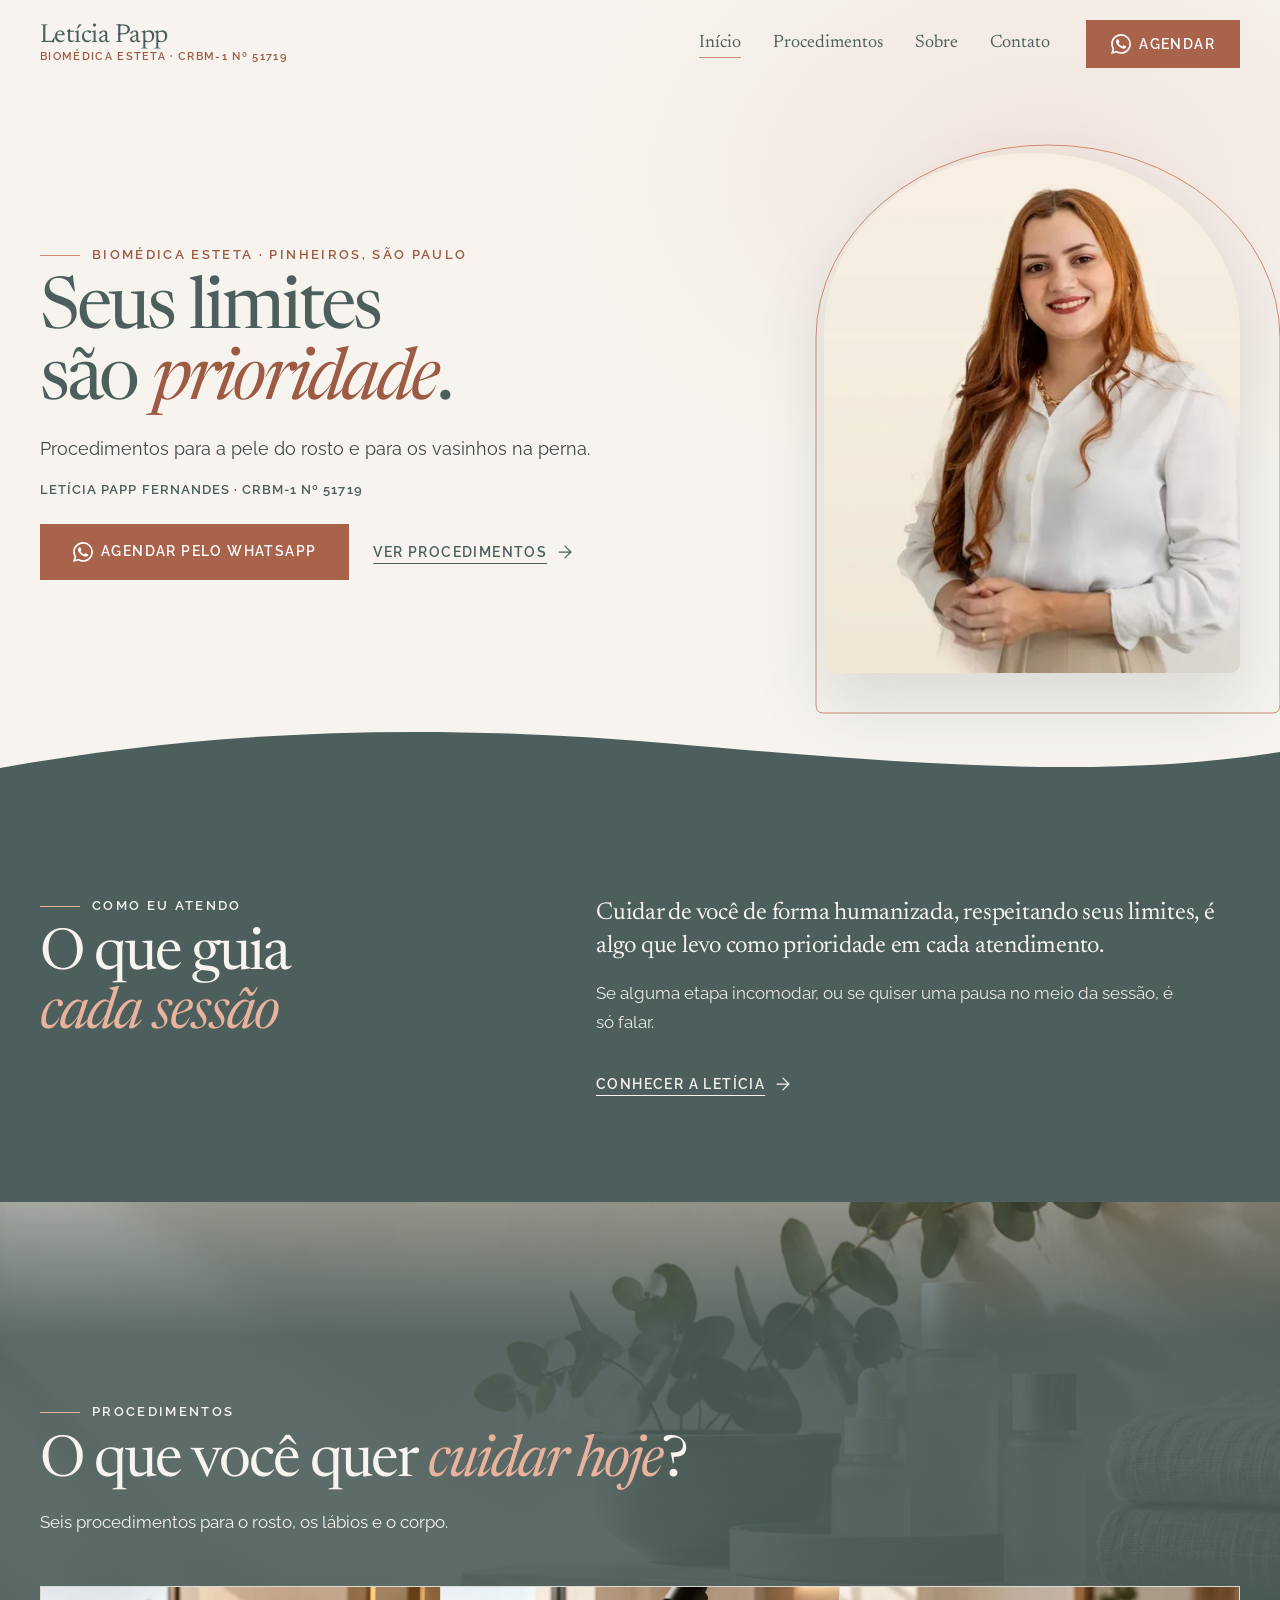
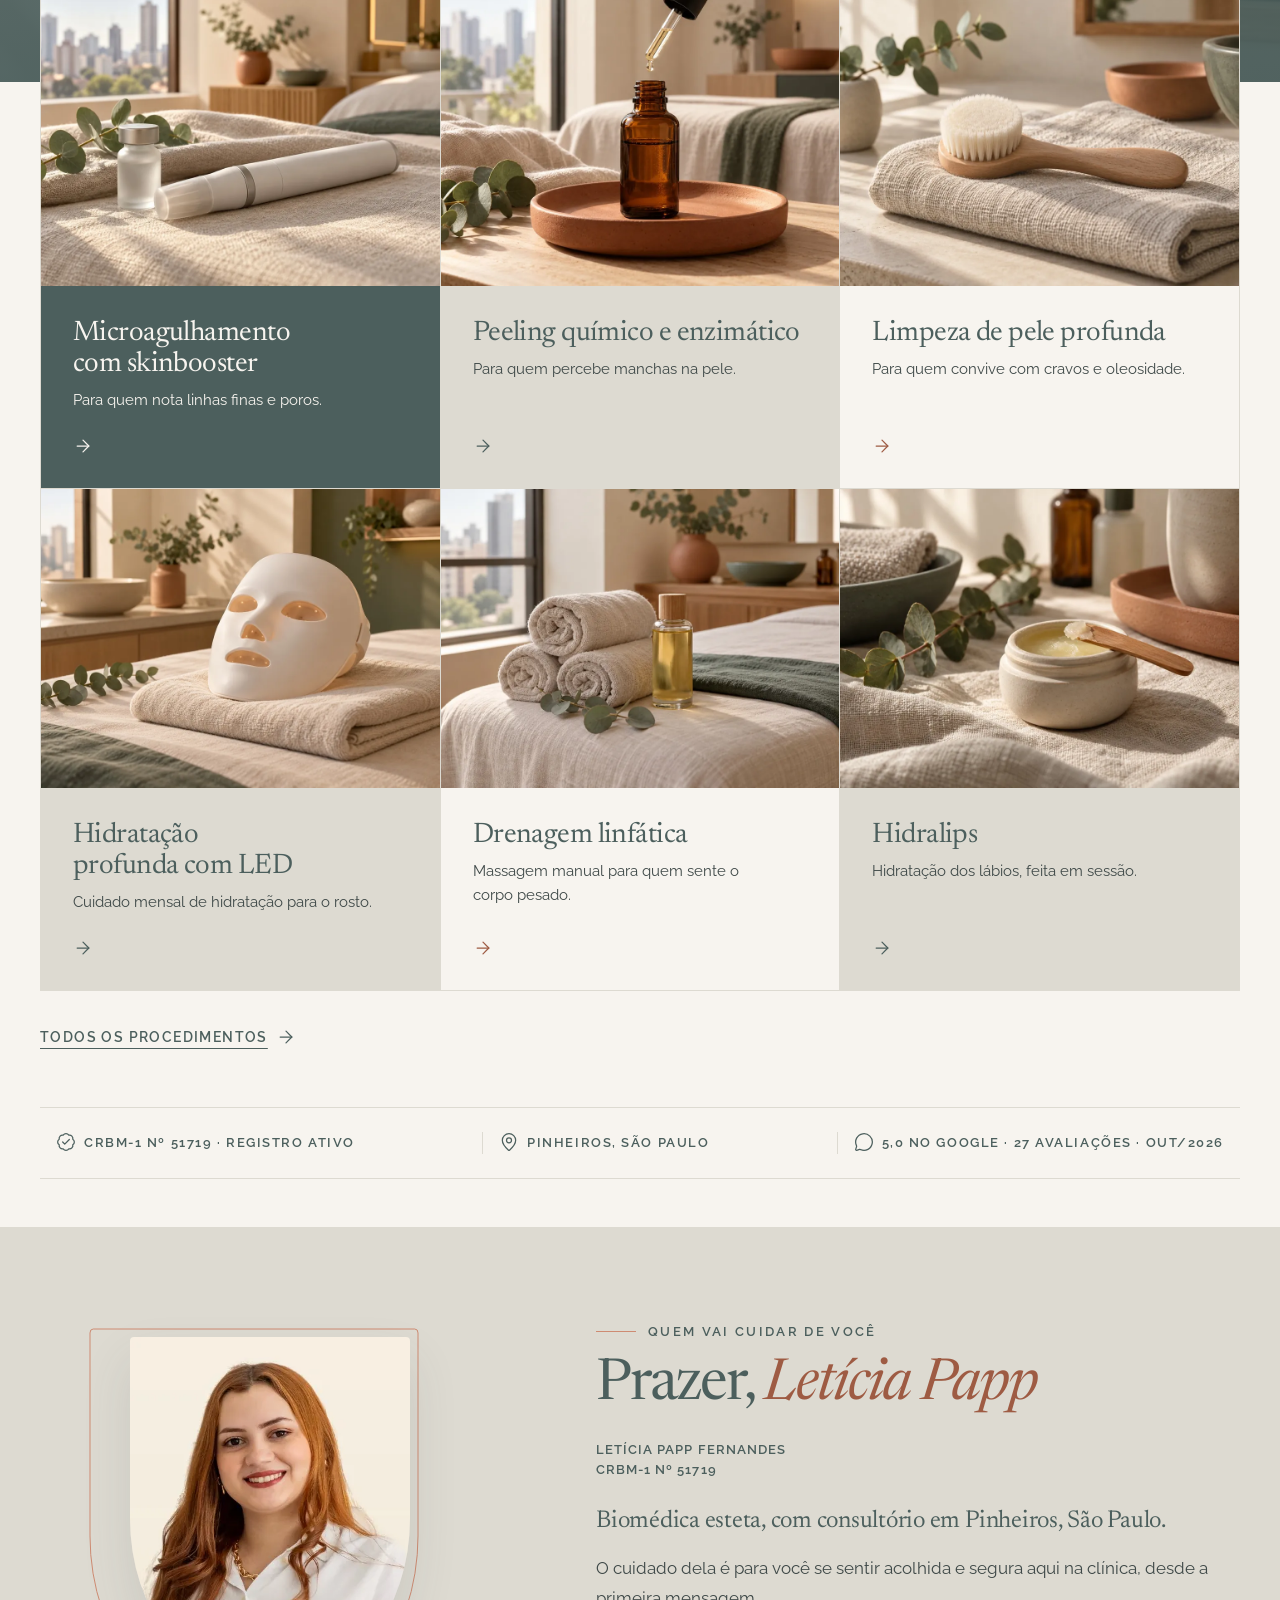
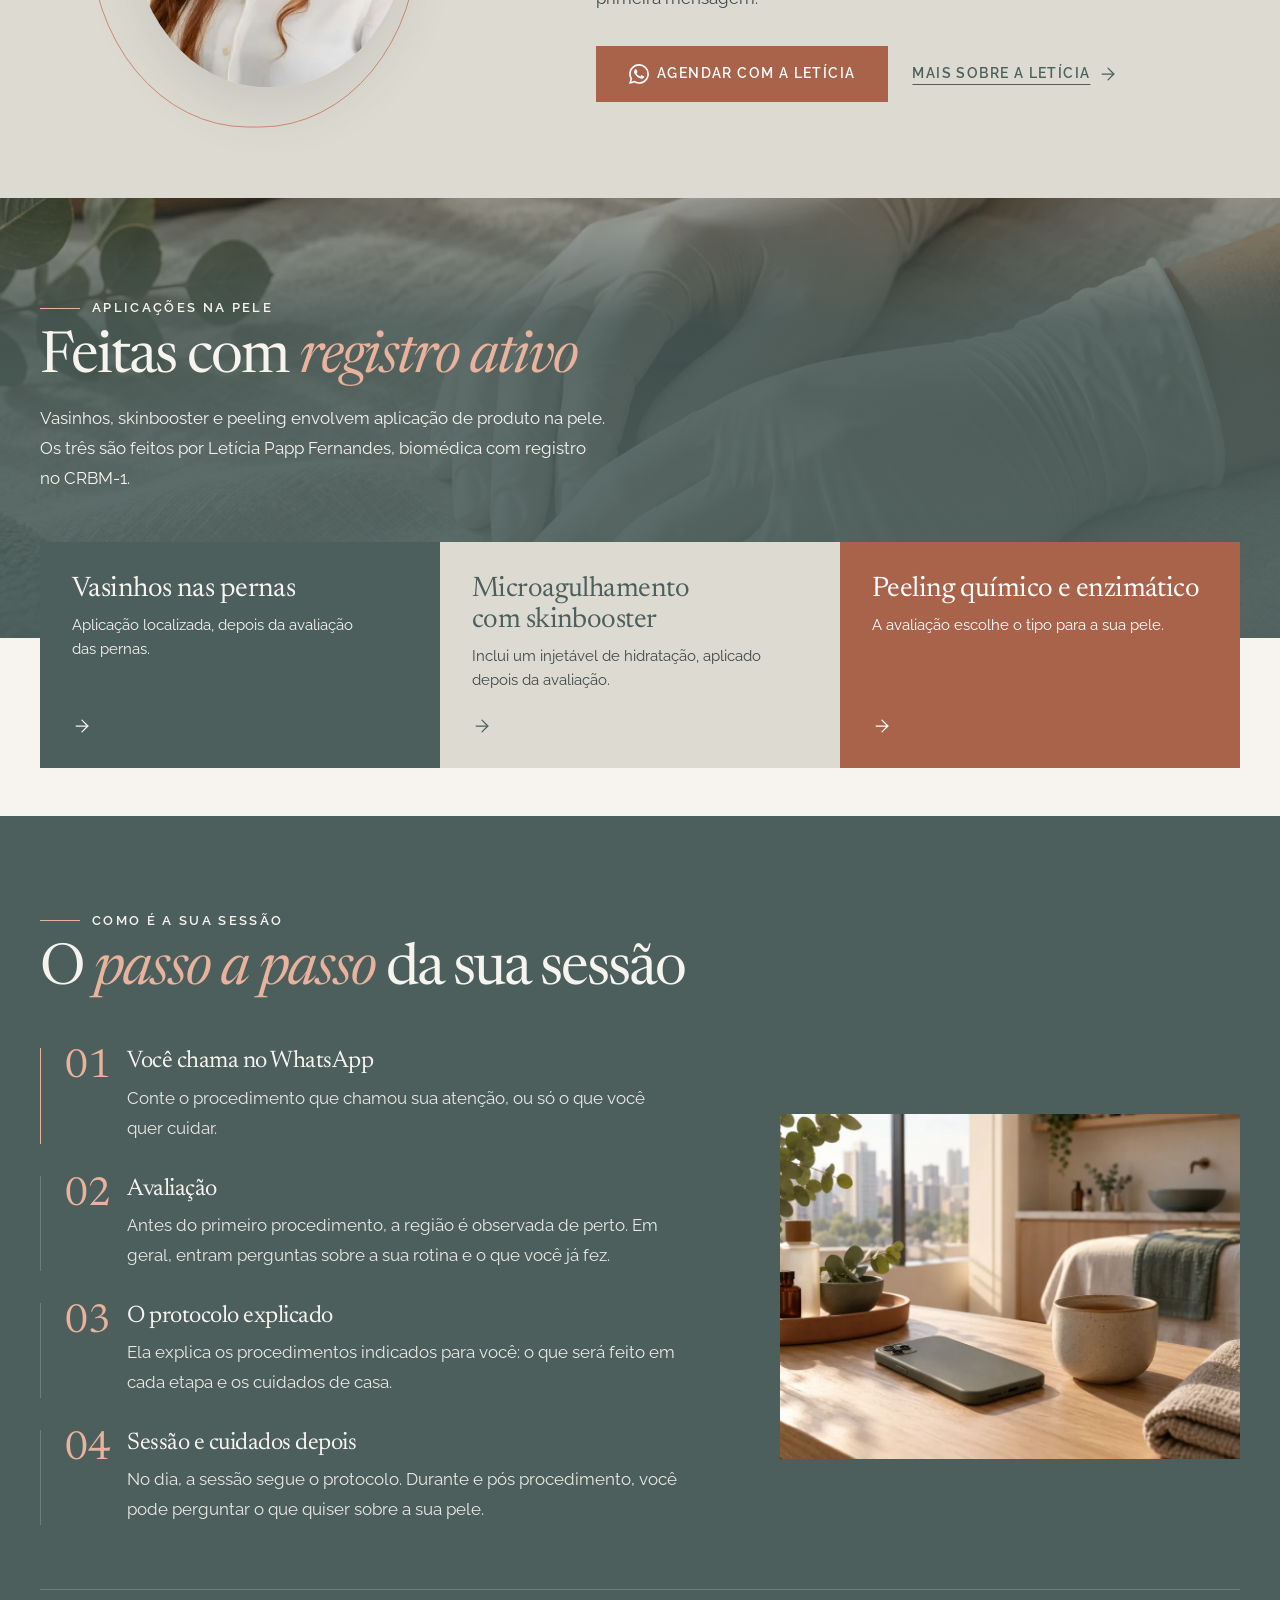
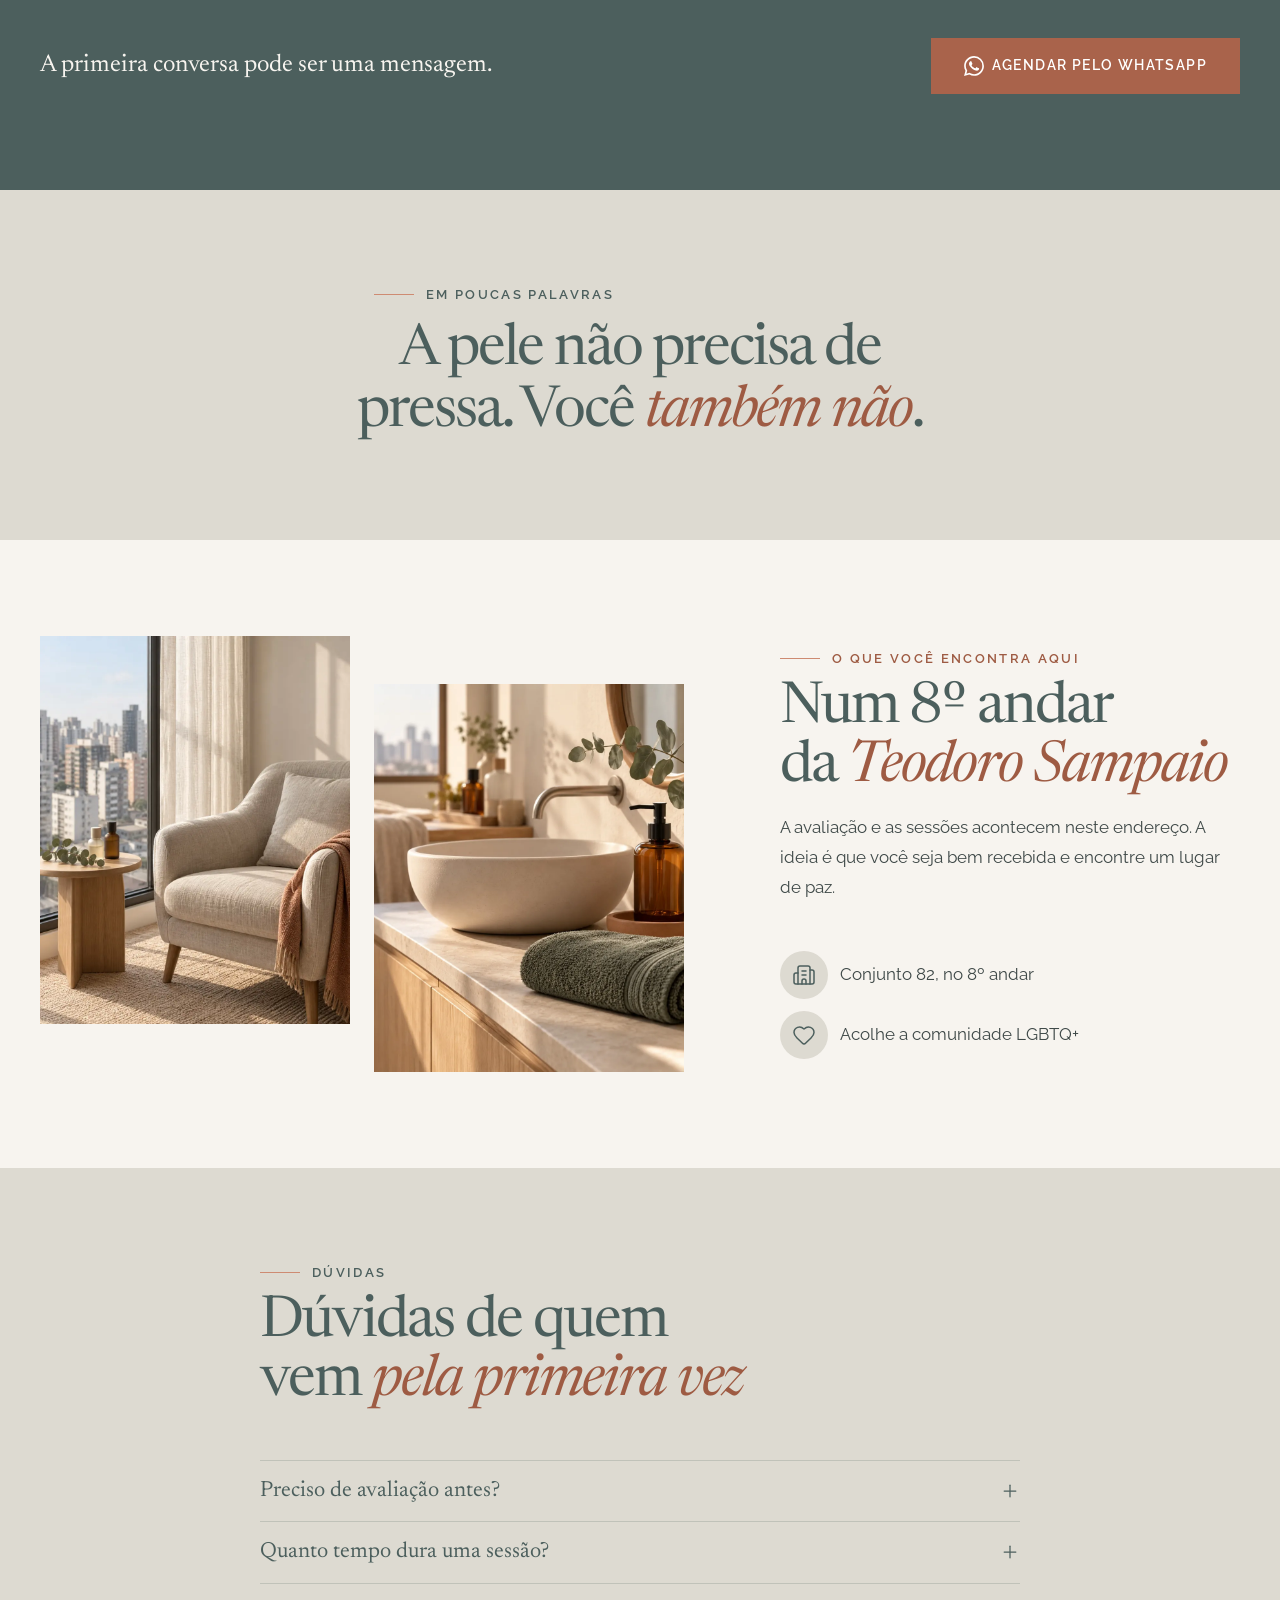
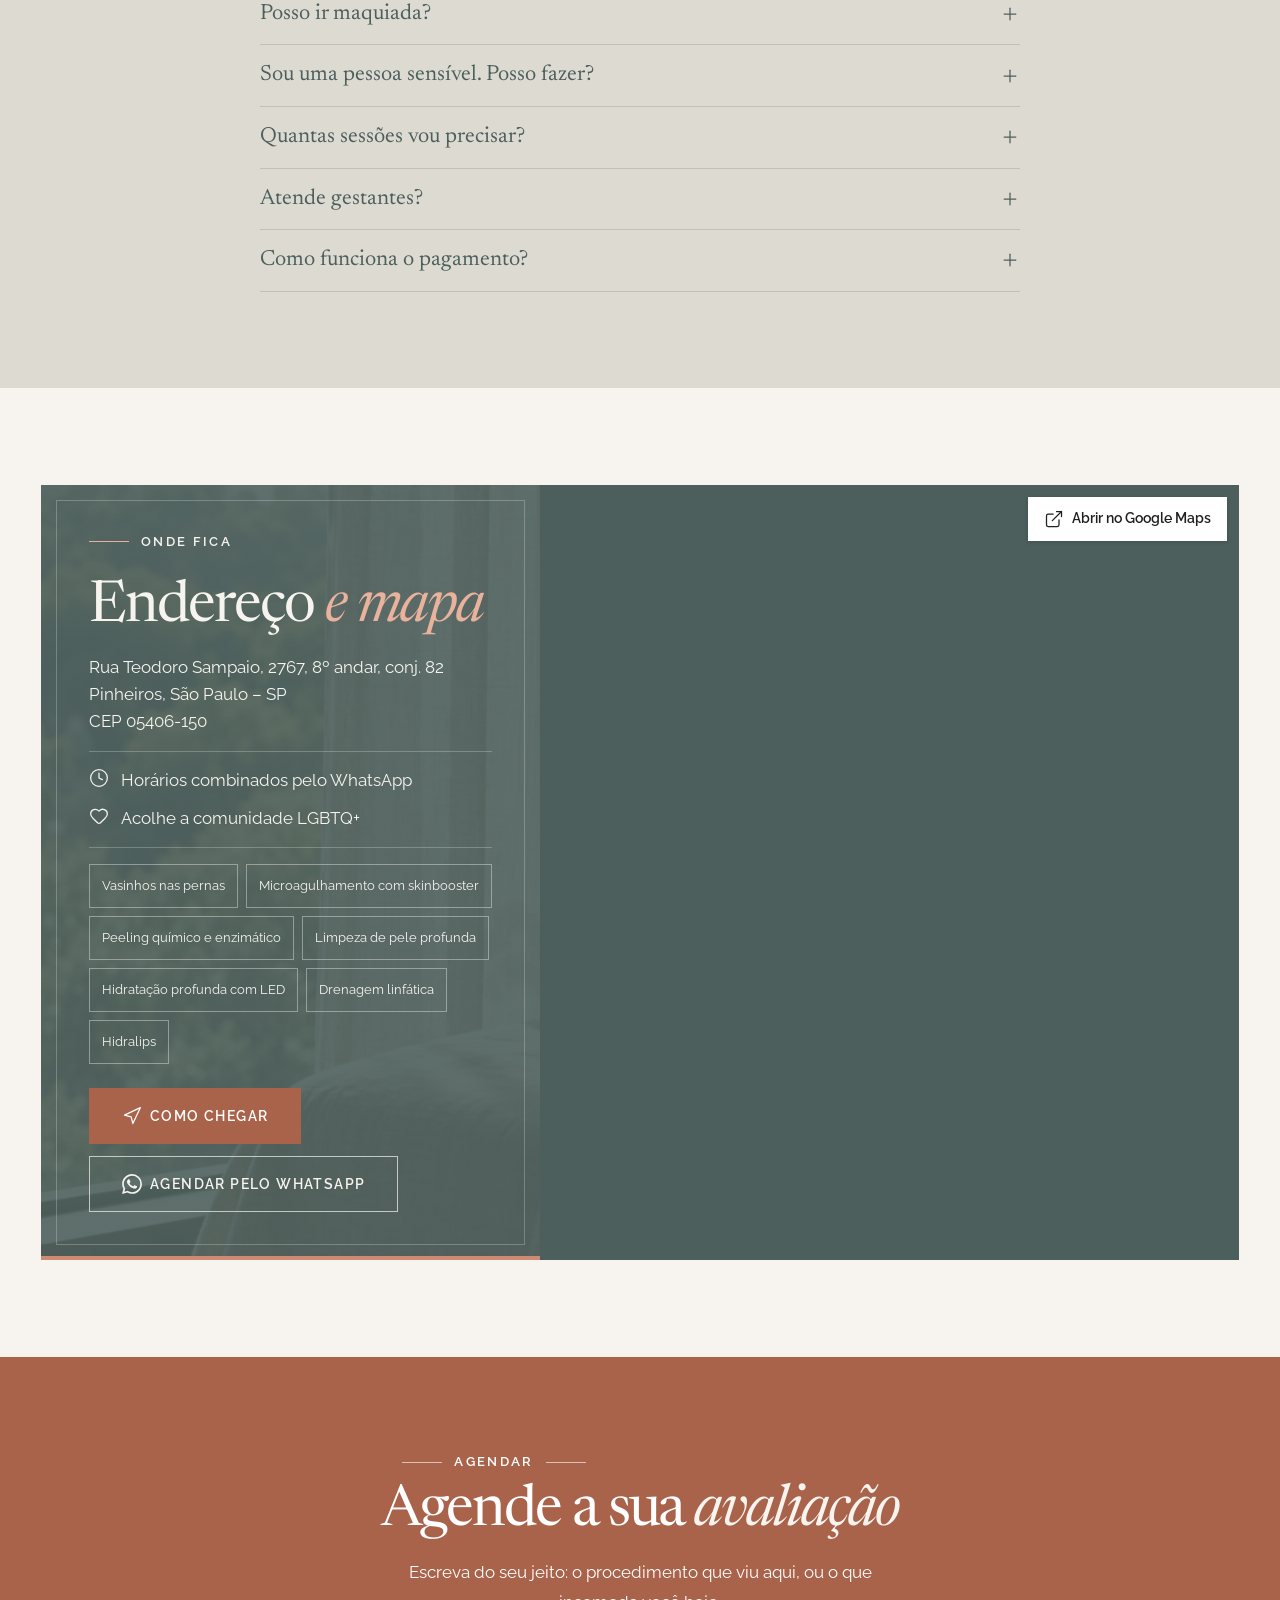
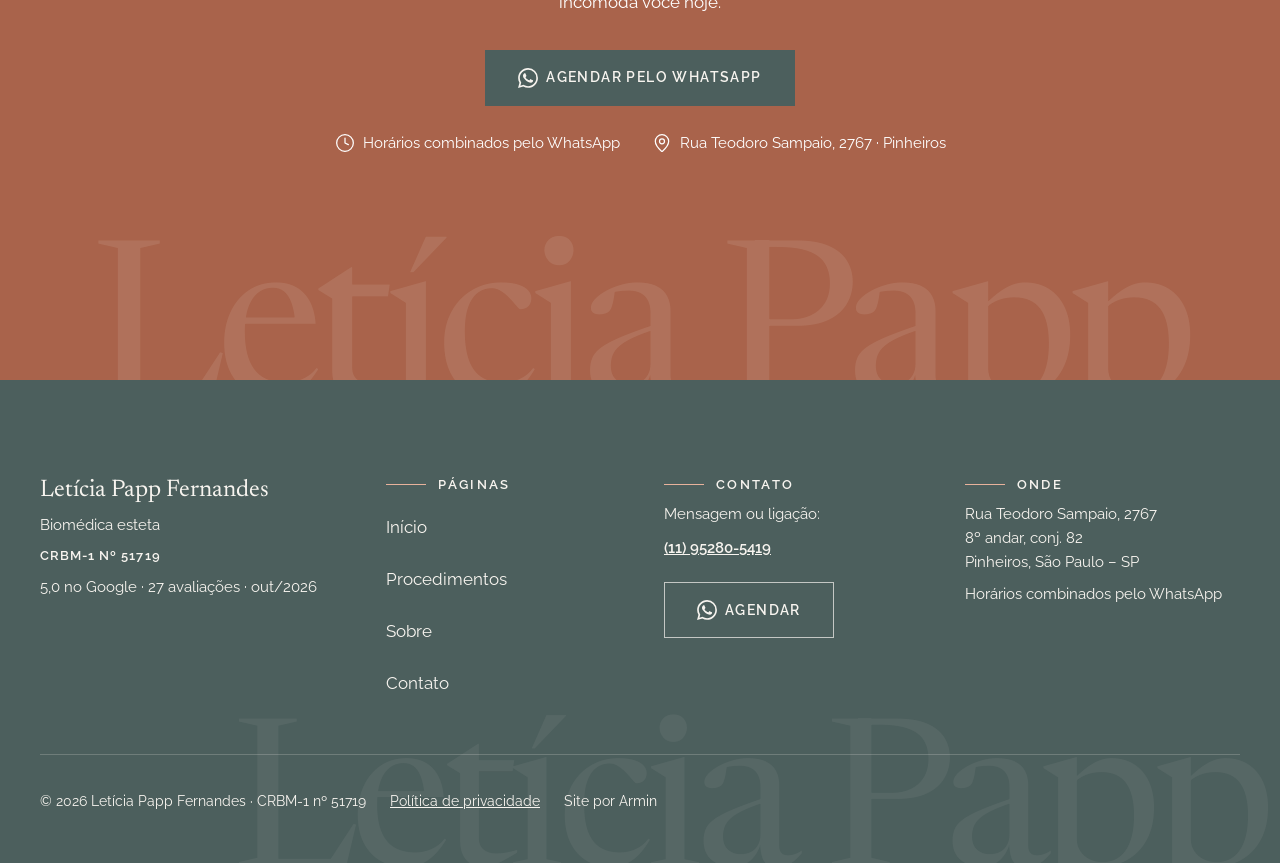
<file: index.html>
<!DOCTYPE html>
<!-- GERADO por _src/build.py a partir de _src/dados.py e _src/partes/. NÃO EDITE ESTE ARQUIVO: edite os dados e rode python3 _src/build.py -->
<html lang="pt-BR">
<head>
<meta charset="UTF-8">
<meta name="viewport" content="width=device-width, initial-scale=1">
<!-- PRÉ-VENDA: não remover até o Armin fechar a venda -->
<meta name="robots" content="noindex, nofollow">
<title>Biomédica esteta em Pinheiros, São Paulo · Letícia Papp</title>
<meta name="description" content="Letícia Papp, biomédica esteta (CRBM-1 nº 51719) em Pinheiros: limpeza de pele, peeling, skinbooster e vasinhos nas pernas. Agende pelo WhatsApp.">
<meta property="og:title" content="Biomédica esteta em Pinheiros, São Paulo · Letícia Papp">
<meta property="og:description" content="Letícia Papp, biomédica esteta (CRBM-1 nº 51719) em Pinheiros: limpeza de pele, peeling, skinbooster e vasinhos nas pernas. Agende pelo WhatsApp.">
<meta property="og:type" content="website">
<meta property="og:locale" content="pt_BR">
<meta property="og:image" content="https://infomediamethods-sys.github.io/leticia-papp-biomedica/assets/img/og-home.jpg">
<meta name="theme-color" content="#F7F4EF">
<link rel="icon" href="data:image/svg+xml,%3Csvg%20xmlns%3D%22http%3A//www.w3.org/2000/svg%22%20viewBox%3D%220%200%2064%2064%22%3E%3Crect%20width%3D%2264%22%20height%3D%2264%22%20rx%3D%2214%22%20fill%3D%22%234C5F5D%22/%3E%3Ctext%20x%3D%2232%22%20y%3D%2242%22%20text-anchor%3D%22middle%22%20font-family%3D%22Newsreader%2CGeorgia%2Cserif%22%20font-size%3D%2227%22%20fill%3D%22%23F7F4EF%22%3ELP%3C/text%3E%3C/svg%3E">
<script>document.documentElement.classList.add('js')</script>
<link rel="preconnect" href="https://fonts.googleapis.com">
<link rel="preconnect" href="https://fonts.gstatic.com" crossorigin>
<link href="https://fonts.googleapis.com/css2?family=Newsreader:ital,opsz,wght@0,6..72,400;1,6..72,400&amp;family=Raleway:wght@400;600&amp;display=swap" rel="stylesheet">
<link rel="preload" as="image" type="image/webp" media="(max-width: 899px)" imagesrcset="assets/img/heroi-opcao-1-480.webp 480w, assets/img/heroi-opcao-1-960.webp 624w" imagesizes="100vw">
<link rel="preload" as="image" type="image/webp" media="(min-width: 900px)" imagesrcset="assets/img/heroi-opcao-1-480.webp 480w, assets/img/heroi-opcao-1-960.webp 624w" imagesizes="(min-width: 900px) 416px, 100vw">
<link rel="stylesheet" href="assets/css/base.css">
<link rel="stylesheet" href="assets/css/style.css">
<script type="application/ld+json">{"@context": "https://schema.org", "@type": "Person", "name": "Letícia Papp Fernandes", "jobTitle": "Biomédica esteta", "url": "https://infomediamethods-sys.github.io/leticia-papp-biomedica/", "hasCredential": {"@type": "EducationalOccupationalCredential", "credentialCategory": "Registro profissional", "name": "CRBM-1 nº 51719", "recognizedBy": {"@type": "Organization", "name": "Conselho Regional de Biomedicina 1ª Região"}}}</script>
<script type="application/ld+json">{"@context": "https://schema.org", "@type": "HealthAndBeautyBusiness", "name": "Letícia Papp · Biomédica esteta", "url": "https://infomediamethods-sys.github.io/leticia-papp-biomedica/", "telephone": "+5511952805419", "image": "https://infomediamethods-sys.github.io/leticia-papp-biomedica/assets/img/og-home.jpg", "address": {"@type": "PostalAddress", "streetAddress": "Rua Teodoro Sampaio, 2767, 8º andar, conj. 82", "addressLocality": "São Paulo", "addressRegion": "SP", "postalCode": "05406-150", "addressCountry": "BR"}, "geo": {"@type": "GeoCoordinates", "latitude": -23.5679633, "longitude": -46.6940981}, "sameAs": ["https://www.google.com/maps/place/Dra+Leticia+Papp+-+Est%C3%A9tica+Avan%C3%A7ada/data=!4m7!3m6!1s0x94ce57583f7b010b:0xf23b4874ce017b2b!8m2!3d-23.5679633!4d-46.6940981!16s%2Fg%2F11x0h5156b!19sChIJCwF7P1hXzpQRK3sBznRIO_I"], "employee": {"@type": "Person", "name": "Letícia Papp Fernandes"}}</script>
<script type="application/ld+json">{"@context": "https://schema.org", "@type": "FAQPage", "mainEntity": [{"@type": "Question", "name": "Preciso de avaliação antes?", "acceptedAnswer": {"@type": "Answer", "text": "Sim. É na avaliação que se decide qual procedimento é indicado para você e se ele pode ser feito agora."}}, {"@type": "Question", "name": "Quanto tempo dura uma sessão?", "acceptedAnswer": {"@type": "Answer", "text": "Muda de um procedimento para outro. Pergunte pelo WhatsApp quando for agendar."}}, {"@type": "Question", "name": "Posso ir maquiada?", "acceptedAnswer": {"@type": "Answer", "text": "Para procedimentos no rosto, o ideal é chegar sem maquiagem. Quando voltar a usar, depende do procedimento feito."}}, {"@type": "Question", "name": "Sou uma pessoa sensível. Posso fazer?", "acceptedAnswer": {"@type": "Answer", "text": "A avaliação define. Conte na primeira mensagem o que já irritou a sua pele antes, ou se você tem receio de algum procedimento."}}, {"@type": "Question", "name": "Quantas sessões vou precisar?", "acceptedAnswer": {"@type": "Answer", "text": "Depende do procedimento e da sua pele. A avaliação define o protocolo."}}, {"@type": "Question", "name": "Atende gestantes?", "acceptedAnswer": {"@type": "Answer", "text": "Pergunte pelo WhatsApp antes de agendar. Na gestação, a avaliação e a liberação médica definem o que pode ser feito."}}, {"@type": "Question", "name": "Como funciona o pagamento?", "acceptedAnswer": {"@type": "Answer", "text": "Valores e formas de pagamento são conversados na avaliação."}}]}</script>

</head>
<body>
<a class="pular-conteudo" href="#conteudo">Pular para o conteúdo</a>
<header data-header class="cabecalho">
  <div class="container cabecalho__linha">
    <a class="marca" href="index.html"><span class="marca__nome">Letícia Papp</span><span class="marca__sub"><span class="nowrap">Biomédica esteta</span><span class="sep" aria-hidden="true"> · </span><span class="nowrap">CRBM&#8209;1 nº 51719</span></span></a>
    <nav class="cabecalho__nav" aria-label="Páginas"><a href="index.html" aria-current="page">Início</a><a href="procedimentos.html">Procedimentos</a><a href="sobre.html">Sobre</a><a href="contato.html">Contato</a></nav>
    <a class="botao botao--primario cabecalho__botao" href="https://wa.me/5511952805419?text=Ol%C3%A1%21%20Vim%20pelo%20site%20e%20quero%20agendar%20uma%20avalia%C3%A7%C3%A3o." target="_blank" rel="noopener" data-origem="cabecalho" aria-label="Agendar pelo WhatsApp com Letícia Papp"><svg class="icone icone--linha icone--marca" width="20" height="20" fill="currentColor" aria-hidden="true" focusable="false" role="img" viewBox="0 0 24 24" xmlns="http://www.w3.org/2000/svg"><path d="M17.472 14.382c-.297-.149-1.758-.867-2.03-.967-.273-.099-.471-.148-.67.15-.197.297-.767.966-.94 1.164-.173.199-.347.223-.644.075-.297-.15-1.255-.463-2.39-1.475-.883-.788-1.48-1.761-1.653-2.059-.173-.297-.018-.458.13-.606.134-.133.298-.347.446-.52.149-.174.198-.298.298-.497.099-.198.05-.371-.025-.52-.075-.149-.669-1.612-.916-2.207-.242-.579-.487-.5-.669-.51-.173-.008-.371-.01-.57-.01-.198 0-.52.074-.792.372-.272.297-1.04 1.016-1.04 2.479 0 1.462 1.065 2.875 1.213 3.074.149.198 2.096 3.2 5.077 4.487.709.306 1.262.489 1.694.625.712.227 1.36.195 1.871.118.571-.085 1.758-.719 2.006-1.413.248-.694.248-1.289.173-1.413-.074-.124-.272-.198-.57-.347m-5.421 7.403h-.004a9.87 9.87 0 01-5.031-1.378l-.361-.214-3.741.982.998-3.648-.235-.374a9.86 9.86 0 01-1.51-5.26c.001-5.45 4.436-9.884 9.888-9.884 2.64 0 5.122 1.03 6.988 2.898a9.825 9.825 0 012.893 6.994c-.003 5.45-4.437 9.884-9.885 9.884m8.413-18.297A11.815 11.815 0 0012.05 0C5.495 0 .16 5.335.157 11.892c0 2.096.547 4.142 1.588 5.945L.057 24l6.305-1.654a11.882 11.882 0 005.683 1.448h.005c6.554 0 11.89-5.335 11.893-11.893a11.821 11.821 0 00-3.48-8.413Z"/></svg><span>Agendar</span></a>
  </div>
</header>

<main id="conteudo">
<section class="heroi heroi--split" id="inicio" data-heroi><div class="container heroi__grade"><div class="heroi__texto"><p class="rotulo entra" style="--atraso:.05s"><span><span class="nowrap">Biomédica esteta</span><span class="sep" aria-hidden="true"> · </span><span class="nowrap">Pinheiros, São Paulo</span></span></p><h1 class="entra" style="--atraso:.15s">Seus limites são <em>prioridade</em>.</h1><p class="heroi__apoio entra" style="--atraso:.25s">Procedimentos para a pele do rosto e para os vasinhos na perna.</p><p class="heroi__registro entra" style="--atraso:.35s"><span class="nowrap">Letícia Papp Fernandes</span><span class="sep" aria-hidden="true"> · </span><span class="nowrap">CRBM&#8209;1 nº 51719</span></p><div class="heroi__acoes entra" style="--atraso:.45s"><a class="botao botao--primario" href="https://wa.me/5511952805419?text=Ol%C3%A1%21%20Vim%20pelo%20site%20e%20quero%20agendar%20uma%20avalia%C3%A7%C3%A3o." target="_blank" rel="noopener" data-origem="geral"><svg class="icone icone--linha icone--marca" width="20" height="20" fill="currentColor" aria-hidden="true" focusable="false" role="img" viewBox="0 0 24 24" xmlns="http://www.w3.org/2000/svg"><path d="M17.472 14.382c-.297-.149-1.758-.867-2.03-.967-.273-.099-.471-.148-.67.15-.197.297-.767.966-.94 1.164-.173.199-.347.223-.644.075-.297-.15-1.255-.463-2.39-1.475-.883-.788-1.48-1.761-1.653-2.059-.173-.297-.018-.458.13-.606.134-.133.298-.347.446-.52.149-.174.198-.298.298-.497.099-.198.05-.371-.025-.52-.075-.149-.669-1.612-.916-2.207-.242-.579-.487-.5-.669-.51-.173-.008-.371-.01-.57-.01-.198 0-.52.074-.792.372-.272.297-1.04 1.016-1.04 2.479 0 1.462 1.065 2.875 1.213 3.074.149.198 2.096 3.2 5.077 4.487.709.306 1.262.489 1.694.625.712.227 1.36.195 1.871.118.571-.085 1.758-.719 2.006-1.413.248-.694.248-1.289.173-1.413-.074-.124-.272-.198-.57-.347m-5.421 7.403h-.004a9.87 9.87 0 01-5.031-1.378l-.361-.214-3.741.982.998-3.648-.235-.374a9.86 9.86 0 01-1.51-5.26c.001-5.45 4.436-9.884 9.888-9.884 2.64 0 5.122 1.03 6.988 2.898a9.825 9.825 0 012.893 6.994c-.003 5.45-4.437 9.884-9.885 9.884m8.413-18.297A11.815 11.815 0 0012.05 0C5.495 0 .16 5.335.157 11.892c0 2.096.547 4.142 1.588 5.945L.057 24l6.305-1.654a11.882 11.882 0 005.683 1.448h.005c6.554 0 11.89-5.335 11.893-11.893a11.821 11.821 0 00-3.48-8.413Z"/></svg><span>Agendar pelo WhatsApp</span></a><a class="link-seta" href="#procedimentos"><span>Ver procedimentos</span><svg aria-hidden="true" focusable="false" class="icone icone--linha icone--arrow-right" xmlns="http://www.w3.org/2000/svg" width="20" height="20" viewBox="0 0 24 24" fill="none" stroke="currentColor" stroke-width="1.5" stroke-linecap="round" stroke-linejoin="round" ><path d="M5 12h14" /><path d="m12 5 7 7-7 7" /></svg></a></div></div><div class="arco arco--arco arco--retrato heroi__arco arco--teto-416" data-heroi-opcoes='{&quot;1&quot;: {&quot;cel&quot;: &quot;assets/img/heroi-opcao-1-480.webp 480w, assets/img/heroi-opcao-1-960.webp 624w&quot;, &quot;pc&quot;: &quot;assets/img/heroi-opcao-1-480.webp 480w, assets/img/heroi-opcao-1-960.webp 624w&quot;, &quot;src&quot;: &quot;assets/img/heroi-opcao-1-960.jpg&quot;, &quot;cls&quot;: &quot;&quot;}, &quot;2&quot;: {&quot;cel&quot;: &quot;assets/img/heroi-opcao-2-480.webp 420w&quot;, &quot;pc&quot;: &quot;assets/img/heroi-opcao-2-480.webp 420w&quot;, &quot;src&quot;: &quot;assets/img/heroi-opcao-2-960.jpg&quot;, &quot;cls&quot;: &quot;arco--teto-280&quot;}, &quot;3&quot;: {&quot;cel&quot;: &quot;assets/img/heroi-opcao-3-480.webp 480w, assets/img/heroi-opcao-3-960.webp 960w&quot;, &quot;pc&quot;: &quot;assets/img/heroi-opcao-3-960.webp 960w, assets/img/heroi-opcao-3-1600.webp 1600w&quot;, &quot;src&quot;: &quot;assets/img/heroi-opcao-3-960.jpg&quot;, &quot;cls&quot;: &quot;arco--teto-livre&quot;}}'><svg class="arco__moldura" viewBox="0 0 100 100" preserveAspectRatio="none" aria-hidden="true" focusable="false"><path d="M0,34 A50,34 0 0 1 100,34 L100,98.5 Q100,100 98.5,100 L1.5,100 Q0,100 0,98.5 Z" vector-effect="non-scaling-stroke"/></svg><div class="arco__foto"><picture><source type="image/webp" media="(max-width: 899px)" srcset="assets/img/heroi-opcao-1-480.webp 480w, assets/img/heroi-opcao-1-960.webp 624w" sizes="100vw"><source type="image/webp" srcset="assets/img/heroi-opcao-1-480.webp 480w, assets/img/heroi-opcao-1-960.webp 624w" sizes="(min-width: 900px) 416px, 100vw"><img src="assets/img/heroi-opcao-1-960.jpg" width="960" height="1200" alt="Letícia Papp Fernandes, biomédica esteta" decoding="async" fetchpriority="high"></picture></div></div></div></section>
<section class="secao secao--escuro faixa-lead" id="como-atende"><svg class="onda" viewBox="0 0 1440 80" preserveAspectRatio="none" aria-hidden="true" focusable="false"><path d="M0,80 L0,46 C240,8 480,0 760,22 C1020,42 1240,58 1440,30 L1440,80 Z"/></svg><div class="container faixa-lead__grade"><div class="cabeca revelar cabeca--clara"><p class="rotulo rotulo--claro">Como eu atendo</p><h2>O que guia <em>cada sessão</em></h2></div><div class="faixa-lead__texto revelar"><p class="lead">Cuidar de você de forma humanizada, respeitando seus limites, é algo que levo como prioridade em cada atendimento.</p><p>Se alguma etapa incomodar, ou se quiser uma pausa no meio da sessão, é só falar.</p><p class="faixa-lead__link"><a class="link-seta link-seta--claro" href="sobre.html"><span>Conhecer a Letícia</span><svg aria-hidden="true" focusable="false" class="icone icone--linha icone--arrow-right" xmlns="http://www.w3.org/2000/svg" width="20" height="20" viewBox="0 0 24 24" fill="none" stroke="currentColor" stroke-width="1.5" stroke-linecap="round" stroke-linejoin="round" ><path d="M5 12h14" /><path d="m12 5 7 7-7 7" /></svg></a></p></div></div></section>
<section class="secao painel painel--portas" id="procedimentos"><div class="painel__fundo"><div class="midia proporcao-heroi painel__midia"><picture><source type="image/webp" media="(max-width: 899px)" srcset="assets/img/painel-portas-480.webp 480w, assets/img/painel-portas-960.webp 960w" sizes="100vw"><source type="image/webp" srcset="assets/img/painel-portas-960.webp 960w, assets/img/painel-portas-1600.webp 1600w" sizes="100vw"><img src="assets/img/painel-portas-960.jpg" width="960" height="640" alt="Prateleira de madeira com frascos foscos, toalhas dobradas e ramos de eucalipto" decoding="async" ></picture></div><div class="painel__veu"></div><div class="container painel__cabeca"><div class="cabeca revelar cabeca--clara"><p class="rotulo rotulo--claro">Procedimentos</p><h2>O que você quer <em>cuidar hoje</em>?</h2><p class="apoio">Seis procedimentos para o rosto, os lábios e o corpo.</p></div></div></div><div class="container painel__corpo"><ul class="grade grade--3 grade--colada grade--portas" role="list"><li class="revelar"><a class="card card--link" href="procedimentos-microagulhamento.html"><div class="midia proporcao-card card__midia"><picture><source type="image/webp" media="(max-width: 899px)" srcset="assets/img/porta-microagulhamento-480.webp 480w, assets/img/porta-microagulhamento-960.webp 960w" sizes="40vw"><source type="image/webp" srcset="assets/img/porta-microagulhamento-960.webp 960w, assets/img/porta-microagulhamento-1600.webp 1600w" sizes="(min-width: 900px) 400px, 40vw"><img src="assets/img/porta-microagulhamento-960.jpg" width="960" height="720" alt="Caneta de microagulhamento tampada sobre linho, ao lado de um frasco fosco" decoding="async" ></picture></div><div class="card__corpo"><h3 class="card__titulo">Microagulhamento com skinbooster</h3><p class="card__texto">Para quem nota linhas finas e poros.</p><span class="card__seta"><svg aria-hidden="true" focusable="false" class="icone icone--linha icone--arrow-right" xmlns="http://www.w3.org/2000/svg" width="20" height="20" viewBox="0 0 24 24" fill="none" stroke="currentColor" stroke-width="1.5" stroke-linecap="round" stroke-linejoin="round" ><path d="M5 12h14" /><path d="m12 5 7 7-7 7" /></svg></span></div></a></li><li class="revelar"><a class="card card--link" href="procedimentos-peeling.html"><div class="midia proporcao-card card__midia"><picture><source type="image/webp" media="(max-width: 899px)" srcset="assets/img/porta-peeling-480.webp 480w, assets/img/porta-peeling-960.webp 960w" sizes="40vw"><source type="image/webp" srcset="assets/img/porta-peeling-960.webp 960w, assets/img/porta-peeling-1600.webp 1600w" sizes="(min-width: 900px) 400px, 40vw"><img src="assets/img/porta-peeling-960.jpg" width="960" height="720" alt="Frasco âmbar com conta-gotas sobre bandeja de cerâmica" decoding="async" loading="lazy"></picture></div><div class="card__corpo"><h3 class="card__titulo">Peeling químico e enzimático</h3><p class="card__texto">Para quem percebe manchas na pele.</p><span class="card__seta"><svg aria-hidden="true" focusable="false" class="icone icone--linha icone--arrow-right" xmlns="http://www.w3.org/2000/svg" width="20" height="20" viewBox="0 0 24 24" fill="none" stroke="currentColor" stroke-width="1.5" stroke-linecap="round" stroke-linejoin="round" ><path d="M5 12h14" /><path d="m12 5 7 7-7 7" /></svg></span></div></a></li><li class="revelar"><a class="card card--link" href="procedimentos-limpeza-de-pele.html"><div class="midia proporcao-card card__midia"><picture><source type="image/webp" media="(max-width: 899px)" srcset="assets/img/porta-limpeza-de-pele-480.webp 480w, assets/img/porta-limpeza-de-pele-960.webp 960w" sizes="40vw"><source type="image/webp" srcset="assets/img/porta-limpeza-de-pele-960.webp 960w, assets/img/porta-limpeza-de-pele-1600.webp 1600w" sizes="(min-width: 900px) 400px, 40vw"><img src="assets/img/porta-limpeza-de-pele-960.jpg" width="960" height="720" alt="Escova facial de cabo de madeira sobre toalha de linho" decoding="async" loading="lazy"></picture></div><div class="card__corpo"><h3 class="card__titulo">Limpeza de pele profunda</h3><p class="card__texto">Para quem convive com cravos e oleosidade.</p><span class="card__seta"><svg aria-hidden="true" focusable="false" class="icone icone--linha icone--arrow-right" xmlns="http://www.w3.org/2000/svg" width="20" height="20" viewBox="0 0 24 24" fill="none" stroke="currentColor" stroke-width="1.5" stroke-linecap="round" stroke-linejoin="round" ><path d="M5 12h14" /><path d="m12 5 7 7-7 7" /></svg></span></div></a></li><li class="revelar"><a class="card card--link" href="procedimentos-hidratacao-profunda.html"><div class="midia proporcao-card card__midia"><picture><source type="image/webp" media="(max-width: 899px)" srcset="assets/img/porta-hidratacao-profunda-480.webp 480w, assets/img/porta-hidratacao-profunda-960.webp 960w" sizes="40vw"><source type="image/webp" srcset="assets/img/porta-hidratacao-profunda-960.webp 960w, assets/img/porta-hidratacao-profunda-1600.webp 1600w" sizes="(min-width: 900px) 400px, 40vw"><img src="assets/img/porta-hidratacao-profunda-960.jpg" width="960" height="720" alt="Máscara facial de LED apoiada sobre toalha creme" decoding="async" loading="lazy"></picture></div><div class="card__corpo"><h3 class="card__titulo">Hidratação profunda com LED</h3><p class="card__texto">Cuidado mensal de hidratação para o rosto.</p><span class="card__seta"><svg aria-hidden="true" focusable="false" class="icone icone--linha icone--arrow-right" xmlns="http://www.w3.org/2000/svg" width="20" height="20" viewBox="0 0 24 24" fill="none" stroke="currentColor" stroke-width="1.5" stroke-linecap="round" stroke-linejoin="round" ><path d="M5 12h14" /><path d="m12 5 7 7-7 7" /></svg></span></div></a></li><li class="revelar"><a class="card card--link" href="procedimentos-drenagem-linfatica.html"><div class="midia proporcao-card card__midia"><picture><source type="image/webp" media="(max-width: 899px)" srcset="assets/img/porta-drenagem-linfatica-480.webp 480w, assets/img/porta-drenagem-linfatica-960.webp 960w" sizes="40vw"><source type="image/webp" srcset="assets/img/porta-drenagem-linfatica-960.webp 960w, assets/img/porta-drenagem-linfatica-1600.webp 1600w" sizes="(min-width: 900px) 400px, 40vw"><img src="assets/img/porta-drenagem-linfatica-960.jpg" width="960" height="720" alt="Toalhas de linho enroladas e garrafa de vidro" decoding="async" loading="lazy"></picture></div><div class="card__corpo"><h3 class="card__titulo">Drenagem linfática</h3><p class="card__texto">Massagem manual para quem sente o corpo pesado.</p><span class="card__seta"><svg aria-hidden="true" focusable="false" class="icone icone--linha icone--arrow-right" xmlns="http://www.w3.org/2000/svg" width="20" height="20" viewBox="0 0 24 24" fill="none" stroke="currentColor" stroke-width="1.5" stroke-linecap="round" stroke-linejoin="round" ><path d="M5 12h14" /><path d="m12 5 7 7-7 7" /></svg></span></div></a></li><li class="revelar"><a class="card card--link" href="procedimentos-hidralips.html"><div class="midia proporcao-card card__midia"><picture><source type="image/webp" media="(max-width: 899px)" srcset="assets/img/porta-hidralips-480.webp 480w, assets/img/porta-hidralips-960.webp 960w" sizes="40vw"><source type="image/webp" srcset="assets/img/porta-hidralips-960.webp 960w, assets/img/porta-hidralips-1600.webp 1600w" sizes="(min-width: 900px) 400px, 40vw"><img src="assets/img/porta-hidralips-960.jpg" width="960" height="720" alt="Pote de cerâmica com bálsamo labial e espátula de madeira" decoding="async" loading="lazy"></picture></div><div class="card__corpo"><h3 class="card__titulo">Hidralips</h3><p class="card__texto">Hidratação dos lábios, feita em sessão.</p><span class="card__seta"><svg aria-hidden="true" focusable="false" class="icone icone--linha icone--arrow-right" xmlns="http://www.w3.org/2000/svg" width="20" height="20" viewBox="0 0 24 24" fill="none" stroke="currentColor" stroke-width="1.5" stroke-linecap="round" stroke-linejoin="round" ><path d="M5 12h14" /><path d="m12 5 7 7-7 7" /></svg></span></div></a></li></ul><p class="secao__link revelar"><a class="link-seta" href="procedimentos.html"><span>Todos os procedimentos</span><svg aria-hidden="true" focusable="false" class="icone icone--linha icone--arrow-right" xmlns="http://www.w3.org/2000/svg" width="20" height="20" viewBox="0 0 24 24" fill="none" stroke="currentColor" stroke-width="1.5" stroke-linecap="round" stroke-linejoin="round" ><path d="M5 12h14" /><path d="m12 5 7 7-7 7" /></svg></a></p></div></section>
<section class="faixa-fatos" aria-label="Fatos"><div class="container"><ul class="faixa-fatos__lista revelar" role="list"><li><svg aria-hidden="true" focusable="false" class="icone icone--linha icone--badge-check" xmlns="http://www.w3.org/2000/svg" width="20" height="20" viewBox="0 0 24 24" fill="none" stroke="currentColor" stroke-width="1.5" stroke-linecap="round" stroke-linejoin="round" ><path d="M3.85 8.62a4 4 0 0 1 4.78-4.77 4 4 0 0 1 6.74 0 4 4 0 0 1 4.78 4.78 4 4 0 0 1 0 6.74 4 4 0 0 1-4.77 4.78 4 4 0 0 1-6.75 0 4 4 0 0 1-4.78-4.77 4 4 0 0 1 0-6.76Z" /><path d="m16 9-5.5 5.5L8 12" /></svg><span><span class="nowrap">CRBM&#8209;1 nº 51719</span><span class="sep sep--quebra" aria-hidden="true"> · </span><span class="nowrap">registro ativo</span></span></li><li><svg aria-hidden="true" focusable="false" class="icone icone--linha icone--map-pin" xmlns="http://www.w3.org/2000/svg" width="20" height="20" viewBox="0 0 24 24" fill="none" stroke="currentColor" stroke-width="1.5" stroke-linecap="round" stroke-linejoin="round" ><path d="M20 10c0 4.993-5.539 10.193-7.399 11.799a1 1 0 0 1-1.202 0C9.539 20.193 4 14.993 4 10a8 8 0 0 1 16 0" /><circle cx="12" cy="10" r="3" /></svg><span><span class="nowrap">Pinheiros, São Paulo</span></span></li><li><svg aria-hidden="true" focusable="false" class="icone icone--linha icone--message-circle" xmlns="http://www.w3.org/2000/svg" width="20" height="20" viewBox="0 0 24 24" fill="none" stroke="currentColor" stroke-width="1.5" stroke-linecap="round" stroke-linejoin="round" ><path d="M2.992 16.342a2 2 0 0 1 .094 1.167l-1.065 3.29a1 1 0 0 0 1.236 1.168l3.413-.998a2 2 0 0 1 1.099.092 10 10 0 1 0-4.777-4.719" /></svg><span><span class="nowrap">5,0 no Google</span><span class="sep" aria-hidden="true"> · </span><span class="nowrap">27 avaliações</span><span class="sep sep--quebra" aria-hidden="true"> · </span><span class="nowrap">out/2026</span></span></li></ul></div></section>
<section class="secao secao--claro-2 pessoa" id="sobre"><div class="container pessoa__grade"><div class="pessoa__midia revelar"><div class="arco arco--invertido arco--retrato pessoa__arco arco--teto-280"><svg class="arco__moldura" viewBox="0 0 100 100" preserveAspectRatio="none" aria-hidden="true" focusable="false"><path d="M1,0 L99,0 Q100,0 100,1 L100,52 A48,48 0 0 1 52,100 L48,100 A48,48 0 0 1 0,52 L0,1 Q0,0 1,0 Z" vector-effect="non-scaling-stroke"/></svg><div class="arco__foto"><picture><source type="image/webp" media="(max-width: 899px)" srcset="assets/img/profissional-480.webp 420w" sizes="100vw"><source type="image/webp" srcset="assets/img/profissional-480.webp 420w" sizes="(min-width: 900px) 373px, 100vw"><img src="assets/img/profissional-960.jpg" width="960" height="1200" alt="Letícia Papp Fernandes sorrindo, de camisa branca" decoding="async" loading="lazy"></picture></div></div></div><div class="pessoa__texto"><div class="cabeca revelar"><p class="rotulo">Quem vai cuidar de você</p><h2>Prazer, <em>Letícia Papp</em></h2></div><div class="revelar"><p class="pessoa__registro">Letícia Papp Fernandes<br><span class="nowrap">CRBM&#8209;1 nº 51719</span></p><p class="lead">Biomédica esteta, com consultório em Pinheiros, São Paulo.</p><p>O cuidado dela é para você se sentir acolhida e segura aqui na clínica, desde a primeira mensagem.</p><div class="pessoa__acoes"><a class="botao botao--primario" href="https://wa.me/5511952805419?text=Ol%C3%A1%21%20Vim%20pelo%20site%20e%20quero%20agendar%20com%20a%20Let%C3%ADcia." target="_blank" rel="noopener" data-origem="sobre"><svg class="icone icone--linha icone--marca" width="20" height="20" fill="currentColor" aria-hidden="true" focusable="false" role="img" viewBox="0 0 24 24" xmlns="http://www.w3.org/2000/svg"><path d="M17.472 14.382c-.297-.149-1.758-.867-2.03-.967-.273-.099-.471-.148-.67.15-.197.297-.767.966-.94 1.164-.173.199-.347.223-.644.075-.297-.15-1.255-.463-2.39-1.475-.883-.788-1.48-1.761-1.653-2.059-.173-.297-.018-.458.13-.606.134-.133.298-.347.446-.52.149-.174.198-.298.298-.497.099-.198.05-.371-.025-.52-.075-.149-.669-1.612-.916-2.207-.242-.579-.487-.5-.669-.51-.173-.008-.371-.01-.57-.01-.198 0-.52.074-.792.372-.272.297-1.04 1.016-1.04 2.479 0 1.462 1.065 2.875 1.213 3.074.149.198 2.096 3.2 5.077 4.487.709.306 1.262.489 1.694.625.712.227 1.36.195 1.871.118.571-.085 1.758-.719 2.006-1.413.248-.694.248-1.289.173-1.413-.074-.124-.272-.198-.57-.347m-5.421 7.403h-.004a9.87 9.87 0 01-5.031-1.378l-.361-.214-3.741.982.998-3.648-.235-.374a9.86 9.86 0 01-1.51-5.26c.001-5.45 4.436-9.884 9.888-9.884 2.64 0 5.122 1.03 6.988 2.898a9.825 9.825 0 012.893 6.994c-.003 5.45-4.437 9.884-9.885 9.884m8.413-18.297A11.815 11.815 0 0012.05 0C5.495 0 .16 5.335.157 11.892c0 2.096.547 4.142 1.588 5.945L.057 24l6.305-1.654a11.882 11.882 0 005.683 1.448h.005c6.554 0 11.89-5.335 11.893-11.893a11.821 11.821 0 00-3.48-8.413Z"/></svg><span>Agendar com a Letícia</span></a><a class="link-seta" href="sobre.html"><span>Mais sobre a Letícia</span><svg aria-hidden="true" focusable="false" class="icone icone--linha icone--arrow-right" xmlns="http://www.w3.org/2000/svg" width="20" height="20" viewBox="0 0 24 24" fill="none" stroke="currentColor" stroke-width="1.5" stroke-linecap="round" stroke-linejoin="round" ><path d="M5 12h14" /><path d="m12 5 7 7-7 7" /></svg></a></div></div></div></div></section>
<section class="secao painel painel--coloridos" id="cuidados"><div class="painel__fundo"><div class="midia proporcao-heroi painel__midia"><picture><source type="image/webp" media="(max-width: 899px)" srcset="assets/img/painel-cuidados-480.webp 480w, assets/img/painel-cuidados-960.webp 960w" sizes="100vw"><source type="image/webp" srcset="assets/img/painel-cuidados-960.webp 960w, assets/img/painel-cuidados-1600.webp 1600w" sizes="100vw"><img src="assets/img/painel-cuidados-960.jpg" width="960" height="640" alt="Mãos com luvas brancas descansando sobre linho" decoding="async" loading="lazy"></picture></div><div class="painel__veu"></div><div class="container painel__cabeca"><div class="cabeca revelar cabeca--clara"><p class="rotulo rotulo--claro">Aplicações na pele</p><h2>Feitas com <em>registro ativo</em></h2><p class="apoio">Vasinhos, skinbooster e peeling envolvem aplicação de produto na pele. Os três são feitos por Letícia Papp Fernandes, biomédica com registro no CRBM&#8209;1.</p></div></div></div><div class="container painel__corpo"><ul class="grade grade--3 grade--colada" role="list"><li class="revelar"><a class="card card--link card--verde" href="procedimentos-vasinhos.html"><div class="card__corpo"><h3 class="card__titulo">Vasinhos nas pernas</h3><p class="card__texto">Aplicação localizada, depois da avaliação das pernas.</p><span class="card__seta"><svg aria-hidden="true" focusable="false" class="icone icone--linha icone--arrow-right" xmlns="http://www.w3.org/2000/svg" width="20" height="20" viewBox="0 0 24 24" fill="none" stroke="currentColor" stroke-width="1.5" stroke-linecap="round" stroke-linejoin="round" ><path d="M5 12h14" /><path d="m12 5 7 7-7 7" /></svg></span></div></a></li><li class="revelar"><a class="card card--link card--linho" href="procedimentos-microagulhamento.html"><div class="card__corpo"><h3 class="card__titulo">Microagulhamento com skinbooster</h3><p class="card__texto">Inclui um injetável de hidratação, aplicado depois da avaliação.</p><span class="card__seta"><svg aria-hidden="true" focusable="false" class="icone icone--linha icone--arrow-right" xmlns="http://www.w3.org/2000/svg" width="20" height="20" viewBox="0 0 24 24" fill="none" stroke="currentColor" stroke-width="1.5" stroke-linecap="round" stroke-linejoin="round" ><path d="M5 12h14" /><path d="m12 5 7 7-7 7" /></svg></span></div></a></li><li class="revelar"><a class="card card--link card--terracota" href="procedimentos-peeling.html"><div class="card__corpo"><h3 class="card__titulo">Peeling químico e enzimático</h3><p class="card__texto">A avaliação escolhe o tipo para a sua pele.</p><span class="card__seta"><svg aria-hidden="true" focusable="false" class="icone icone--linha icone--arrow-right" xmlns="http://www.w3.org/2000/svg" width="20" height="20" viewBox="0 0 24 24" fill="none" stroke="currentColor" stroke-width="1.5" stroke-linecap="round" stroke-linejoin="round" ><path d="M5 12h14" /><path d="m12 5 7 7-7 7" /></svg></span></div></a></li></ul></div></section>
<section class="secao secao--escuro sessao sessao--com-imagem" id="sessao" data-sessao><div class="container"><div class="cabeca revelar cabeca--clara"><p class="rotulo rotulo--claro">Como é a sua sessão</p><h2>O <em class="em--longo">passo a passo</em> da sua sessão</h2></div><div class="sessao__grade"><ol class="passos  passos--seq" role="list"><li class="passo" data-passo="1" style="--i:0"><span class="passo__numero">01</span><div><h3 class="passo__titulo">Você chama no WhatsApp</h3><p>Conte o procedimento que chamou sua atenção, ou só o que você quer cuidar.</p></div></li><li class="passo" data-passo="2" style="--i:1"><span class="passo__numero">02</span><div><h3 class="passo__titulo">Avaliação</h3><p>Antes do primeiro procedimento, a região é observada de perto. Em geral, entram perguntas sobre a sua rotina e o que você já fez.</p></div></li><li class="passo" data-passo="3" style="--i:2"><span class="passo__numero">03</span><div><h3 class="passo__titulo">O protocolo explicado</h3><p>Ela explica os procedimentos indicados para você: o que será feito em cada etapa e os cuidados de casa.</p></div></li><li class="passo" data-passo="4" style="--i:3"><span class="passo__numero">04</span><div><h3 class="passo__titulo">Sessão e cuidados depois</h3><p>No dia, a sessão segue o protocolo. Durante e pós procedimento, você pode perguntar o que quiser sobre a sua pele.</p></div></li></ol><div class="sessao__midias revelar" data-crossfade="4"><div class="sessao__midia ativo" data-n="1"><picture><source type="image/webp" media="(max-width: 899px)" srcset="assets/img/sessao-1-480.webp 480w, assets/img/sessao-1-960.webp 960w" sizes="100vw"><source type="image/webp" srcset="assets/img/sessao-1-960.webp 960w, assets/img/sessao-1-1600.webp 1600w" sizes="(min-width: 900px) 460px, 100vw"><img src="assets/img/sessao-1-960.jpg" width="960" height="720" alt="Celular virado para baixo sobre mesa de madeira, ao lado de uma xícara" decoding="async" loading="lazy"></picture></div><div class="sessao__midia" data-n="2"><picture><source type="image/webp" media="(max-width: 899px)" srcset="assets/img/sessao-2-480.webp 480w, assets/img/sessao-2-960.webp 960w" sizes="100vw"><source type="image/webp" srcset="assets/img/sessao-2-960.webp 960w, assets/img/sessao-2-1600.webp 1600w" sizes="(min-width: 900px) 460px, 100vw"><img src="assets/img/sessao-2-960.jpg" width="960" height="720" alt="Lupa de bancada com aro de luz sobre a maca" decoding="async" loading="lazy"></picture></div><div class="sessao__midia" data-n="3"><picture><source type="image/webp" media="(max-width: 899px)" srcset="assets/img/sessao-3-480.webp 480w, assets/img/sessao-3-960.webp 960w" sizes="100vw"><source type="image/webp" srcset="assets/img/sessao-3-960.webp 960w, assets/img/sessao-3-1600.webp 1600w" sizes="(min-width: 900px) 460px, 100vw"><img src="assets/img/sessao-3-960.jpg" width="960" height="720" alt="Caderno aberto em branco e caneta sobre a mesa" decoding="async" loading="lazy"></picture></div><div class="sessao__midia" data-n="4"><picture><source type="image/webp" media="(max-width: 899px)" srcset="assets/img/sessao-4-480.webp 480w, assets/img/sessao-4-960.webp 960w" sizes="100vw"><source type="image/webp" srcset="assets/img/sessao-4-960.webp 960w, assets/img/sessao-4-1600.webp 1600w" sizes="(min-width: 900px) 460px, 100vw"><img src="assets/img/sessao-4-960.jpg" width="960" height="720" alt="Maca arrumada com lençol de linho e manta dobrada" decoding="async" loading="lazy"></picture></div></div></div><div class="sessao__sub revelar"><p>A primeira conversa pode ser uma mensagem.</p><a class="botao botao--primario" href="https://wa.me/5511952805419?text=Ol%C3%A1%21%20Vim%20pelo%20site%20e%20quero%20agendar%20uma%20avalia%C3%A7%C3%A3o." target="_blank" rel="noopener" data-origem="geral"><svg class="icone icone--linha icone--marca" width="20" height="20" fill="currentColor" aria-hidden="true" focusable="false" role="img" viewBox="0 0 24 24" xmlns="http://www.w3.org/2000/svg"><path d="M17.472 14.382c-.297-.149-1.758-.867-2.03-.967-.273-.099-.471-.148-.67.15-.197.297-.767.966-.94 1.164-.173.199-.347.223-.644.075-.297-.15-1.255-.463-2.39-1.475-.883-.788-1.48-1.761-1.653-2.059-.173-.297-.018-.458.13-.606.134-.133.298-.347.446-.52.149-.174.198-.298.298-.497.099-.198.05-.371-.025-.52-.075-.149-.669-1.612-.916-2.207-.242-.579-.487-.5-.669-.51-.173-.008-.371-.01-.57-.01-.198 0-.52.074-.792.372-.272.297-1.04 1.016-1.04 2.479 0 1.462 1.065 2.875 1.213 3.074.149.198 2.096 3.2 5.077 4.487.709.306 1.262.489 1.694.625.712.227 1.36.195 1.871.118.571-.085 1.758-.719 2.006-1.413.248-.694.248-1.289.173-1.413-.074-.124-.272-.198-.57-.347m-5.421 7.403h-.004a9.87 9.87 0 01-5.031-1.378l-.361-.214-3.741.982.998-3.648-.235-.374a9.86 9.86 0 01-1.51-5.26c.001-5.45 4.436-9.884 9.888-9.884 2.64 0 5.122 1.03 6.988 2.898a9.825 9.825 0 012.893 6.994c-.003 5.45-4.437 9.884-9.885 9.884m8.413-18.297A11.815 11.815 0 0012.05 0C5.495 0 .16 5.335.157 11.892c0 2.096.547 4.142 1.588 5.945L.057 24l6.305-1.654a11.882 11.882 0 005.683 1.448h.005c6.554 0 11.89-5.335 11.893-11.893a11.821 11.821 0 00-3.48-8.413Z"/></svg><span>Agendar pelo WhatsApp</span></a></div></div></section>
<section class="secao secao--claro-2 frase"><div class="container--estreito revelar"><p class="rotulo">Em poucas palavras</p><h2 class="frase__texto">A pele não precisa de pressa. Você <em>também não</em>.</h2></div></section>
<section class="secao secao--claro detalhes" id="espaco"><div class="container detalhes__grade"><div class="detalhes__par revelar"><div class="detalhes__foto"><div class="midia proporcao-retrato "><picture><source type="image/webp" media="(max-width: 899px)" srcset="assets/img/encontra-1-480.webp 480w, assets/img/encontra-1-960.webp 960w" sizes="100vw"><source type="image/webp" srcset="assets/img/encontra-1-960.webp 960w, assets/img/encontra-1-1600.webp 1600w" sizes="(min-width: 900px) 300px, 50vw"><img src="assets/img/encontra-1-960.jpg" width="960" height="1200" alt="Poltrona de linho com manta junto a uma janela com vista para os prédios" decoding="async" loading="lazy"></picture></div></div><div class="detalhes__foto"><div class="midia proporcao-retrato "><picture><source type="image/webp" media="(max-width: 899px)" srcset="assets/img/encontra-2-480.webp 480w, assets/img/encontra-2-960.webp 960w" sizes="100vw"><source type="image/webp" srcset="assets/img/encontra-2-960.webp 960w, assets/img/encontra-2-1600.webp 1600w" sizes="(min-width: 900px) 300px, 50vw"><img src="assets/img/encontra-2-960.jpg" width="960" height="1200" alt="Pia de cerâmica com toalha dobrada" decoding="async" loading="lazy"></picture></div></div></div><div class="detalhes__texto"><div class="cabeca revelar"><p class="rotulo">O que você encontra aqui</p><h2>Num 8º andar da <em>Teodoro Sampaio</em></h2><p class="apoio">A avaliação e as sessões acontecem neste endereço. A ideia é que você seja bem recebida e encontre um lugar de paz.</p></div><div class="revelar"><ul class="lista lista--fatos" role="list"><li><span class="icone-circulo"><svg aria-hidden="true" focusable="false" class="icone icone--building-2" xmlns="http://www.w3.org/2000/svg" width="24" height="24" viewBox="0 0 24 24" fill="none" stroke="currentColor" stroke-width="1.5" stroke-linecap="round" stroke-linejoin="round" ><path d="M10 12h4" /><path d="M10 8h4" /><path d="M14 21v-3a2 2 0 0 0-4 0v3" /><path d="M6 10H4a2 2 0 0 0-2 2v7a2 2 0 0 0 2 2h16a2 2 0 0 0 2-2V9a2 2 0 0 0-2-2h-2" /><path d="M6 21V5a2 2 0 0 1 2-2h8a2 2 0 0 1 2 2v16" /></svg></span><span>Conjunto 82, no 8º andar</span></li><li><span class="icone-circulo"><svg aria-hidden="true" focusable="false" class="icone icone--heart" xmlns="http://www.w3.org/2000/svg" width="24" height="24" viewBox="0 0 24 24" fill="none" stroke="currentColor" stroke-width="1.5" stroke-linecap="round" stroke-linejoin="round" ><path d="M2 9.5a5.5 5.5 0 0 1 9.591-3.676.56.56 0 0 0 .818 0A5.49 5.49 0 0 1 22 9.5c0 2.29-1.5 4-3 5.5l-5.492 5.313a2 2 0 0 1-3 .019L5 15c-1.5-1.5-3-3.2-3-5.5" /></svg></span><span>Acolhe a comunidade LGBTQ+</span></li></ul></div></div></div></section>
<section class="secao secao--claro-2 duvidas" id="duvidas"><div class="container--estreito"><div class="cabeca revelar"><p class="rotulo">Dúvidas</p><h2>Dúvidas de quem vem <em class="em--longo">pela primeira vez</em></h2></div><div class="faq revelar" id="duvidas-lista"><details class="faq__item"><summary><span>Preciso de avaliação antes?</span><svg aria-hidden="true" focusable="false" class="icone icone--linha icone--plus" xmlns="http://www.w3.org/2000/svg" width="20" height="20" viewBox="0 0 24 24" fill="none" stroke="currentColor" stroke-width="1.5" stroke-linecap="round" stroke-linejoin="round" ><path d="M5 12h14" /><path d="M12 5v14" /></svg></summary><div class="faq__resposta"><p>Sim. É na avaliação que se decide qual procedimento é indicado para você e se ele pode ser feito agora.</p></div></details><details class="faq__item"><summary><span>Quanto tempo dura uma sessão?</span><svg aria-hidden="true" focusable="false" class="icone icone--linha icone--plus" xmlns="http://www.w3.org/2000/svg" width="20" height="20" viewBox="0 0 24 24" fill="none" stroke="currentColor" stroke-width="1.5" stroke-linecap="round" stroke-linejoin="round" ><path d="M5 12h14" /><path d="M12 5v14" /></svg></summary><div class="faq__resposta"><p>Muda de um procedimento para outro. Pergunte pelo WhatsApp quando for agendar.</p></div></details><details class="faq__item"><summary><span>Posso ir maquiada?</span><svg aria-hidden="true" focusable="false" class="icone icone--linha icone--plus" xmlns="http://www.w3.org/2000/svg" width="20" height="20" viewBox="0 0 24 24" fill="none" stroke="currentColor" stroke-width="1.5" stroke-linecap="round" stroke-linejoin="round" ><path d="M5 12h14" /><path d="M12 5v14" /></svg></summary><div class="faq__resposta"><p>Para procedimentos no rosto, o ideal é chegar sem maquiagem. Quando voltar a usar, depende do procedimento feito.</p></div></details><details class="faq__item"><summary><span>Sou uma pessoa sensível. Posso fazer?</span><svg aria-hidden="true" focusable="false" class="icone icone--linha icone--plus" xmlns="http://www.w3.org/2000/svg" width="20" height="20" viewBox="0 0 24 24" fill="none" stroke="currentColor" stroke-width="1.5" stroke-linecap="round" stroke-linejoin="round" ><path d="M5 12h14" /><path d="M12 5v14" /></svg></summary><div class="faq__resposta"><p>A avaliação define. Conte na primeira mensagem o que já irritou a sua pele antes, ou se você tem receio de algum procedimento.</p></div></details><details class="faq__item"><summary><span>Quantas sessões vou precisar?</span><svg aria-hidden="true" focusable="false" class="icone icone--linha icone--plus" xmlns="http://www.w3.org/2000/svg" width="20" height="20" viewBox="0 0 24 24" fill="none" stroke="currentColor" stroke-width="1.5" stroke-linecap="round" stroke-linejoin="round" ><path d="M5 12h14" /><path d="M12 5v14" /></svg></summary><div class="faq__resposta"><p>Depende do procedimento e da sua pele. A avaliação define o protocolo.</p></div></details><details class="faq__item"><summary><span>Atende gestantes?</span><svg aria-hidden="true" focusable="false" class="icone icone--linha icone--plus" xmlns="http://www.w3.org/2000/svg" width="20" height="20" viewBox="0 0 24 24" fill="none" stroke="currentColor" stroke-width="1.5" stroke-linecap="round" stroke-linejoin="round" ><path d="M5 12h14" /><path d="M12 5v14" /></svg></summary><div class="faq__resposta"><p>Pergunte pelo WhatsApp antes de agendar. Na gestação, a avaliação e a liberação médica definem o que pode ser feito.</p></div></details><details class="faq__item"><summary><span>Como funciona o pagamento?</span><svg aria-hidden="true" focusable="false" class="icone icone--linha icone--plus" xmlns="http://www.w3.org/2000/svg" width="20" height="20" viewBox="0 0 24 24" fill="none" stroke="currentColor" stroke-width="1.5" stroke-linecap="round" stroke-linejoin="round" ><path d="M5 12h14" /><path d="M12 5v14" /></svg></summary><div class="faq__resposta"><p>Valores e formas de pagamento são conversados na avaliação.</p></div></details></div></div></section>
<section class="secao local" id="onde-fica" data-mapa>
  <div class="container local__grade">
    <div class="local__cartao revelar">
      <p class="rotulo">Onde fica</p>
      <h2 class="local__titulo">Endereço <em>e mapa</em></h2>
      <address class="local__endereco">
        Rua Teodoro Sampaio, 2767, 8º andar, conj. 82<br>
        Pinheiros, São Paulo – SP<br>
        CEP 05406-150
      </address>
      <ul class="local__fatos" role="list"><li><svg aria-hidden="true" focusable="false" class="icone icone--linha icone--clock" xmlns="http://www.w3.org/2000/svg" width="20" height="20" viewBox="0 0 24 24" fill="none" stroke="currentColor" stroke-width="1.5" stroke-linecap="round" stroke-linejoin="round" ><circle cx="12" cy="12" r="10" /><path d="M12 6v6l4 2" /></svg><span>Horários combinados pelo WhatsApp</span></li><li><svg aria-hidden="true" focusable="false" class="icone icone--linha icone--heart" xmlns="http://www.w3.org/2000/svg" width="20" height="20" viewBox="0 0 24 24" fill="none" stroke="currentColor" stroke-width="1.5" stroke-linecap="round" stroke-linejoin="round" ><path d="M2 9.5a5.5 5.5 0 0 1 9.591-3.676.56.56 0 0 0 .818 0A5.49 5.49 0 0 1 22 9.5c0 2.29-1.5 4-3 5.5l-5.492 5.313a2 2 0 0 1-3 .019L5 15c-1.5-1.5-3-3.2-3-5.5" /></svg><span>Acolhe a comunidade LGBTQ+</span></li></ul>
      <ul class="local__pilulas" role="list" aria-label="Procedimentos"><li><a href="procedimentos-vasinhos.html">Vasinhos nas pernas</a></li><li><a href="procedimentos-microagulhamento.html">Microagulhamento com skinbooster</a></li><li><a href="procedimentos-peeling.html">Peeling químico e enzimático</a></li><li><a href="procedimentos-limpeza-de-pele.html">Limpeza de pele profunda</a></li><li><a href="procedimentos-hidratacao-profunda.html">Hidratação profunda com LED</a></li><li><a href="procedimentos-drenagem-linfatica.html">Drenagem linfática</a></li><li><a href="procedimentos-hidralips.html">Hidralips</a></li></ul>
      <div class="local__acoes">
        <a class="botao botao--primario" href="https://www.google.com/maps/dir/?api=1&amp;destination=Rua%20Teodoro%20Sampaio%2C%202767%2C%20Pinheiros%2C%20S%C3%A3o%20Paulo%20-%20SP%2C%2005406-150" target="_blank" rel="noopener" aria-label="Como chegar: rota até a Rua Teodoro Sampaio, 2767"><svg aria-hidden="true" focusable="false" class="icone icone--linha icone--navigation" xmlns="http://www.w3.org/2000/svg" width="20" height="20" viewBox="0 0 24 24" fill="none" stroke="currentColor" stroke-width="1.5" stroke-linecap="round" stroke-linejoin="round" ><polygon points="3 11 22 2 13 21 11 13 3 11" /></svg><span>Como chegar</span></a>
        <a class="botao botao--contorno botao--claro local__so-computador" href="https://wa.me/5511952805419?text=Ol%C3%A1%21%20Vim%20pelo%20site%20e%20quero%20agendar%20uma%20avalia%C3%A7%C3%A3o." target="_blank" rel="noopener" data-origem="geral"><svg class="icone icone--linha icone--marca" width="20" height="20" fill="currentColor" aria-hidden="true" focusable="false" role="img" viewBox="0 0 24 24" xmlns="http://www.w3.org/2000/svg"><path d="M17.472 14.382c-.297-.149-1.758-.867-2.03-.967-.273-.099-.471-.148-.67.15-.197.297-.767.966-.94 1.164-.173.199-.347.223-.644.075-.297-.15-1.255-.463-2.39-1.475-.883-.788-1.48-1.761-1.653-2.059-.173-.297-.018-.458.13-.606.134-.133.298-.347.446-.52.149-.174.198-.298.298-.497.099-.198.05-.371-.025-.52-.075-.149-.669-1.612-.916-2.207-.242-.579-.487-.5-.669-.51-.173-.008-.371-.01-.57-.01-.198 0-.52.074-.792.372-.272.297-1.04 1.016-1.04 2.479 0 1.462 1.065 2.875 1.213 3.074.149.198 2.096 3.2 5.077 4.487.709.306 1.262.489 1.694.625.712.227 1.36.195 1.871.118.571-.085 1.758-.719 2.006-1.413.248-.694.248-1.289.173-1.413-.074-.124-.272-.198-.57-.347m-5.421 7.403h-.004a9.87 9.87 0 01-5.031-1.378l-.361-.214-3.741.982.998-3.648-.235-.374a9.86 9.86 0 01-1.51-5.26c.001-5.45 4.436-9.884 9.888-9.884 2.64 0 5.122 1.03 6.988 2.898a9.825 9.825 0 012.893 6.994c-.003 5.45-4.437 9.884-9.885 9.884m8.413-18.297A11.815 11.815 0 0012.05 0C5.495 0 .16 5.335.157 11.892c0 2.096.547 4.142 1.588 5.945L.057 24l6.305-1.654a11.882 11.882 0 005.683 1.448h.005c6.554 0 11.89-5.335 11.893-11.893a11.821 11.821 0 00-3.48-8.413Z"/></svg><span>Agendar pelo WhatsApp</span></a>
      </div>
    </div>
    <a class="local__mapa" href="https://www.google.com/maps/place/Dra+Leticia+Papp+-+Est%C3%A9tica+Avan%C3%A7ada/data=!4m7!3m6!1s0x94ce57583f7b010b:0xf23b4874ce017b2b!8m2!3d-23.5679633!4d-46.6940981!16s%2Fg%2F11x0h5156b!19sChIJCwF7P1hXzpQRK3sBznRIO_I" target="_blank" rel="noopener" aria-label="Abrir no Google Maps: Letícia Papp em Pinheiros">
      <iframe src="https://www.google.com/maps?q=-23.5679633,-46.6940981&amp;z=16&amp;output=embed" title="Mapa: Rua Teodoro Sampaio, 2767, Pinheiros, São Paulo" loading="lazy" referrerpolicy="no-referrer-when-downgrade" tabindex="-1" aria-hidden="true"></iframe>
      <span class="local__selo"><svg aria-hidden="true" focusable="false" class="icone icone--linha icone--external-link" xmlns="http://www.w3.org/2000/svg" width="20" height="20" viewBox="0 0 24 24" fill="none" stroke="currentColor" stroke-width="1.5" stroke-linecap="round" stroke-linejoin="round" ><path d="M15 3h6v6" /><path d="M10 14 21 3" /><path d="M18 13v6a2 2 0 0 1-2 2H5a2 2 0 0 1-2-2V8a2 2 0 0 1 2-2h6" /></svg> Abrir no Google Maps</span>
    </a>
  </div>
</section>

<section class="secao secao--terracota cta" id="contato"><div class="container--estreito cta__caixa revelar"><p class="rotulo rotulo--fios">Agendar</p><h2>Agende a sua <em>avaliação</em></h2><p class="cta__texto">Escreva do seu jeito: o procedimento que viu aqui, ou o que incomoda você hoje.</p><div class="cta__acoes"><a class="botao botao--primario" href="https://wa.me/5511952805419?text=Ol%C3%A1%21%20Vim%20pelo%20site%20e%20quero%20agendar%20uma%20avalia%C3%A7%C3%A3o." target="_blank" rel="noopener" data-origem="geral"><svg class="icone icone--linha icone--marca" width="20" height="20" fill="currentColor" aria-hidden="true" focusable="false" role="img" viewBox="0 0 24 24" xmlns="http://www.w3.org/2000/svg"><path d="M17.472 14.382c-.297-.149-1.758-.867-2.03-.967-.273-.099-.471-.148-.67.15-.197.297-.767.966-.94 1.164-.173.199-.347.223-.644.075-.297-.15-1.255-.463-2.39-1.475-.883-.788-1.48-1.761-1.653-2.059-.173-.297-.018-.458.13-.606.134-.133.298-.347.446-.52.149-.174.198-.298.298-.497.099-.198.05-.371-.025-.52-.075-.149-.669-1.612-.916-2.207-.242-.579-.487-.5-.669-.51-.173-.008-.371-.01-.57-.01-.198 0-.52.074-.792.372-.272.297-1.04 1.016-1.04 2.479 0 1.462 1.065 2.875 1.213 3.074.149.198 2.096 3.2 5.077 4.487.709.306 1.262.489 1.694.625.712.227 1.36.195 1.871.118.571-.085 1.758-.719 2.006-1.413.248-.694.248-1.289.173-1.413-.074-.124-.272-.198-.57-.347m-5.421 7.403h-.004a9.87 9.87 0 01-5.031-1.378l-.361-.214-3.741.982.998-3.648-.235-.374a9.86 9.86 0 01-1.51-5.26c.001-5.45 4.436-9.884 9.888-9.884 2.64 0 5.122 1.03 6.988 2.898a9.825 9.825 0 012.893 6.994c-.003 5.45-4.437 9.884-9.885 9.884m8.413-18.297A11.815 11.815 0 0012.05 0C5.495 0 .16 5.335.157 11.892c0 2.096.547 4.142 1.588 5.945L.057 24l6.305-1.654a11.882 11.882 0 005.683 1.448h.005c6.554 0 11.89-5.335 11.893-11.893a11.821 11.821 0 00-3.48-8.413Z"/></svg><span>Agendar pelo WhatsApp</span></a></div><ul class="cta__linhas" role="list"><li><svg aria-hidden="true" focusable="false" class="icone icone--linha icone--clock" xmlns="http://www.w3.org/2000/svg" width="20" height="20" viewBox="0 0 24 24" fill="none" stroke="currentColor" stroke-width="1.5" stroke-linecap="round" stroke-linejoin="round" ><circle cx="12" cy="12" r="10" /><path d="M12 6v6l4 2" /></svg><span><span class="nowrap">Horários combinados pelo WhatsApp</span></span></li><li><svg aria-hidden="true" focusable="false" class="icone icone--linha icone--map-pin" xmlns="http://www.w3.org/2000/svg" width="20" height="20" viewBox="0 0 24 24" fill="none" stroke="currentColor" stroke-width="1.5" stroke-linecap="round" stroke-linejoin="round" ><path d="M20 10c0 4.993-5.539 10.193-7.399 11.799a1 1 0 0 1-1.202 0C9.539 20.193 4 14.993 4 10a8 8 0 0 1 16 0" /><circle cx="12" cy="10" r="3" /></svg><span><span class="nowrap">Rua Teodoro Sampaio, 2767</span><span class="sep" aria-hidden="true"> · </span><span class="nowrap">Pinheiros</span></span></li></ul></div><p class="cta__marca" aria-hidden="true">Letícia Papp</p></section>
</main>
<footer class="rodape">
  <div class="container">
    <div class="rodape__grade">
      <div class="rodape__id">
        <p class="rodape__nome">Letícia Papp Fernandes</p>
        <p class="rodape__texto">Biomédica esteta</p>
        <p class="rodape__registro">CRBM&#8209;1 nº 51719</p>
        <p class="rodape__texto rodape__nota"><span class="nowrap">5,0 no Google</span><span class="sep" aria-hidden="true"> · </span><span class="nowrap">27 avaliações</span><span class="sep" aria-hidden="true"> · </span><span class="nowrap">out/2026</span></p>
      </div>
      <div><p class="rotulo rotulo--claro">Páginas</p><ul class="rodape__links" role="list"><li><a href="index.html">Início</a></li><li><a href="procedimentos.html">Procedimentos</a></li><li><a href="sobre.html">Sobre</a></li><li><a href="contato.html">Contato</a></li></ul></div>
      <div><p class="rotulo rotulo--claro">Contato</p><p class="rodape__texto">Mensagem ou ligação:<br><a class="rodape__tel" href="tel:+5511952805419">(11) 95280-5419</a></p><p class="rodape__acao"><a class="botao botao--contorno botao--claro" href="https://wa.me/5511952805419?text=Ol%C3%A1%21%20Vim%20pelo%20site%20e%20quero%20agendar%20uma%20avalia%C3%A7%C3%A3o." target="_blank" rel="noopener" data-origem="rodape"><svg class="icone icone--linha icone--marca" width="20" height="20" fill="currentColor" aria-hidden="true" focusable="false" role="img" viewBox="0 0 24 24" xmlns="http://www.w3.org/2000/svg"><path d="M17.472 14.382c-.297-.149-1.758-.867-2.03-.967-.273-.099-.471-.148-.67.15-.197.297-.767.966-.94 1.164-.173.199-.347.223-.644.075-.297-.15-1.255-.463-2.39-1.475-.883-.788-1.48-1.761-1.653-2.059-.173-.297-.018-.458.13-.606.134-.133.298-.347.446-.52.149-.174.198-.298.298-.497.099-.198.05-.371-.025-.52-.075-.149-.669-1.612-.916-2.207-.242-.579-.487-.5-.669-.51-.173-.008-.371-.01-.57-.01-.198 0-.52.074-.792.372-.272.297-1.04 1.016-1.04 2.479 0 1.462 1.065 2.875 1.213 3.074.149.198 2.096 3.2 5.077 4.487.709.306 1.262.489 1.694.625.712.227 1.36.195 1.871.118.571-.085 1.758-.719 2.006-1.413.248-.694.248-1.289.173-1.413-.074-.124-.272-.198-.57-.347m-5.421 7.403h-.004a9.87 9.87 0 01-5.031-1.378l-.361-.214-3.741.982.998-3.648-.235-.374a9.86 9.86 0 01-1.51-5.26c.001-5.45 4.436-9.884 9.888-9.884 2.64 0 5.122 1.03 6.988 2.898a9.825 9.825 0 012.893 6.994c-.003 5.45-4.437 9.884-9.885 9.884m8.413-18.297A11.815 11.815 0 0012.05 0C5.495 0 .16 5.335.157 11.892c0 2.096.547 4.142 1.588 5.945L.057 24l6.305-1.654a11.882 11.882 0 005.683 1.448h.005c6.554 0 11.89-5.335 11.893-11.893a11.821 11.821 0 00-3.48-8.413Z"/></svg><span>Agendar</span></a></p></div>
      <div><p class="rotulo rotulo--claro">Onde</p><address class="rodape__texto">Rua Teodoro Sampaio, 2767<br>8º andar, conj. 82<br>Pinheiros, São Paulo – SP</address><p class="rodape__texto">Horários combinados pelo WhatsApp</p></div>
    </div>
    <div class="rodape__base">
      <p><span class="nowrap">© 2026 Letícia Papp Fernandes</span><span class="sep" aria-hidden="true"> · </span><span class="nowrap">CRBM&#8209;1 nº 51719</span></p>
      <p><a href="politica-de-privacidade.html">Política de privacidade</a></p>
      <p>Site por Armin</p>
    </div>
  </div>
  <p class="rodape__marca" aria-hidden="true">Letícia Papp</p>
</footer>

<script src="assets/js/lenis.min.js" defer></script>
<script src="assets/js/main.js" defer></script>
<script src="assets/js/movimento.js" defer></script>
</body>
</html>
</file>
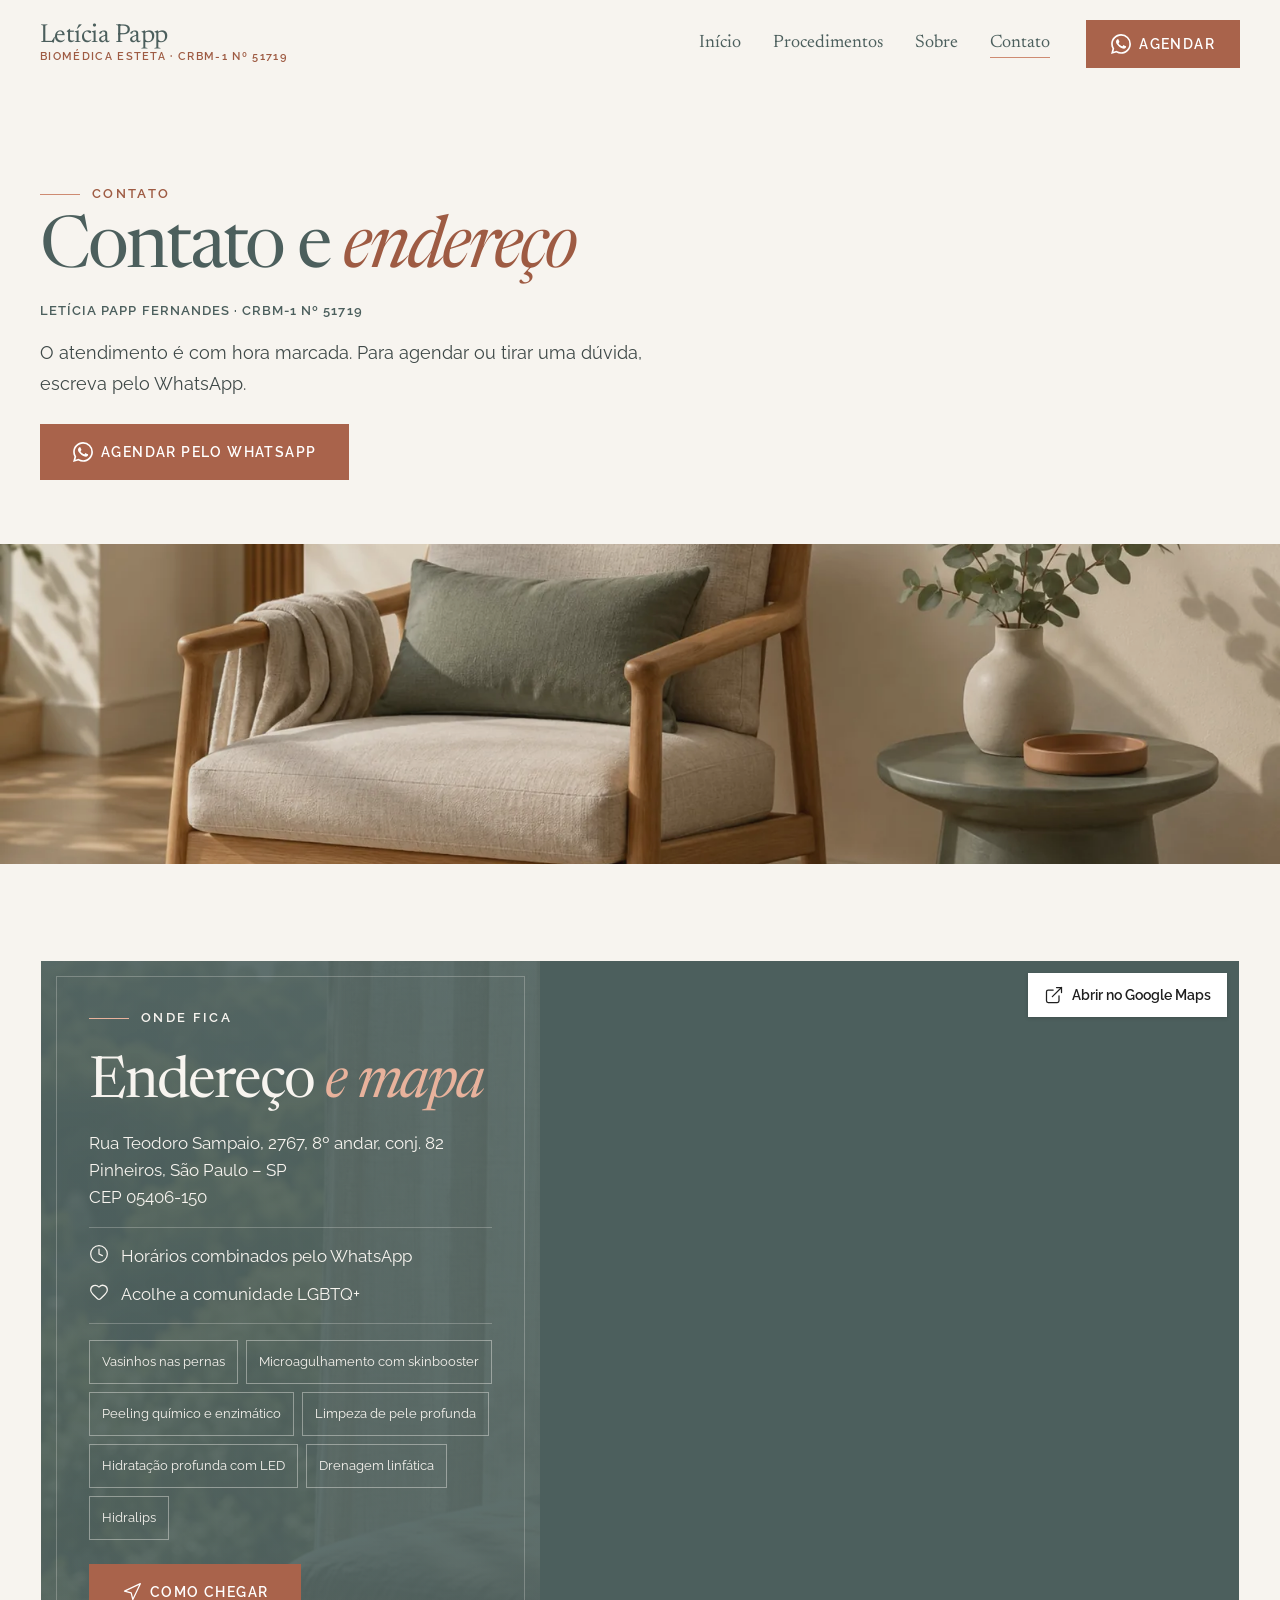
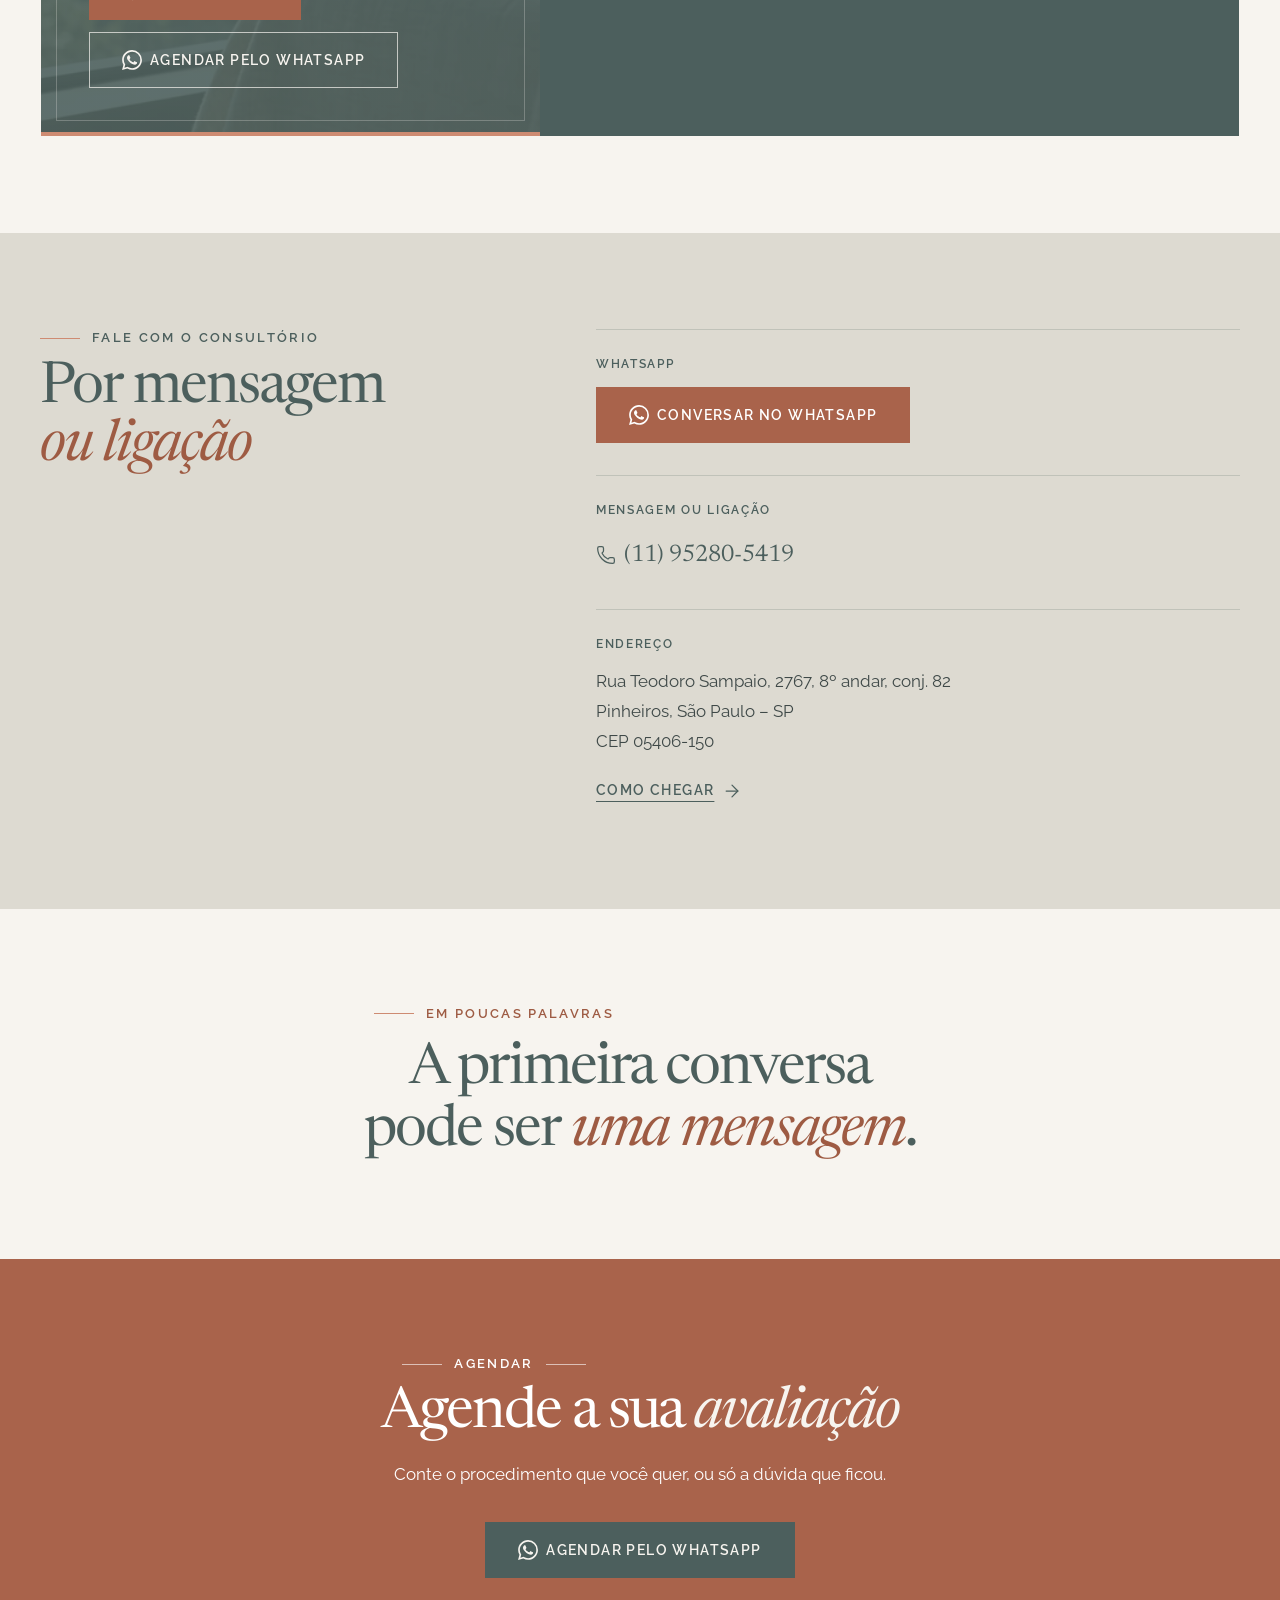
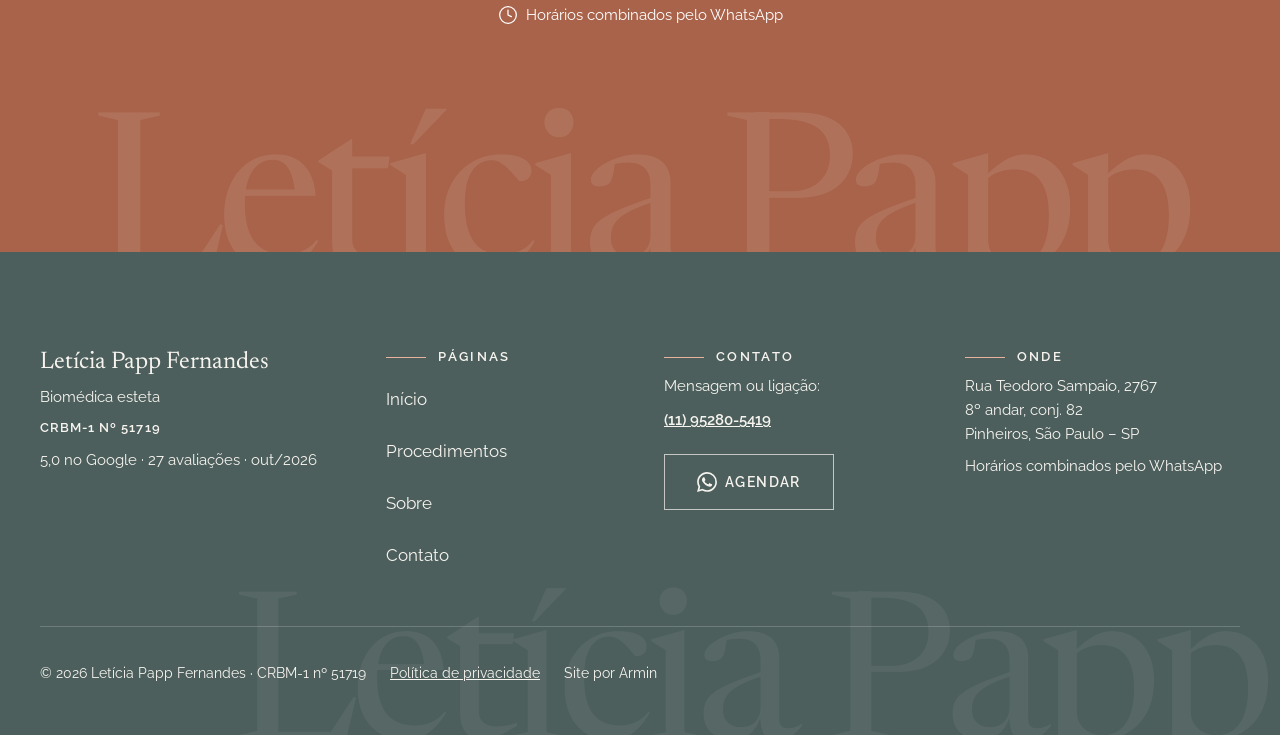
<file: contato.html>
<!DOCTYPE html>
<!-- GERADO por _src/build.py a partir de _src/dados.py e _src/partes/. NÃO EDITE ESTE ARQUIVO: edite os dados e rode python3 _src/build.py -->
<html lang="pt-BR">
<head>
<meta charset="UTF-8">
<meta name="viewport" content="width=device-width, initial-scale=1">
<!-- PRÉ-VENDA: não remover até o Armin fechar a venda -->
<meta name="robots" content="noindex, nofollow">
<title>Contato e endereço · Letícia Papp, biomédica em Pinheiros</title>
<meta name="description" content="Rua Teodoro Sampaio, 2767, 8º andar, conj. 82, Pinheiros, São Paulo. Mensagem ou ligação: (11) 95280-5419. Horários pelo WhatsApp.">
<meta property="og:title" content="Contato e endereço · Letícia Papp, biomédica em Pinheiros">
<meta property="og:description" content="Rua Teodoro Sampaio, 2767, 8º andar, conj. 82, Pinheiros, São Paulo. Mensagem ou ligação: (11) 95280-5419. Horários pelo WhatsApp.">
<meta property="og:type" content="website">
<meta property="og:locale" content="pt_BR">
<meta property="og:image" content="https://infomediamethods-sys.github.io/leticia-papp-biomedica/assets/img/og-contato.jpg">
<meta name="theme-color" content="#F7F4EF">
<link rel="icon" href="data:image/svg+xml,%3Csvg%20xmlns%3D%22http%3A//www.w3.org/2000/svg%22%20viewBox%3D%220%200%2064%2064%22%3E%3Crect%20width%3D%2264%22%20height%3D%2264%22%20rx%3D%2214%22%20fill%3D%22%234C5F5D%22/%3E%3Ctext%20x%3D%2232%22%20y%3D%2242%22%20text-anchor%3D%22middle%22%20font-family%3D%22Newsreader%2CGeorgia%2Cserif%22%20font-size%3D%2227%22%20fill%3D%22%23F7F4EF%22%3ELP%3C/text%3E%3C/svg%3E">
<script>document.documentElement.classList.add('js')</script>
<link rel="preconnect" href="https://fonts.googleapis.com">
<link rel="preconnect" href="https://fonts.gstatic.com" crossorigin>
<link href="https://fonts.googleapis.com/css2?family=Newsreader:ital,opsz,wght@0,6..72,400;1,6..72,400&amp;family=Raleway:wght@400;600&amp;display=swap" rel="stylesheet">
<link rel="preload" as="image" type="image/webp" media="(max-width: 899px)" imagesrcset="assets/img/contato-480.webp 480w, assets/img/contato-960.webp 960w" imagesizes="100vw">
<link rel="preload" as="image" type="image/webp" media="(min-width: 900px)" imagesrcset="assets/img/contato-960.webp 960w, assets/img/contato-1600.webp 1600w" imagesizes="100vw">
<link rel="stylesheet" href="assets/css/base.css">
<link rel="stylesheet" href="assets/css/style.css">

</head>
<body class="pagina-interna">
<a class="pular-conteudo" href="#conteudo">Pular para o conteúdo</a>
<header data-header class="cabecalho">
  <div class="container cabecalho__linha">
    <a class="marca" href="index.html"><span class="marca__nome">Letícia Papp</span><span class="marca__sub"><span class="nowrap">Biomédica esteta</span><span class="sep" aria-hidden="true"> · </span><span class="nowrap">CRBM&#8209;1 nº 51719</span></span></a>
    <nav class="cabecalho__nav" aria-label="Páginas"><a href="index.html">Início</a><a href="procedimentos.html">Procedimentos</a><a href="sobre.html">Sobre</a><a href="contato.html" aria-current="page">Contato</a></nav>
    <a class="botao botao--primario cabecalho__botao" href="https://wa.me/5511952805419?text=Ol%C3%A1%21%20Vim%20pelo%20site%20e%20quero%20agendar%20uma%20avalia%C3%A7%C3%A3o." target="_blank" rel="noopener" data-origem="cabecalho" aria-label="Agendar pelo WhatsApp com Letícia Papp"><svg class="icone icone--linha icone--marca" width="20" height="20" fill="currentColor" aria-hidden="true" focusable="false" role="img" viewBox="0 0 24 24" xmlns="http://www.w3.org/2000/svg"><path d="M17.472 14.382c-.297-.149-1.758-.867-2.03-.967-.273-.099-.471-.148-.67.15-.197.297-.767.966-.94 1.164-.173.199-.347.223-.644.075-.297-.15-1.255-.463-2.39-1.475-.883-.788-1.48-1.761-1.653-2.059-.173-.297-.018-.458.13-.606.134-.133.298-.347.446-.52.149-.174.198-.298.298-.497.099-.198.05-.371-.025-.52-.075-.149-.669-1.612-.916-2.207-.242-.579-.487-.5-.669-.51-.173-.008-.371-.01-.57-.01-.198 0-.52.074-.792.372-.272.297-1.04 1.016-1.04 2.479 0 1.462 1.065 2.875 1.213 3.074.149.198 2.096 3.2 5.077 4.487.709.306 1.262.489 1.694.625.712.227 1.36.195 1.871.118.571-.085 1.758-.719 2.006-1.413.248-.694.248-1.289.173-1.413-.074-.124-.272-.198-.57-.347m-5.421 7.403h-.004a9.87 9.87 0 01-5.031-1.378l-.361-.214-3.741.982.998-3.648-.235-.374a9.86 9.86 0 01-1.51-5.26c.001-5.45 4.436-9.884 9.888-9.884 2.64 0 5.122 1.03 6.988 2.898a9.825 9.825 0 012.893 6.994c-.003 5.45-4.437 9.884-9.885 9.884m8.413-18.297A11.815 11.815 0 0012.05 0C5.495 0 .16 5.335.157 11.892c0 2.096.547 4.142 1.588 5.945L.057 24l6.305-1.654a11.882 11.882 0 005.683 1.448h.005c6.554 0 11.89-5.335 11.893-11.893a11.821 11.821 0 00-3.48-8.413Z"/></svg><span>Agendar</span></a>
  </div>
</header>

<main id="conteudo">
<section class="heroi heroi--curto" data-heroi><div class="container heroi__texto"><p class="rotulo entra" style="--atraso:.05s">Contato</p><h1 class="entra" style="--atraso:.15s">Contato e <em>endereço</em></h1><p class="heroi__registro entra" style="--atraso:.25s"><span class="nowrap">Letícia Papp Fernandes</span><span class="sep" aria-hidden="true"> · </span><span class="nowrap">CRBM&#8209;1 nº 51719</span></p><p class="heroi__apoio entra" style="--atraso:.3s">O atendimento é com hora marcada. Para agendar ou tirar uma dúvida, escreva pelo WhatsApp.</p><div class="heroi__acoes entra" style="--atraso:.4s"><a class="botao botao--primario" href="https://wa.me/5511952805419?text=Ol%C3%A1%21%20Vim%20pela%20p%C3%A1gina%20de%20contato%20do%20site.%20Qual%20o%20pr%C3%B3ximo%20hor%C3%A1rio%20dispon%C3%ADvel%3F" target="_blank" rel="noopener" data-origem="contato"><svg class="icone icone--linha icone--marca" width="20" height="20" fill="currentColor" aria-hidden="true" focusable="false" role="img" viewBox="0 0 24 24" xmlns="http://www.w3.org/2000/svg"><path d="M17.472 14.382c-.297-.149-1.758-.867-2.03-.967-.273-.099-.471-.148-.67.15-.197.297-.767.966-.94 1.164-.173.199-.347.223-.644.075-.297-.15-1.255-.463-2.39-1.475-.883-.788-1.48-1.761-1.653-2.059-.173-.297-.018-.458.13-.606.134-.133.298-.347.446-.52.149-.174.198-.298.298-.497.099-.198.05-.371-.025-.52-.075-.149-.669-1.612-.916-2.207-.242-.579-.487-.5-.669-.51-.173-.008-.371-.01-.57-.01-.198 0-.52.074-.792.372-.272.297-1.04 1.016-1.04 2.479 0 1.462 1.065 2.875 1.213 3.074.149.198 2.096 3.2 5.077 4.487.709.306 1.262.489 1.694.625.712.227 1.36.195 1.871.118.571-.085 1.758-.719 2.006-1.413.248-.694.248-1.289.173-1.413-.074-.124-.272-.198-.57-.347m-5.421 7.403h-.004a9.87 9.87 0 01-5.031-1.378l-.361-.214-3.741.982.998-3.648-.235-.374a9.86 9.86 0 01-1.51-5.26c.001-5.45 4.436-9.884 9.888-9.884 2.64 0 5.122 1.03 6.988 2.898a9.825 9.825 0 012.893 6.994c-.003 5.45-4.437 9.884-9.885 9.884m8.413-18.297A11.815 11.815 0 0012.05 0C5.495 0 .16 5.335.157 11.892c0 2.096.547 4.142 1.588 5.945L.057 24l6.305-1.654a11.882 11.882 0 005.683 1.448h.005c6.554 0 11.89-5.335 11.893-11.893a11.821 11.821 0 00-3.48-8.413Z"/></svg><span>Agendar pelo WhatsApp</span></a></div></div></section><div class="faixa-imagem"><div class="midia proporcao-heroi faixa-imagem__midia"><picture><source type="image/webp" media="(max-width: 899px)" srcset="assets/img/contato-480.webp 480w, assets/img/contato-960.webp 960w" sizes="100vw"><source type="image/webp" srcset="assets/img/contato-960.webp 960w, assets/img/contato-1600.webp 1600w" sizes="100vw"><img src="assets/img/contato-960.jpg" width="960" height="640" alt="Cadeira de madeira e linho ao lado de uma mesinha de cerâmica com eucalipto" decoding="async" fetchpriority="high"></picture></div></div>
<section class="secao local" id="onde-fica" data-mapa>
  <div class="container local__grade">
    <div class="local__cartao revelar">
      <p class="rotulo">Onde fica</p>
      <h2 class="local__titulo">Endereço <em>e mapa</em></h2>
      <address class="local__endereco">
        Rua Teodoro Sampaio, 2767, 8º andar, conj. 82<br>
        Pinheiros, São Paulo – SP<br>
        CEP 05406-150
      </address>
      <ul class="local__fatos" role="list"><li><svg aria-hidden="true" focusable="false" class="icone icone--linha icone--clock" xmlns="http://www.w3.org/2000/svg" width="20" height="20" viewBox="0 0 24 24" fill="none" stroke="currentColor" stroke-width="1.5" stroke-linecap="round" stroke-linejoin="round" ><circle cx="12" cy="12" r="10" /><path d="M12 6v6l4 2" /></svg><span>Horários combinados pelo WhatsApp</span></li><li><svg aria-hidden="true" focusable="false" class="icone icone--linha icone--heart" xmlns="http://www.w3.org/2000/svg" width="20" height="20" viewBox="0 0 24 24" fill="none" stroke="currentColor" stroke-width="1.5" stroke-linecap="round" stroke-linejoin="round" ><path d="M2 9.5a5.5 5.5 0 0 1 9.591-3.676.56.56 0 0 0 .818 0A5.49 5.49 0 0 1 22 9.5c0 2.29-1.5 4-3 5.5l-5.492 5.313a2 2 0 0 1-3 .019L5 15c-1.5-1.5-3-3.2-3-5.5" /></svg><span>Acolhe a comunidade LGBTQ+</span></li></ul>
      <ul class="local__pilulas" role="list" aria-label="Procedimentos"><li><a href="procedimentos-vasinhos.html">Vasinhos nas pernas</a></li><li><a href="procedimentos-microagulhamento.html">Microagulhamento com skinbooster</a></li><li><a href="procedimentos-peeling.html">Peeling químico e enzimático</a></li><li><a href="procedimentos-limpeza-de-pele.html">Limpeza de pele profunda</a></li><li><a href="procedimentos-hidratacao-profunda.html">Hidratação profunda com LED</a></li><li><a href="procedimentos-drenagem-linfatica.html">Drenagem linfática</a></li><li><a href="procedimentos-hidralips.html">Hidralips</a></li></ul>
      <div class="local__acoes">
        <a class="botao botao--primario" href="https://www.google.com/maps/dir/?api=1&amp;destination=Rua%20Teodoro%20Sampaio%2C%202767%2C%20Pinheiros%2C%20S%C3%A3o%20Paulo%20-%20SP%2C%2005406-150" target="_blank" rel="noopener" aria-label="Como chegar: rota até a Rua Teodoro Sampaio, 2767"><svg aria-hidden="true" focusable="false" class="icone icone--linha icone--navigation" xmlns="http://www.w3.org/2000/svg" width="20" height="20" viewBox="0 0 24 24" fill="none" stroke="currentColor" stroke-width="1.5" stroke-linecap="round" stroke-linejoin="round" ><polygon points="3 11 22 2 13 21 11 13 3 11" /></svg><span>Como chegar</span></a>
        <a class="botao botao--contorno botao--claro local__so-computador" href="https://wa.me/5511952805419?text=Ol%C3%A1%21%20Vim%20pela%20p%C3%A1gina%20de%20contato%20do%20site.%20Qual%20o%20pr%C3%B3ximo%20hor%C3%A1rio%20dispon%C3%ADvel%3F" target="_blank" rel="noopener" data-origem="contato"><svg class="icone icone--linha icone--marca" width="20" height="20" fill="currentColor" aria-hidden="true" focusable="false" role="img" viewBox="0 0 24 24" xmlns="http://www.w3.org/2000/svg"><path d="M17.472 14.382c-.297-.149-1.758-.867-2.03-.967-.273-.099-.471-.148-.67.15-.197.297-.767.966-.94 1.164-.173.199-.347.223-.644.075-.297-.15-1.255-.463-2.39-1.475-.883-.788-1.48-1.761-1.653-2.059-.173-.297-.018-.458.13-.606.134-.133.298-.347.446-.52.149-.174.198-.298.298-.497.099-.198.05-.371-.025-.52-.075-.149-.669-1.612-.916-2.207-.242-.579-.487-.5-.669-.51-.173-.008-.371-.01-.57-.01-.198 0-.52.074-.792.372-.272.297-1.04 1.016-1.04 2.479 0 1.462 1.065 2.875 1.213 3.074.149.198 2.096 3.2 5.077 4.487.709.306 1.262.489 1.694.625.712.227 1.36.195 1.871.118.571-.085 1.758-.719 2.006-1.413.248-.694.248-1.289.173-1.413-.074-.124-.272-.198-.57-.347m-5.421 7.403h-.004a9.87 9.87 0 01-5.031-1.378l-.361-.214-3.741.982.998-3.648-.235-.374a9.86 9.86 0 01-1.51-5.26c.001-5.45 4.436-9.884 9.888-9.884 2.64 0 5.122 1.03 6.988 2.898a9.825 9.825 0 012.893 6.994c-.003 5.45-4.437 9.884-9.885 9.884m8.413-18.297A11.815 11.815 0 0012.05 0C5.495 0 .16 5.335.157 11.892c0 2.096.547 4.142 1.588 5.945L.057 24l6.305-1.654a11.882 11.882 0 005.683 1.448h.005c6.554 0 11.89-5.335 11.893-11.893a11.821 11.821 0 00-3.48-8.413Z"/></svg><span>Agendar pelo WhatsApp</span></a>
      </div>
    </div>
    <a class="local__mapa" href="https://www.google.com/maps/place/Dra+Leticia+Papp+-+Est%C3%A9tica+Avan%C3%A7ada/data=!4m7!3m6!1s0x94ce57583f7b010b:0xf23b4874ce017b2b!8m2!3d-23.5679633!4d-46.6940981!16s%2Fg%2F11x0h5156b!19sChIJCwF7P1hXzpQRK3sBznRIO_I" target="_blank" rel="noopener" aria-label="Abrir no Google Maps: Letícia Papp em Pinheiros">
      <iframe src="https://www.google.com/maps?q=-23.5679633,-46.6940981&amp;z=16&amp;output=embed" title="Mapa: Rua Teodoro Sampaio, 2767, Pinheiros, São Paulo" loading="lazy" referrerpolicy="no-referrer-when-downgrade" tabindex="-1" aria-hidden="true"></iframe>
      <span class="local__selo"><svg aria-hidden="true" focusable="false" class="icone icone--linha icone--external-link" xmlns="http://www.w3.org/2000/svg" width="20" height="20" viewBox="0 0 24 24" fill="none" stroke="currentColor" stroke-width="1.5" stroke-linecap="round" stroke-linejoin="round" ><path d="M15 3h6v6" /><path d="M10 14 21 3" /><path d="M18 13v6a2 2 0 0 1-2 2H5a2 2 0 0 1-2-2V8a2 2 0 0 1 2-2h6" /></svg> Abrir no Google Maps</span>
    </a>
  </div>
</section>

<section class="secao secao--claro-2 contatos" id="fale"><div class="container contatos__grade"><div class="cabeca revelar"><p class="rotulo">Fale com o consultório</p><h2>Por mensagem <em>ou ligação</em></h2></div><div class="contatos__lista revelar"><div class="contatos__item"><p class="contatos__rotulo">WhatsApp</p><a class="botao botao--primario" href="https://wa.me/5511952805419?text=Ol%C3%A1%21%20Vim%20pela%20p%C3%A1gina%20de%20contato%20do%20site.%20Qual%20o%20pr%C3%B3ximo%20hor%C3%A1rio%20dispon%C3%ADvel%3F" target="_blank" rel="noopener" data-origem="contato"><svg class="icone icone--linha icone--marca" width="20" height="20" fill="currentColor" aria-hidden="true" focusable="false" role="img" viewBox="0 0 24 24" xmlns="http://www.w3.org/2000/svg"><path d="M17.472 14.382c-.297-.149-1.758-.867-2.03-.967-.273-.099-.471-.148-.67.15-.197.297-.767.966-.94 1.164-.173.199-.347.223-.644.075-.297-.15-1.255-.463-2.39-1.475-.883-.788-1.48-1.761-1.653-2.059-.173-.297-.018-.458.13-.606.134-.133.298-.347.446-.52.149-.174.198-.298.298-.497.099-.198.05-.371-.025-.52-.075-.149-.669-1.612-.916-2.207-.242-.579-.487-.5-.669-.51-.173-.008-.371-.01-.57-.01-.198 0-.52.074-.792.372-.272.297-1.04 1.016-1.04 2.479 0 1.462 1.065 2.875 1.213 3.074.149.198 2.096 3.2 5.077 4.487.709.306 1.262.489 1.694.625.712.227 1.36.195 1.871.118.571-.085 1.758-.719 2.006-1.413.248-.694.248-1.289.173-1.413-.074-.124-.272-.198-.57-.347m-5.421 7.403h-.004a9.87 9.87 0 01-5.031-1.378l-.361-.214-3.741.982.998-3.648-.235-.374a9.86 9.86 0 01-1.51-5.26c.001-5.45 4.436-9.884 9.888-9.884 2.64 0 5.122 1.03 6.988 2.898a9.825 9.825 0 012.893 6.994c-.003 5.45-4.437 9.884-9.885 9.884m8.413-18.297A11.815 11.815 0 0012.05 0C5.495 0 .16 5.335.157 11.892c0 2.096.547 4.142 1.588 5.945L.057 24l6.305-1.654a11.882 11.882 0 005.683 1.448h.005c6.554 0 11.89-5.335 11.893-11.893a11.821 11.821 0 00-3.48-8.413Z"/></svg><span>Conversar no WhatsApp</span></a></div><div class="contatos__item"><p class="contatos__rotulo">Mensagem ou ligação</p><p><a class="contatos__tel" href="tel:+5511952805419" aria-label="Ligar para (11) 95280-5419"><svg aria-hidden="true" focusable="false" class="icone icone--linha icone--phone" xmlns="http://www.w3.org/2000/svg" width="20" height="20" viewBox="0 0 24 24" fill="none" stroke="currentColor" stroke-width="1.5" stroke-linecap="round" stroke-linejoin="round" ><path d="M13.832 16.568a1 1 0 0 0 1.213-.303l.355-.465A2 2 0 0 1 17 15h3a2 2 0 0 1 2 2v3a2 2 0 0 1-2 2A18 18 0 0 1 2 4a2 2 0 0 1 2-2h3a2 2 0 0 1 2 2v3a2 2 0 0 1-.8 1.6l-.468.351a1 1 0 0 0-.292 1.233 14 14 0 0 0 6.392 6.384" /></svg><span>(11) 95280-5419</span></a></p></div><div class="contatos__item"><p class="contatos__rotulo">Endereço</p><address>Rua Teodoro Sampaio, 2767, 8º andar, conj. 82<br>Pinheiros, São Paulo – SP<br>CEP 05406-150</address><p><a class="link-seta" href="https://www.google.com/maps/dir/?api=1&amp;destination=Rua%20Teodoro%20Sampaio%2C%202767%2C%20Pinheiros%2C%20S%C3%A3o%20Paulo%20-%20SP%2C%2005406-150" target="_blank" rel="noopener"><span>Como chegar</span><svg aria-hidden="true" focusable="false" class="icone icone--linha icone--arrow-right" xmlns="http://www.w3.org/2000/svg" width="20" height="20" viewBox="0 0 24 24" fill="none" stroke="currentColor" stroke-width="1.5" stroke-linecap="round" stroke-linejoin="round" ><path d="M5 12h14" /><path d="m12 5 7 7-7 7" /></svg></a></p></div></div></div></section>
<section class="secao secao--claro frase"><div class="container--estreito revelar"><p class="rotulo">Em poucas palavras</p><h2 class="frase__texto">A primeira conversa pode ser <em>uma mensagem</em>.</h2></div></section>
<section class="secao secao--terracota cta" id="contato"><div class="container--estreito cta__caixa revelar"><p class="rotulo rotulo--fios">Agendar</p><h2>Agende a sua <em>avaliação</em></h2><p class="cta__texto">Conte o procedimento que você quer, ou só a dúvida que ficou.</p><div class="cta__acoes"><a class="botao botao--primario" href="https://wa.me/5511952805419?text=Ol%C3%A1%21%20Vim%20pela%20p%C3%A1gina%20de%20contato%20do%20site.%20Qual%20o%20pr%C3%B3ximo%20hor%C3%A1rio%20dispon%C3%ADvel%3F" target="_blank" rel="noopener" data-origem="contato"><svg class="icone icone--linha icone--marca" width="20" height="20" fill="currentColor" aria-hidden="true" focusable="false" role="img" viewBox="0 0 24 24" xmlns="http://www.w3.org/2000/svg"><path d="M17.472 14.382c-.297-.149-1.758-.867-2.03-.967-.273-.099-.471-.148-.67.15-.197.297-.767.966-.94 1.164-.173.199-.347.223-.644.075-.297-.15-1.255-.463-2.39-1.475-.883-.788-1.48-1.761-1.653-2.059-.173-.297-.018-.458.13-.606.134-.133.298-.347.446-.52.149-.174.198-.298.298-.497.099-.198.05-.371-.025-.52-.075-.149-.669-1.612-.916-2.207-.242-.579-.487-.5-.669-.51-.173-.008-.371-.01-.57-.01-.198 0-.52.074-.792.372-.272.297-1.04 1.016-1.04 2.479 0 1.462 1.065 2.875 1.213 3.074.149.198 2.096 3.2 5.077 4.487.709.306 1.262.489 1.694.625.712.227 1.36.195 1.871.118.571-.085 1.758-.719 2.006-1.413.248-.694.248-1.289.173-1.413-.074-.124-.272-.198-.57-.347m-5.421 7.403h-.004a9.87 9.87 0 01-5.031-1.378l-.361-.214-3.741.982.998-3.648-.235-.374a9.86 9.86 0 01-1.51-5.26c.001-5.45 4.436-9.884 9.888-9.884 2.64 0 5.122 1.03 6.988 2.898a9.825 9.825 0 012.893 6.994c-.003 5.45-4.437 9.884-9.885 9.884m8.413-18.297A11.815 11.815 0 0012.05 0C5.495 0 .16 5.335.157 11.892c0 2.096.547 4.142 1.588 5.945L.057 24l6.305-1.654a11.882 11.882 0 005.683 1.448h.005c6.554 0 11.89-5.335 11.893-11.893a11.821 11.821 0 00-3.48-8.413Z"/></svg><span>Agendar pelo WhatsApp</span></a></div><ul class="cta__linhas" role="list"><li><svg aria-hidden="true" focusable="false" class="icone icone--linha icone--clock" xmlns="http://www.w3.org/2000/svg" width="20" height="20" viewBox="0 0 24 24" fill="none" stroke="currentColor" stroke-width="1.5" stroke-linecap="round" stroke-linejoin="round" ><circle cx="12" cy="12" r="10" /><path d="M12 6v6l4 2" /></svg><span><span class="nowrap">Horários combinados pelo WhatsApp</span></span></li></ul></div><p class="cta__marca" aria-hidden="true">Letícia Papp</p></section>
</main>
<footer class="rodape">
  <div class="container">
    <div class="rodape__grade">
      <div class="rodape__id">
        <p class="rodape__nome">Letícia Papp Fernandes</p>
        <p class="rodape__texto">Biomédica esteta</p>
        <p class="rodape__registro">CRBM&#8209;1 nº 51719</p>
        <p class="rodape__texto rodape__nota"><span class="nowrap">5,0 no Google</span><span class="sep" aria-hidden="true"> · </span><span class="nowrap">27 avaliações</span><span class="sep" aria-hidden="true"> · </span><span class="nowrap">out/2026</span></p>
      </div>
      <div><p class="rotulo rotulo--claro">Páginas</p><ul class="rodape__links" role="list"><li><a href="index.html">Início</a></li><li><a href="procedimentos.html">Procedimentos</a></li><li><a href="sobre.html">Sobre</a></li><li><a href="contato.html">Contato</a></li></ul></div>
      <div><p class="rotulo rotulo--claro">Contato</p><p class="rodape__texto">Mensagem ou ligação:<br><a class="rodape__tel" href="tel:+5511952805419">(11) 95280-5419</a></p><p class="rodape__acao"><a class="botao botao--contorno botao--claro" href="https://wa.me/5511952805419?text=Ol%C3%A1%21%20Vim%20pelo%20site%20e%20quero%20agendar%20uma%20avalia%C3%A7%C3%A3o." target="_blank" rel="noopener" data-origem="rodape"><svg class="icone icone--linha icone--marca" width="20" height="20" fill="currentColor" aria-hidden="true" focusable="false" role="img" viewBox="0 0 24 24" xmlns="http://www.w3.org/2000/svg"><path d="M17.472 14.382c-.297-.149-1.758-.867-2.03-.967-.273-.099-.471-.148-.67.15-.197.297-.767.966-.94 1.164-.173.199-.347.223-.644.075-.297-.15-1.255-.463-2.39-1.475-.883-.788-1.48-1.761-1.653-2.059-.173-.297-.018-.458.13-.606.134-.133.298-.347.446-.52.149-.174.198-.298.298-.497.099-.198.05-.371-.025-.52-.075-.149-.669-1.612-.916-2.207-.242-.579-.487-.5-.669-.51-.173-.008-.371-.01-.57-.01-.198 0-.52.074-.792.372-.272.297-1.04 1.016-1.04 2.479 0 1.462 1.065 2.875 1.213 3.074.149.198 2.096 3.2 5.077 4.487.709.306 1.262.489 1.694.625.712.227 1.36.195 1.871.118.571-.085 1.758-.719 2.006-1.413.248-.694.248-1.289.173-1.413-.074-.124-.272-.198-.57-.347m-5.421 7.403h-.004a9.87 9.87 0 01-5.031-1.378l-.361-.214-3.741.982.998-3.648-.235-.374a9.86 9.86 0 01-1.51-5.26c.001-5.45 4.436-9.884 9.888-9.884 2.64 0 5.122 1.03 6.988 2.898a9.825 9.825 0 012.893 6.994c-.003 5.45-4.437 9.884-9.885 9.884m8.413-18.297A11.815 11.815 0 0012.05 0C5.495 0 .16 5.335.157 11.892c0 2.096.547 4.142 1.588 5.945L.057 24l6.305-1.654a11.882 11.882 0 005.683 1.448h.005c6.554 0 11.89-5.335 11.893-11.893a11.821 11.821 0 00-3.48-8.413Z"/></svg><span>Agendar</span></a></p></div>
      <div><p class="rotulo rotulo--claro">Onde</p><address class="rodape__texto">Rua Teodoro Sampaio, 2767<br>8º andar, conj. 82<br>Pinheiros, São Paulo – SP</address><p class="rodape__texto">Horários combinados pelo WhatsApp</p></div>
    </div>
    <div class="rodape__base">
      <p><span class="nowrap">© 2026 Letícia Papp Fernandes</span><span class="sep" aria-hidden="true"> · </span><span class="nowrap">CRBM&#8209;1 nº 51719</span></p>
      <p><a href="politica-de-privacidade.html">Política de privacidade</a></p>
      <p>Site por Armin</p>
    </div>
  </div>
  <p class="rodape__marca" aria-hidden="true">Letícia Papp</p>
</footer>

<script src="assets/js/lenis.min.js" defer></script>
<script src="assets/js/main.js" defer></script>
<script src="assets/js/movimento.js" defer></script>
</body>
</html>
</file>
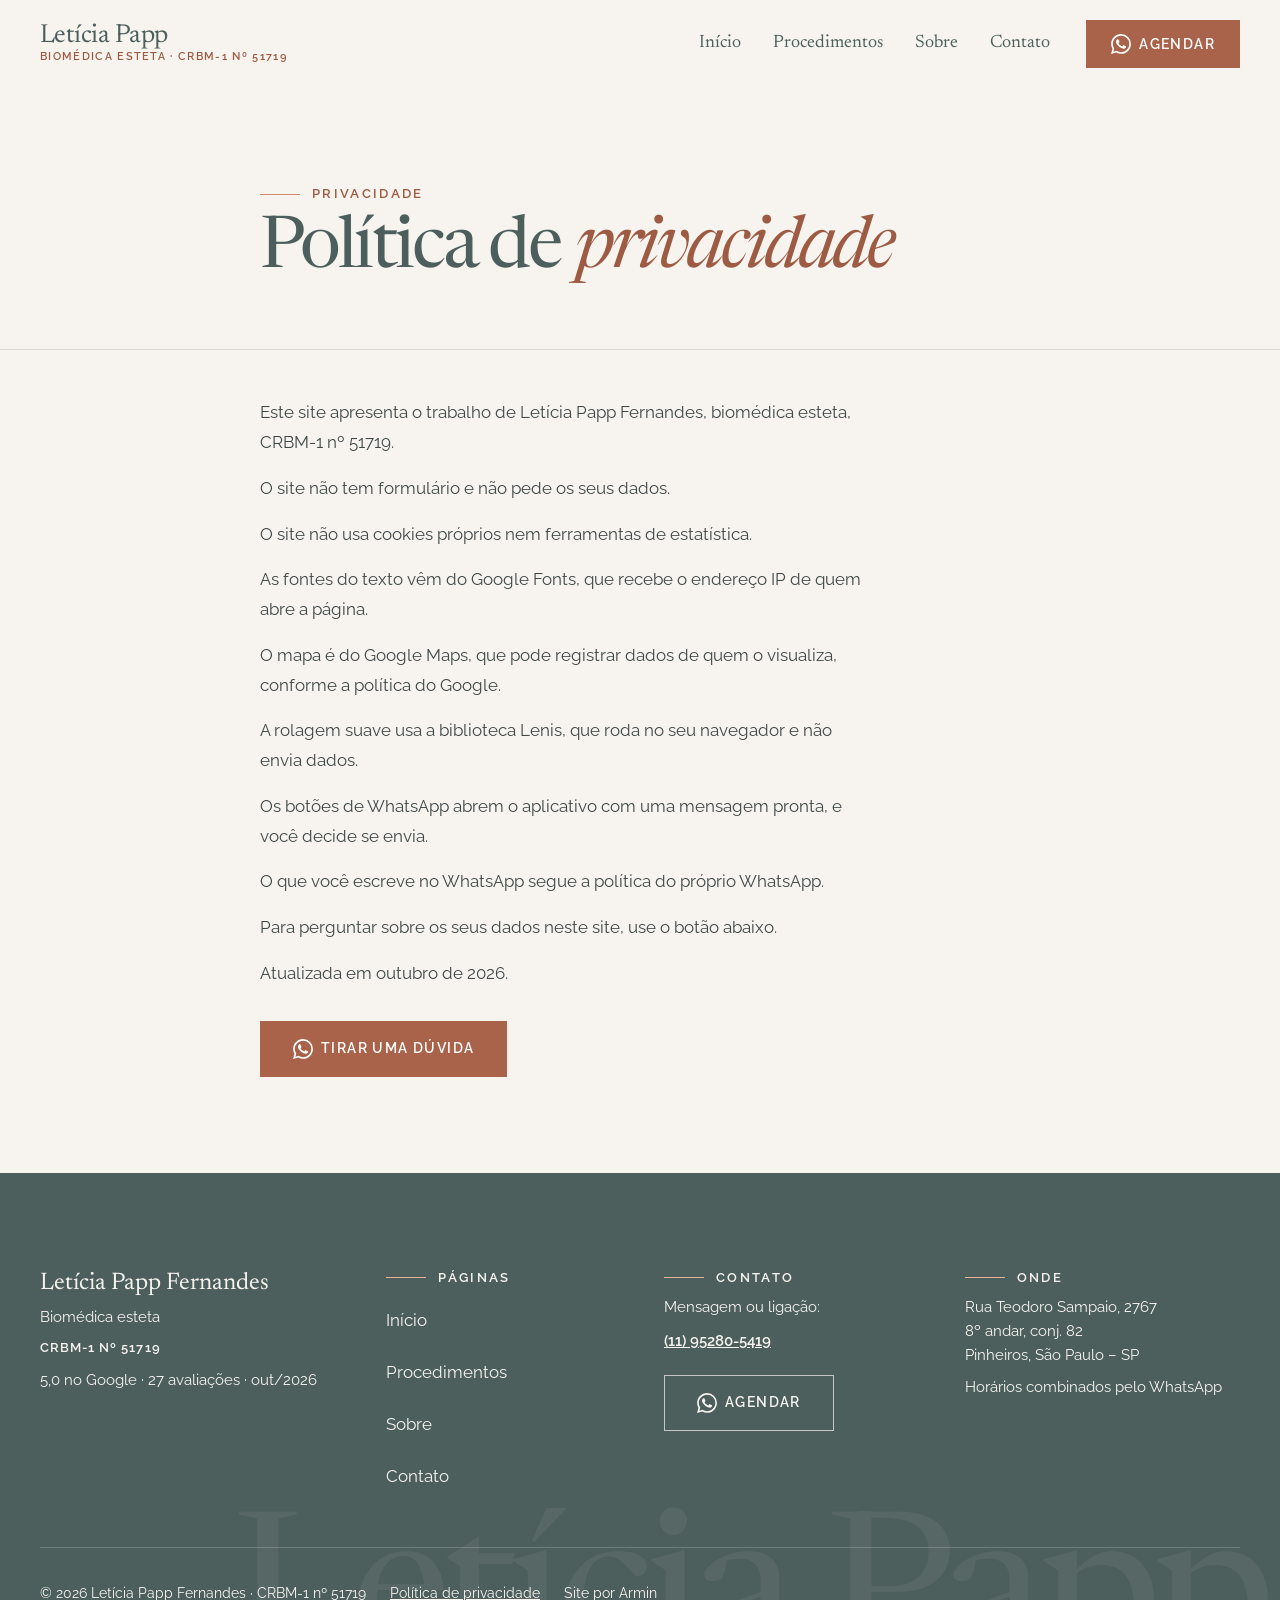
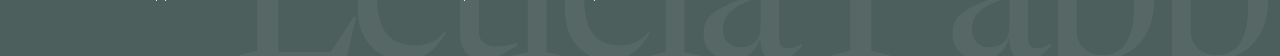
<file: politica-de-privacidade.html>
<!DOCTYPE html>
<!-- GERADO por _src/build.py a partir de _src/dados.py e _src/partes/. NÃO EDITE ESTE ARQUIVO: edite os dados e rode python3 _src/build.py -->
<html lang="pt-BR">
<head>
<meta charset="UTF-8">
<meta name="viewport" content="width=device-width, initial-scale=1">
<!-- PRÉ-VENDA: não remover até o Armin fechar a venda -->
<meta name="robots" content="noindex, nofollow">
<title>Política de privacidade | Letícia Papp</title>
<meta name="description" content="Como este site trata os dados de quem o visita: sem formulário, sem cookies próprios, com Google Fonts e Google Maps.">
<meta property="og:title" content="Política de privacidade | Letícia Papp">
<meta property="og:description" content="Como este site trata os dados de quem o visita: sem formulário, sem cookies próprios, com Google Fonts e Google Maps.">
<meta property="og:type" content="website">
<meta property="og:locale" content="pt_BR">
<meta property="og:image" content="https://infomediamethods-sys.github.io/leticia-papp-biomedica/assets/img/og-home.jpg">
<meta name="theme-color" content="#F7F4EF">
<link rel="icon" href="data:image/svg+xml,%3Csvg%20xmlns%3D%22http%3A//www.w3.org/2000/svg%22%20viewBox%3D%220%200%2064%2064%22%3E%3Crect%20width%3D%2264%22%20height%3D%2264%22%20rx%3D%2214%22%20fill%3D%22%234C5F5D%22/%3E%3Ctext%20x%3D%2232%22%20y%3D%2242%22%20text-anchor%3D%22middle%22%20font-family%3D%22Newsreader%2CGeorgia%2Cserif%22%20font-size%3D%2227%22%20fill%3D%22%23F7F4EF%22%3ELP%3C/text%3E%3C/svg%3E">
<script>document.documentElement.classList.add('js')</script>
<link rel="preconnect" href="https://fonts.googleapis.com">
<link rel="preconnect" href="https://fonts.gstatic.com" crossorigin>
<link href="https://fonts.googleapis.com/css2?family=Newsreader:ital,opsz,wght@0,6..72,400;1,6..72,400&amp;family=Raleway:wght@400;600&amp;display=swap" rel="stylesheet">
<link rel="stylesheet" href="assets/css/base.css">
<link rel="stylesheet" href="assets/css/style.css">

</head>
<body class="pagina-interna">
<a class="pular-conteudo" href="#conteudo">Pular para o conteúdo</a>
<header data-header class="cabecalho">
  <div class="container cabecalho__linha">
    <a class="marca" href="index.html"><span class="marca__nome">Letícia Papp</span><span class="marca__sub"><span class="nowrap">Biomédica esteta</span><span class="sep" aria-hidden="true"> · </span><span class="nowrap">CRBM&#8209;1 nº 51719</span></span></a>
    <nav class="cabecalho__nav" aria-label="Páginas"><a href="index.html">Início</a><a href="procedimentos.html">Procedimentos</a><a href="sobre.html">Sobre</a><a href="contato.html">Contato</a></nav>
    <a class="botao botao--primario cabecalho__botao" href="https://wa.me/5511952805419?text=Ol%C3%A1%21%20Vim%20pelo%20site%20e%20quero%20agendar%20uma%20avalia%C3%A7%C3%A3o." target="_blank" rel="noopener" data-origem="cabecalho" aria-label="Agendar pelo WhatsApp com Letícia Papp"><svg class="icone icone--linha icone--marca" width="20" height="20" fill="currentColor" aria-hidden="true" focusable="false" role="img" viewBox="0 0 24 24" xmlns="http://www.w3.org/2000/svg"><path d="M17.472 14.382c-.297-.149-1.758-.867-2.03-.967-.273-.099-.471-.148-.67.15-.197.297-.767.966-.94 1.164-.173.199-.347.223-.644.075-.297-.15-1.255-.463-2.39-1.475-.883-.788-1.48-1.761-1.653-2.059-.173-.297-.018-.458.13-.606.134-.133.298-.347.446-.52.149-.174.198-.298.298-.497.099-.198.05-.371-.025-.52-.075-.149-.669-1.612-.916-2.207-.242-.579-.487-.5-.669-.51-.173-.008-.371-.01-.57-.01-.198 0-.52.074-.792.372-.272.297-1.04 1.016-1.04 2.479 0 1.462 1.065 2.875 1.213 3.074.149.198 2.096 3.2 5.077 4.487.709.306 1.262.489 1.694.625.712.227 1.36.195 1.871.118.571-.085 1.758-.719 2.006-1.413.248-.694.248-1.289.173-1.413-.074-.124-.272-.198-.57-.347m-5.421 7.403h-.004a9.87 9.87 0 01-5.031-1.378l-.361-.214-3.741.982.998-3.648-.235-.374a9.86 9.86 0 01-1.51-5.26c.001-5.45 4.436-9.884 9.888-9.884 2.64 0 5.122 1.03 6.988 2.898a9.825 9.825 0 012.893 6.994c-.003 5.45-4.437 9.884-9.885 9.884m8.413-18.297A11.815 11.815 0 0012.05 0C5.495 0 .16 5.335.157 11.892c0 2.096.547 4.142 1.588 5.945L.057 24l6.305-1.654a11.882 11.882 0 005.683 1.448h.005c6.554 0 11.89-5.335 11.893-11.893a11.821 11.821 0 00-3.48-8.413Z"/></svg><span>Agendar</span></a>
  </div>
</header>

<main id="conteudo">
<section class="heroi heroi--curto heroi--fio" data-heroi>
  <div class="container--estreito heroi__texto">
    <p class="rotulo">Privacidade</p>
    <h1>Política de <em>privacidade</em></h1>
  </div>
</section>
<section class="secao pagina">
  <div class="container--estreito prosa">
    <p>Este site apresenta o trabalho de Letícia Papp Fernandes, biomédica esteta, CRBM&#8209;1 nº 51719.</p><p>O site não tem formulário e não pede os seus dados.</p><p>O site não usa cookies próprios nem ferramentas de estatística.</p><p>As fontes do texto vêm do Google Fonts, que recebe o endereço IP de quem abre a página.</p><p>O mapa é do Google Maps, que pode registrar dados de quem o visualiza, conforme a política do Google.</p><p>A rolagem suave usa a biblioteca Lenis, que roda no seu navegador e não envia dados.</p><p>Os botões de WhatsApp abrem o aplicativo com uma mensagem pronta, e você decide se envia.</p><p>O que você escreve no WhatsApp segue a política do próprio WhatsApp.</p><p>Para perguntar sobre os seus dados neste site, use o botão abaixo.</p><p>Atualizada em outubro de 2026.</p>
    <p class="prosa__acao"><a class="botao botao--primario" href="https://wa.me/5511952805419?text=Ol%C3%A1%21%20Tenho%20uma%20d%C3%BAvida%20sobre%20os%20meus%20dados%20no%20site." target="_blank" rel="noopener" data-origem="privacidade"><svg class="icone icone--linha icone--marca" width="20" height="20" fill="currentColor" aria-hidden="true" focusable="false" role="img" viewBox="0 0 24 24" xmlns="http://www.w3.org/2000/svg"><path d="M17.472 14.382c-.297-.149-1.758-.867-2.03-.967-.273-.099-.471-.148-.67.15-.197.297-.767.966-.94 1.164-.173.199-.347.223-.644.075-.297-.15-1.255-.463-2.39-1.475-.883-.788-1.48-1.761-1.653-2.059-.173-.297-.018-.458.13-.606.134-.133.298-.347.446-.52.149-.174.198-.298.298-.497.099-.198.05-.371-.025-.52-.075-.149-.669-1.612-.916-2.207-.242-.579-.487-.5-.669-.51-.173-.008-.371-.01-.57-.01-.198 0-.52.074-.792.372-.272.297-1.04 1.016-1.04 2.479 0 1.462 1.065 2.875 1.213 3.074.149.198 2.096 3.2 5.077 4.487.709.306 1.262.489 1.694.625.712.227 1.36.195 1.871.118.571-.085 1.758-.719 2.006-1.413.248-.694.248-1.289.173-1.413-.074-.124-.272-.198-.57-.347m-5.421 7.403h-.004a9.87 9.87 0 01-5.031-1.378l-.361-.214-3.741.982.998-3.648-.235-.374a9.86 9.86 0 01-1.51-5.26c.001-5.45 4.436-9.884 9.888-9.884 2.64 0 5.122 1.03 6.988 2.898a9.825 9.825 0 012.893 6.994c-.003 5.45-4.437 9.884-9.885 9.884m8.413-18.297A11.815 11.815 0 0012.05 0C5.495 0 .16 5.335.157 11.892c0 2.096.547 4.142 1.588 5.945L.057 24l6.305-1.654a11.882 11.882 0 005.683 1.448h.005c6.554 0 11.89-5.335 11.893-11.893a11.821 11.821 0 00-3.48-8.413Z"/></svg><span>Tirar uma dúvida</span></a></p>
  </div>
</section>

</main>
<footer class="rodape">
  <div class="container">
    <div class="rodape__grade">
      <div class="rodape__id">
        <p class="rodape__nome">Letícia Papp Fernandes</p>
        <p class="rodape__texto">Biomédica esteta</p>
        <p class="rodape__registro">CRBM&#8209;1 nº 51719</p>
        <p class="rodape__texto rodape__nota"><span class="nowrap">5,0 no Google</span><span class="sep" aria-hidden="true"> · </span><span class="nowrap">27 avaliações</span><span class="sep" aria-hidden="true"> · </span><span class="nowrap">out/2026</span></p>
      </div>
      <div><p class="rotulo rotulo--claro">Páginas</p><ul class="rodape__links" role="list"><li><a href="index.html">Início</a></li><li><a href="procedimentos.html">Procedimentos</a></li><li><a href="sobre.html">Sobre</a></li><li><a href="contato.html">Contato</a></li></ul></div>
      <div><p class="rotulo rotulo--claro">Contato</p><p class="rodape__texto">Mensagem ou ligação:<br><a class="rodape__tel" href="tel:+5511952805419">(11) 95280-5419</a></p><p class="rodape__acao"><a class="botao botao--contorno botao--claro" href="https://wa.me/5511952805419?text=Ol%C3%A1%21%20Vim%20pelo%20site%20e%20quero%20agendar%20uma%20avalia%C3%A7%C3%A3o." target="_blank" rel="noopener" data-origem="rodape"><svg class="icone icone--linha icone--marca" width="20" height="20" fill="currentColor" aria-hidden="true" focusable="false" role="img" viewBox="0 0 24 24" xmlns="http://www.w3.org/2000/svg"><path d="M17.472 14.382c-.297-.149-1.758-.867-2.03-.967-.273-.099-.471-.148-.67.15-.197.297-.767.966-.94 1.164-.173.199-.347.223-.644.075-.297-.15-1.255-.463-2.39-1.475-.883-.788-1.48-1.761-1.653-2.059-.173-.297-.018-.458.13-.606.134-.133.298-.347.446-.52.149-.174.198-.298.298-.497.099-.198.05-.371-.025-.52-.075-.149-.669-1.612-.916-2.207-.242-.579-.487-.5-.669-.51-.173-.008-.371-.01-.57-.01-.198 0-.52.074-.792.372-.272.297-1.04 1.016-1.04 2.479 0 1.462 1.065 2.875 1.213 3.074.149.198 2.096 3.2 5.077 4.487.709.306 1.262.489 1.694.625.712.227 1.36.195 1.871.118.571-.085 1.758-.719 2.006-1.413.248-.694.248-1.289.173-1.413-.074-.124-.272-.198-.57-.347m-5.421 7.403h-.004a9.87 9.87 0 01-5.031-1.378l-.361-.214-3.741.982.998-3.648-.235-.374a9.86 9.86 0 01-1.51-5.26c.001-5.45 4.436-9.884 9.888-9.884 2.64 0 5.122 1.03 6.988 2.898a9.825 9.825 0 012.893 6.994c-.003 5.45-4.437 9.884-9.885 9.884m8.413-18.297A11.815 11.815 0 0012.05 0C5.495 0 .16 5.335.157 11.892c0 2.096.547 4.142 1.588 5.945L.057 24l6.305-1.654a11.882 11.882 0 005.683 1.448h.005c6.554 0 11.89-5.335 11.893-11.893a11.821 11.821 0 00-3.48-8.413Z"/></svg><span>Agendar</span></a></p></div>
      <div><p class="rotulo rotulo--claro">Onde</p><address class="rodape__texto">Rua Teodoro Sampaio, 2767<br>8º andar, conj. 82<br>Pinheiros, São Paulo – SP</address><p class="rodape__texto">Horários combinados pelo WhatsApp</p></div>
    </div>
    <div class="rodape__base">
      <p><span class="nowrap">© 2026 Letícia Papp Fernandes</span><span class="sep" aria-hidden="true"> · </span><span class="nowrap">CRBM&#8209;1 nº 51719</span></p>
      <p><a href="politica-de-privacidade.html">Política de privacidade</a></p>
      <p>Site por Armin</p>
    </div>
  </div>
  <p class="rodape__marca" aria-hidden="true">Letícia Papp</p>
</footer>

<script src="assets/js/lenis.min.js" defer></script>
<script src="assets/js/main.js" defer></script>
<script src="assets/js/movimento.js" defer></script>
</body>
</html>
</file>
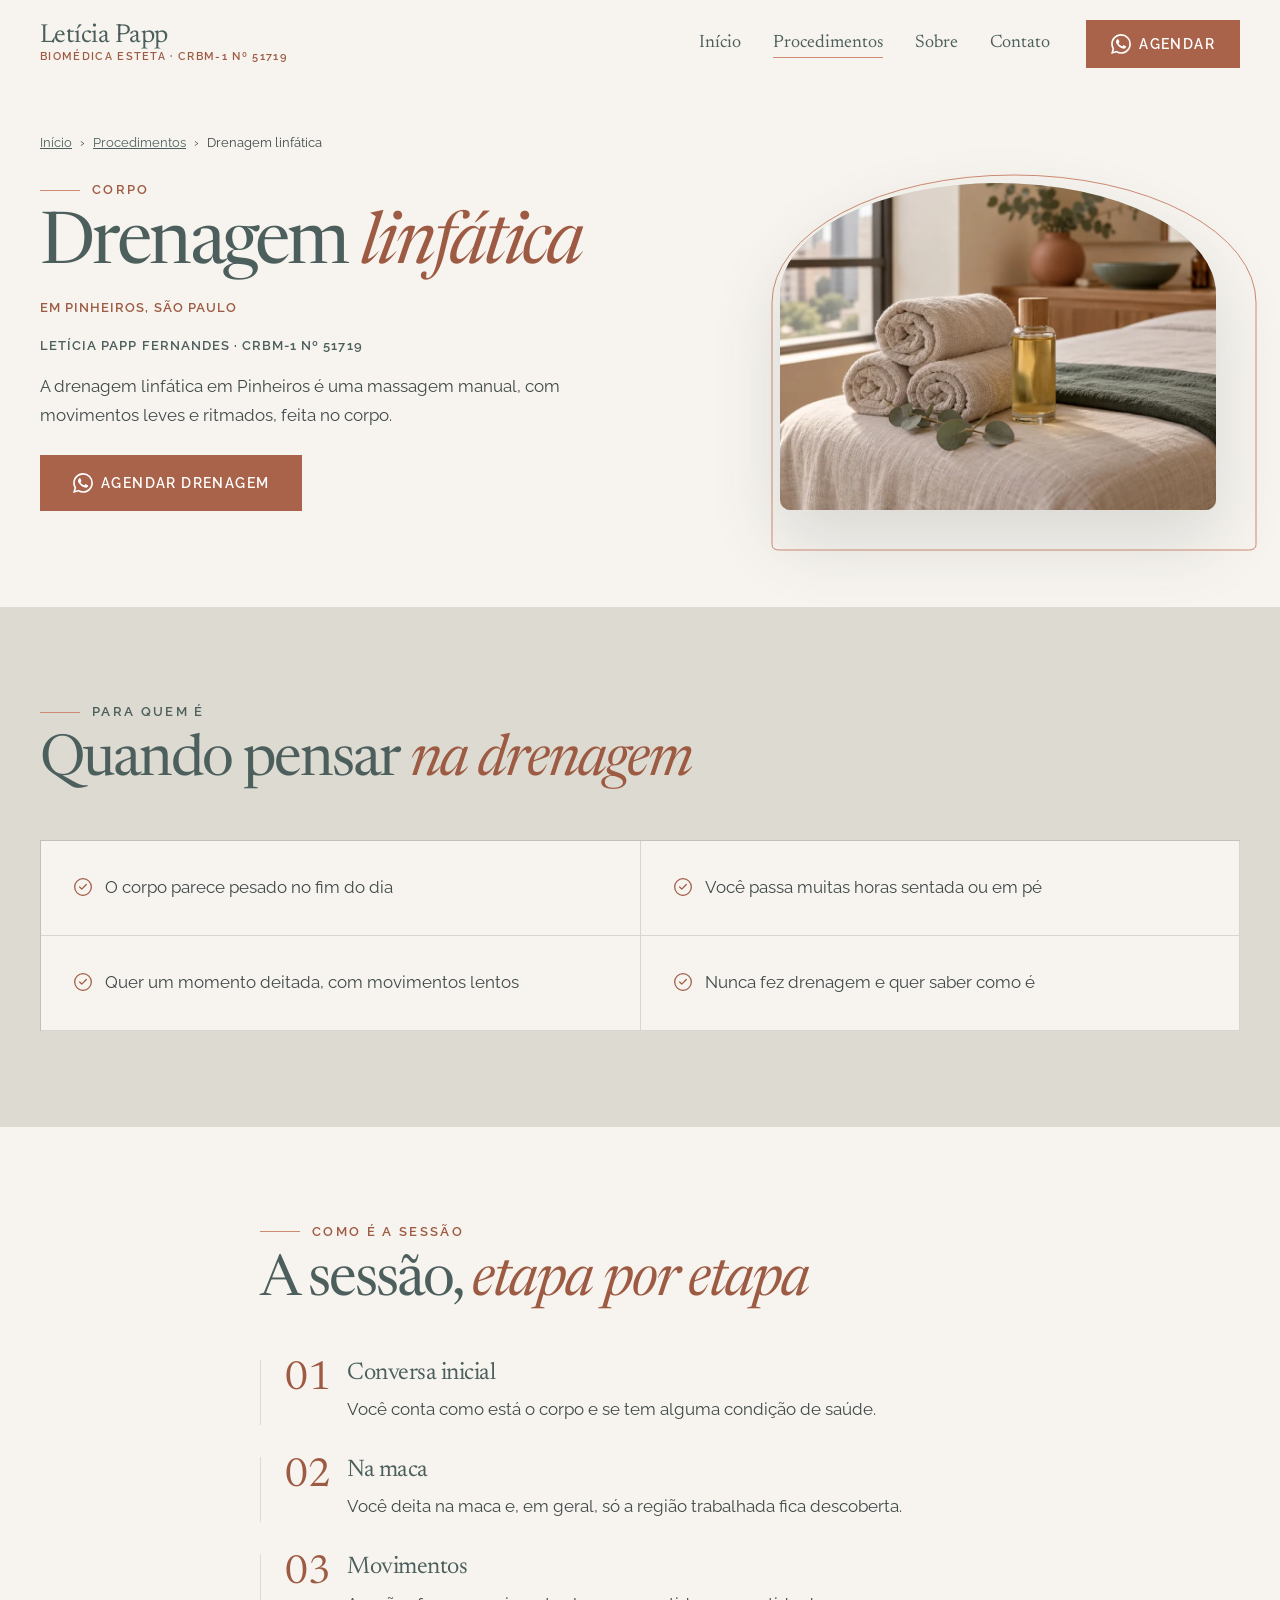
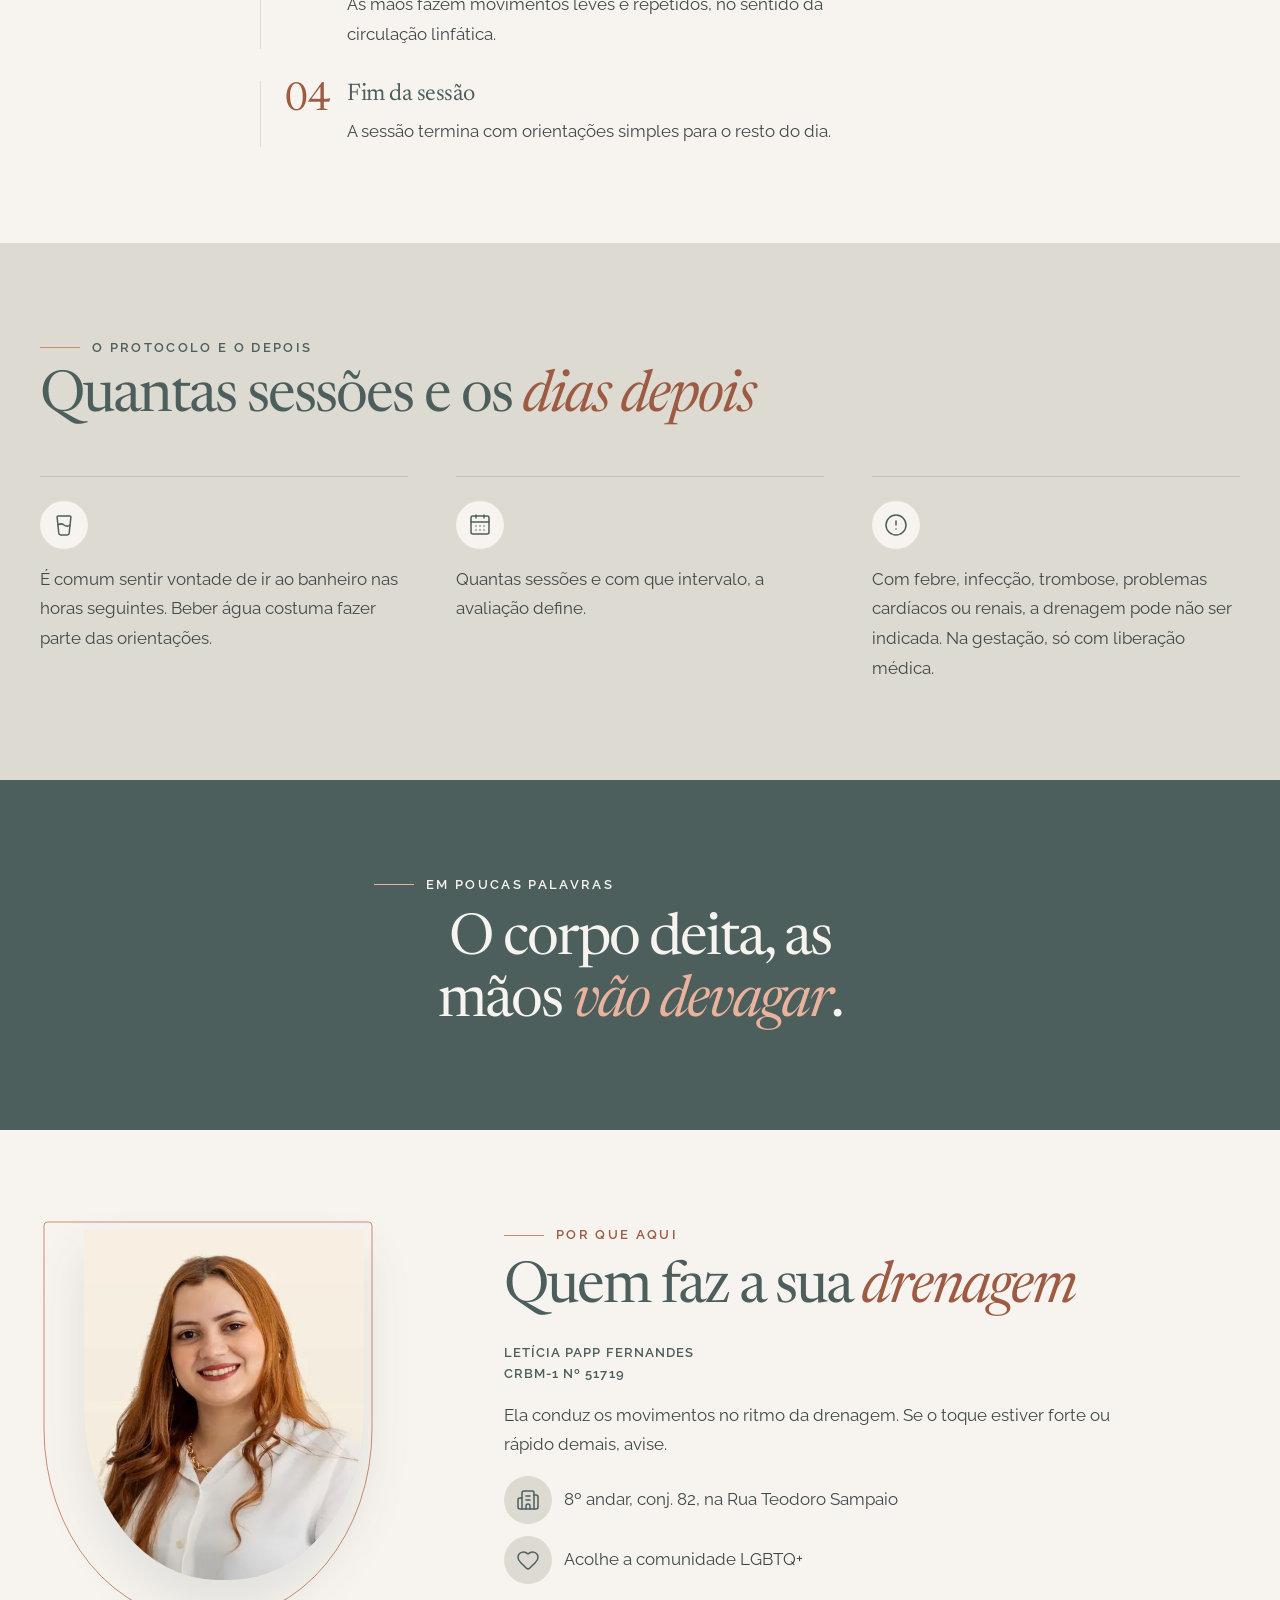
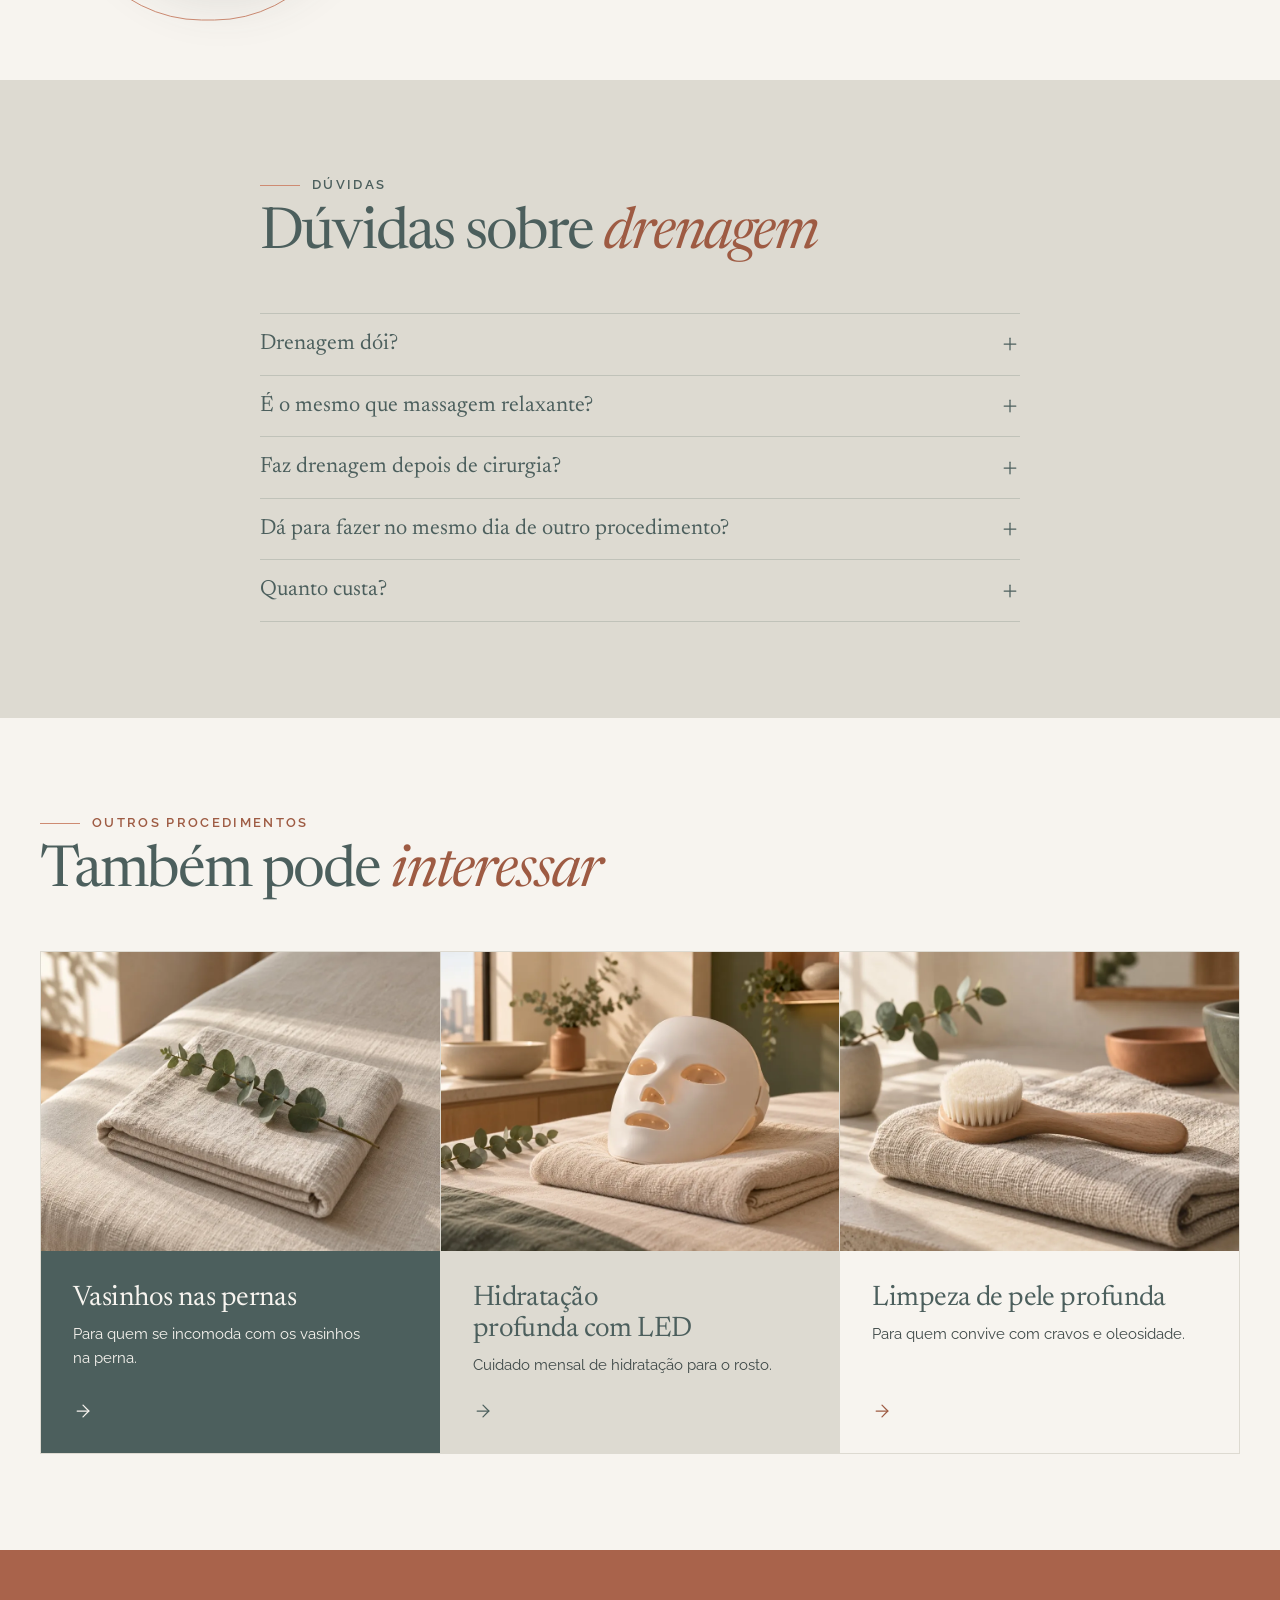
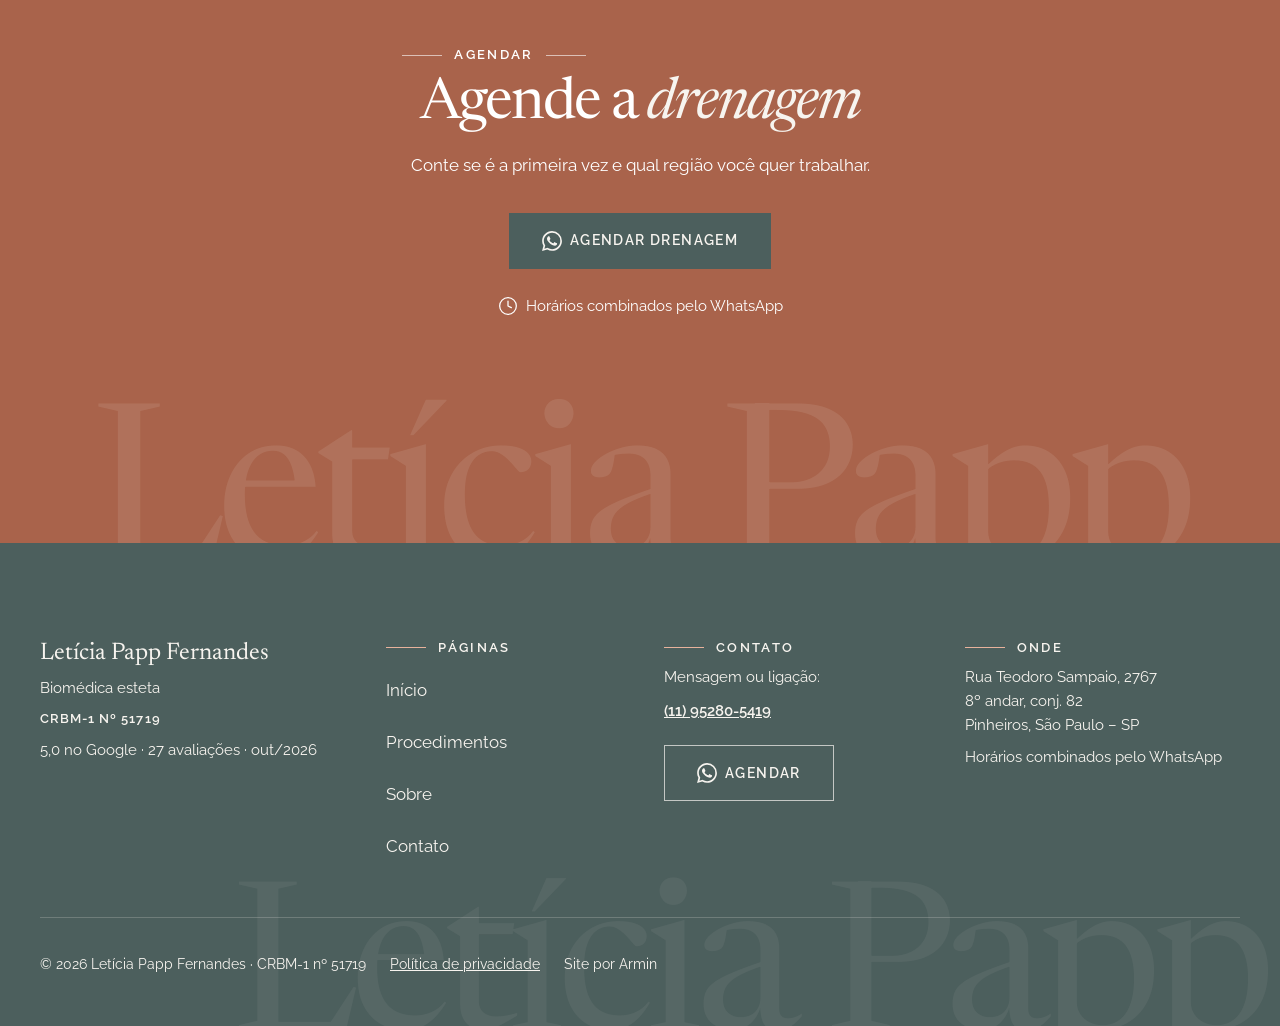
<file: procedimentos-drenagem-linfatica.html>
<!DOCTYPE html>
<!-- GERADO por _src/build.py a partir de _src/dados.py e _src/partes/. NÃO EDITE ESTE ARQUIVO: edite os dados e rode python3 _src/build.py -->
<html lang="pt-BR">
<head>
<meta charset="UTF-8">
<meta name="viewport" content="width=device-width, initial-scale=1">
<!-- PRÉ-VENDA: não remover até o Armin fechar a venda -->
<meta name="robots" content="noindex, nofollow">
<title>Drenagem linfática em Pinheiros, São Paulo · Letícia Papp</title>
<meta name="description" content="Drenagem linfática em Pinheiros, São Paulo: massagem manual com movimentos leves e ritmados. Como é a sessão e quando não é indicada.">
<meta property="og:title" content="Drenagem linfática em Pinheiros, São Paulo · Letícia Papp">
<meta property="og:description" content="Drenagem linfática em Pinheiros, São Paulo: massagem manual com movimentos leves e ritmados. Como é a sessão e quando não é indicada.">
<meta property="og:type" content="website">
<meta property="og:locale" content="pt_BR">
<meta property="og:image" content="https://infomediamethods-sys.github.io/leticia-papp-biomedica/assets/img/og-drenagem-linfatica.jpg">
<meta name="theme-color" content="#F7F4EF">
<link rel="icon" href="data:image/svg+xml,%3Csvg%20xmlns%3D%22http%3A//www.w3.org/2000/svg%22%20viewBox%3D%220%200%2064%2064%22%3E%3Crect%20width%3D%2264%22%20height%3D%2264%22%20rx%3D%2214%22%20fill%3D%22%234C5F5D%22/%3E%3Ctext%20x%3D%2232%22%20y%3D%2242%22%20text-anchor%3D%22middle%22%20font-family%3D%22Newsreader%2CGeorgia%2Cserif%22%20font-size%3D%2227%22%20fill%3D%22%23F7F4EF%22%3ELP%3C/text%3E%3C/svg%3E">
<script>document.documentElement.classList.add('js')</script>
<link rel="preconnect" href="https://fonts.googleapis.com">
<link rel="preconnect" href="https://fonts.gstatic.com" crossorigin>
<link href="https://fonts.googleapis.com/css2?family=Newsreader:ital,opsz,wght@0,6..72,400;1,6..72,400&amp;family=Raleway:wght@400;600&amp;display=swap" rel="stylesheet">
<link rel="preload" as="image" type="image/webp" media="(max-width: 899px)" imagesrcset="assets/img/porta-drenagem-linfatica-480.webp 480w, assets/img/porta-drenagem-linfatica-960.webp 960w" imagesizes="100vw">
<link rel="preload" as="image" type="image/webp" media="(min-width: 900px)" imagesrcset="assets/img/porta-drenagem-linfatica-960.webp 960w, assets/img/porta-drenagem-linfatica-1600.webp 1600w" imagesizes="(min-width: 900px) 480px, 100vw">
<link rel="stylesheet" href="assets/css/base.css">
<link rel="stylesheet" href="assets/css/style.css">
<script type="application/ld+json">{"@context": "https://schema.org", "@type": "FAQPage", "mainEntity": [{"@type": "Question", "name": "Drenagem dói?", "acceptedAnswer": {"@type": "Answer", "text": "Em geral, não: a pressão é leve."}}, {"@type": "Question", "name": "É o mesmo que massagem relaxante?", "acceptedAnswer": {"@type": "Answer", "text": "Não. A drenagem tem movimentos lentos e um ritmo próprio, pensados para o sistema linfático."}}, {"@type": "Question", "name": "Faz drenagem depois de cirurgia?", "acceptedAnswer": {"@type": "Answer", "text": "Pergunte pelo WhatsApp antes de agendar. A drenagem depois de uma cirurgia depende da liberação do seu médico."}}, {"@type": "Question", "name": "Dá para fazer no mesmo dia de outro procedimento?", "acceptedAnswer": {"@type": "Answer", "text": "A avaliação diz se dá para combinar."}}, {"@type": "Question", "name": "Quanto custa?", "acceptedAnswer": {"@type": "Answer", "text": "O valor depende do protocolo. A avaliação é o momento de explicar o que faz sentido para você e o investimento."}}]}</script>
<script type="application/ld+json">{"@context": "https://schema.org", "@type": "BreadcrumbList", "itemListElement": [{"@type": "ListItem", "position": 1, "name": "Início", "item": "https://infomediamethods-sys.github.io/leticia-papp-biomedica/"}, {"@type": "ListItem", "position": 2, "name": "Procedimentos", "item": "https://infomediamethods-sys.github.io/leticia-papp-biomedica/procedimentos.html"}, {"@type": "ListItem", "position": 3, "name": "Drenagem linfática"}]}</script>

</head>
<body class="pagina-interna">
<a class="pular-conteudo" href="#conteudo">Pular para o conteúdo</a>
<header data-header class="cabecalho">
  <div class="container cabecalho__linha">
    <a class="marca" href="index.html"><span class="marca__nome">Letícia Papp</span><span class="marca__sub"><span class="nowrap">Biomédica esteta</span><span class="sep" aria-hidden="true"> · </span><span class="nowrap">CRBM&#8209;1 nº 51719</span></span></a>
    <nav class="cabecalho__nav" aria-label="Páginas"><a href="index.html">Início</a><a href="procedimentos.html" aria-current="page">Procedimentos</a><a href="sobre.html">Sobre</a><a href="contato.html">Contato</a></nav>
    <a class="botao botao--primario cabecalho__botao" href="https://wa.me/5511952805419?text=Ol%C3%A1%21%20Vim%20pelo%20site%20e%20quero%20agendar%20uma%20avalia%C3%A7%C3%A3o." target="_blank" rel="noopener" data-origem="cabecalho" aria-label="Agendar pelo WhatsApp com Letícia Papp"><svg class="icone icone--linha icone--marca" width="20" height="20" fill="currentColor" aria-hidden="true" focusable="false" role="img" viewBox="0 0 24 24" xmlns="http://www.w3.org/2000/svg"><path d="M17.472 14.382c-.297-.149-1.758-.867-2.03-.967-.273-.099-.471-.148-.67.15-.197.297-.767.966-.94 1.164-.173.199-.347.223-.644.075-.297-.15-1.255-.463-2.39-1.475-.883-.788-1.48-1.761-1.653-2.059-.173-.297-.018-.458.13-.606.134-.133.298-.347.446-.52.149-.174.198-.298.298-.497.099-.198.05-.371-.025-.52-.075-.149-.669-1.612-.916-2.207-.242-.579-.487-.5-.669-.51-.173-.008-.371-.01-.57-.01-.198 0-.52.074-.792.372-.272.297-1.04 1.016-1.04 2.479 0 1.462 1.065 2.875 1.213 3.074.149.198 2.096 3.2 5.077 4.487.709.306 1.262.489 1.694.625.712.227 1.36.195 1.871.118.571-.085 1.758-.719 2.006-1.413.248-.694.248-1.289.173-1.413-.074-.124-.272-.198-.57-.347m-5.421 7.403h-.004a9.87 9.87 0 01-5.031-1.378l-.361-.214-3.741.982.998-3.648-.235-.374a9.86 9.86 0 01-1.51-5.26c.001-5.45 4.436-9.884 9.888-9.884 2.64 0 5.122 1.03 6.988 2.898a9.825 9.825 0 012.893 6.994c-.003 5.45-4.437 9.884-9.885 9.884m8.413-18.297A11.815 11.815 0 0012.05 0C5.495 0 .16 5.335.157 11.892c0 2.096.547 4.142 1.588 5.945L.057 24l6.305-1.654a11.882 11.882 0 005.683 1.448h.005c6.554 0 11.89-5.335 11.893-11.893a11.821 11.821 0 00-3.48-8.413Z"/></svg><span>Agendar</span></a>
  </div>
</header>

<main id="conteudo">
<section class="heroi heroi--procedimento" data-heroi><div class="container"><nav class="trilha entra" aria-label="Você está em"><a href="index.html">Início</a><span aria-hidden="true">›</span><a href="procedimentos.html">Procedimentos</a><span aria-hidden="true">›</span><span aria-current="page">Drenagem linfática</span></nav><div class="heroi__grade"><div class="heroi__texto"><p class="rotulo entra" style="--atraso:.05s">Corpo</p><h1 class="entra" style="--atraso:.12s">Drenagem <em>linfática</em></h1><p class="heroi__apoio heroi__apoio--local entra" style="--atraso:.2s">Em Pinheiros, São Paulo</p><p class="heroi__registro entra" style="--atraso:.28s"><span class="nowrap">Letícia Papp Fernandes</span><span class="sep" aria-hidden="true"> · </span><span class="nowrap">CRBM&#8209;1 nº 51719</span></p><div class="heroi__oque entra" style="--atraso:.36s"><p>A drenagem linfática em Pinheiros é uma massagem manual, com movimentos leves e ritmados, feita no corpo.</p></div><div class="heroi__acoes entra" style="--atraso:.45s"><a class="botao botao--primario" href="https://wa.me/5511952805419?text=Ol%C3%A1%21%20Vi%20a%20p%C3%A1gina%20de%20Drenagem%20linf%C3%A1tica%20no%20site%20e%20quero%20agendar." target="_blank" rel="noopener" data-origem="drenagem-linfatica"><svg class="icone icone--linha icone--marca" width="20" height="20" fill="currentColor" aria-hidden="true" focusable="false" role="img" viewBox="0 0 24 24" xmlns="http://www.w3.org/2000/svg"><path d="M17.472 14.382c-.297-.149-1.758-.867-2.03-.967-.273-.099-.471-.148-.67.15-.197.297-.767.966-.94 1.164-.173.199-.347.223-.644.075-.297-.15-1.255-.463-2.39-1.475-.883-.788-1.48-1.761-1.653-2.059-.173-.297-.018-.458.13-.606.134-.133.298-.347.446-.52.149-.174.198-.298.298-.497.099-.198.05-.371-.025-.52-.075-.149-.669-1.612-.916-2.207-.242-.579-.487-.5-.669-.51-.173-.008-.371-.01-.57-.01-.198 0-.52.074-.792.372-.272.297-1.04 1.016-1.04 2.479 0 1.462 1.065 2.875 1.213 3.074.149.198 2.096 3.2 5.077 4.487.709.306 1.262.489 1.694.625.712.227 1.36.195 1.871.118.571-.085 1.758-.719 2.006-1.413.248-.694.248-1.289.173-1.413-.074-.124-.272-.198-.57-.347m-5.421 7.403h-.004a9.87 9.87 0 01-5.031-1.378l-.361-.214-3.741.982.998-3.648-.235-.374a9.86 9.86 0 01-1.51-5.26c.001-5.45 4.436-9.884 9.888-9.884 2.64 0 5.122 1.03 6.988 2.898a9.825 9.825 0 012.893 6.994c-.003 5.45-4.437 9.884-9.885 9.884m8.413-18.297A11.815 11.815 0 0012.05 0C5.495 0 .16 5.335.157 11.892c0 2.096.547 4.142 1.588 5.945L.057 24l6.305-1.654a11.882 11.882 0 005.683 1.448h.005c6.554 0 11.89-5.335 11.893-11.893a11.821 11.821 0 00-3.48-8.413Z"/></svg><span>Agendar drenagem</span></a></div></div><div class="arco arco--arco arco--card heroi__arco"><svg class="arco__moldura" viewBox="0 0 100 100" preserveAspectRatio="none" aria-hidden="true" focusable="false"><path d="M0,34 A50,34 0 0 1 100,34 L100,98.5 Q100,100 98.5,100 L1.5,100 Q0,100 0,98.5 Z" vector-effect="non-scaling-stroke"/></svg><div class="arco__foto"><picture><source type="image/webp" media="(max-width: 899px)" srcset="assets/img/porta-drenagem-linfatica-480.webp 480w, assets/img/porta-drenagem-linfatica-960.webp 960w" sizes="100vw"><source type="image/webp" srcset="assets/img/porta-drenagem-linfatica-960.webp 960w, assets/img/porta-drenagem-linfatica-1600.webp 1600w" sizes="(min-width: 900px) 480px, 100vw"><img src="assets/img/porta-drenagem-linfatica-960.jpg" width="960" height="720" alt="Drenagem linfática em Pinheiros: toalhas de linho enroladas e garrafa de vidro sobre a maca" decoding="async" fetchpriority="high"></picture></div></div></div></div></section>
<section class="secao secao--claro-2" id="para-quem"><div class="container"><div class="cabeca revelar"><p class="rotulo">Para quem é</p><h2>Quando pensar <em>na drenagem</em></h2></div><ul class="situacoes revelar" role="list"><li><svg aria-hidden="true" focusable="false" class="icone icone--linha icone--circle-check" xmlns="http://www.w3.org/2000/svg" width="20" height="20" viewBox="0 0 24 24" fill="none" stroke="currentColor" stroke-width="1.5" stroke-linecap="round" stroke-linejoin="round" ><circle cx="12" cy="12" r="10" /><path d="m16 9-5.5 5.5L8 12" /></svg><span>O corpo parece pesado no fim do dia</span></li><li><svg aria-hidden="true" focusable="false" class="icone icone--linha icone--circle-check" xmlns="http://www.w3.org/2000/svg" width="20" height="20" viewBox="0 0 24 24" fill="none" stroke="currentColor" stroke-width="1.5" stroke-linecap="round" stroke-linejoin="round" ><circle cx="12" cy="12" r="10" /><path d="m16 9-5.5 5.5L8 12" /></svg><span>Você passa muitas horas sentada ou em pé</span></li><li><svg aria-hidden="true" focusable="false" class="icone icone--linha icone--circle-check" xmlns="http://www.w3.org/2000/svg" width="20" height="20" viewBox="0 0 24 24" fill="none" stroke="currentColor" stroke-width="1.5" stroke-linecap="round" stroke-linejoin="round" ><circle cx="12" cy="12" r="10" /><path d="m16 9-5.5 5.5L8 12" /></svg><span>Quer um momento deitada, com movimentos lentos</span></li><li><svg aria-hidden="true" focusable="false" class="icone icone--linha icone--circle-check" xmlns="http://www.w3.org/2000/svg" width="20" height="20" viewBox="0 0 24 24" fill="none" stroke="currentColor" stroke-width="1.5" stroke-linecap="round" stroke-linejoin="round" ><circle cx="12" cy="12" r="10" /><path d="m16 9-5.5 5.5L8 12" /></svg><span>Nunca fez drenagem e quer saber como é</span></li></ul></div></section>
<section class="secao como" id="como-funciona"><div class="container--estreito"><div class="cabeca revelar"><p class="rotulo">Como é a sessão</p><h2>A sessão, <em class="em--longo">etapa por etapa</em></h2></div><ol class="passos passos--claro" role="list"><li class="passo revelar" data-passo="1" style="--i:0"><span class="passo__numero">01</span><div><h3 class="passo__titulo">Conversa inicial</h3><p>Você conta como está o corpo e se tem alguma condição de saúde.</p></div></li><li class="passo revelar" data-passo="2" style="--i:1"><span class="passo__numero">02</span><div><h3 class="passo__titulo">Na maca</h3><p>Você deita na maca e, em geral, só a região trabalhada fica descoberta.</p></div></li><li class="passo revelar" data-passo="3" style="--i:2"><span class="passo__numero">03</span><div><h3 class="passo__titulo">Movimentos</h3><p>As mãos fazem movimentos leves e repetidos, no sentido da circulação linfática.</p></div></li><li class="passo revelar" data-passo="4" style="--i:3"><span class="passo__numero">04</span><div><h3 class="passo__titulo">Fim da sessão</h3><p>A sessão termina com orientações simples para o resto do dia.</p></div></li></ol></div></section>
<section class="secao secao--claro-2 depois" id="depois"><div class="container"><div class="cabeca revelar"><p class="rotulo">O protocolo e o depois</p><h2>Quantas sessões e os <em>dias depois</em></h2></div><div class="revelar"><ul class="lista lista--depois" role="list"><li><span class="icone-circulo"><svg aria-hidden="true" focusable="false" class="icone icone--glass-water" xmlns="http://www.w3.org/2000/svg" width="24" height="24" viewBox="0 0 24 24" fill="none" stroke="currentColor" stroke-width="1.5" stroke-linecap="round" stroke-linejoin="round" ><path d="M5.116 4.104A1 1 0 0 1 6.11 3h11.78a1 1 0 0 1 .994 1.105L17.19 20.21A2 2 0 0 1 15.2 22H8.8a2 2 0 0 1-2-1.79z" /><path d="M6 12a5 5 0 0 1 6 0 5 5 0 0 0 6 0" /></svg></span><span>É comum sentir vontade de ir ao banheiro nas horas seguintes. Beber água costuma fazer parte das orientações.</span></li><li><span class="icone-circulo"><svg aria-hidden="true" focusable="false" class="icone icone--calendar-days" xmlns="http://www.w3.org/2000/svg" width="24" height="24" viewBox="0 0 24 24" fill="none" stroke="currentColor" stroke-width="1.5" stroke-linecap="round" stroke-linejoin="round" ><path d="M8 2v3" /><path d="M16 2v3" /><rect x="3" y="3" width="18" height="18" rx="2" /><path d="M3 9h18" /><path d="M8 13h.01" /><path d="M12 13h.01" /><path d="M16 13h.01" /><path d="M8 17h.01" /><path d="M12 17h.01" /><path d="M16 17h.01" /></svg></span><span>Quantas sessões e com que intervalo, a avaliação define.</span></li><li><span class="icone-circulo"><svg aria-hidden="true" focusable="false" class="icone icone--circle-alert" xmlns="http://www.w3.org/2000/svg" width="24" height="24" viewBox="0 0 24 24" fill="none" stroke="currentColor" stroke-width="1.5" stroke-linecap="round" stroke-linejoin="round" ><circle cx="12" cy="12" r="10" /><line x1="12" x2="12" y1="8" y2="12" /><line x1="12" x2="12.01" y1="16" y2="16" /></svg></span><span>Com febre, infecção, trombose, problemas cardíacos ou renais, a drenagem pode não ser indicada. Na gestação, só com liberação médica.</span></li></ul></div></div></section>
<section class="secao secao--escuro frase"><div class="container--estreito revelar"><p class="rotulo">Em poucas palavras</p><h2 class="frase__texto">O corpo deita, as mãos <em>vão devagar</em>.</h2></div></section>
<section class="secao pessoa pessoa--curta" id="por-que-aqui"><div class="container pessoa__grade"><div class="pessoa__midia revelar"><div class="arco arco--invertido arco--retrato pessoa__arco arco--teto-280"><svg class="arco__moldura" viewBox="0 0 100 100" preserveAspectRatio="none" aria-hidden="true" focusable="false"><path d="M1,0 L99,0 Q100,0 100,1 L100,52 A48,48 0 0 1 52,100 L48,100 A48,48 0 0 1 0,52 L0,1 Q0,0 1,0 Z" vector-effect="non-scaling-stroke"/></svg><div class="arco__foto"><picture><source type="image/webp" media="(max-width: 899px)" srcset="assets/img/profissional-480.webp 420w" sizes="100vw"><source type="image/webp" srcset="assets/img/profissional-480.webp 420w" sizes="(min-width: 900px) 280px, 100vw"><img src="assets/img/profissional-960.jpg" width="960" height="1200" alt="Letícia Papp Fernandes, biomédica esteta" decoding="async" ></picture></div></div></div><div class="pessoa__texto"><div class="cabeca revelar"><p class="rotulo">Por que aqui</p><h2>Quem faz a sua <em>drenagem</em></h2></div><div class="revelar"><p class="pessoa__registro">Letícia Papp Fernandes<br><span class="nowrap">CRBM&#8209;1 nº 51719</span></p><p>Ela conduz os movimentos no ritmo da drenagem. Se o toque estiver forte ou rápido demais, avise.</p><ul class="lista lista--fatos" role="list"><li><span class="icone-circulo"><svg aria-hidden="true" focusable="false" class="icone icone--building-2" xmlns="http://www.w3.org/2000/svg" width="24" height="24" viewBox="0 0 24 24" fill="none" stroke="currentColor" stroke-width="1.5" stroke-linecap="round" stroke-linejoin="round" ><path d="M10 12h4" /><path d="M10 8h4" /><path d="M14 21v-3a2 2 0 0 0-4 0v3" /><path d="M6 10H4a2 2 0 0 0-2 2v7a2 2 0 0 0 2 2h16a2 2 0 0 0 2-2V9a2 2 0 0 0-2-2h-2" /><path d="M6 21V5a2 2 0 0 1 2-2h8a2 2 0 0 1 2 2v16" /></svg></span><span>8º andar, conj. 82, na Rua Teodoro Sampaio</span></li><li><span class="icone-circulo"><svg aria-hidden="true" focusable="false" class="icone icone--heart" xmlns="http://www.w3.org/2000/svg" width="24" height="24" viewBox="0 0 24 24" fill="none" stroke="currentColor" stroke-width="1.5" stroke-linecap="round" stroke-linejoin="round" ><path d="M2 9.5a5.5 5.5 0 0 1 9.591-3.676.56.56 0 0 0 .818 0A5.49 5.49 0 0 1 22 9.5c0 2.29-1.5 4-3 5.5l-5.492 5.313a2 2 0 0 1-3 .019L5 15c-1.5-1.5-3-3.2-3-5.5" /></svg></span><span>Acolhe a comunidade LGBTQ+</span></li></ul></div></div></div></section>
<section class="secao secao--claro-2 duvidas" id="duvidas"><div class="container--estreito"><div class="cabeca revelar"><p class="rotulo">Dúvidas</p><h2>Dúvidas sobre <em>drenagem</em></h2></div><div class="faq revelar" id="duvidas-lista"><details class="faq__item"><summary><span>Drenagem dói?</span><svg aria-hidden="true" focusable="false" class="icone icone--linha icone--plus" xmlns="http://www.w3.org/2000/svg" width="20" height="20" viewBox="0 0 24 24" fill="none" stroke="currentColor" stroke-width="1.5" stroke-linecap="round" stroke-linejoin="round" ><path d="M5 12h14" /><path d="M12 5v14" /></svg></summary><div class="faq__resposta"><p>Em geral, não: a pressão é leve.</p></div></details><details class="faq__item"><summary><span>É o mesmo que massagem relaxante?</span><svg aria-hidden="true" focusable="false" class="icone icone--linha icone--plus" xmlns="http://www.w3.org/2000/svg" width="20" height="20" viewBox="0 0 24 24" fill="none" stroke="currentColor" stroke-width="1.5" stroke-linecap="round" stroke-linejoin="round" ><path d="M5 12h14" /><path d="M12 5v14" /></svg></summary><div class="faq__resposta"><p>Não. A drenagem tem movimentos lentos e um ritmo próprio, pensados para o sistema linfático.</p></div></details><details class="faq__item"><summary><span>Faz drenagem depois de cirurgia?</span><svg aria-hidden="true" focusable="false" class="icone icone--linha icone--plus" xmlns="http://www.w3.org/2000/svg" width="20" height="20" viewBox="0 0 24 24" fill="none" stroke="currentColor" stroke-width="1.5" stroke-linecap="round" stroke-linejoin="round" ><path d="M5 12h14" /><path d="M12 5v14" /></svg></summary><div class="faq__resposta"><p>Pergunte pelo WhatsApp antes de agendar. A drenagem depois de uma cirurgia depende da liberação do seu médico.</p></div></details><details class="faq__item"><summary><span>Dá para fazer no mesmo dia de outro procedimento?</span><svg aria-hidden="true" focusable="false" class="icone icone--linha icone--plus" xmlns="http://www.w3.org/2000/svg" width="20" height="20" viewBox="0 0 24 24" fill="none" stroke="currentColor" stroke-width="1.5" stroke-linecap="round" stroke-linejoin="round" ><path d="M5 12h14" /><path d="M12 5v14" /></svg></summary><div class="faq__resposta"><p>A avaliação diz se dá para combinar.</p></div></details><details class="faq__item"><summary><span>Quanto custa?</span><svg aria-hidden="true" focusable="false" class="icone icone--linha icone--plus" xmlns="http://www.w3.org/2000/svg" width="20" height="20" viewBox="0 0 24 24" fill="none" stroke="currentColor" stroke-width="1.5" stroke-linecap="round" stroke-linejoin="round" ><path d="M5 12h14" /><path d="M12 5v14" /></svg></summary><div class="faq__resposta"><p>O valor depende do protocolo. A avaliação é o momento de explicar o que faz sentido para você e o investimento.</p></div></details></div></div></section>
<section class="secao outros" id="outros"><div class="container"><div class="cabeca revelar"><p class="rotulo">Outros procedimentos</p><h2>Também pode <em>interessar</em></h2></div><ul class="grade grade--3 grade--colada grade--portas grade--outros" role="list"><li class="revelar"><a class="card card--link" href="procedimentos-vasinhos.html"><div class="midia proporcao-card card__midia"><picture><source type="image/webp" media="(max-width: 899px)" srcset="assets/img/porta-vasinhos-480.webp 480w, assets/img/porta-vasinhos-960.webp 960w" sizes="40vw"><source type="image/webp" srcset="assets/img/porta-vasinhos-960.webp 960w, assets/img/porta-vasinhos-1600.webp 1600w" sizes="(min-width: 900px) 400px, 40vw"><img src="assets/img/porta-vasinhos-960.jpg" width="960" height="720" alt="Toalha de linho dobrada sobre a maca, com um ramo de eucalipto" decoding="async" ></picture></div><div class="card__corpo"><h3 class="card__titulo">Vasinhos nas pernas</h3><p class="card__texto">Para quem se incomoda com os vasinhos na perna.</p><span class="card__seta"><svg aria-hidden="true" focusable="false" class="icone icone--linha icone--arrow-right" xmlns="http://www.w3.org/2000/svg" width="20" height="20" viewBox="0 0 24 24" fill="none" stroke="currentColor" stroke-width="1.5" stroke-linecap="round" stroke-linejoin="round" ><path d="M5 12h14" /><path d="m12 5 7 7-7 7" /></svg></span></div></a></li><li class="revelar"><a class="card card--link" href="procedimentos-hidratacao-profunda.html"><div class="midia proporcao-card card__midia"><picture><source type="image/webp" media="(max-width: 899px)" srcset="assets/img/porta-hidratacao-profunda-480.webp 480w, assets/img/porta-hidratacao-profunda-960.webp 960w" sizes="40vw"><source type="image/webp" srcset="assets/img/porta-hidratacao-profunda-960.webp 960w, assets/img/porta-hidratacao-profunda-1600.webp 1600w" sizes="(min-width: 900px) 400px, 40vw"><img src="assets/img/porta-hidratacao-profunda-960.jpg" width="960" height="720" alt="Máscara facial de LED apoiada sobre toalha creme" decoding="async" loading="lazy"></picture></div><div class="card__corpo"><h3 class="card__titulo">Hidratação profunda com LED</h3><p class="card__texto">Cuidado mensal de hidratação para o rosto.</p><span class="card__seta"><svg aria-hidden="true" focusable="false" class="icone icone--linha icone--arrow-right" xmlns="http://www.w3.org/2000/svg" width="20" height="20" viewBox="0 0 24 24" fill="none" stroke="currentColor" stroke-width="1.5" stroke-linecap="round" stroke-linejoin="round" ><path d="M5 12h14" /><path d="m12 5 7 7-7 7" /></svg></span></div></a></li><li class="revelar"><a class="card card--link" href="procedimentos-limpeza-de-pele.html"><div class="midia proporcao-card card__midia"><picture><source type="image/webp" media="(max-width: 899px)" srcset="assets/img/porta-limpeza-de-pele-480.webp 480w, assets/img/porta-limpeza-de-pele-960.webp 960w" sizes="40vw"><source type="image/webp" srcset="assets/img/porta-limpeza-de-pele-960.webp 960w, assets/img/porta-limpeza-de-pele-1600.webp 1600w" sizes="(min-width: 900px) 400px, 40vw"><img src="assets/img/porta-limpeza-de-pele-960.jpg" width="960" height="720" alt="Escova facial de cabo de madeira sobre toalha de linho" decoding="async" loading="lazy"></picture></div><div class="card__corpo"><h3 class="card__titulo">Limpeza de pele profunda</h3><p class="card__texto">Para quem convive com cravos e oleosidade.</p><span class="card__seta"><svg aria-hidden="true" focusable="false" class="icone icone--linha icone--arrow-right" xmlns="http://www.w3.org/2000/svg" width="20" height="20" viewBox="0 0 24 24" fill="none" stroke="currentColor" stroke-width="1.5" stroke-linecap="round" stroke-linejoin="round" ><path d="M5 12h14" /><path d="m12 5 7 7-7 7" /></svg></span></div></a></li></ul></div></section>
<section class="secao secao--terracota cta" id="contato"><div class="container--estreito cta__caixa revelar"><p class="rotulo rotulo--fios">Agendar</p><h2>Agende a <em>drenagem</em></h2><p class="cta__texto">Conte se é a primeira vez e qual região você quer trabalhar.</p><div class="cta__acoes"><a class="botao botao--primario" href="https://wa.me/5511952805419?text=Ol%C3%A1%21%20Vi%20a%20p%C3%A1gina%20de%20Drenagem%20linf%C3%A1tica%20no%20site%20e%20quero%20agendar." target="_blank" rel="noopener" data-origem="drenagem-linfatica"><svg class="icone icone--linha icone--marca" width="20" height="20" fill="currentColor" aria-hidden="true" focusable="false" role="img" viewBox="0 0 24 24" xmlns="http://www.w3.org/2000/svg"><path d="M17.472 14.382c-.297-.149-1.758-.867-2.03-.967-.273-.099-.471-.148-.67.15-.197.297-.767.966-.94 1.164-.173.199-.347.223-.644.075-.297-.15-1.255-.463-2.39-1.475-.883-.788-1.48-1.761-1.653-2.059-.173-.297-.018-.458.13-.606.134-.133.298-.347.446-.52.149-.174.198-.298.298-.497.099-.198.05-.371-.025-.52-.075-.149-.669-1.612-.916-2.207-.242-.579-.487-.5-.669-.51-.173-.008-.371-.01-.57-.01-.198 0-.52.074-.792.372-.272.297-1.04 1.016-1.04 2.479 0 1.462 1.065 2.875 1.213 3.074.149.198 2.096 3.2 5.077 4.487.709.306 1.262.489 1.694.625.712.227 1.36.195 1.871.118.571-.085 1.758-.719 2.006-1.413.248-.694.248-1.289.173-1.413-.074-.124-.272-.198-.57-.347m-5.421 7.403h-.004a9.87 9.87 0 01-5.031-1.378l-.361-.214-3.741.982.998-3.648-.235-.374a9.86 9.86 0 01-1.51-5.26c.001-5.45 4.436-9.884 9.888-9.884 2.64 0 5.122 1.03 6.988 2.898a9.825 9.825 0 012.893 6.994c-.003 5.45-4.437 9.884-9.885 9.884m8.413-18.297A11.815 11.815 0 0012.05 0C5.495 0 .16 5.335.157 11.892c0 2.096.547 4.142 1.588 5.945L.057 24l6.305-1.654a11.882 11.882 0 005.683 1.448h.005c6.554 0 11.89-5.335 11.893-11.893a11.821 11.821 0 00-3.48-8.413Z"/></svg><span>Agendar drenagem</span></a></div><ul class="cta__linhas" role="list"><li><svg aria-hidden="true" focusable="false" class="icone icone--linha icone--clock" xmlns="http://www.w3.org/2000/svg" width="20" height="20" viewBox="0 0 24 24" fill="none" stroke="currentColor" stroke-width="1.5" stroke-linecap="round" stroke-linejoin="round" ><circle cx="12" cy="12" r="10" /><path d="M12 6v6l4 2" /></svg><span><span class="nowrap">Horários combinados pelo WhatsApp</span></span></li></ul></div><p class="cta__marca" aria-hidden="true">Letícia Papp</p></section>
</main>
<footer class="rodape">
  <div class="container">
    <div class="rodape__grade">
      <div class="rodape__id">
        <p class="rodape__nome">Letícia Papp Fernandes</p>
        <p class="rodape__texto">Biomédica esteta</p>
        <p class="rodape__registro">CRBM&#8209;1 nº 51719</p>
        <p class="rodape__texto rodape__nota"><span class="nowrap">5,0 no Google</span><span class="sep" aria-hidden="true"> · </span><span class="nowrap">27 avaliações</span><span class="sep" aria-hidden="true"> · </span><span class="nowrap">out/2026</span></p>
      </div>
      <div><p class="rotulo rotulo--claro">Páginas</p><ul class="rodape__links" role="list"><li><a href="index.html">Início</a></li><li><a href="procedimentos.html">Procedimentos</a></li><li><a href="sobre.html">Sobre</a></li><li><a href="contato.html">Contato</a></li></ul></div>
      <div><p class="rotulo rotulo--claro">Contato</p><p class="rodape__texto">Mensagem ou ligação:<br><a class="rodape__tel" href="tel:+5511952805419">(11) 95280-5419</a></p><p class="rodape__acao"><a class="botao botao--contorno botao--claro" href="https://wa.me/5511952805419?text=Ol%C3%A1%21%20Vim%20pelo%20site%20e%20quero%20agendar%20uma%20avalia%C3%A7%C3%A3o." target="_blank" rel="noopener" data-origem="rodape"><svg class="icone icone--linha icone--marca" width="20" height="20" fill="currentColor" aria-hidden="true" focusable="false" role="img" viewBox="0 0 24 24" xmlns="http://www.w3.org/2000/svg"><path d="M17.472 14.382c-.297-.149-1.758-.867-2.03-.967-.273-.099-.471-.148-.67.15-.197.297-.767.966-.94 1.164-.173.199-.347.223-.644.075-.297-.15-1.255-.463-2.39-1.475-.883-.788-1.48-1.761-1.653-2.059-.173-.297-.018-.458.13-.606.134-.133.298-.347.446-.52.149-.174.198-.298.298-.497.099-.198.05-.371-.025-.52-.075-.149-.669-1.612-.916-2.207-.242-.579-.487-.5-.669-.51-.173-.008-.371-.01-.57-.01-.198 0-.52.074-.792.372-.272.297-1.04 1.016-1.04 2.479 0 1.462 1.065 2.875 1.213 3.074.149.198 2.096 3.2 5.077 4.487.709.306 1.262.489 1.694.625.712.227 1.36.195 1.871.118.571-.085 1.758-.719 2.006-1.413.248-.694.248-1.289.173-1.413-.074-.124-.272-.198-.57-.347m-5.421 7.403h-.004a9.87 9.87 0 01-5.031-1.378l-.361-.214-3.741.982.998-3.648-.235-.374a9.86 9.86 0 01-1.51-5.26c.001-5.45 4.436-9.884 9.888-9.884 2.64 0 5.122 1.03 6.988 2.898a9.825 9.825 0 012.893 6.994c-.003 5.45-4.437 9.884-9.885 9.884m8.413-18.297A11.815 11.815 0 0012.05 0C5.495 0 .16 5.335.157 11.892c0 2.096.547 4.142 1.588 5.945L.057 24l6.305-1.654a11.882 11.882 0 005.683 1.448h.005c6.554 0 11.89-5.335 11.893-11.893a11.821 11.821 0 00-3.48-8.413Z"/></svg><span>Agendar</span></a></p></div>
      <div><p class="rotulo rotulo--claro">Onde</p><address class="rodape__texto">Rua Teodoro Sampaio, 2767<br>8º andar, conj. 82<br>Pinheiros, São Paulo – SP</address><p class="rodape__texto">Horários combinados pelo WhatsApp</p></div>
    </div>
    <div class="rodape__base">
      <p><span class="nowrap">© 2026 Letícia Papp Fernandes</span><span class="sep" aria-hidden="true"> · </span><span class="nowrap">CRBM&#8209;1 nº 51719</span></p>
      <p><a href="politica-de-privacidade.html">Política de privacidade</a></p>
      <p>Site por Armin</p>
    </div>
  </div>
  <p class="rodape__marca" aria-hidden="true">Letícia Papp</p>
</footer>

<script src="assets/js/lenis.min.js" defer></script>
<script src="assets/js/main.js" defer></script>
<script src="assets/js/movimento.js" defer></script>
</body>
</html>
</file>
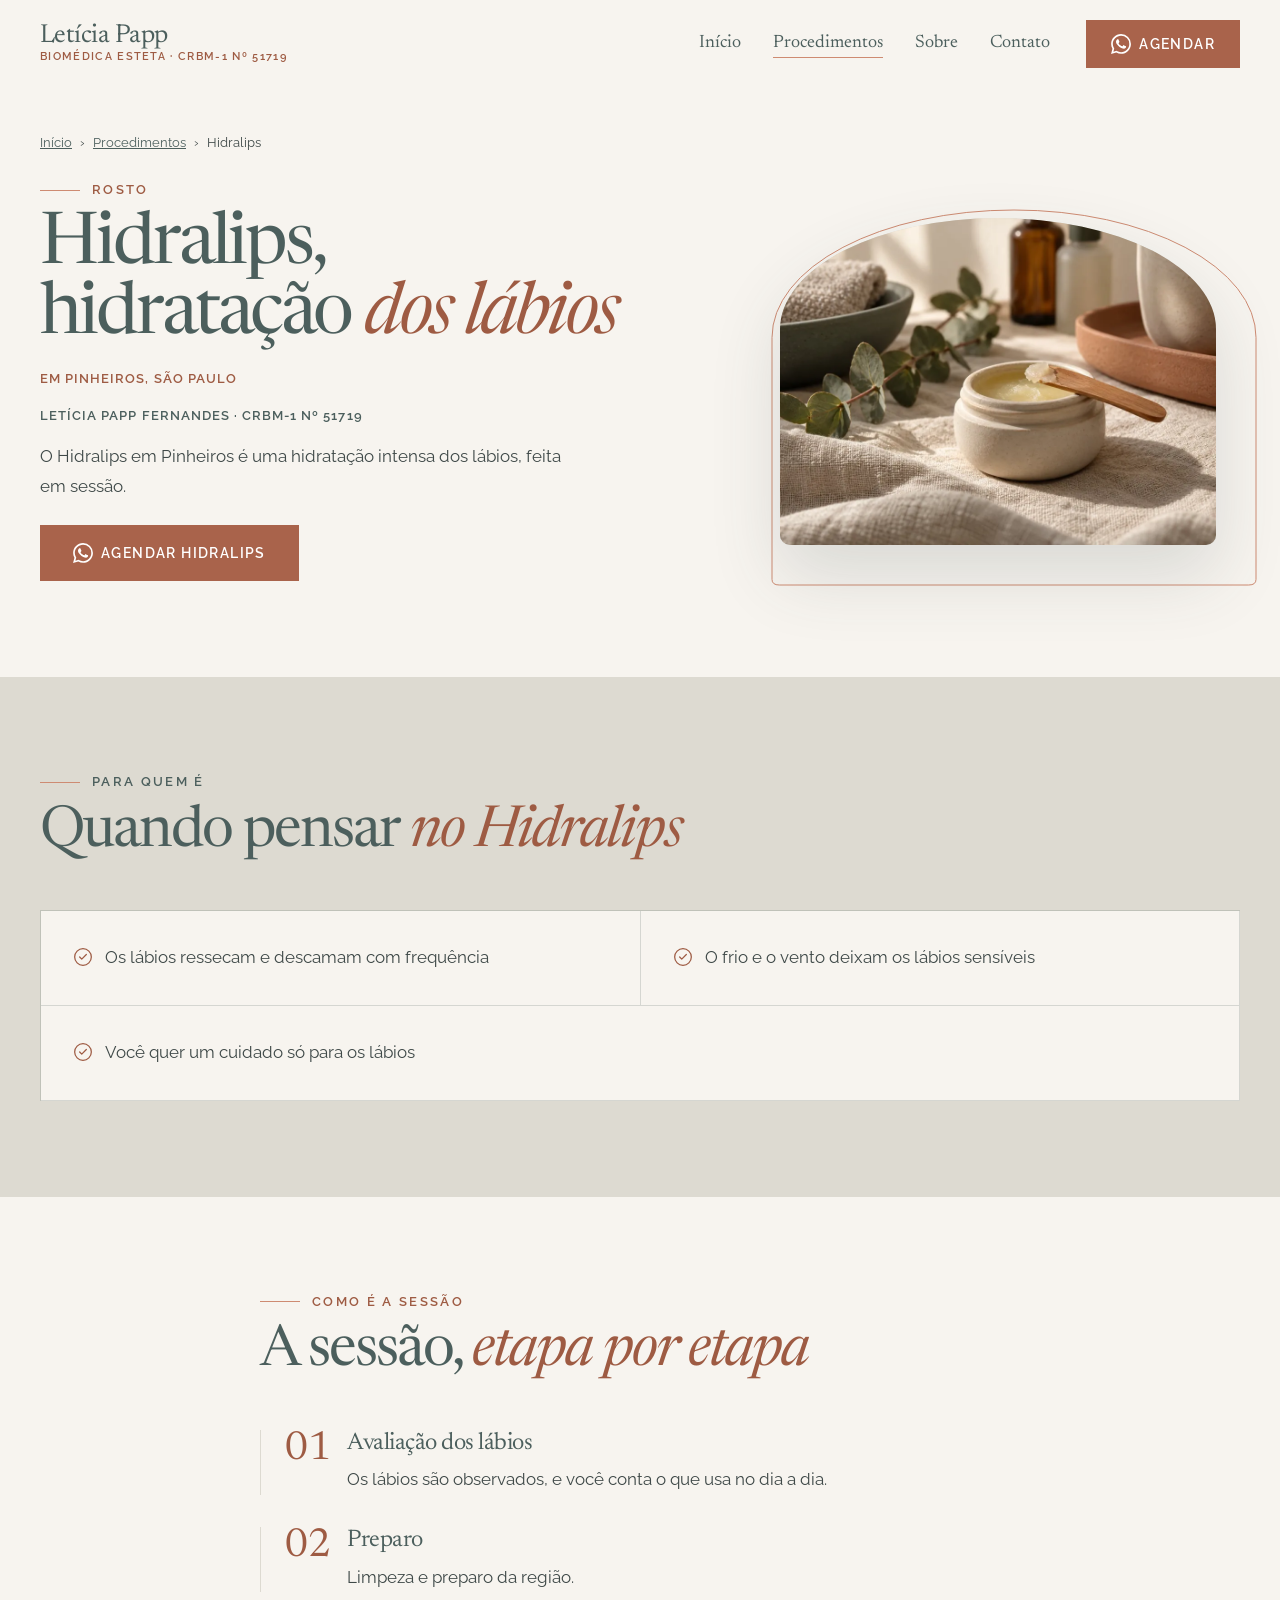
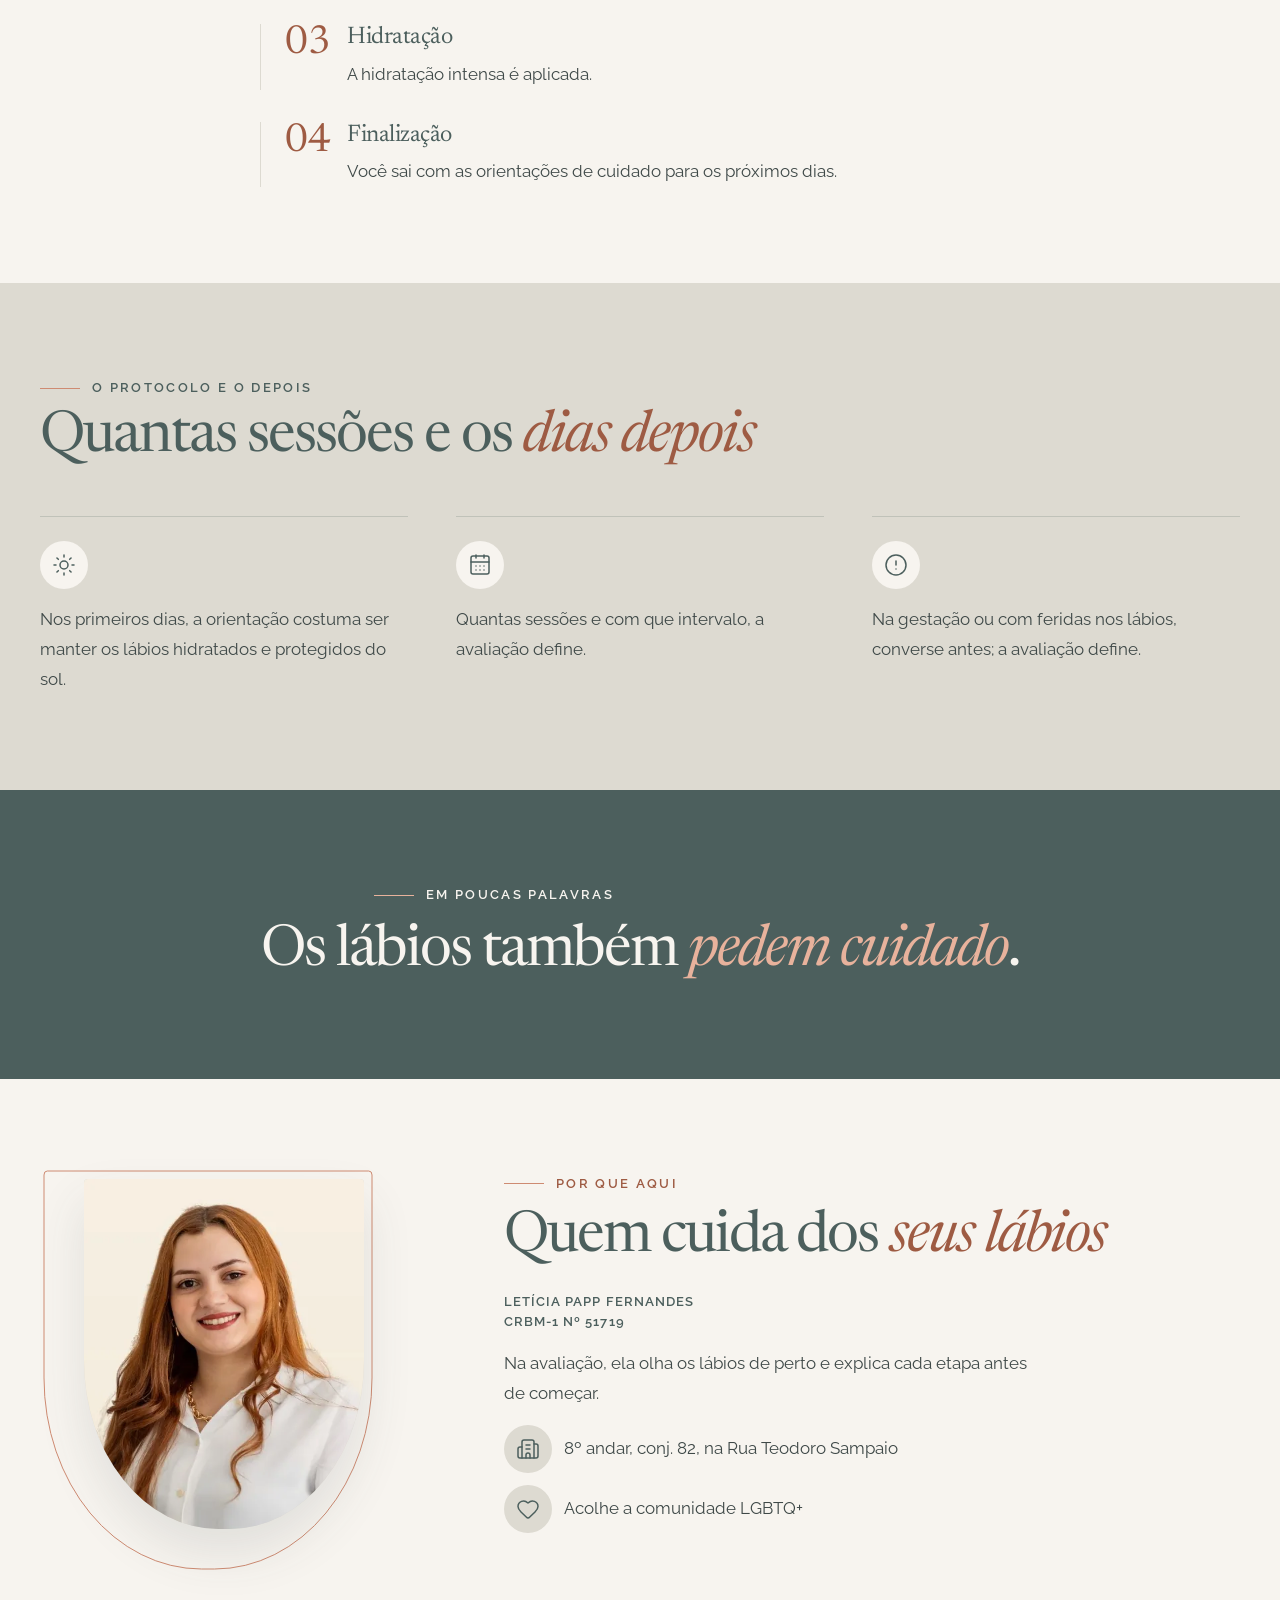
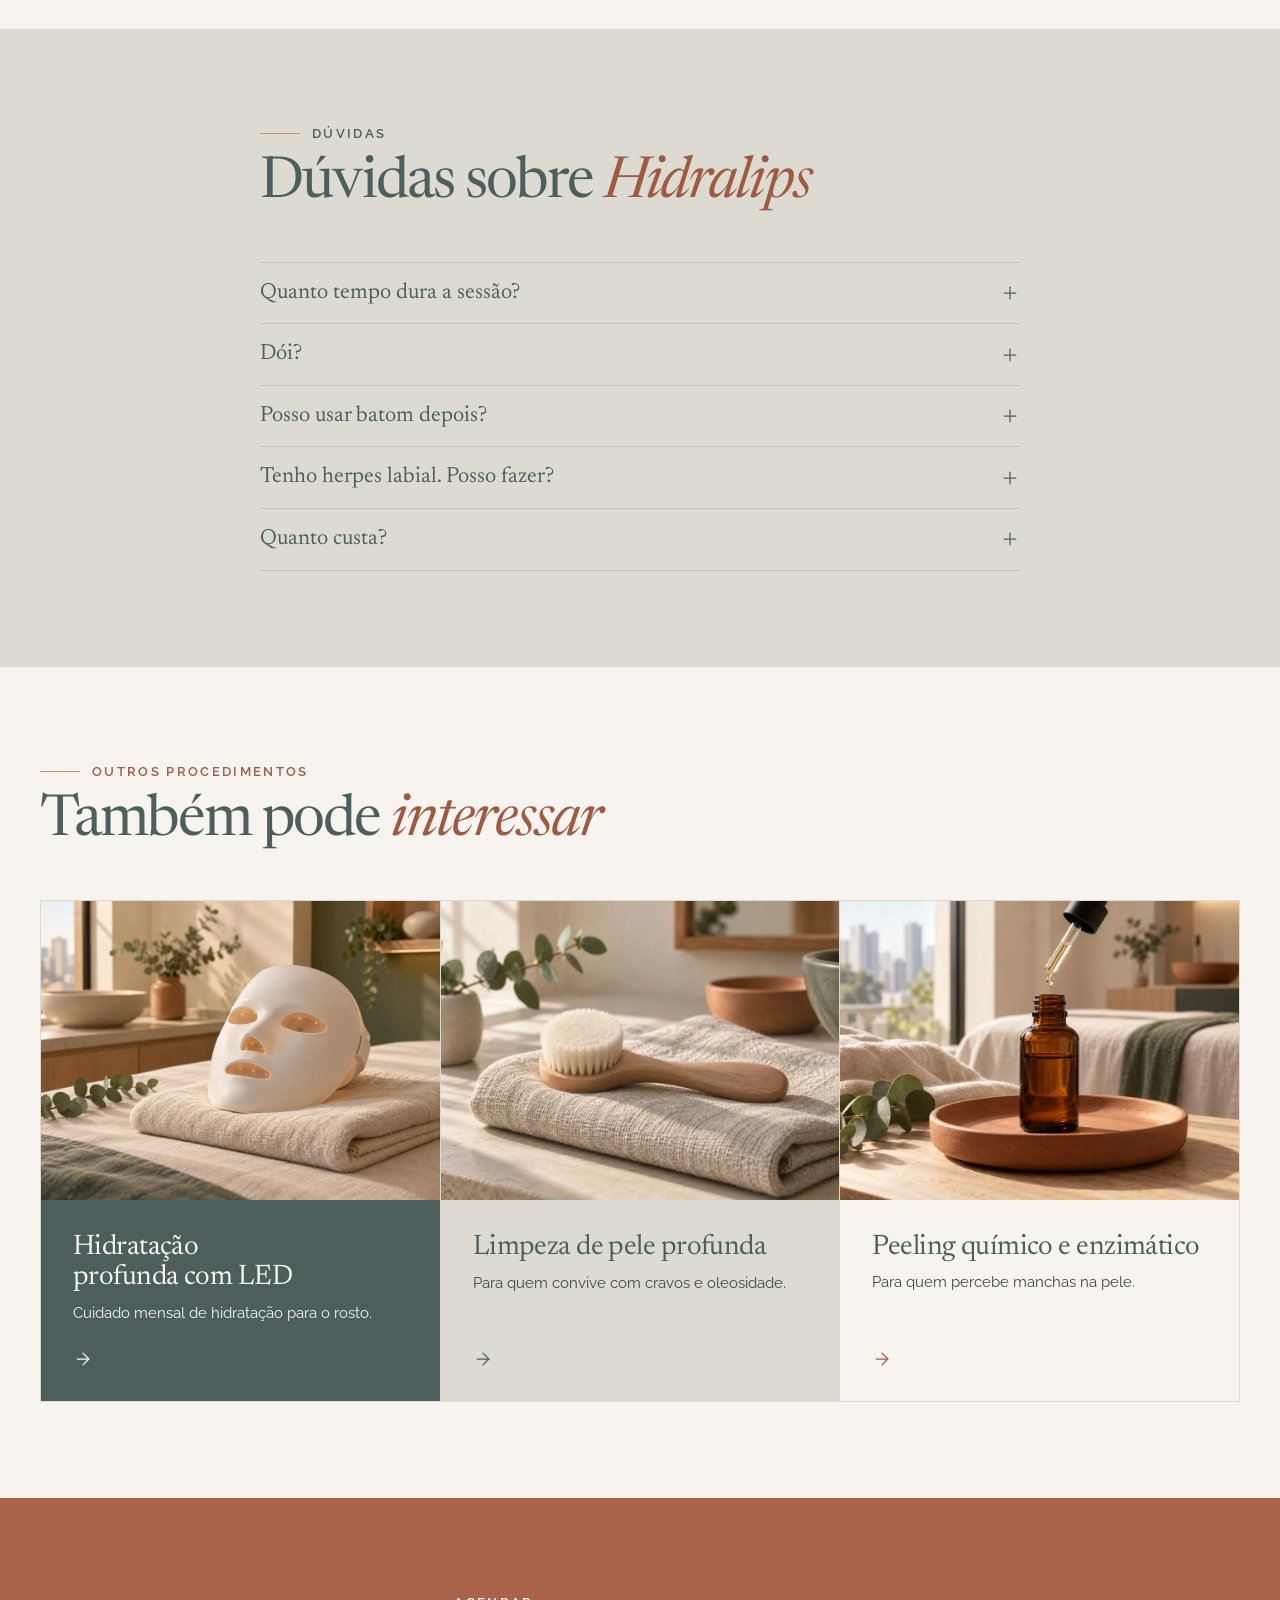
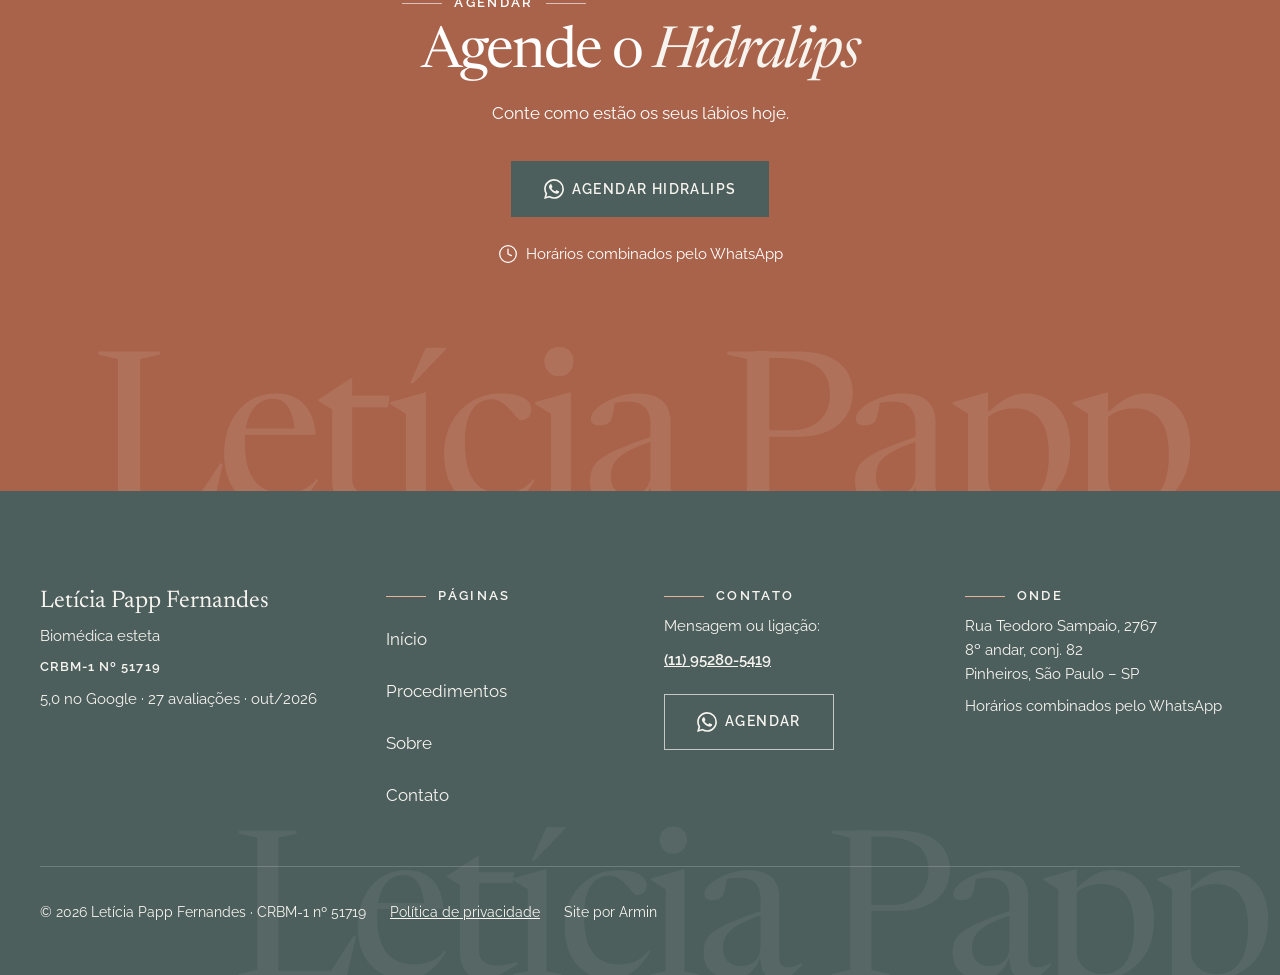
<file: procedimentos-hidralips.html>
<!DOCTYPE html>
<!-- GERADO por _src/build.py a partir de _src/dados.py e _src/partes/. NÃO EDITE ESTE ARQUIVO: edite os dados e rode python3 _src/build.py -->
<html lang="pt-BR">
<head>
<meta charset="UTF-8">
<meta name="viewport" content="width=device-width, initial-scale=1">
<!-- PRÉ-VENDA: não remover até o Armin fechar a venda -->
<meta name="robots" content="noindex, nofollow">
<title>Hidralips em Pinheiros, São Paulo · Letícia Papp</title>
<meta name="description" content="Hidralips em Pinheiros, São Paulo: hidratação intensa dos lábios feita em sessão. Como é e como agendar pelo WhatsApp.">
<meta property="og:title" content="Hidralips em Pinheiros, São Paulo · Letícia Papp">
<meta property="og:description" content="Hidralips em Pinheiros, São Paulo: hidratação intensa dos lábios feita em sessão. Como é e como agendar pelo WhatsApp.">
<meta property="og:type" content="website">
<meta property="og:locale" content="pt_BR">
<meta property="og:image" content="https://infomediamethods-sys.github.io/leticia-papp-biomedica/assets/img/og-hidralips.jpg">
<meta name="theme-color" content="#F7F4EF">
<link rel="icon" href="data:image/svg+xml,%3Csvg%20xmlns%3D%22http%3A//www.w3.org/2000/svg%22%20viewBox%3D%220%200%2064%2064%22%3E%3Crect%20width%3D%2264%22%20height%3D%2264%22%20rx%3D%2214%22%20fill%3D%22%234C5F5D%22/%3E%3Ctext%20x%3D%2232%22%20y%3D%2242%22%20text-anchor%3D%22middle%22%20font-family%3D%22Newsreader%2CGeorgia%2Cserif%22%20font-size%3D%2227%22%20fill%3D%22%23F7F4EF%22%3ELP%3C/text%3E%3C/svg%3E">
<script>document.documentElement.classList.add('js')</script>
<link rel="preconnect" href="https://fonts.googleapis.com">
<link rel="preconnect" href="https://fonts.gstatic.com" crossorigin>
<link href="https://fonts.googleapis.com/css2?family=Newsreader:ital,opsz,wght@0,6..72,400;1,6..72,400&amp;family=Raleway:wght@400;600&amp;display=swap" rel="stylesheet">
<link rel="preload" as="image" type="image/webp" media="(max-width: 899px)" imagesrcset="assets/img/porta-hidralips-480.webp 480w, assets/img/porta-hidralips-960.webp 960w" imagesizes="100vw">
<link rel="preload" as="image" type="image/webp" media="(min-width: 900px)" imagesrcset="assets/img/porta-hidralips-960.webp 960w, assets/img/porta-hidralips-1600.webp 1600w" imagesizes="(min-width: 900px) 480px, 100vw">
<link rel="stylesheet" href="assets/css/base.css">
<link rel="stylesheet" href="assets/css/style.css">
<script type="application/ld+json">{"@context": "https://schema.org", "@type": "FAQPage", "mainEntity": [{"@type": "Question", "name": "Quanto tempo dura a sessão?", "acceptedAnswer": {"@type": "Answer", "text": "Pergunte ao agendar pelo WhatsApp."}}, {"@type": "Question", "name": "Dói?", "acceptedAnswer": {"@type": "Answer", "text": "Depende da sua sensibilidade. Na avaliação, você fica sabendo o que vai sentir."}}, {"@type": "Question", "name": "Posso usar batom depois?", "acceptedAnswer": {"@type": "Answer", "text": "A orientação vem na sessão. Em geral, nos primeiros dias, o melhor é deixar os lábios livres."}}, {"@type": "Question", "name": "Tenho herpes labial. Posso fazer?", "acceptedAnswer": {"@type": "Answer", "text": "Conte isso na avaliação. Com a lesão ativa, a sessão costuma ser adiada."}}, {"@type": "Question", "name": "Quanto custa?", "acceptedAnswer": {"@type": "Answer", "text": "O valor depende do protocolo. A avaliação é o momento de explicar o que faz sentido para os seus lábios e o investimento."}}]}</script>
<script type="application/ld+json">{"@context": "https://schema.org", "@type": "BreadcrumbList", "itemListElement": [{"@type": "ListItem", "position": 1, "name": "Início", "item": "https://infomediamethods-sys.github.io/leticia-papp-biomedica/"}, {"@type": "ListItem", "position": 2, "name": "Procedimentos", "item": "https://infomediamethods-sys.github.io/leticia-papp-biomedica/procedimentos.html"}, {"@type": "ListItem", "position": 3, "name": "Hidralips"}]}</script>

</head>
<body class="pagina-interna">
<a class="pular-conteudo" href="#conteudo">Pular para o conteúdo</a>
<header data-header class="cabecalho">
  <div class="container cabecalho__linha">
    <a class="marca" href="index.html"><span class="marca__nome">Letícia Papp</span><span class="marca__sub"><span class="nowrap">Biomédica esteta</span><span class="sep" aria-hidden="true"> · </span><span class="nowrap">CRBM&#8209;1 nº 51719</span></span></a>
    <nav class="cabecalho__nav" aria-label="Páginas"><a href="index.html">Início</a><a href="procedimentos.html" aria-current="page">Procedimentos</a><a href="sobre.html">Sobre</a><a href="contato.html">Contato</a></nav>
    <a class="botao botao--primario cabecalho__botao" href="https://wa.me/5511952805419?text=Ol%C3%A1%21%20Vim%20pelo%20site%20e%20quero%20agendar%20uma%20avalia%C3%A7%C3%A3o." target="_blank" rel="noopener" data-origem="cabecalho" aria-label="Agendar pelo WhatsApp com Letícia Papp"><svg class="icone icone--linha icone--marca" width="20" height="20" fill="currentColor" aria-hidden="true" focusable="false" role="img" viewBox="0 0 24 24" xmlns="http://www.w3.org/2000/svg"><path d="M17.472 14.382c-.297-.149-1.758-.867-2.03-.967-.273-.099-.471-.148-.67.15-.197.297-.767.966-.94 1.164-.173.199-.347.223-.644.075-.297-.15-1.255-.463-2.39-1.475-.883-.788-1.48-1.761-1.653-2.059-.173-.297-.018-.458.13-.606.134-.133.298-.347.446-.52.149-.174.198-.298.298-.497.099-.198.05-.371-.025-.52-.075-.149-.669-1.612-.916-2.207-.242-.579-.487-.5-.669-.51-.173-.008-.371-.01-.57-.01-.198 0-.52.074-.792.372-.272.297-1.04 1.016-1.04 2.479 0 1.462 1.065 2.875 1.213 3.074.149.198 2.096 3.2 5.077 4.487.709.306 1.262.489 1.694.625.712.227 1.36.195 1.871.118.571-.085 1.758-.719 2.006-1.413.248-.694.248-1.289.173-1.413-.074-.124-.272-.198-.57-.347m-5.421 7.403h-.004a9.87 9.87 0 01-5.031-1.378l-.361-.214-3.741.982.998-3.648-.235-.374a9.86 9.86 0 01-1.51-5.26c.001-5.45 4.436-9.884 9.888-9.884 2.64 0 5.122 1.03 6.988 2.898a9.825 9.825 0 012.893 6.994c-.003 5.45-4.437 9.884-9.885 9.884m8.413-18.297A11.815 11.815 0 0012.05 0C5.495 0 .16 5.335.157 11.892c0 2.096.547 4.142 1.588 5.945L.057 24l6.305-1.654a11.882 11.882 0 005.683 1.448h.005c6.554 0 11.89-5.335 11.893-11.893a11.821 11.821 0 00-3.48-8.413Z"/></svg><span>Agendar</span></a>
  </div>
</header>

<main id="conteudo">
<section class="heroi heroi--procedimento" data-heroi><div class="container"><nav class="trilha entra" aria-label="Você está em"><a href="index.html">Início</a><span aria-hidden="true">›</span><a href="procedimentos.html">Procedimentos</a><span aria-hidden="true">›</span><span aria-current="page">Hidralips</span></nav><div class="heroi__grade"><div class="heroi__texto"><p class="rotulo entra" style="--atraso:.05s">Rosto</p><h1 class="entra" style="--atraso:.12s">Hidralips, hidratação <em>dos lábios</em></h1><p class="heroi__apoio heroi__apoio--local entra" style="--atraso:.2s">Em Pinheiros, São Paulo</p><p class="heroi__registro entra" style="--atraso:.28s"><span class="nowrap">Letícia Papp Fernandes</span><span class="sep" aria-hidden="true"> · </span><span class="nowrap">CRBM&#8209;1 nº 51719</span></p><div class="heroi__oque entra" style="--atraso:.36s"><p>O Hidralips em Pinheiros é uma hidratação intensa dos lábios, feita em sessão.</p></div><div class="heroi__acoes entra" style="--atraso:.45s"><a class="botao botao--primario" href="https://wa.me/5511952805419?text=Ol%C3%A1%21%20Vi%20a%20p%C3%A1gina%20de%20Hidralips%20no%20site%20e%20quero%20agendar." target="_blank" rel="noopener" data-origem="hidralips"><svg class="icone icone--linha icone--marca" width="20" height="20" fill="currentColor" aria-hidden="true" focusable="false" role="img" viewBox="0 0 24 24" xmlns="http://www.w3.org/2000/svg"><path d="M17.472 14.382c-.297-.149-1.758-.867-2.03-.967-.273-.099-.471-.148-.67.15-.197.297-.767.966-.94 1.164-.173.199-.347.223-.644.075-.297-.15-1.255-.463-2.39-1.475-.883-.788-1.48-1.761-1.653-2.059-.173-.297-.018-.458.13-.606.134-.133.298-.347.446-.52.149-.174.198-.298.298-.497.099-.198.05-.371-.025-.52-.075-.149-.669-1.612-.916-2.207-.242-.579-.487-.5-.669-.51-.173-.008-.371-.01-.57-.01-.198 0-.52.074-.792.372-.272.297-1.04 1.016-1.04 2.479 0 1.462 1.065 2.875 1.213 3.074.149.198 2.096 3.2 5.077 4.487.709.306 1.262.489 1.694.625.712.227 1.36.195 1.871.118.571-.085 1.758-.719 2.006-1.413.248-.694.248-1.289.173-1.413-.074-.124-.272-.198-.57-.347m-5.421 7.403h-.004a9.87 9.87 0 01-5.031-1.378l-.361-.214-3.741.982.998-3.648-.235-.374a9.86 9.86 0 01-1.51-5.26c.001-5.45 4.436-9.884 9.888-9.884 2.64 0 5.122 1.03 6.988 2.898a9.825 9.825 0 012.893 6.994c-.003 5.45-4.437 9.884-9.885 9.884m8.413-18.297A11.815 11.815 0 0012.05 0C5.495 0 .16 5.335.157 11.892c0 2.096.547 4.142 1.588 5.945L.057 24l6.305-1.654a11.882 11.882 0 005.683 1.448h.005c6.554 0 11.89-5.335 11.893-11.893a11.821 11.821 0 00-3.48-8.413Z"/></svg><span>Agendar Hidralips</span></a></div></div><div class="arco arco--arco arco--card heroi__arco"><svg class="arco__moldura" viewBox="0 0 100 100" preserveAspectRatio="none" aria-hidden="true" focusable="false"><path d="M0,34 A50,34 0 0 1 100,34 L100,98.5 Q100,100 98.5,100 L1.5,100 Q0,100 0,98.5 Z" vector-effect="non-scaling-stroke"/></svg><div class="arco__foto"><picture><source type="image/webp" media="(max-width: 899px)" srcset="assets/img/porta-hidralips-480.webp 480w, assets/img/porta-hidralips-960.webp 960w" sizes="100vw"><source type="image/webp" srcset="assets/img/porta-hidralips-960.webp 960w, assets/img/porta-hidralips-1600.webp 1600w" sizes="(min-width: 900px) 480px, 100vw"><img src="assets/img/porta-hidralips-960.jpg" width="960" height="720" alt="Hidralips em Pinheiros: pote de cerâmica com bálsamo labial aberto e espátula de madeira" decoding="async" fetchpriority="high"></picture></div></div></div></div></section>
<section class="secao secao--claro-2" id="para-quem"><div class="container"><div class="cabeca revelar"><p class="rotulo">Para quem é</p><h2>Quando pensar <em>no Hidralips</em></h2></div><ul class="situacoes revelar" role="list"><li><svg aria-hidden="true" focusable="false" class="icone icone--linha icone--circle-check" xmlns="http://www.w3.org/2000/svg" width="20" height="20" viewBox="0 0 24 24" fill="none" stroke="currentColor" stroke-width="1.5" stroke-linecap="round" stroke-linejoin="round" ><circle cx="12" cy="12" r="10" /><path d="m16 9-5.5 5.5L8 12" /></svg><span>Os lábios ressecam e descamam com frequência</span></li><li><svg aria-hidden="true" focusable="false" class="icone icone--linha icone--circle-check" xmlns="http://www.w3.org/2000/svg" width="20" height="20" viewBox="0 0 24 24" fill="none" stroke="currentColor" stroke-width="1.5" stroke-linecap="round" stroke-linejoin="round" ><circle cx="12" cy="12" r="10" /><path d="m16 9-5.5 5.5L8 12" /></svg><span>O frio e o vento deixam os lábios sensíveis</span></li><li><svg aria-hidden="true" focusable="false" class="icone icone--linha icone--circle-check" xmlns="http://www.w3.org/2000/svg" width="20" height="20" viewBox="0 0 24 24" fill="none" stroke="currentColor" stroke-width="1.5" stroke-linecap="round" stroke-linejoin="round" ><circle cx="12" cy="12" r="10" /><path d="m16 9-5.5 5.5L8 12" /></svg><span>Você quer um cuidado só para os lábios</span></li></ul></div></section>
<section class="secao como" id="como-funciona"><div class="container--estreito"><div class="cabeca revelar"><p class="rotulo">Como é a sessão</p><h2>A sessão, <em class="em--longo">etapa por etapa</em></h2></div><ol class="passos passos--claro" role="list"><li class="passo revelar" data-passo="1" style="--i:0"><span class="passo__numero">01</span><div><h3 class="passo__titulo">Avaliação dos lábios</h3><p>Os lábios são observados, e você conta o que usa no dia a dia.</p></div></li><li class="passo revelar" data-passo="2" style="--i:1"><span class="passo__numero">02</span><div><h3 class="passo__titulo">Preparo</h3><p>Limpeza e preparo da região.</p></div></li><li class="passo revelar" data-passo="3" style="--i:2"><span class="passo__numero">03</span><div><h3 class="passo__titulo">Hidratação</h3><p>A hidratação intensa é aplicada.</p></div></li><li class="passo revelar" data-passo="4" style="--i:3"><span class="passo__numero">04</span><div><h3 class="passo__titulo">Finalização</h3><p>Você sai com as orientações de cuidado para os próximos dias.</p></div></li></ol></div></section>
<section class="secao secao--claro-2 depois" id="depois"><div class="container"><div class="cabeca revelar"><p class="rotulo">O protocolo e o depois</p><h2>Quantas sessões e os <em>dias depois</em></h2></div><div class="revelar"><ul class="lista lista--depois" role="list"><li><span class="icone-circulo"><svg aria-hidden="true" focusable="false" class="icone icone--sun" xmlns="http://www.w3.org/2000/svg" width="24" height="24" viewBox="0 0 24 24" fill="none" stroke="currentColor" stroke-width="1.5" stroke-linecap="round" stroke-linejoin="round" ><circle cx="12" cy="12" r="4" /><path d="M12 2v2" /><path d="M12 20v2" /><path d="m4.93 4.93 1.41 1.41" /><path d="m17.66 17.66 1.41 1.41" /><path d="M2 12h2" /><path d="M20 12h2" /><path d="m6.34 17.66-1.41 1.41" /><path d="m19.07 4.93-1.41 1.41" /></svg></span><span>Nos primeiros dias, a orientação costuma ser manter os lábios hidratados e protegidos do sol.</span></li><li><span class="icone-circulo"><svg aria-hidden="true" focusable="false" class="icone icone--calendar-days" xmlns="http://www.w3.org/2000/svg" width="24" height="24" viewBox="0 0 24 24" fill="none" stroke="currentColor" stroke-width="1.5" stroke-linecap="round" stroke-linejoin="round" ><path d="M8 2v3" /><path d="M16 2v3" /><rect x="3" y="3" width="18" height="18" rx="2" /><path d="M3 9h18" /><path d="M8 13h.01" /><path d="M12 13h.01" /><path d="M16 13h.01" /><path d="M8 17h.01" /><path d="M12 17h.01" /><path d="M16 17h.01" /></svg></span><span>Quantas sessões e com que intervalo, a avaliação define.</span></li><li><span class="icone-circulo"><svg aria-hidden="true" focusable="false" class="icone icone--circle-alert" xmlns="http://www.w3.org/2000/svg" width="24" height="24" viewBox="0 0 24 24" fill="none" stroke="currentColor" stroke-width="1.5" stroke-linecap="round" stroke-linejoin="round" ><circle cx="12" cy="12" r="10" /><line x1="12" x2="12" y1="8" y2="12" /><line x1="12" x2="12.01" y1="16" y2="16" /></svg></span><span>Na gestação ou com feridas nos lábios, converse antes; a avaliação define.</span></li></ul></div></div></section>
<section class="secao secao--escuro frase"><div class="container--estreito revelar"><p class="rotulo">Em poucas palavras</p><h2 class="frase__texto">Os lábios também <em>pedem cuidado</em>.</h2></div></section>
<section class="secao pessoa pessoa--curta" id="por-que-aqui"><div class="container pessoa__grade"><div class="pessoa__midia revelar"><div class="arco arco--invertido arco--retrato pessoa__arco arco--teto-280"><svg class="arco__moldura" viewBox="0 0 100 100" preserveAspectRatio="none" aria-hidden="true" focusable="false"><path d="M1,0 L99,0 Q100,0 100,1 L100,52 A48,48 0 0 1 52,100 L48,100 A48,48 0 0 1 0,52 L0,1 Q0,0 1,0 Z" vector-effect="non-scaling-stroke"/></svg><div class="arco__foto"><picture><source type="image/webp" media="(max-width: 899px)" srcset="assets/img/profissional-480.webp 420w" sizes="100vw"><source type="image/webp" srcset="assets/img/profissional-480.webp 420w" sizes="(min-width: 900px) 280px, 100vw"><img src="assets/img/profissional-960.jpg" width="960" height="1200" alt="Letícia Papp Fernandes, biomédica esteta" decoding="async" ></picture></div></div></div><div class="pessoa__texto"><div class="cabeca revelar"><p class="rotulo">Por que aqui</p><h2>Quem cuida dos <em>seus lábios</em></h2></div><div class="revelar"><p class="pessoa__registro">Letícia Papp Fernandes<br><span class="nowrap">CRBM&#8209;1 nº 51719</span></p><p>Na avaliação, ela olha os lábios de perto e explica cada etapa antes de começar.</p><ul class="lista lista--fatos" role="list"><li><span class="icone-circulo"><svg aria-hidden="true" focusable="false" class="icone icone--building-2" xmlns="http://www.w3.org/2000/svg" width="24" height="24" viewBox="0 0 24 24" fill="none" stroke="currentColor" stroke-width="1.5" stroke-linecap="round" stroke-linejoin="round" ><path d="M10 12h4" /><path d="M10 8h4" /><path d="M14 21v-3a2 2 0 0 0-4 0v3" /><path d="M6 10H4a2 2 0 0 0-2 2v7a2 2 0 0 0 2 2h16a2 2 0 0 0 2-2V9a2 2 0 0 0-2-2h-2" /><path d="M6 21V5a2 2 0 0 1 2-2h8a2 2 0 0 1 2 2v16" /></svg></span><span>8º andar, conj. 82, na Rua Teodoro Sampaio</span></li><li><span class="icone-circulo"><svg aria-hidden="true" focusable="false" class="icone icone--heart" xmlns="http://www.w3.org/2000/svg" width="24" height="24" viewBox="0 0 24 24" fill="none" stroke="currentColor" stroke-width="1.5" stroke-linecap="round" stroke-linejoin="round" ><path d="M2 9.5a5.5 5.5 0 0 1 9.591-3.676.56.56 0 0 0 .818 0A5.49 5.49 0 0 1 22 9.5c0 2.29-1.5 4-3 5.5l-5.492 5.313a2 2 0 0 1-3 .019L5 15c-1.5-1.5-3-3.2-3-5.5" /></svg></span><span>Acolhe a comunidade LGBTQ+</span></li></ul></div></div></div></section>
<section class="secao secao--claro-2 duvidas" id="duvidas"><div class="container--estreito"><div class="cabeca revelar"><p class="rotulo">Dúvidas</p><h2>Dúvidas sobre <em>Hidralips</em></h2></div><div class="faq revelar" id="duvidas-lista"><details class="faq__item"><summary><span>Quanto tempo dura a sessão?</span><svg aria-hidden="true" focusable="false" class="icone icone--linha icone--plus" xmlns="http://www.w3.org/2000/svg" width="20" height="20" viewBox="0 0 24 24" fill="none" stroke="currentColor" stroke-width="1.5" stroke-linecap="round" stroke-linejoin="round" ><path d="M5 12h14" /><path d="M12 5v14" /></svg></summary><div class="faq__resposta"><p>Pergunte ao agendar pelo WhatsApp.</p></div></details><details class="faq__item"><summary><span>Dói?</span><svg aria-hidden="true" focusable="false" class="icone icone--linha icone--plus" xmlns="http://www.w3.org/2000/svg" width="20" height="20" viewBox="0 0 24 24" fill="none" stroke="currentColor" stroke-width="1.5" stroke-linecap="round" stroke-linejoin="round" ><path d="M5 12h14" /><path d="M12 5v14" /></svg></summary><div class="faq__resposta"><p>Depende da sua sensibilidade. Na avaliação, você fica sabendo o que vai sentir.</p></div></details><details class="faq__item"><summary><span>Posso usar batom depois?</span><svg aria-hidden="true" focusable="false" class="icone icone--linha icone--plus" xmlns="http://www.w3.org/2000/svg" width="20" height="20" viewBox="0 0 24 24" fill="none" stroke="currentColor" stroke-width="1.5" stroke-linecap="round" stroke-linejoin="round" ><path d="M5 12h14" /><path d="M12 5v14" /></svg></summary><div class="faq__resposta"><p>A orientação vem na sessão. Em geral, nos primeiros dias, o melhor é deixar os lábios livres.</p></div></details><details class="faq__item"><summary><span>Tenho herpes labial. Posso fazer?</span><svg aria-hidden="true" focusable="false" class="icone icone--linha icone--plus" xmlns="http://www.w3.org/2000/svg" width="20" height="20" viewBox="0 0 24 24" fill="none" stroke="currentColor" stroke-width="1.5" stroke-linecap="round" stroke-linejoin="round" ><path d="M5 12h14" /><path d="M12 5v14" /></svg></summary><div class="faq__resposta"><p>Conte isso na avaliação. Com a lesão ativa, a sessão costuma ser adiada.</p></div></details><details class="faq__item"><summary><span>Quanto custa?</span><svg aria-hidden="true" focusable="false" class="icone icone--linha icone--plus" xmlns="http://www.w3.org/2000/svg" width="20" height="20" viewBox="0 0 24 24" fill="none" stroke="currentColor" stroke-width="1.5" stroke-linecap="round" stroke-linejoin="round" ><path d="M5 12h14" /><path d="M12 5v14" /></svg></summary><div class="faq__resposta"><p>O valor depende do protocolo. A avaliação é o momento de explicar o que faz sentido para os seus lábios e o investimento.</p></div></details></div></div></section>
<section class="secao outros" id="outros"><div class="container"><div class="cabeca revelar"><p class="rotulo">Outros procedimentos</p><h2>Também pode <em>interessar</em></h2></div><ul class="grade grade--3 grade--colada grade--portas grade--outros" role="list"><li class="revelar"><a class="card card--link" href="procedimentos-hidratacao-profunda.html"><div class="midia proporcao-card card__midia"><picture><source type="image/webp" media="(max-width: 899px)" srcset="assets/img/porta-hidratacao-profunda-480.webp 480w, assets/img/porta-hidratacao-profunda-960.webp 960w" sizes="40vw"><source type="image/webp" srcset="assets/img/porta-hidratacao-profunda-960.webp 960w, assets/img/porta-hidratacao-profunda-1600.webp 1600w" sizes="(min-width: 900px) 400px, 40vw"><img src="assets/img/porta-hidratacao-profunda-960.jpg" width="960" height="720" alt="Máscara facial de LED apoiada sobre toalha creme" decoding="async" ></picture></div><div class="card__corpo"><h3 class="card__titulo">Hidratação profunda com LED</h3><p class="card__texto">Cuidado mensal de hidratação para o rosto.</p><span class="card__seta"><svg aria-hidden="true" focusable="false" class="icone icone--linha icone--arrow-right" xmlns="http://www.w3.org/2000/svg" width="20" height="20" viewBox="0 0 24 24" fill="none" stroke="currentColor" stroke-width="1.5" stroke-linecap="round" stroke-linejoin="round" ><path d="M5 12h14" /><path d="m12 5 7 7-7 7" /></svg></span></div></a></li><li class="revelar"><a class="card card--link" href="procedimentos-limpeza-de-pele.html"><div class="midia proporcao-card card__midia"><picture><source type="image/webp" media="(max-width: 899px)" srcset="assets/img/porta-limpeza-de-pele-480.webp 480w, assets/img/porta-limpeza-de-pele-960.webp 960w" sizes="40vw"><source type="image/webp" srcset="assets/img/porta-limpeza-de-pele-960.webp 960w, assets/img/porta-limpeza-de-pele-1600.webp 1600w" sizes="(min-width: 900px) 400px, 40vw"><img src="assets/img/porta-limpeza-de-pele-960.jpg" width="960" height="720" alt="Escova facial de cabo de madeira sobre toalha de linho" decoding="async" loading="lazy"></picture></div><div class="card__corpo"><h3 class="card__titulo">Limpeza de pele profunda</h3><p class="card__texto">Para quem convive com cravos e oleosidade.</p><span class="card__seta"><svg aria-hidden="true" focusable="false" class="icone icone--linha icone--arrow-right" xmlns="http://www.w3.org/2000/svg" width="20" height="20" viewBox="0 0 24 24" fill="none" stroke="currentColor" stroke-width="1.5" stroke-linecap="round" stroke-linejoin="round" ><path d="M5 12h14" /><path d="m12 5 7 7-7 7" /></svg></span></div></a></li><li class="revelar"><a class="card card--link" href="procedimentos-peeling.html"><div class="midia proporcao-card card__midia"><picture><source type="image/webp" media="(max-width: 899px)" srcset="assets/img/porta-peeling-480.webp 480w, assets/img/porta-peeling-960.webp 960w" sizes="40vw"><source type="image/webp" srcset="assets/img/porta-peeling-960.webp 960w, assets/img/porta-peeling-1600.webp 1600w" sizes="(min-width: 900px) 400px, 40vw"><img src="assets/img/porta-peeling-960.jpg" width="960" height="720" alt="Frasco âmbar com conta-gotas sobre bandeja de cerâmica" decoding="async" loading="lazy"></picture></div><div class="card__corpo"><h3 class="card__titulo">Peeling químico e enzimático</h3><p class="card__texto">Para quem percebe manchas na pele.</p><span class="card__seta"><svg aria-hidden="true" focusable="false" class="icone icone--linha icone--arrow-right" xmlns="http://www.w3.org/2000/svg" width="20" height="20" viewBox="0 0 24 24" fill="none" stroke="currentColor" stroke-width="1.5" stroke-linecap="round" stroke-linejoin="round" ><path d="M5 12h14" /><path d="m12 5 7 7-7 7" /></svg></span></div></a></li></ul></div></section>
<section class="secao secao--terracota cta" id="contato"><div class="container--estreito cta__caixa revelar"><p class="rotulo rotulo--fios">Agendar</p><h2>Agende o <em>Hidralips</em></h2><p class="cta__texto">Conte como estão os seus lábios hoje.</p><div class="cta__acoes"><a class="botao botao--primario" href="https://wa.me/5511952805419?text=Ol%C3%A1%21%20Vi%20a%20p%C3%A1gina%20de%20Hidralips%20no%20site%20e%20quero%20agendar." target="_blank" rel="noopener" data-origem="hidralips"><svg class="icone icone--linha icone--marca" width="20" height="20" fill="currentColor" aria-hidden="true" focusable="false" role="img" viewBox="0 0 24 24" xmlns="http://www.w3.org/2000/svg"><path d="M17.472 14.382c-.297-.149-1.758-.867-2.03-.967-.273-.099-.471-.148-.67.15-.197.297-.767.966-.94 1.164-.173.199-.347.223-.644.075-.297-.15-1.255-.463-2.39-1.475-.883-.788-1.48-1.761-1.653-2.059-.173-.297-.018-.458.13-.606.134-.133.298-.347.446-.52.149-.174.198-.298.298-.497.099-.198.05-.371-.025-.52-.075-.149-.669-1.612-.916-2.207-.242-.579-.487-.5-.669-.51-.173-.008-.371-.01-.57-.01-.198 0-.52.074-.792.372-.272.297-1.04 1.016-1.04 2.479 0 1.462 1.065 2.875 1.213 3.074.149.198 2.096 3.2 5.077 4.487.709.306 1.262.489 1.694.625.712.227 1.36.195 1.871.118.571-.085 1.758-.719 2.006-1.413.248-.694.248-1.289.173-1.413-.074-.124-.272-.198-.57-.347m-5.421 7.403h-.004a9.87 9.87 0 01-5.031-1.378l-.361-.214-3.741.982.998-3.648-.235-.374a9.86 9.86 0 01-1.51-5.26c.001-5.45 4.436-9.884 9.888-9.884 2.64 0 5.122 1.03 6.988 2.898a9.825 9.825 0 012.893 6.994c-.003 5.45-4.437 9.884-9.885 9.884m8.413-18.297A11.815 11.815 0 0012.05 0C5.495 0 .16 5.335.157 11.892c0 2.096.547 4.142 1.588 5.945L.057 24l6.305-1.654a11.882 11.882 0 005.683 1.448h.005c6.554 0 11.89-5.335 11.893-11.893a11.821 11.821 0 00-3.48-8.413Z"/></svg><span>Agendar Hidralips</span></a></div><ul class="cta__linhas" role="list"><li><svg aria-hidden="true" focusable="false" class="icone icone--linha icone--clock" xmlns="http://www.w3.org/2000/svg" width="20" height="20" viewBox="0 0 24 24" fill="none" stroke="currentColor" stroke-width="1.5" stroke-linecap="round" stroke-linejoin="round" ><circle cx="12" cy="12" r="10" /><path d="M12 6v6l4 2" /></svg><span><span class="nowrap">Horários combinados pelo WhatsApp</span></span></li></ul></div><p class="cta__marca" aria-hidden="true">Letícia Papp</p></section>
</main>
<footer class="rodape">
  <div class="container">
    <div class="rodape__grade">
      <div class="rodape__id">
        <p class="rodape__nome">Letícia Papp Fernandes</p>
        <p class="rodape__texto">Biomédica esteta</p>
        <p class="rodape__registro">CRBM&#8209;1 nº 51719</p>
        <p class="rodape__texto rodape__nota"><span class="nowrap">5,0 no Google</span><span class="sep" aria-hidden="true"> · </span><span class="nowrap">27 avaliações</span><span class="sep" aria-hidden="true"> · </span><span class="nowrap">out/2026</span></p>
      </div>
      <div><p class="rotulo rotulo--claro">Páginas</p><ul class="rodape__links" role="list"><li><a href="index.html">Início</a></li><li><a href="procedimentos.html">Procedimentos</a></li><li><a href="sobre.html">Sobre</a></li><li><a href="contato.html">Contato</a></li></ul></div>
      <div><p class="rotulo rotulo--claro">Contato</p><p class="rodape__texto">Mensagem ou ligação:<br><a class="rodape__tel" href="tel:+5511952805419">(11) 95280-5419</a></p><p class="rodape__acao"><a class="botao botao--contorno botao--claro" href="https://wa.me/5511952805419?text=Ol%C3%A1%21%20Vim%20pelo%20site%20e%20quero%20agendar%20uma%20avalia%C3%A7%C3%A3o." target="_blank" rel="noopener" data-origem="rodape"><svg class="icone icone--linha icone--marca" width="20" height="20" fill="currentColor" aria-hidden="true" focusable="false" role="img" viewBox="0 0 24 24" xmlns="http://www.w3.org/2000/svg"><path d="M17.472 14.382c-.297-.149-1.758-.867-2.03-.967-.273-.099-.471-.148-.67.15-.197.297-.767.966-.94 1.164-.173.199-.347.223-.644.075-.297-.15-1.255-.463-2.39-1.475-.883-.788-1.48-1.761-1.653-2.059-.173-.297-.018-.458.13-.606.134-.133.298-.347.446-.52.149-.174.198-.298.298-.497.099-.198.05-.371-.025-.52-.075-.149-.669-1.612-.916-2.207-.242-.579-.487-.5-.669-.51-.173-.008-.371-.01-.57-.01-.198 0-.52.074-.792.372-.272.297-1.04 1.016-1.04 2.479 0 1.462 1.065 2.875 1.213 3.074.149.198 2.096 3.2 5.077 4.487.709.306 1.262.489 1.694.625.712.227 1.36.195 1.871.118.571-.085 1.758-.719 2.006-1.413.248-.694.248-1.289.173-1.413-.074-.124-.272-.198-.57-.347m-5.421 7.403h-.004a9.87 9.87 0 01-5.031-1.378l-.361-.214-3.741.982.998-3.648-.235-.374a9.86 9.86 0 01-1.51-5.26c.001-5.45 4.436-9.884 9.888-9.884 2.64 0 5.122 1.03 6.988 2.898a9.825 9.825 0 012.893 6.994c-.003 5.45-4.437 9.884-9.885 9.884m8.413-18.297A11.815 11.815 0 0012.05 0C5.495 0 .16 5.335.157 11.892c0 2.096.547 4.142 1.588 5.945L.057 24l6.305-1.654a11.882 11.882 0 005.683 1.448h.005c6.554 0 11.89-5.335 11.893-11.893a11.821 11.821 0 00-3.48-8.413Z"/></svg><span>Agendar</span></a></p></div>
      <div><p class="rotulo rotulo--claro">Onde</p><address class="rodape__texto">Rua Teodoro Sampaio, 2767<br>8º andar, conj. 82<br>Pinheiros, São Paulo – SP</address><p class="rodape__texto">Horários combinados pelo WhatsApp</p></div>
    </div>
    <div class="rodape__base">
      <p><span class="nowrap">© 2026 Letícia Papp Fernandes</span><span class="sep" aria-hidden="true"> · </span><span class="nowrap">CRBM&#8209;1 nº 51719</span></p>
      <p><a href="politica-de-privacidade.html">Política de privacidade</a></p>
      <p>Site por Armin</p>
    </div>
  </div>
  <p class="rodape__marca" aria-hidden="true">Letícia Papp</p>
</footer>

<script src="assets/js/lenis.min.js" defer></script>
<script src="assets/js/main.js" defer></script>
<script src="assets/js/movimento.js" defer></script>
</body>
</html>
</file>
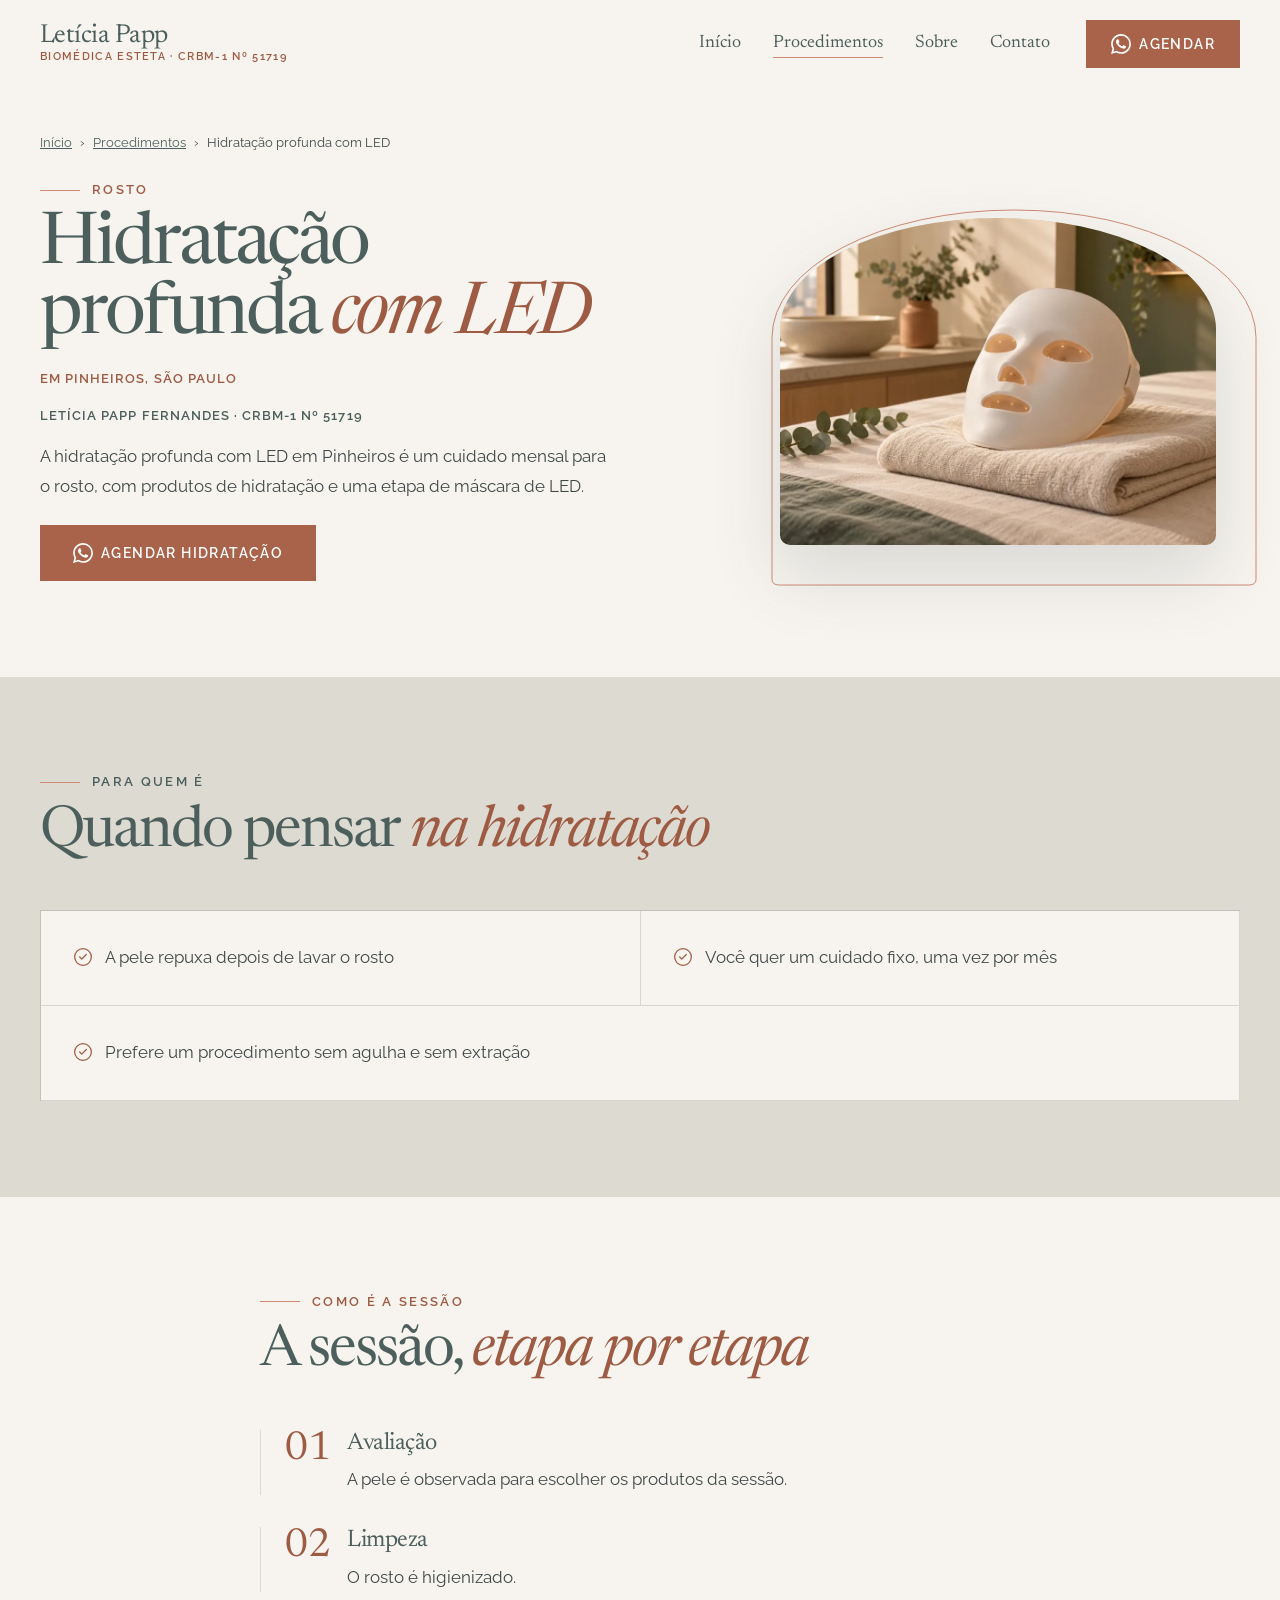
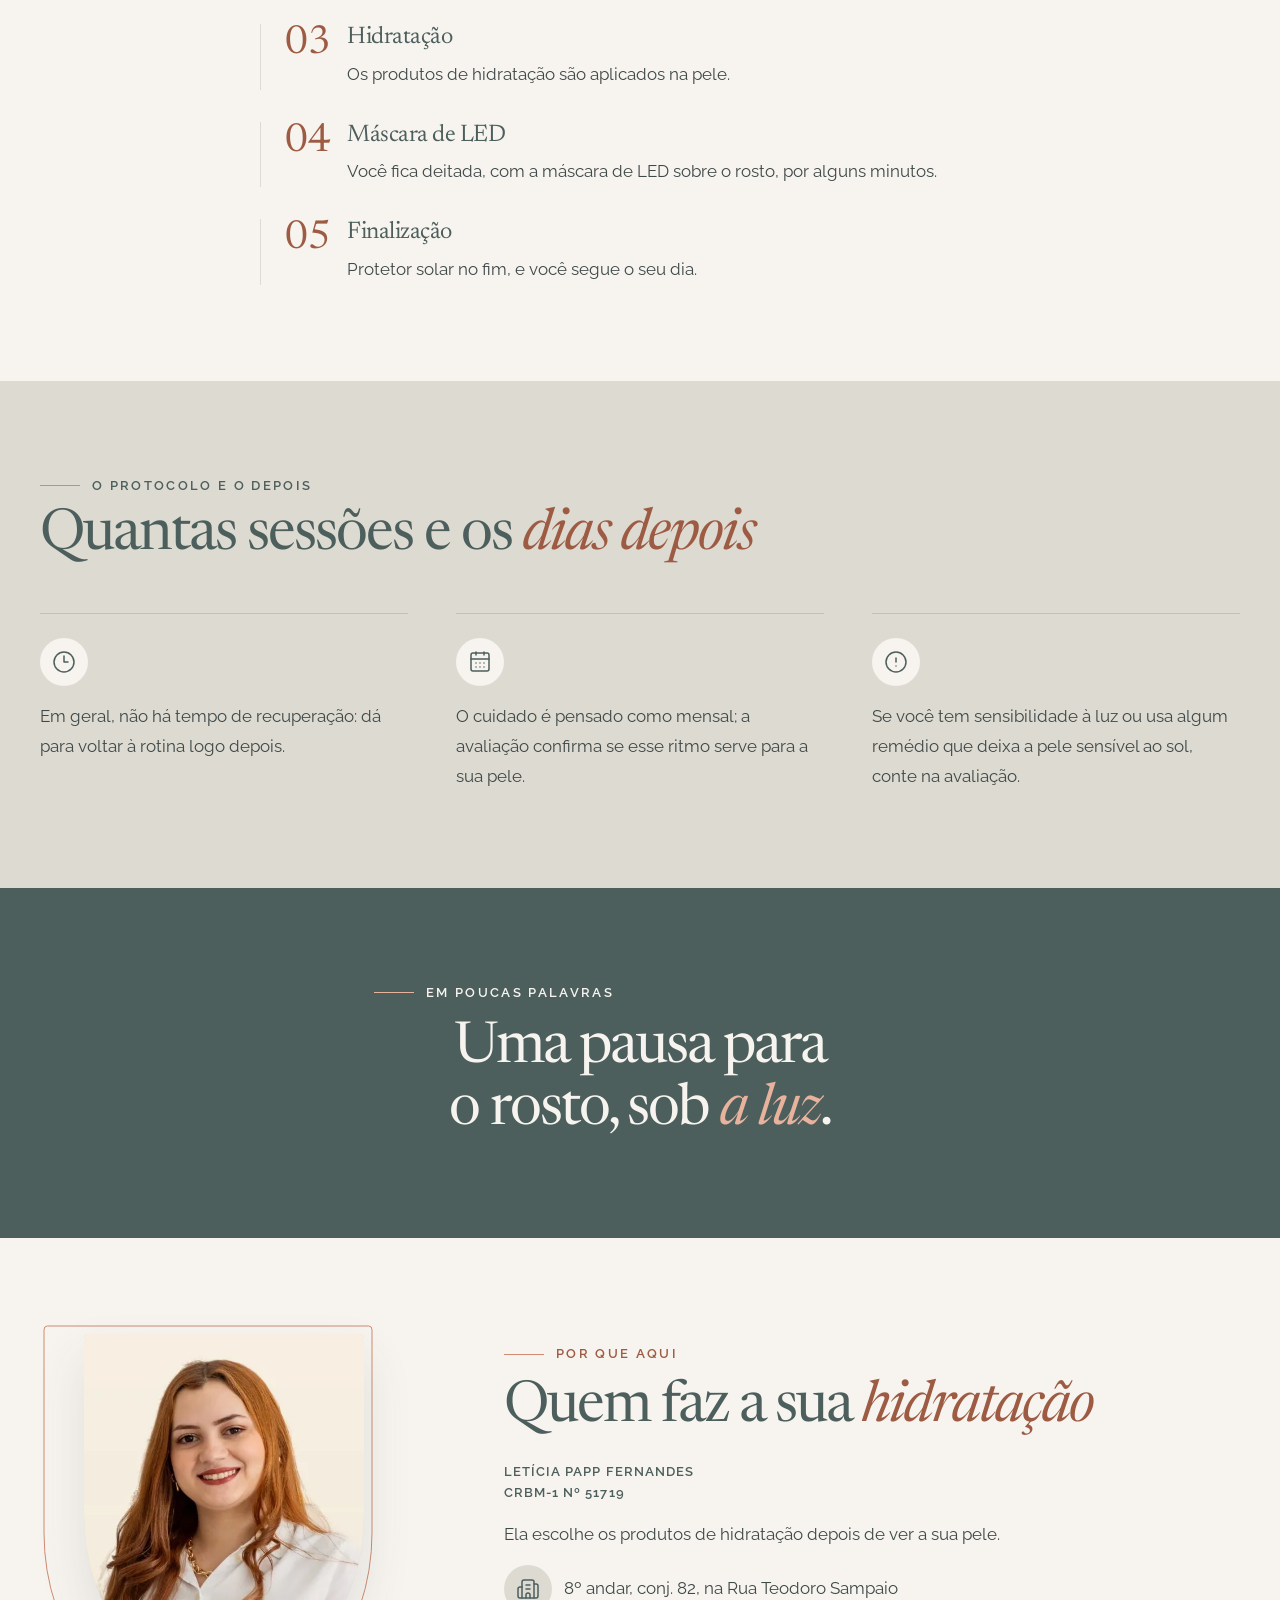
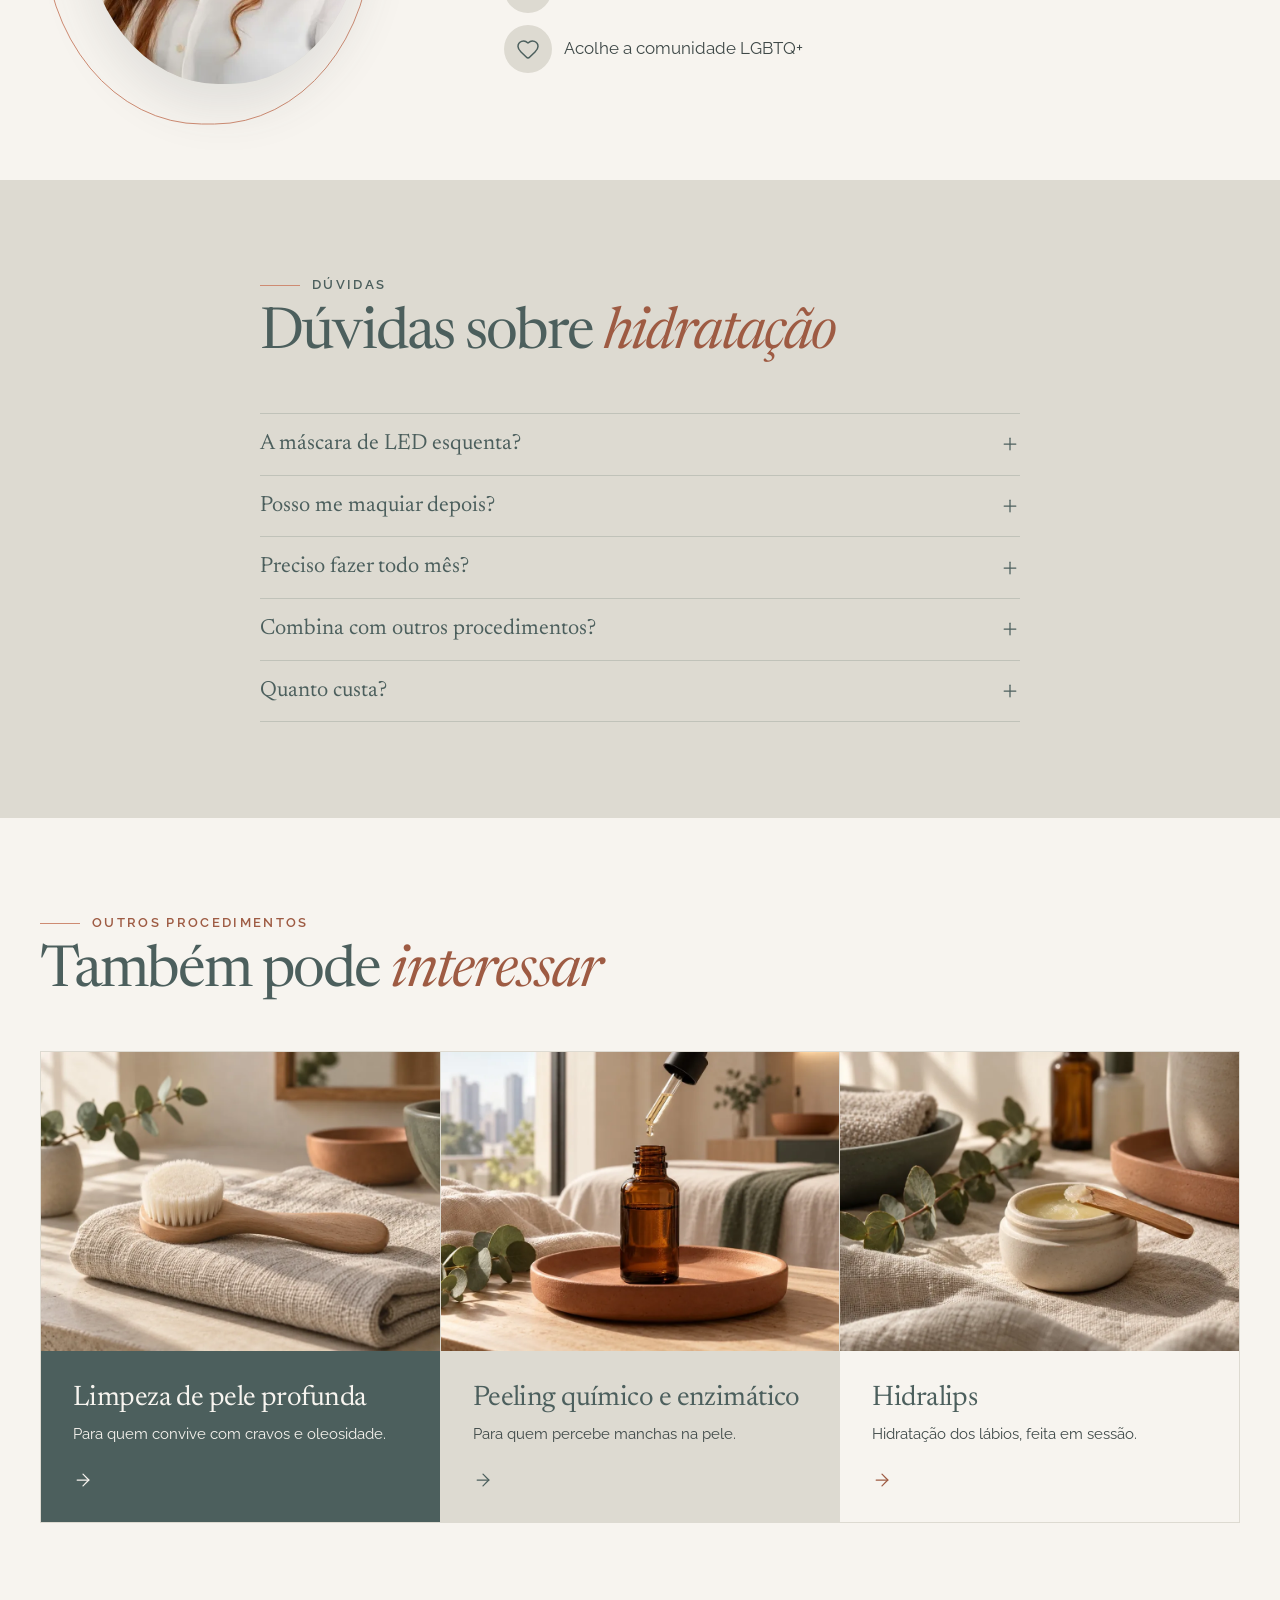
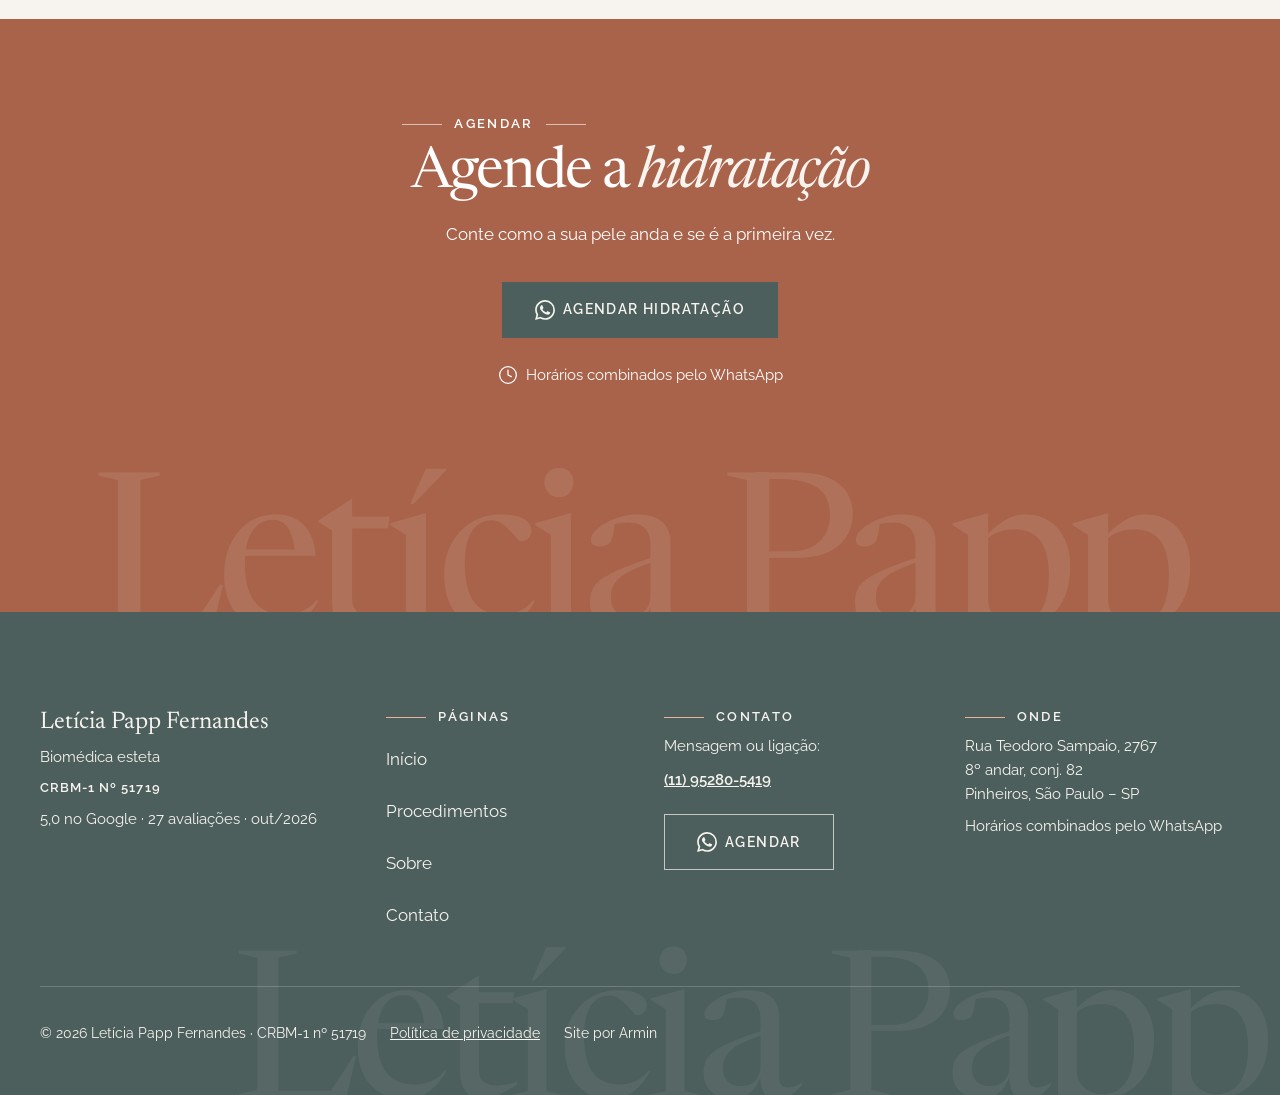
<file: procedimentos-hidratacao-profunda.html>
<!DOCTYPE html>
<!-- GERADO por _src/build.py a partir de _src/dados.py e _src/partes/. NÃO EDITE ESTE ARQUIVO: edite os dados e rode python3 _src/build.py -->
<html lang="pt-BR">
<head>
<meta charset="UTF-8">
<meta name="viewport" content="width=device-width, initial-scale=1">
<!-- PRÉ-VENDA: não remover até o Armin fechar a venda -->
<meta name="robots" content="noindex, nofollow">
<title>Hidratação profunda com LED em Pinheiros · Letícia Papp</title>
<meta name="description" content="Hidratação profunda com LED em Pinheiros, São Paulo: um cuidado mensal para o rosto, sem agulha. Como é a sessão e como agendar pelo WhatsApp.">
<meta property="og:title" content="Hidratação profunda com LED em Pinheiros · Letícia Papp">
<meta property="og:description" content="Hidratação profunda com LED em Pinheiros, São Paulo: um cuidado mensal para o rosto, sem agulha. Como é a sessão e como agendar pelo WhatsApp.">
<meta property="og:type" content="website">
<meta property="og:locale" content="pt_BR">
<meta property="og:image" content="https://infomediamethods-sys.github.io/leticia-papp-biomedica/assets/img/og-hidratacao-profunda.jpg">
<meta name="theme-color" content="#F7F4EF">
<link rel="icon" href="data:image/svg+xml,%3Csvg%20xmlns%3D%22http%3A//www.w3.org/2000/svg%22%20viewBox%3D%220%200%2064%2064%22%3E%3Crect%20width%3D%2264%22%20height%3D%2264%22%20rx%3D%2214%22%20fill%3D%22%234C5F5D%22/%3E%3Ctext%20x%3D%2232%22%20y%3D%2242%22%20text-anchor%3D%22middle%22%20font-family%3D%22Newsreader%2CGeorgia%2Cserif%22%20font-size%3D%2227%22%20fill%3D%22%23F7F4EF%22%3ELP%3C/text%3E%3C/svg%3E">
<script>document.documentElement.classList.add('js')</script>
<link rel="preconnect" href="https://fonts.googleapis.com">
<link rel="preconnect" href="https://fonts.gstatic.com" crossorigin>
<link href="https://fonts.googleapis.com/css2?family=Newsreader:ital,opsz,wght@0,6..72,400;1,6..72,400&amp;family=Raleway:wght@400;600&amp;display=swap" rel="stylesheet">
<link rel="preload" as="image" type="image/webp" media="(max-width: 899px)" imagesrcset="assets/img/porta-hidratacao-profunda-480.webp 480w, assets/img/porta-hidratacao-profunda-960.webp 960w" imagesizes="100vw">
<link rel="preload" as="image" type="image/webp" media="(min-width: 900px)" imagesrcset="assets/img/porta-hidratacao-profunda-960.webp 960w, assets/img/porta-hidratacao-profunda-1600.webp 1600w" imagesizes="(min-width: 900px) 480px, 100vw">
<link rel="stylesheet" href="assets/css/base.css">
<link rel="stylesheet" href="assets/css/style.css">
<script type="application/ld+json">{"@context": "https://schema.org", "@type": "FAQPage", "mainEntity": [{"@type": "Question", "name": "A máscara de LED esquenta?", "acceptedAnswer": {"@type": "Answer", "text": "Em geral, a sensação é só a da luz. Se a claridade incomoda você, conte antes."}}, {"@type": "Question", "name": "Posso me maquiar depois?", "acceptedAnswer": {"@type": "Answer", "text": "Em geral, sim. Na sessão, você recebe as orientações para o seu caso."}}, {"@type": "Question", "name": "Preciso fazer todo mês?", "acceptedAnswer": {"@type": "Answer", "text": "Não é obrigatório. O ritmo é conversado com você na avaliação."}}, {"@type": "Question", "name": "Combina com outros procedimentos?", "acceptedAnswer": {"@type": "Answer", "text": "A avaliação diz se e como combinar com a limpeza ou com o peeling."}}, {"@type": "Question", "name": "Quanto custa?", "acceptedAnswer": {"@type": "Answer", "text": "O valor depende do protocolo. A avaliação é o momento de explicar o que faz sentido para a sua pele e o investimento."}}]}</script>
<script type="application/ld+json">{"@context": "https://schema.org", "@type": "BreadcrumbList", "itemListElement": [{"@type": "ListItem", "position": 1, "name": "Início", "item": "https://infomediamethods-sys.github.io/leticia-papp-biomedica/"}, {"@type": "ListItem", "position": 2, "name": "Procedimentos", "item": "https://infomediamethods-sys.github.io/leticia-papp-biomedica/procedimentos.html"}, {"@type": "ListItem", "position": 3, "name": "Hidratação profunda com LED"}]}</script>

</head>
<body class="pagina-interna">
<a class="pular-conteudo" href="#conteudo">Pular para o conteúdo</a>
<header data-header class="cabecalho">
  <div class="container cabecalho__linha">
    <a class="marca" href="index.html"><span class="marca__nome">Letícia Papp</span><span class="marca__sub"><span class="nowrap">Biomédica esteta</span><span class="sep" aria-hidden="true"> · </span><span class="nowrap">CRBM&#8209;1 nº 51719</span></span></a>
    <nav class="cabecalho__nav" aria-label="Páginas"><a href="index.html">Início</a><a href="procedimentos.html" aria-current="page">Procedimentos</a><a href="sobre.html">Sobre</a><a href="contato.html">Contato</a></nav>
    <a class="botao botao--primario cabecalho__botao" href="https://wa.me/5511952805419?text=Ol%C3%A1%21%20Vim%20pelo%20site%20e%20quero%20agendar%20uma%20avalia%C3%A7%C3%A3o." target="_blank" rel="noopener" data-origem="cabecalho" aria-label="Agendar pelo WhatsApp com Letícia Papp"><svg class="icone icone--linha icone--marca" width="20" height="20" fill="currentColor" aria-hidden="true" focusable="false" role="img" viewBox="0 0 24 24" xmlns="http://www.w3.org/2000/svg"><path d="M17.472 14.382c-.297-.149-1.758-.867-2.03-.967-.273-.099-.471-.148-.67.15-.197.297-.767.966-.94 1.164-.173.199-.347.223-.644.075-.297-.15-1.255-.463-2.39-1.475-.883-.788-1.48-1.761-1.653-2.059-.173-.297-.018-.458.13-.606.134-.133.298-.347.446-.52.149-.174.198-.298.298-.497.099-.198.05-.371-.025-.52-.075-.149-.669-1.612-.916-2.207-.242-.579-.487-.5-.669-.51-.173-.008-.371-.01-.57-.01-.198 0-.52.074-.792.372-.272.297-1.04 1.016-1.04 2.479 0 1.462 1.065 2.875 1.213 3.074.149.198 2.096 3.2 5.077 4.487.709.306 1.262.489 1.694.625.712.227 1.36.195 1.871.118.571-.085 1.758-.719 2.006-1.413.248-.694.248-1.289.173-1.413-.074-.124-.272-.198-.57-.347m-5.421 7.403h-.004a9.87 9.87 0 01-5.031-1.378l-.361-.214-3.741.982.998-3.648-.235-.374a9.86 9.86 0 01-1.51-5.26c.001-5.45 4.436-9.884 9.888-9.884 2.64 0 5.122 1.03 6.988 2.898a9.825 9.825 0 012.893 6.994c-.003 5.45-4.437 9.884-9.885 9.884m8.413-18.297A11.815 11.815 0 0012.05 0C5.495 0 .16 5.335.157 11.892c0 2.096.547 4.142 1.588 5.945L.057 24l6.305-1.654a11.882 11.882 0 005.683 1.448h.005c6.554 0 11.89-5.335 11.893-11.893a11.821 11.821 0 00-3.48-8.413Z"/></svg><span>Agendar</span></a>
  </div>
</header>

<main id="conteudo">
<section class="heroi heroi--procedimento" data-heroi><div class="container"><nav class="trilha entra" aria-label="Você está em"><a href="index.html">Início</a><span aria-hidden="true">›</span><a href="procedimentos.html">Procedimentos</a><span aria-hidden="true">›</span><span aria-current="page">Hidratação profunda com LED</span></nav><div class="heroi__grade"><div class="heroi__texto"><p class="rotulo entra" style="--atraso:.05s">Rosto</p><h1 class="entra" style="--atraso:.12s">Hidratação profunda <em>com LED</em></h1><p class="heroi__apoio heroi__apoio--local entra" style="--atraso:.2s">Em Pinheiros, São Paulo</p><p class="heroi__registro entra" style="--atraso:.28s"><span class="nowrap">Letícia Papp Fernandes</span><span class="sep" aria-hidden="true"> · </span><span class="nowrap">CRBM&#8209;1 nº 51719</span></p><div class="heroi__oque entra" style="--atraso:.36s"><p>A hidratação profunda com LED em Pinheiros é um cuidado mensal para o rosto, com produtos de hidratação e uma etapa de máscara de LED.</p></div><div class="heroi__acoes entra" style="--atraso:.45s"><a class="botao botao--primario" href="https://wa.me/5511952805419?text=Ol%C3%A1%21%20Vi%20a%20p%C3%A1gina%20de%20Hidrata%C3%A7%C3%A3o%20profunda%20com%20LED%20no%20site%20e%20quero%20agendar." target="_blank" rel="noopener" data-origem="hidratacao-profunda"><svg class="icone icone--linha icone--marca" width="20" height="20" fill="currentColor" aria-hidden="true" focusable="false" role="img" viewBox="0 0 24 24" xmlns="http://www.w3.org/2000/svg"><path d="M17.472 14.382c-.297-.149-1.758-.867-2.03-.967-.273-.099-.471-.148-.67.15-.197.297-.767.966-.94 1.164-.173.199-.347.223-.644.075-.297-.15-1.255-.463-2.39-1.475-.883-.788-1.48-1.761-1.653-2.059-.173-.297-.018-.458.13-.606.134-.133.298-.347.446-.52.149-.174.198-.298.298-.497.099-.198.05-.371-.025-.52-.075-.149-.669-1.612-.916-2.207-.242-.579-.487-.5-.669-.51-.173-.008-.371-.01-.57-.01-.198 0-.52.074-.792.372-.272.297-1.04 1.016-1.04 2.479 0 1.462 1.065 2.875 1.213 3.074.149.198 2.096 3.2 5.077 4.487.709.306 1.262.489 1.694.625.712.227 1.36.195 1.871.118.571-.085 1.758-.719 2.006-1.413.248-.694.248-1.289.173-1.413-.074-.124-.272-.198-.57-.347m-5.421 7.403h-.004a9.87 9.87 0 01-5.031-1.378l-.361-.214-3.741.982.998-3.648-.235-.374a9.86 9.86 0 01-1.51-5.26c.001-5.45 4.436-9.884 9.888-9.884 2.64 0 5.122 1.03 6.988 2.898a9.825 9.825 0 012.893 6.994c-.003 5.45-4.437 9.884-9.885 9.884m8.413-18.297A11.815 11.815 0 0012.05 0C5.495 0 .16 5.335.157 11.892c0 2.096.547 4.142 1.588 5.945L.057 24l6.305-1.654a11.882 11.882 0 005.683 1.448h.005c6.554 0 11.89-5.335 11.893-11.893a11.821 11.821 0 00-3.48-8.413Z"/></svg><span>Agendar hidratação</span></a></div></div><div class="arco arco--arco arco--card heroi__arco"><svg class="arco__moldura" viewBox="0 0 100 100" preserveAspectRatio="none" aria-hidden="true" focusable="false"><path d="M0,34 A50,34 0 0 1 100,34 L100,98.5 Q100,100 98.5,100 L1.5,100 Q0,100 0,98.5 Z" vector-effect="non-scaling-stroke"/></svg><div class="arco__foto"><picture><source type="image/webp" media="(max-width: 899px)" srcset="assets/img/porta-hidratacao-profunda-480.webp 480w, assets/img/porta-hidratacao-profunda-960.webp 960w" sizes="100vw"><source type="image/webp" srcset="assets/img/porta-hidratacao-profunda-960.webp 960w, assets/img/porta-hidratacao-profunda-1600.webp 1600w" sizes="(min-width: 900px) 480px, 100vw"><img src="assets/img/porta-hidratacao-profunda-960.jpg" width="960" height="720" alt="Hidratação profunda com LED em Pinheiros: máscara facial de LED apoiada sobre toalha creme" decoding="async" fetchpriority="high"></picture></div></div></div></div></section>
<section class="secao secao--claro-2" id="para-quem"><div class="container"><div class="cabeca revelar"><p class="rotulo">Para quem é</p><h2>Quando pensar <em>na hidratação</em></h2></div><ul class="situacoes revelar" role="list"><li><svg aria-hidden="true" focusable="false" class="icone icone--linha icone--circle-check" xmlns="http://www.w3.org/2000/svg" width="20" height="20" viewBox="0 0 24 24" fill="none" stroke="currentColor" stroke-width="1.5" stroke-linecap="round" stroke-linejoin="round" ><circle cx="12" cy="12" r="10" /><path d="m16 9-5.5 5.5L8 12" /></svg><span>A pele repuxa depois de lavar o rosto</span></li><li><svg aria-hidden="true" focusable="false" class="icone icone--linha icone--circle-check" xmlns="http://www.w3.org/2000/svg" width="20" height="20" viewBox="0 0 24 24" fill="none" stroke="currentColor" stroke-width="1.5" stroke-linecap="round" stroke-linejoin="round" ><circle cx="12" cy="12" r="10" /><path d="m16 9-5.5 5.5L8 12" /></svg><span>Você quer um cuidado fixo, uma vez por mês</span></li><li><svg aria-hidden="true" focusable="false" class="icone icone--linha icone--circle-check" xmlns="http://www.w3.org/2000/svg" width="20" height="20" viewBox="0 0 24 24" fill="none" stroke="currentColor" stroke-width="1.5" stroke-linecap="round" stroke-linejoin="round" ><circle cx="12" cy="12" r="10" /><path d="m16 9-5.5 5.5L8 12" /></svg><span>Prefere um procedimento sem agulha e sem extração</span></li></ul></div></section>
<section class="secao como" id="como-funciona"><div class="container--estreito"><div class="cabeca revelar"><p class="rotulo">Como é a sessão</p><h2>A sessão, <em class="em--longo">etapa por etapa</em></h2></div><ol class="passos passos--claro" role="list"><li class="passo revelar" data-passo="1" style="--i:0"><span class="passo__numero">01</span><div><h3 class="passo__titulo">Avaliação</h3><p>A pele é observada para escolher os produtos da sessão.</p></div></li><li class="passo revelar" data-passo="2" style="--i:1"><span class="passo__numero">02</span><div><h3 class="passo__titulo">Limpeza</h3><p>O rosto é higienizado.</p></div></li><li class="passo revelar" data-passo="3" style="--i:2"><span class="passo__numero">03</span><div><h3 class="passo__titulo">Hidratação</h3><p>Os produtos de hidratação são aplicados na pele.</p></div></li><li class="passo revelar" data-passo="4" style="--i:3"><span class="passo__numero">04</span><div><h3 class="passo__titulo">Máscara de LED</h3><p>Você fica deitada, com a máscara de LED sobre o rosto, por alguns minutos.</p></div></li><li class="passo revelar" data-passo="5" style="--i:4"><span class="passo__numero">05</span><div><h3 class="passo__titulo">Finalização</h3><p>Protetor solar no fim, e você segue o seu dia.</p></div></li></ol></div></section>
<section class="secao secao--claro-2 depois" id="depois"><div class="container"><div class="cabeca revelar"><p class="rotulo">O protocolo e o depois</p><h2>Quantas sessões e os <em>dias depois</em></h2></div><div class="revelar"><ul class="lista lista--depois" role="list"><li><span class="icone-circulo"><svg aria-hidden="true" focusable="false" class="icone icone--clock-3" xmlns="http://www.w3.org/2000/svg" width="24" height="24" viewBox="0 0 24 24" fill="none" stroke="currentColor" stroke-width="1.5" stroke-linecap="round" stroke-linejoin="round" ><circle cx="12" cy="12" r="10" /><path d="M12 6v6h4" /></svg></span><span>Em geral, não há tempo de recuperação: dá para voltar à rotina logo depois.</span></li><li><span class="icone-circulo"><svg aria-hidden="true" focusable="false" class="icone icone--calendar-days" xmlns="http://www.w3.org/2000/svg" width="24" height="24" viewBox="0 0 24 24" fill="none" stroke="currentColor" stroke-width="1.5" stroke-linecap="round" stroke-linejoin="round" ><path d="M8 2v3" /><path d="M16 2v3" /><rect x="3" y="3" width="18" height="18" rx="2" /><path d="M3 9h18" /><path d="M8 13h.01" /><path d="M12 13h.01" /><path d="M16 13h.01" /><path d="M8 17h.01" /><path d="M12 17h.01" /><path d="M16 17h.01" /></svg></span><span>O cuidado é pensado como mensal; a avaliação confirma se esse ritmo serve para a sua pele.</span></li><li><span class="icone-circulo"><svg aria-hidden="true" focusable="false" class="icone icone--circle-alert" xmlns="http://www.w3.org/2000/svg" width="24" height="24" viewBox="0 0 24 24" fill="none" stroke="currentColor" stroke-width="1.5" stroke-linecap="round" stroke-linejoin="round" ><circle cx="12" cy="12" r="10" /><line x1="12" x2="12" y1="8" y2="12" /><line x1="12" x2="12.01" y1="16" y2="16" /></svg></span><span>Se você tem sensibilidade à luz ou usa algum remédio que deixa a pele sensível ao sol, conte na avaliação.</span></li></ul></div></div></section>
<section class="secao secao--escuro frase"><div class="container--estreito revelar"><p class="rotulo">Em poucas palavras</p><h2 class="frase__texto">Uma pausa para o rosto, sob <em>a luz</em>.</h2></div></section>
<section class="secao pessoa pessoa--curta" id="por-que-aqui"><div class="container pessoa__grade"><div class="pessoa__midia revelar"><div class="arco arco--invertido arco--retrato pessoa__arco arco--teto-280"><svg class="arco__moldura" viewBox="0 0 100 100" preserveAspectRatio="none" aria-hidden="true" focusable="false"><path d="M1,0 L99,0 Q100,0 100,1 L100,52 A48,48 0 0 1 52,100 L48,100 A48,48 0 0 1 0,52 L0,1 Q0,0 1,0 Z" vector-effect="non-scaling-stroke"/></svg><div class="arco__foto"><picture><source type="image/webp" media="(max-width: 899px)" srcset="assets/img/profissional-480.webp 420w" sizes="100vw"><source type="image/webp" srcset="assets/img/profissional-480.webp 420w" sizes="(min-width: 900px) 280px, 100vw"><img src="assets/img/profissional-960.jpg" width="960" height="1200" alt="Letícia Papp Fernandes, biomédica esteta" decoding="async" ></picture></div></div></div><div class="pessoa__texto"><div class="cabeca revelar"><p class="rotulo">Por que aqui</p><h2>Quem faz a sua <em>hidratação</em></h2></div><div class="revelar"><p class="pessoa__registro">Letícia Papp Fernandes<br><span class="nowrap">CRBM&#8209;1 nº 51719</span></p><p>Ela escolhe os produtos de hidratação depois de ver a sua pele.</p><ul class="lista lista--fatos" role="list"><li><span class="icone-circulo"><svg aria-hidden="true" focusable="false" class="icone icone--building-2" xmlns="http://www.w3.org/2000/svg" width="24" height="24" viewBox="0 0 24 24" fill="none" stroke="currentColor" stroke-width="1.5" stroke-linecap="round" stroke-linejoin="round" ><path d="M10 12h4" /><path d="M10 8h4" /><path d="M14 21v-3a2 2 0 0 0-4 0v3" /><path d="M6 10H4a2 2 0 0 0-2 2v7a2 2 0 0 0 2 2h16a2 2 0 0 0 2-2V9a2 2 0 0 0-2-2h-2" /><path d="M6 21V5a2 2 0 0 1 2-2h8a2 2 0 0 1 2 2v16" /></svg></span><span>8º andar, conj. 82, na Rua Teodoro Sampaio</span></li><li><span class="icone-circulo"><svg aria-hidden="true" focusable="false" class="icone icone--heart" xmlns="http://www.w3.org/2000/svg" width="24" height="24" viewBox="0 0 24 24" fill="none" stroke="currentColor" stroke-width="1.5" stroke-linecap="round" stroke-linejoin="round" ><path d="M2 9.5a5.5 5.5 0 0 1 9.591-3.676.56.56 0 0 0 .818 0A5.49 5.49 0 0 1 22 9.5c0 2.29-1.5 4-3 5.5l-5.492 5.313a2 2 0 0 1-3 .019L5 15c-1.5-1.5-3-3.2-3-5.5" /></svg></span><span>Acolhe a comunidade LGBTQ+</span></li></ul></div></div></div></section>
<section class="secao secao--claro-2 duvidas" id="duvidas"><div class="container--estreito"><div class="cabeca revelar"><p class="rotulo">Dúvidas</p><h2>Dúvidas sobre <em>hidratação</em></h2></div><div class="faq revelar" id="duvidas-lista"><details class="faq__item"><summary><span>A máscara de LED esquenta?</span><svg aria-hidden="true" focusable="false" class="icone icone--linha icone--plus" xmlns="http://www.w3.org/2000/svg" width="20" height="20" viewBox="0 0 24 24" fill="none" stroke="currentColor" stroke-width="1.5" stroke-linecap="round" stroke-linejoin="round" ><path d="M5 12h14" /><path d="M12 5v14" /></svg></summary><div class="faq__resposta"><p>Em geral, a sensação é só a da luz. Se a claridade incomoda você, conte antes.</p></div></details><details class="faq__item"><summary><span>Posso me maquiar depois?</span><svg aria-hidden="true" focusable="false" class="icone icone--linha icone--plus" xmlns="http://www.w3.org/2000/svg" width="20" height="20" viewBox="0 0 24 24" fill="none" stroke="currentColor" stroke-width="1.5" stroke-linecap="round" stroke-linejoin="round" ><path d="M5 12h14" /><path d="M12 5v14" /></svg></summary><div class="faq__resposta"><p>Em geral, sim. Na sessão, você recebe as orientações para o seu caso.</p></div></details><details class="faq__item"><summary><span>Preciso fazer todo mês?</span><svg aria-hidden="true" focusable="false" class="icone icone--linha icone--plus" xmlns="http://www.w3.org/2000/svg" width="20" height="20" viewBox="0 0 24 24" fill="none" stroke="currentColor" stroke-width="1.5" stroke-linecap="round" stroke-linejoin="round" ><path d="M5 12h14" /><path d="M12 5v14" /></svg></summary><div class="faq__resposta"><p>Não é obrigatório. O ritmo é conversado com você na avaliação.</p></div></details><details class="faq__item"><summary><span>Combina com outros procedimentos?</span><svg aria-hidden="true" focusable="false" class="icone icone--linha icone--plus" xmlns="http://www.w3.org/2000/svg" width="20" height="20" viewBox="0 0 24 24" fill="none" stroke="currentColor" stroke-width="1.5" stroke-linecap="round" stroke-linejoin="round" ><path d="M5 12h14" /><path d="M12 5v14" /></svg></summary><div class="faq__resposta"><p>A avaliação diz se e como combinar com a limpeza ou com o peeling.</p></div></details><details class="faq__item"><summary><span>Quanto custa?</span><svg aria-hidden="true" focusable="false" class="icone icone--linha icone--plus" xmlns="http://www.w3.org/2000/svg" width="20" height="20" viewBox="0 0 24 24" fill="none" stroke="currentColor" stroke-width="1.5" stroke-linecap="round" stroke-linejoin="round" ><path d="M5 12h14" /><path d="M12 5v14" /></svg></summary><div class="faq__resposta"><p>O valor depende do protocolo. A avaliação é o momento de explicar o que faz sentido para a sua pele e o investimento.</p></div></details></div></div></section>
<section class="secao outros" id="outros"><div class="container"><div class="cabeca revelar"><p class="rotulo">Outros procedimentos</p><h2>Também pode <em>interessar</em></h2></div><ul class="grade grade--3 grade--colada grade--portas grade--outros" role="list"><li class="revelar"><a class="card card--link" href="procedimentos-limpeza-de-pele.html"><div class="midia proporcao-card card__midia"><picture><source type="image/webp" media="(max-width: 899px)" srcset="assets/img/porta-limpeza-de-pele-480.webp 480w, assets/img/porta-limpeza-de-pele-960.webp 960w" sizes="40vw"><source type="image/webp" srcset="assets/img/porta-limpeza-de-pele-960.webp 960w, assets/img/porta-limpeza-de-pele-1600.webp 1600w" sizes="(min-width: 900px) 400px, 40vw"><img src="assets/img/porta-limpeza-de-pele-960.jpg" width="960" height="720" alt="Escova facial de cabo de madeira sobre toalha de linho" decoding="async" ></picture></div><div class="card__corpo"><h3 class="card__titulo">Limpeza de pele profunda</h3><p class="card__texto">Para quem convive com cravos e oleosidade.</p><span class="card__seta"><svg aria-hidden="true" focusable="false" class="icone icone--linha icone--arrow-right" xmlns="http://www.w3.org/2000/svg" width="20" height="20" viewBox="0 0 24 24" fill="none" stroke="currentColor" stroke-width="1.5" stroke-linecap="round" stroke-linejoin="round" ><path d="M5 12h14" /><path d="m12 5 7 7-7 7" /></svg></span></div></a></li><li class="revelar"><a class="card card--link" href="procedimentos-peeling.html"><div class="midia proporcao-card card__midia"><picture><source type="image/webp" media="(max-width: 899px)" srcset="assets/img/porta-peeling-480.webp 480w, assets/img/porta-peeling-960.webp 960w" sizes="40vw"><source type="image/webp" srcset="assets/img/porta-peeling-960.webp 960w, assets/img/porta-peeling-1600.webp 1600w" sizes="(min-width: 900px) 400px, 40vw"><img src="assets/img/porta-peeling-960.jpg" width="960" height="720" alt="Frasco âmbar com conta-gotas sobre bandeja de cerâmica" decoding="async" loading="lazy"></picture></div><div class="card__corpo"><h3 class="card__titulo">Peeling químico e enzimático</h3><p class="card__texto">Para quem percebe manchas na pele.</p><span class="card__seta"><svg aria-hidden="true" focusable="false" class="icone icone--linha icone--arrow-right" xmlns="http://www.w3.org/2000/svg" width="20" height="20" viewBox="0 0 24 24" fill="none" stroke="currentColor" stroke-width="1.5" stroke-linecap="round" stroke-linejoin="round" ><path d="M5 12h14" /><path d="m12 5 7 7-7 7" /></svg></span></div></a></li><li class="revelar"><a class="card card--link" href="procedimentos-hidralips.html"><div class="midia proporcao-card card__midia"><picture><source type="image/webp" media="(max-width: 899px)" srcset="assets/img/porta-hidralips-480.webp 480w, assets/img/porta-hidralips-960.webp 960w" sizes="40vw"><source type="image/webp" srcset="assets/img/porta-hidralips-960.webp 960w, assets/img/porta-hidralips-1600.webp 1600w" sizes="(min-width: 900px) 400px, 40vw"><img src="assets/img/porta-hidralips-960.jpg" width="960" height="720" alt="Pote de cerâmica com bálsamo labial e espátula de madeira" decoding="async" loading="lazy"></picture></div><div class="card__corpo"><h3 class="card__titulo">Hidralips</h3><p class="card__texto">Hidratação dos lábios, feita em sessão.</p><span class="card__seta"><svg aria-hidden="true" focusable="false" class="icone icone--linha icone--arrow-right" xmlns="http://www.w3.org/2000/svg" width="20" height="20" viewBox="0 0 24 24" fill="none" stroke="currentColor" stroke-width="1.5" stroke-linecap="round" stroke-linejoin="round" ><path d="M5 12h14" /><path d="m12 5 7 7-7 7" /></svg></span></div></a></li></ul></div></section>
<section class="secao secao--terracota cta" id="contato"><div class="container--estreito cta__caixa revelar"><p class="rotulo rotulo--fios">Agendar</p><h2>Agende a <em>hidratação</em></h2><p class="cta__texto">Conte como a sua pele anda e se é a primeira vez.</p><div class="cta__acoes"><a class="botao botao--primario" href="https://wa.me/5511952805419?text=Ol%C3%A1%21%20Vi%20a%20p%C3%A1gina%20de%20Hidrata%C3%A7%C3%A3o%20profunda%20com%20LED%20no%20site%20e%20quero%20agendar." target="_blank" rel="noopener" data-origem="hidratacao-profunda"><svg class="icone icone--linha icone--marca" width="20" height="20" fill="currentColor" aria-hidden="true" focusable="false" role="img" viewBox="0 0 24 24" xmlns="http://www.w3.org/2000/svg"><path d="M17.472 14.382c-.297-.149-1.758-.867-2.03-.967-.273-.099-.471-.148-.67.15-.197.297-.767.966-.94 1.164-.173.199-.347.223-.644.075-.297-.15-1.255-.463-2.39-1.475-.883-.788-1.48-1.761-1.653-2.059-.173-.297-.018-.458.13-.606.134-.133.298-.347.446-.52.149-.174.198-.298.298-.497.099-.198.05-.371-.025-.52-.075-.149-.669-1.612-.916-2.207-.242-.579-.487-.5-.669-.51-.173-.008-.371-.01-.57-.01-.198 0-.52.074-.792.372-.272.297-1.04 1.016-1.04 2.479 0 1.462 1.065 2.875 1.213 3.074.149.198 2.096 3.2 5.077 4.487.709.306 1.262.489 1.694.625.712.227 1.36.195 1.871.118.571-.085 1.758-.719 2.006-1.413.248-.694.248-1.289.173-1.413-.074-.124-.272-.198-.57-.347m-5.421 7.403h-.004a9.87 9.87 0 01-5.031-1.378l-.361-.214-3.741.982.998-3.648-.235-.374a9.86 9.86 0 01-1.51-5.26c.001-5.45 4.436-9.884 9.888-9.884 2.64 0 5.122 1.03 6.988 2.898a9.825 9.825 0 012.893 6.994c-.003 5.45-4.437 9.884-9.885 9.884m8.413-18.297A11.815 11.815 0 0012.05 0C5.495 0 .16 5.335.157 11.892c0 2.096.547 4.142 1.588 5.945L.057 24l6.305-1.654a11.882 11.882 0 005.683 1.448h.005c6.554 0 11.89-5.335 11.893-11.893a11.821 11.821 0 00-3.48-8.413Z"/></svg><span>Agendar hidratação</span></a></div><ul class="cta__linhas" role="list"><li><svg aria-hidden="true" focusable="false" class="icone icone--linha icone--clock" xmlns="http://www.w3.org/2000/svg" width="20" height="20" viewBox="0 0 24 24" fill="none" stroke="currentColor" stroke-width="1.5" stroke-linecap="round" stroke-linejoin="round" ><circle cx="12" cy="12" r="10" /><path d="M12 6v6l4 2" /></svg><span><span class="nowrap">Horários combinados pelo WhatsApp</span></span></li></ul></div><p class="cta__marca" aria-hidden="true">Letícia Papp</p></section>
</main>
<footer class="rodape">
  <div class="container">
    <div class="rodape__grade">
      <div class="rodape__id">
        <p class="rodape__nome">Letícia Papp Fernandes</p>
        <p class="rodape__texto">Biomédica esteta</p>
        <p class="rodape__registro">CRBM&#8209;1 nº 51719</p>
        <p class="rodape__texto rodape__nota"><span class="nowrap">5,0 no Google</span><span class="sep" aria-hidden="true"> · </span><span class="nowrap">27 avaliações</span><span class="sep" aria-hidden="true"> · </span><span class="nowrap">out/2026</span></p>
      </div>
      <div><p class="rotulo rotulo--claro">Páginas</p><ul class="rodape__links" role="list"><li><a href="index.html">Início</a></li><li><a href="procedimentos.html">Procedimentos</a></li><li><a href="sobre.html">Sobre</a></li><li><a href="contato.html">Contato</a></li></ul></div>
      <div><p class="rotulo rotulo--claro">Contato</p><p class="rodape__texto">Mensagem ou ligação:<br><a class="rodape__tel" href="tel:+5511952805419">(11) 95280-5419</a></p><p class="rodape__acao"><a class="botao botao--contorno botao--claro" href="https://wa.me/5511952805419?text=Ol%C3%A1%21%20Vim%20pelo%20site%20e%20quero%20agendar%20uma%20avalia%C3%A7%C3%A3o." target="_blank" rel="noopener" data-origem="rodape"><svg class="icone icone--linha icone--marca" width="20" height="20" fill="currentColor" aria-hidden="true" focusable="false" role="img" viewBox="0 0 24 24" xmlns="http://www.w3.org/2000/svg"><path d="M17.472 14.382c-.297-.149-1.758-.867-2.03-.967-.273-.099-.471-.148-.67.15-.197.297-.767.966-.94 1.164-.173.199-.347.223-.644.075-.297-.15-1.255-.463-2.39-1.475-.883-.788-1.48-1.761-1.653-2.059-.173-.297-.018-.458.13-.606.134-.133.298-.347.446-.52.149-.174.198-.298.298-.497.099-.198.05-.371-.025-.52-.075-.149-.669-1.612-.916-2.207-.242-.579-.487-.5-.669-.51-.173-.008-.371-.01-.57-.01-.198 0-.52.074-.792.372-.272.297-1.04 1.016-1.04 2.479 0 1.462 1.065 2.875 1.213 3.074.149.198 2.096 3.2 5.077 4.487.709.306 1.262.489 1.694.625.712.227 1.36.195 1.871.118.571-.085 1.758-.719 2.006-1.413.248-.694.248-1.289.173-1.413-.074-.124-.272-.198-.57-.347m-5.421 7.403h-.004a9.87 9.87 0 01-5.031-1.378l-.361-.214-3.741.982.998-3.648-.235-.374a9.86 9.86 0 01-1.51-5.26c.001-5.45 4.436-9.884 9.888-9.884 2.64 0 5.122 1.03 6.988 2.898a9.825 9.825 0 012.893 6.994c-.003 5.45-4.437 9.884-9.885 9.884m8.413-18.297A11.815 11.815 0 0012.05 0C5.495 0 .16 5.335.157 11.892c0 2.096.547 4.142 1.588 5.945L.057 24l6.305-1.654a11.882 11.882 0 005.683 1.448h.005c6.554 0 11.89-5.335 11.893-11.893a11.821 11.821 0 00-3.48-8.413Z"/></svg><span>Agendar</span></a></p></div>
      <div><p class="rotulo rotulo--claro">Onde</p><address class="rodape__texto">Rua Teodoro Sampaio, 2767<br>8º andar, conj. 82<br>Pinheiros, São Paulo – SP</address><p class="rodape__texto">Horários combinados pelo WhatsApp</p></div>
    </div>
    <div class="rodape__base">
      <p><span class="nowrap">© 2026 Letícia Papp Fernandes</span><span class="sep" aria-hidden="true"> · </span><span class="nowrap">CRBM&#8209;1 nº 51719</span></p>
      <p><a href="politica-de-privacidade.html">Política de privacidade</a></p>
      <p>Site por Armin</p>
    </div>
  </div>
  <p class="rodape__marca" aria-hidden="true">Letícia Papp</p>
</footer>

<script src="assets/js/lenis.min.js" defer></script>
<script src="assets/js/main.js" defer></script>
<script src="assets/js/movimento.js" defer></script>
</body>
</html>
</file>
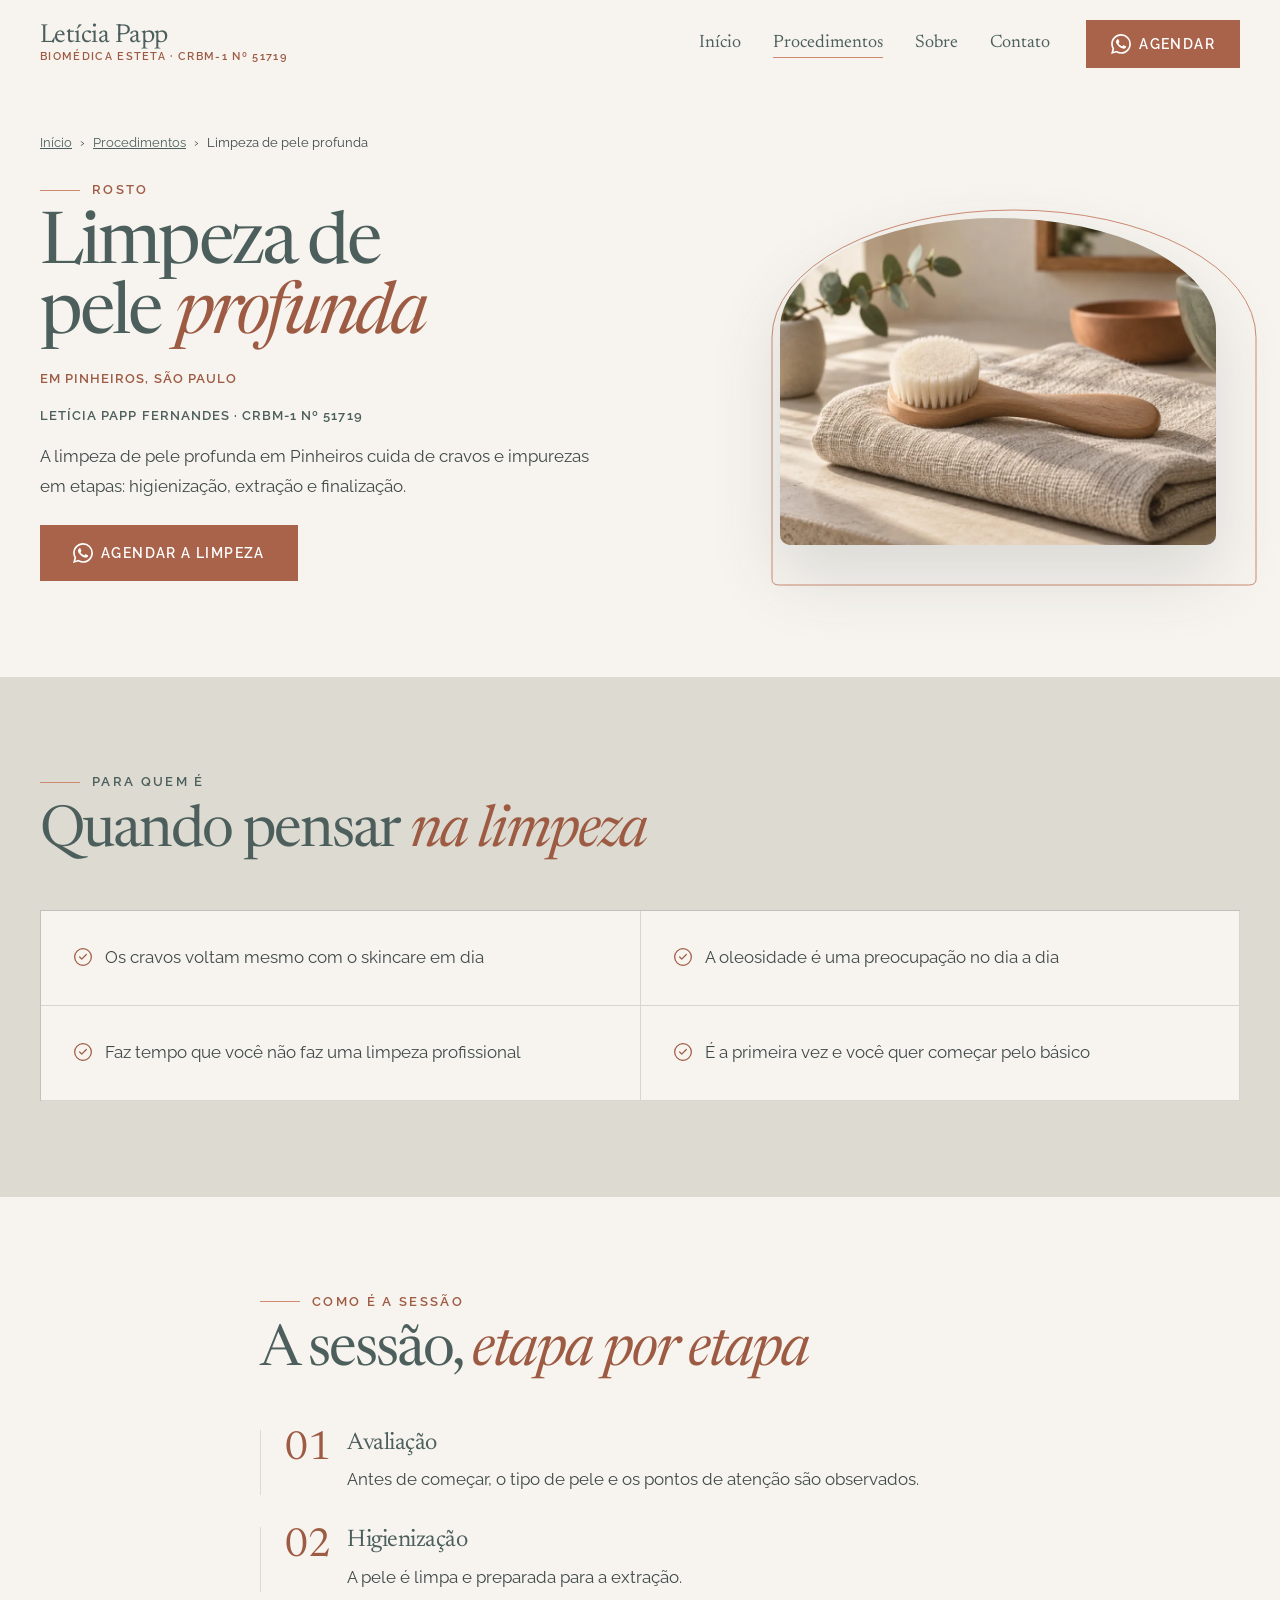
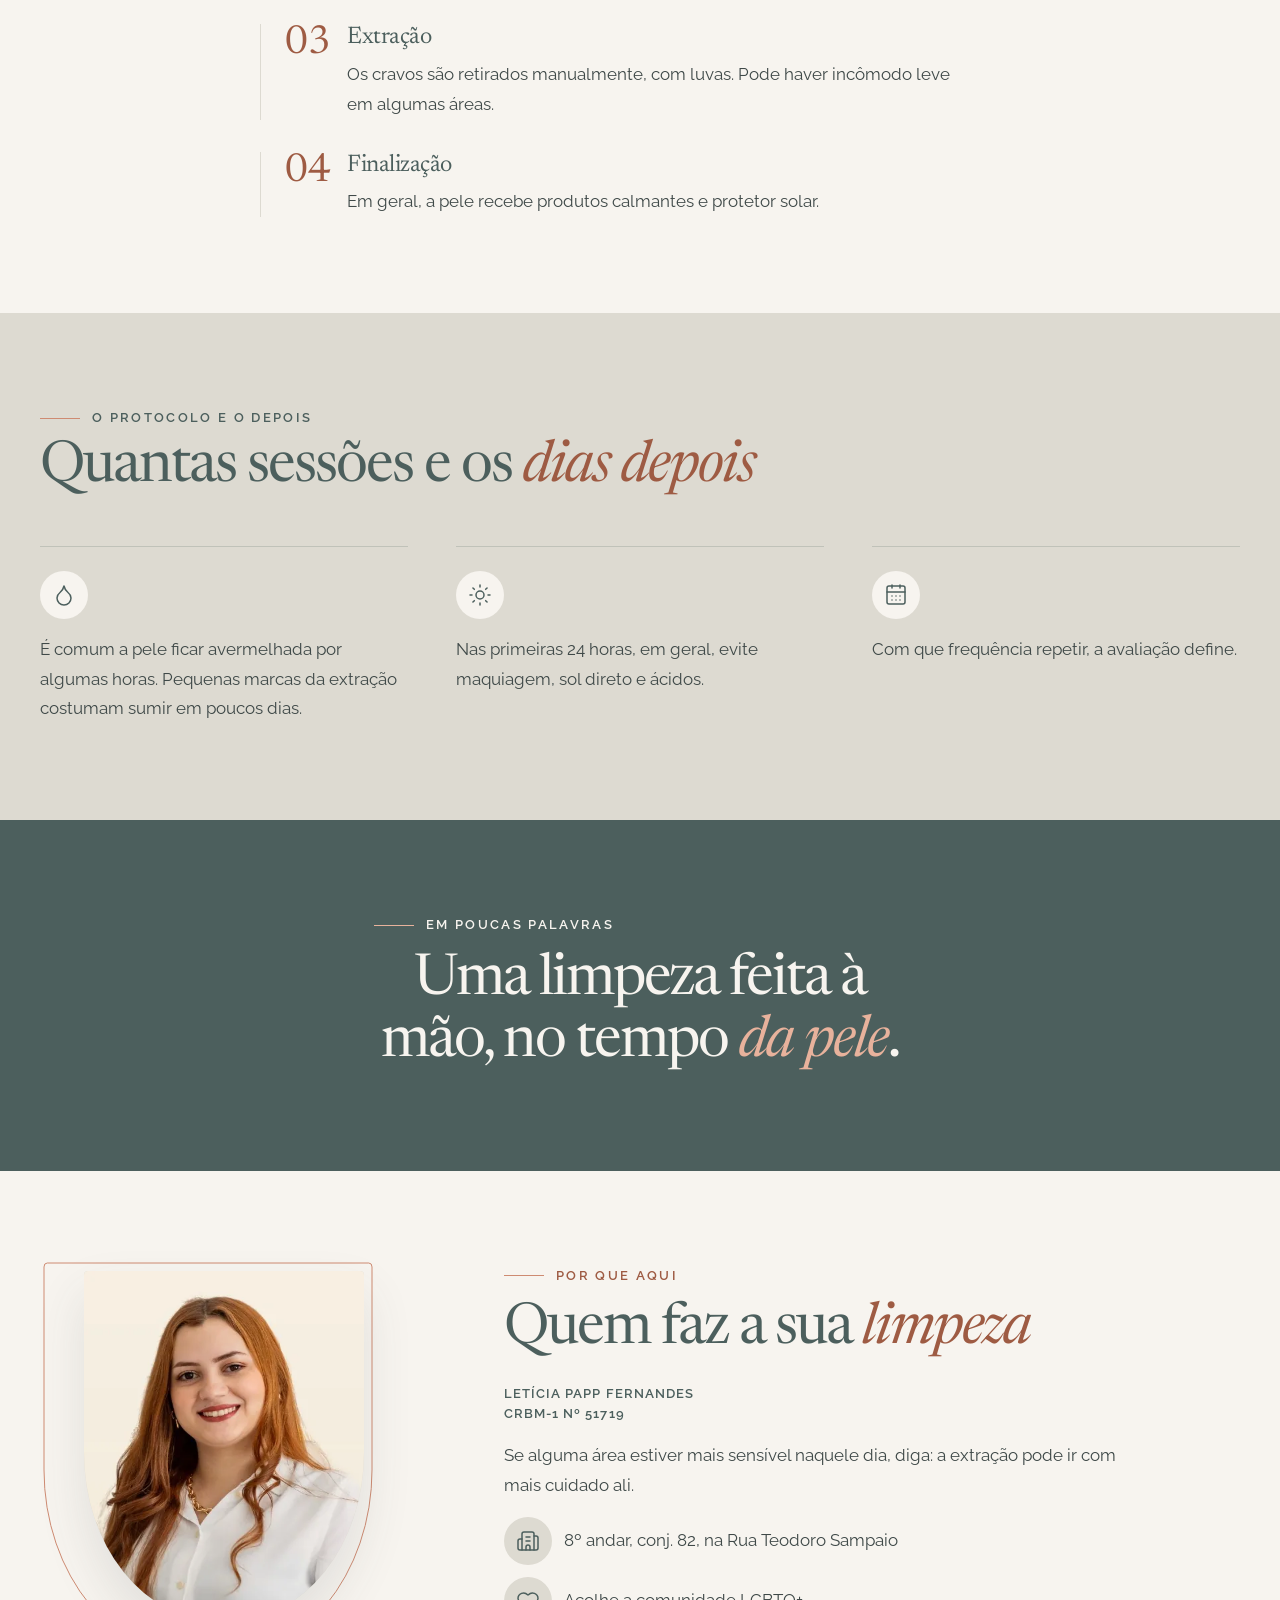
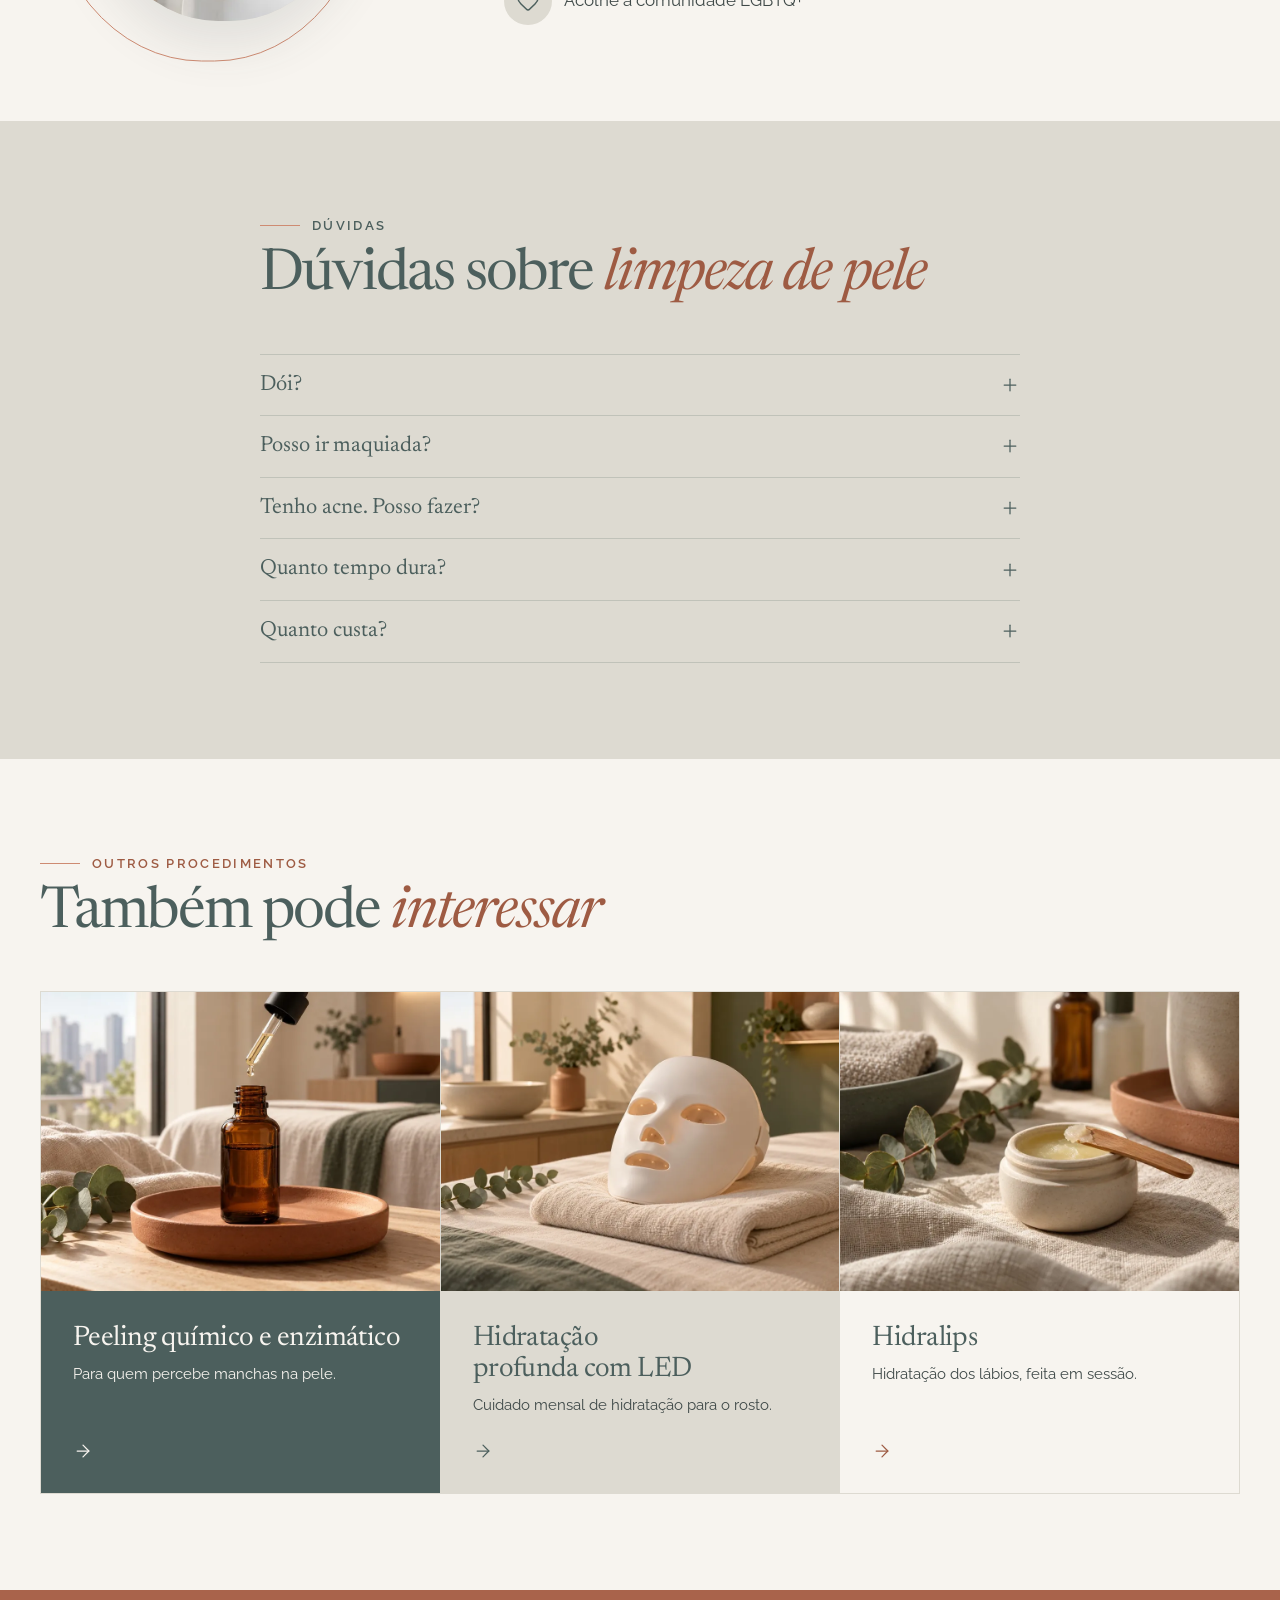
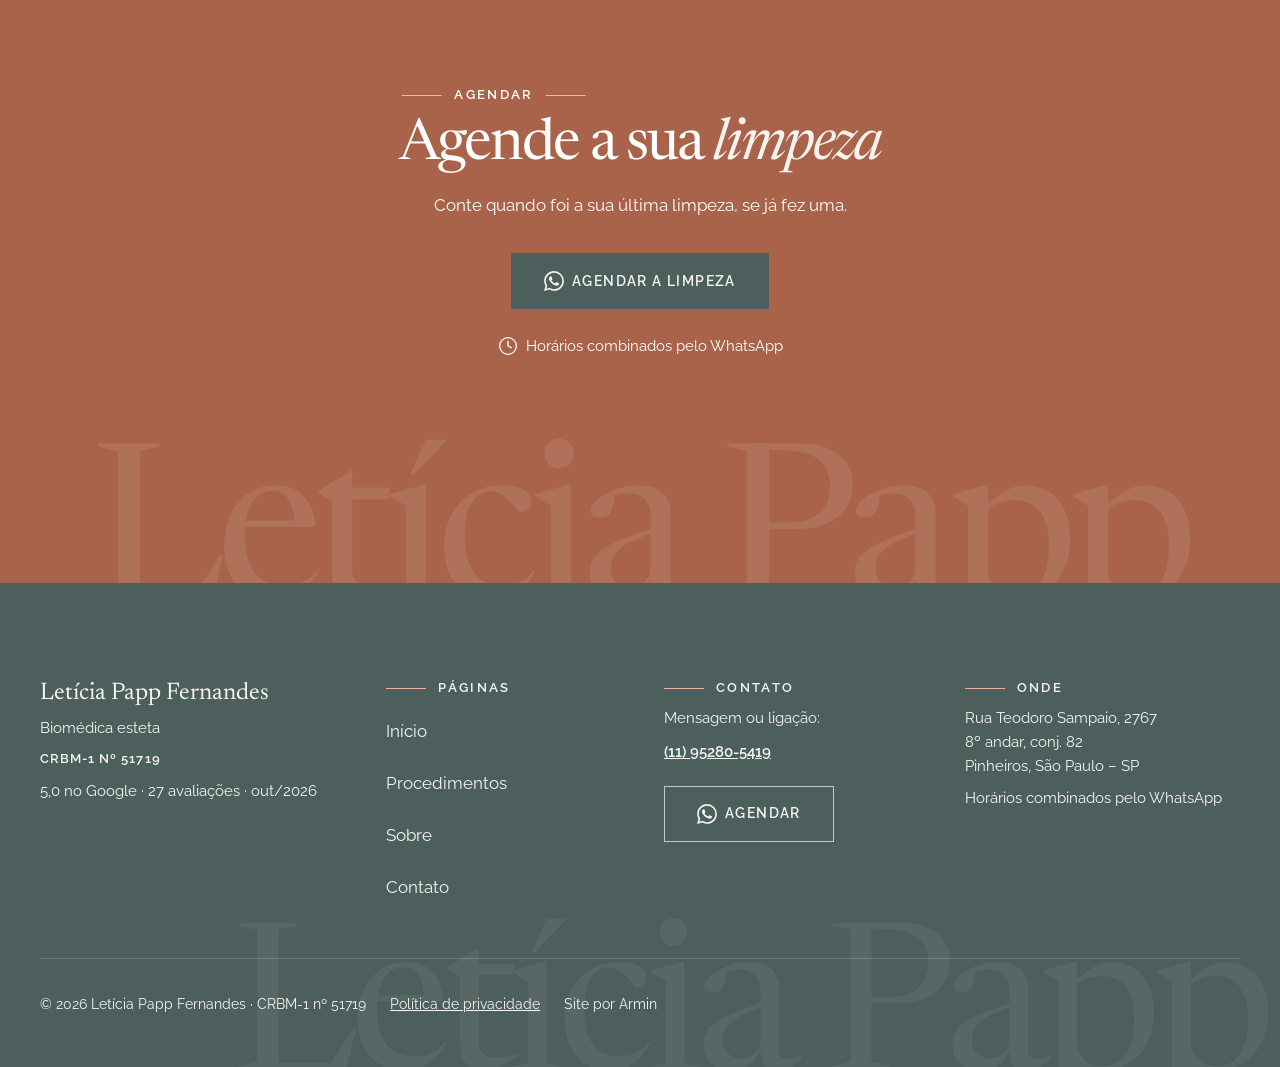
<file: procedimentos-limpeza-de-pele.html>
<!DOCTYPE html>
<!-- GERADO por _src/build.py a partir de _src/dados.py e _src/partes/. NÃO EDITE ESTE ARQUIVO: edite os dados e rode python3 _src/build.py -->
<html lang="pt-BR">
<head>
<meta charset="UTF-8">
<meta name="viewport" content="width=device-width, initial-scale=1">
<!-- PRÉ-VENDA: não remover até o Armin fechar a venda -->
<meta name="robots" content="noindex, nofollow">
<title>Limpeza de pele profunda em Pinheiros · Letícia Papp</title>
<meta name="description" content="Limpeza de pele profunda em Pinheiros, São Paulo: higienização, extração de cravos e finalização. Veja como é a sessão e agende pelo WhatsApp.">
<meta property="og:title" content="Limpeza de pele profunda em Pinheiros · Letícia Papp">
<meta property="og:description" content="Limpeza de pele profunda em Pinheiros, São Paulo: higienização, extração de cravos e finalização. Veja como é a sessão e agende pelo WhatsApp.">
<meta property="og:type" content="website">
<meta property="og:locale" content="pt_BR">
<meta property="og:image" content="https://infomediamethods-sys.github.io/leticia-papp-biomedica/assets/img/og-limpeza-de-pele.jpg">
<meta name="theme-color" content="#F7F4EF">
<link rel="icon" href="data:image/svg+xml,%3Csvg%20xmlns%3D%22http%3A//www.w3.org/2000/svg%22%20viewBox%3D%220%200%2064%2064%22%3E%3Crect%20width%3D%2264%22%20height%3D%2264%22%20rx%3D%2214%22%20fill%3D%22%234C5F5D%22/%3E%3Ctext%20x%3D%2232%22%20y%3D%2242%22%20text-anchor%3D%22middle%22%20font-family%3D%22Newsreader%2CGeorgia%2Cserif%22%20font-size%3D%2227%22%20fill%3D%22%23F7F4EF%22%3ELP%3C/text%3E%3C/svg%3E">
<script>document.documentElement.classList.add('js')</script>
<link rel="preconnect" href="https://fonts.googleapis.com">
<link rel="preconnect" href="https://fonts.gstatic.com" crossorigin>
<link href="https://fonts.googleapis.com/css2?family=Newsreader:ital,opsz,wght@0,6..72,400;1,6..72,400&amp;family=Raleway:wght@400;600&amp;display=swap" rel="stylesheet">
<link rel="preload" as="image" type="image/webp" media="(max-width: 899px)" imagesrcset="assets/img/porta-limpeza-de-pele-480.webp 480w, assets/img/porta-limpeza-de-pele-960.webp 960w" imagesizes="100vw">
<link rel="preload" as="image" type="image/webp" media="(min-width: 900px)" imagesrcset="assets/img/porta-limpeza-de-pele-960.webp 960w, assets/img/porta-limpeza-de-pele-1600.webp 1600w" imagesizes="(min-width: 900px) 480px, 100vw">
<link rel="stylesheet" href="assets/css/base.css">
<link rel="stylesheet" href="assets/css/style.css">
<script type="application/ld+json">{"@context": "https://schema.org", "@type": "FAQPage", "mainEntity": [{"@type": "Question", "name": "Dói?", "acceptedAnswer": {"@type": "Answer", "text": "Algumas áreas do rosto são mais sensíveis à extração. Se precisar de uma pausa, é só pedir."}}, {"@type": "Question", "name": "Posso ir maquiada?", "acceptedAnswer": {"@type": "Answer", "text": "O ideal é chegar sem. Se não der, a maquiagem é retirada no começo da sessão."}}, {"@type": "Question", "name": "Tenho acne. Posso fazer?", "acceptedAnswer": {"@type": "Answer", "text": "Depende de como a pele está no dia. Com inflamação ativa, a avaliação pode indicar outro cuidado antes."}}, {"@type": "Question", "name": "Quanto tempo dura?", "acceptedAnswer": {"@type": "Answer", "text": "Pergunte ao agendar: o tempo varia com a pele e com as etapas do dia."}}, {"@type": "Question", "name": "Quanto custa?", "acceptedAnswer": {"@type": "Answer", "text": "O valor depende do protocolo. A avaliação é o momento de explicar o que faz sentido para a sua pele e o investimento."}}]}</script>
<script type="application/ld+json">{"@context": "https://schema.org", "@type": "BreadcrumbList", "itemListElement": [{"@type": "ListItem", "position": 1, "name": "Início", "item": "https://infomediamethods-sys.github.io/leticia-papp-biomedica/"}, {"@type": "ListItem", "position": 2, "name": "Procedimentos", "item": "https://infomediamethods-sys.github.io/leticia-papp-biomedica/procedimentos.html"}, {"@type": "ListItem", "position": 3, "name": "Limpeza de pele profunda"}]}</script>

</head>
<body class="pagina-interna">
<a class="pular-conteudo" href="#conteudo">Pular para o conteúdo</a>
<header data-header class="cabecalho">
  <div class="container cabecalho__linha">
    <a class="marca" href="index.html"><span class="marca__nome">Letícia Papp</span><span class="marca__sub"><span class="nowrap">Biomédica esteta</span><span class="sep" aria-hidden="true"> · </span><span class="nowrap">CRBM&#8209;1 nº 51719</span></span></a>
    <nav class="cabecalho__nav" aria-label="Páginas"><a href="index.html">Início</a><a href="procedimentos.html" aria-current="page">Procedimentos</a><a href="sobre.html">Sobre</a><a href="contato.html">Contato</a></nav>
    <a class="botao botao--primario cabecalho__botao" href="https://wa.me/5511952805419?text=Ol%C3%A1%21%20Vim%20pelo%20site%20e%20quero%20agendar%20uma%20avalia%C3%A7%C3%A3o." target="_blank" rel="noopener" data-origem="cabecalho" aria-label="Agendar pelo WhatsApp com Letícia Papp"><svg class="icone icone--linha icone--marca" width="20" height="20" fill="currentColor" aria-hidden="true" focusable="false" role="img" viewBox="0 0 24 24" xmlns="http://www.w3.org/2000/svg"><path d="M17.472 14.382c-.297-.149-1.758-.867-2.03-.967-.273-.099-.471-.148-.67.15-.197.297-.767.966-.94 1.164-.173.199-.347.223-.644.075-.297-.15-1.255-.463-2.39-1.475-.883-.788-1.48-1.761-1.653-2.059-.173-.297-.018-.458.13-.606.134-.133.298-.347.446-.52.149-.174.198-.298.298-.497.099-.198.05-.371-.025-.52-.075-.149-.669-1.612-.916-2.207-.242-.579-.487-.5-.669-.51-.173-.008-.371-.01-.57-.01-.198 0-.52.074-.792.372-.272.297-1.04 1.016-1.04 2.479 0 1.462 1.065 2.875 1.213 3.074.149.198 2.096 3.2 5.077 4.487.709.306 1.262.489 1.694.625.712.227 1.36.195 1.871.118.571-.085 1.758-.719 2.006-1.413.248-.694.248-1.289.173-1.413-.074-.124-.272-.198-.57-.347m-5.421 7.403h-.004a9.87 9.87 0 01-5.031-1.378l-.361-.214-3.741.982.998-3.648-.235-.374a9.86 9.86 0 01-1.51-5.26c.001-5.45 4.436-9.884 9.888-9.884 2.64 0 5.122 1.03 6.988 2.898a9.825 9.825 0 012.893 6.994c-.003 5.45-4.437 9.884-9.885 9.884m8.413-18.297A11.815 11.815 0 0012.05 0C5.495 0 .16 5.335.157 11.892c0 2.096.547 4.142 1.588 5.945L.057 24l6.305-1.654a11.882 11.882 0 005.683 1.448h.005c6.554 0 11.89-5.335 11.893-11.893a11.821 11.821 0 00-3.48-8.413Z"/></svg><span>Agendar</span></a>
  </div>
</header>

<main id="conteudo">
<section class="heroi heroi--procedimento" data-heroi><div class="container"><nav class="trilha entra" aria-label="Você está em"><a href="index.html">Início</a><span aria-hidden="true">›</span><a href="procedimentos.html">Procedimentos</a><span aria-hidden="true">›</span><span aria-current="page">Limpeza de pele profunda</span></nav><div class="heroi__grade"><div class="heroi__texto"><p class="rotulo entra" style="--atraso:.05s">Rosto</p><h1 class="entra" style="--atraso:.12s">Limpeza de pele <em>profunda</em></h1><p class="heroi__apoio heroi__apoio--local entra" style="--atraso:.2s">Em Pinheiros, São Paulo</p><p class="heroi__registro entra" style="--atraso:.28s"><span class="nowrap">Letícia Papp Fernandes</span><span class="sep" aria-hidden="true"> · </span><span class="nowrap">CRBM&#8209;1 nº 51719</span></p><div class="heroi__oque entra" style="--atraso:.36s"><p>A limpeza de pele profunda em Pinheiros cuida de cravos e impurezas em etapas: higienização, extração e finalização.</p></div><div class="heroi__acoes entra" style="--atraso:.45s"><a class="botao botao--primario" href="https://wa.me/5511952805419?text=Ol%C3%A1%21%20Vi%20a%20p%C3%A1gina%20de%20Limpeza%20de%20pele%20profunda%20no%20site%20e%20quero%20agendar." target="_blank" rel="noopener" data-origem="limpeza-de-pele"><svg class="icone icone--linha icone--marca" width="20" height="20" fill="currentColor" aria-hidden="true" focusable="false" role="img" viewBox="0 0 24 24" xmlns="http://www.w3.org/2000/svg"><path d="M17.472 14.382c-.297-.149-1.758-.867-2.03-.967-.273-.099-.471-.148-.67.15-.197.297-.767.966-.94 1.164-.173.199-.347.223-.644.075-.297-.15-1.255-.463-2.39-1.475-.883-.788-1.48-1.761-1.653-2.059-.173-.297-.018-.458.13-.606.134-.133.298-.347.446-.52.149-.174.198-.298.298-.497.099-.198.05-.371-.025-.52-.075-.149-.669-1.612-.916-2.207-.242-.579-.487-.5-.669-.51-.173-.008-.371-.01-.57-.01-.198 0-.52.074-.792.372-.272.297-1.04 1.016-1.04 2.479 0 1.462 1.065 2.875 1.213 3.074.149.198 2.096 3.2 5.077 4.487.709.306 1.262.489 1.694.625.712.227 1.36.195 1.871.118.571-.085 1.758-.719 2.006-1.413.248-.694.248-1.289.173-1.413-.074-.124-.272-.198-.57-.347m-5.421 7.403h-.004a9.87 9.87 0 01-5.031-1.378l-.361-.214-3.741.982.998-3.648-.235-.374a9.86 9.86 0 01-1.51-5.26c.001-5.45 4.436-9.884 9.888-9.884 2.64 0 5.122 1.03 6.988 2.898a9.825 9.825 0 012.893 6.994c-.003 5.45-4.437 9.884-9.885 9.884m8.413-18.297A11.815 11.815 0 0012.05 0C5.495 0 .16 5.335.157 11.892c0 2.096.547 4.142 1.588 5.945L.057 24l6.305-1.654a11.882 11.882 0 005.683 1.448h.005c6.554 0 11.89-5.335 11.893-11.893a11.821 11.821 0 00-3.48-8.413Z"/></svg><span>Agendar a limpeza</span></a></div></div><div class="arco arco--arco arco--card heroi__arco"><svg class="arco__moldura" viewBox="0 0 100 100" preserveAspectRatio="none" aria-hidden="true" focusable="false"><path d="M0,34 A50,34 0 0 1 100,34 L100,98.5 Q100,100 98.5,100 L1.5,100 Q0,100 0,98.5 Z" vector-effect="non-scaling-stroke"/></svg><div class="arco__foto"><picture><source type="image/webp" media="(max-width: 899px)" srcset="assets/img/porta-limpeza-de-pele-480.webp 480w, assets/img/porta-limpeza-de-pele-960.webp 960w" sizes="100vw"><source type="image/webp" srcset="assets/img/porta-limpeza-de-pele-960.webp 960w, assets/img/porta-limpeza-de-pele-1600.webp 1600w" sizes="(min-width: 900px) 480px, 100vw"><img src="assets/img/porta-limpeza-de-pele-960.jpg" width="960" height="720" alt="Limpeza de pele em Pinheiros: escova facial de cabo de madeira sobre toalha de linho dobrada" decoding="async" fetchpriority="high"></picture></div></div></div></div></section>
<section class="secao secao--claro-2" id="para-quem"><div class="container"><div class="cabeca revelar"><p class="rotulo">Para quem é</p><h2>Quando pensar <em>na limpeza</em></h2></div><ul class="situacoes revelar" role="list"><li><svg aria-hidden="true" focusable="false" class="icone icone--linha icone--circle-check" xmlns="http://www.w3.org/2000/svg" width="20" height="20" viewBox="0 0 24 24" fill="none" stroke="currentColor" stroke-width="1.5" stroke-linecap="round" stroke-linejoin="round" ><circle cx="12" cy="12" r="10" /><path d="m16 9-5.5 5.5L8 12" /></svg><span>Os cravos voltam mesmo com o skincare em dia</span></li><li><svg aria-hidden="true" focusable="false" class="icone icone--linha icone--circle-check" xmlns="http://www.w3.org/2000/svg" width="20" height="20" viewBox="0 0 24 24" fill="none" stroke="currentColor" stroke-width="1.5" stroke-linecap="round" stroke-linejoin="round" ><circle cx="12" cy="12" r="10" /><path d="m16 9-5.5 5.5L8 12" /></svg><span>A oleosidade é uma preocupação no dia a dia</span></li><li><svg aria-hidden="true" focusable="false" class="icone icone--linha icone--circle-check" xmlns="http://www.w3.org/2000/svg" width="20" height="20" viewBox="0 0 24 24" fill="none" stroke="currentColor" stroke-width="1.5" stroke-linecap="round" stroke-linejoin="round" ><circle cx="12" cy="12" r="10" /><path d="m16 9-5.5 5.5L8 12" /></svg><span>Faz tempo que você não faz uma limpeza profissional</span></li><li><svg aria-hidden="true" focusable="false" class="icone icone--linha icone--circle-check" xmlns="http://www.w3.org/2000/svg" width="20" height="20" viewBox="0 0 24 24" fill="none" stroke="currentColor" stroke-width="1.5" stroke-linecap="round" stroke-linejoin="round" ><circle cx="12" cy="12" r="10" /><path d="m16 9-5.5 5.5L8 12" /></svg><span>É a primeira vez e você quer começar pelo básico</span></li></ul></div></section>
<section class="secao como" id="como-funciona"><div class="container--estreito"><div class="cabeca revelar"><p class="rotulo">Como é a sessão</p><h2>A sessão, <em class="em--longo">etapa por etapa</em></h2></div><ol class="passos passos--claro" role="list"><li class="passo revelar" data-passo="1" style="--i:0"><span class="passo__numero">01</span><div><h3 class="passo__titulo">Avaliação</h3><p>Antes de começar, o tipo de pele e os pontos de atenção são observados.</p></div></li><li class="passo revelar" data-passo="2" style="--i:1"><span class="passo__numero">02</span><div><h3 class="passo__titulo">Higienização</h3><p>A pele é limpa e preparada para a extração.</p></div></li><li class="passo revelar" data-passo="3" style="--i:2"><span class="passo__numero">03</span><div><h3 class="passo__titulo">Extração</h3><p>Os cravos são retirados manualmente, com luvas. Pode haver incômodo leve em algumas áreas.</p></div></li><li class="passo revelar" data-passo="4" style="--i:3"><span class="passo__numero">04</span><div><h3 class="passo__titulo">Finalização</h3><p>Em geral, a pele recebe produtos calmantes e protetor solar.</p></div></li></ol></div></section>
<section class="secao secao--claro-2 depois" id="depois"><div class="container"><div class="cabeca revelar"><p class="rotulo">O protocolo e o depois</p><h2>Quantas sessões e os <em>dias depois</em></h2></div><div class="revelar"><ul class="lista lista--depois" role="list"><li><span class="icone-circulo"><svg aria-hidden="true" focusable="false" class="icone icone--droplet" xmlns="http://www.w3.org/2000/svg" width="24" height="24" viewBox="0 0 24 24" fill="none" stroke="currentColor" stroke-width="1.5" stroke-linecap="round" stroke-linejoin="round" ><path d="M12 22a7 7 0 0 0 7-7c0-2-1-3.9-3-5.5s-3.5-4-4-6.5c-.5 2.5-2 4.9-4 6.5C6 11.1 5 13 5 15a7 7 0 0 0 7 7z" /></svg></span><span>É comum a pele ficar avermelhada por algumas horas. Pequenas marcas da extração costumam sumir em poucos dias.</span></li><li><span class="icone-circulo"><svg aria-hidden="true" focusable="false" class="icone icone--sun" xmlns="http://www.w3.org/2000/svg" width="24" height="24" viewBox="0 0 24 24" fill="none" stroke="currentColor" stroke-width="1.5" stroke-linecap="round" stroke-linejoin="round" ><circle cx="12" cy="12" r="4" /><path d="M12 2v2" /><path d="M12 20v2" /><path d="m4.93 4.93 1.41 1.41" /><path d="m17.66 17.66 1.41 1.41" /><path d="M2 12h2" /><path d="M20 12h2" /><path d="m6.34 17.66-1.41 1.41" /><path d="m19.07 4.93-1.41 1.41" /></svg></span><span>Nas primeiras 24 horas, em geral, evite maquiagem, sol direto e ácidos.</span></li><li><span class="icone-circulo"><svg aria-hidden="true" focusable="false" class="icone icone--calendar-days" xmlns="http://www.w3.org/2000/svg" width="24" height="24" viewBox="0 0 24 24" fill="none" stroke="currentColor" stroke-width="1.5" stroke-linecap="round" stroke-linejoin="round" ><path d="M8 2v3" /><path d="M16 2v3" /><rect x="3" y="3" width="18" height="18" rx="2" /><path d="M3 9h18" /><path d="M8 13h.01" /><path d="M12 13h.01" /><path d="M16 13h.01" /><path d="M8 17h.01" /><path d="M12 17h.01" /><path d="M16 17h.01" /></svg></span><span>Com que frequência repetir, a avaliação define.</span></li></ul></div></div></section>
<section class="secao secao--escuro frase"><div class="container--estreito revelar"><p class="rotulo">Em poucas palavras</p><h2 class="frase__texto">Uma limpeza feita à mão, no tempo <em>da pele</em>.</h2></div></section>
<section class="secao pessoa pessoa--curta" id="por-que-aqui"><div class="container pessoa__grade"><div class="pessoa__midia revelar"><div class="arco arco--invertido arco--retrato pessoa__arco arco--teto-280"><svg class="arco__moldura" viewBox="0 0 100 100" preserveAspectRatio="none" aria-hidden="true" focusable="false"><path d="M1,0 L99,0 Q100,0 100,1 L100,52 A48,48 0 0 1 52,100 L48,100 A48,48 0 0 1 0,52 L0,1 Q0,0 1,0 Z" vector-effect="non-scaling-stroke"/></svg><div class="arco__foto"><picture><source type="image/webp" media="(max-width: 899px)" srcset="assets/img/profissional-480.webp 420w" sizes="100vw"><source type="image/webp" srcset="assets/img/profissional-480.webp 420w" sizes="(min-width: 900px) 280px, 100vw"><img src="assets/img/profissional-960.jpg" width="960" height="1200" alt="Letícia Papp Fernandes, biomédica esteta" decoding="async" ></picture></div></div></div><div class="pessoa__texto"><div class="cabeca revelar"><p class="rotulo">Por que aqui</p><h2>Quem faz a sua <em>limpeza</em></h2></div><div class="revelar"><p class="pessoa__registro">Letícia Papp Fernandes<br><span class="nowrap">CRBM&#8209;1 nº 51719</span></p><p>Se alguma área estiver mais sensível naquele dia, diga: a extração pode ir com mais cuidado ali.</p><ul class="lista lista--fatos" role="list"><li><span class="icone-circulo"><svg aria-hidden="true" focusable="false" class="icone icone--building-2" xmlns="http://www.w3.org/2000/svg" width="24" height="24" viewBox="0 0 24 24" fill="none" stroke="currentColor" stroke-width="1.5" stroke-linecap="round" stroke-linejoin="round" ><path d="M10 12h4" /><path d="M10 8h4" /><path d="M14 21v-3a2 2 0 0 0-4 0v3" /><path d="M6 10H4a2 2 0 0 0-2 2v7a2 2 0 0 0 2 2h16a2 2 0 0 0 2-2V9a2 2 0 0 0-2-2h-2" /><path d="M6 21V5a2 2 0 0 1 2-2h8a2 2 0 0 1 2 2v16" /></svg></span><span>8º andar, conj. 82, na Rua Teodoro Sampaio</span></li><li><span class="icone-circulo"><svg aria-hidden="true" focusable="false" class="icone icone--heart" xmlns="http://www.w3.org/2000/svg" width="24" height="24" viewBox="0 0 24 24" fill="none" stroke="currentColor" stroke-width="1.5" stroke-linecap="round" stroke-linejoin="round" ><path d="M2 9.5a5.5 5.5 0 0 1 9.591-3.676.56.56 0 0 0 .818 0A5.49 5.49 0 0 1 22 9.5c0 2.29-1.5 4-3 5.5l-5.492 5.313a2 2 0 0 1-3 .019L5 15c-1.5-1.5-3-3.2-3-5.5" /></svg></span><span>Acolhe a comunidade LGBTQ+</span></li></ul></div></div></div></section>
<section class="secao secao--claro-2 duvidas" id="duvidas"><div class="container--estreito"><div class="cabeca revelar"><p class="rotulo">Dúvidas</p><h2>Dúvidas sobre <em class="em--longo">limpeza de pele</em></h2></div><div class="faq revelar" id="duvidas-lista"><details class="faq__item"><summary><span>Dói?</span><svg aria-hidden="true" focusable="false" class="icone icone--linha icone--plus" xmlns="http://www.w3.org/2000/svg" width="20" height="20" viewBox="0 0 24 24" fill="none" stroke="currentColor" stroke-width="1.5" stroke-linecap="round" stroke-linejoin="round" ><path d="M5 12h14" /><path d="M12 5v14" /></svg></summary><div class="faq__resposta"><p>Algumas áreas do rosto são mais sensíveis à extração. Se precisar de uma pausa, é só pedir.</p></div></details><details class="faq__item"><summary><span>Posso ir maquiada?</span><svg aria-hidden="true" focusable="false" class="icone icone--linha icone--plus" xmlns="http://www.w3.org/2000/svg" width="20" height="20" viewBox="0 0 24 24" fill="none" stroke="currentColor" stroke-width="1.5" stroke-linecap="round" stroke-linejoin="round" ><path d="M5 12h14" /><path d="M12 5v14" /></svg></summary><div class="faq__resposta"><p>O ideal é chegar sem. Se não der, a maquiagem é retirada no começo da sessão.</p></div></details><details class="faq__item"><summary><span>Tenho acne. Posso fazer?</span><svg aria-hidden="true" focusable="false" class="icone icone--linha icone--plus" xmlns="http://www.w3.org/2000/svg" width="20" height="20" viewBox="0 0 24 24" fill="none" stroke="currentColor" stroke-width="1.5" stroke-linecap="round" stroke-linejoin="round" ><path d="M5 12h14" /><path d="M12 5v14" /></svg></summary><div class="faq__resposta"><p>Depende de como a pele está no dia. Com inflamação ativa, a avaliação pode indicar outro cuidado antes.</p></div></details><details class="faq__item"><summary><span>Quanto tempo dura?</span><svg aria-hidden="true" focusable="false" class="icone icone--linha icone--plus" xmlns="http://www.w3.org/2000/svg" width="20" height="20" viewBox="0 0 24 24" fill="none" stroke="currentColor" stroke-width="1.5" stroke-linecap="round" stroke-linejoin="round" ><path d="M5 12h14" /><path d="M12 5v14" /></svg></summary><div class="faq__resposta"><p>Pergunte ao agendar: o tempo varia com a pele e com as etapas do dia.</p></div></details><details class="faq__item"><summary><span>Quanto custa?</span><svg aria-hidden="true" focusable="false" class="icone icone--linha icone--plus" xmlns="http://www.w3.org/2000/svg" width="20" height="20" viewBox="0 0 24 24" fill="none" stroke="currentColor" stroke-width="1.5" stroke-linecap="round" stroke-linejoin="round" ><path d="M5 12h14" /><path d="M12 5v14" /></svg></summary><div class="faq__resposta"><p>O valor depende do protocolo. A avaliação é o momento de explicar o que faz sentido para a sua pele e o investimento.</p></div></details></div></div></section>
<section class="secao outros" id="outros"><div class="container"><div class="cabeca revelar"><p class="rotulo">Outros procedimentos</p><h2>Também pode <em>interessar</em></h2></div><ul class="grade grade--3 grade--colada grade--portas grade--outros" role="list"><li class="revelar"><a class="card card--link" href="procedimentos-peeling.html"><div class="midia proporcao-card card__midia"><picture><source type="image/webp" media="(max-width: 899px)" srcset="assets/img/porta-peeling-480.webp 480w, assets/img/porta-peeling-960.webp 960w" sizes="40vw"><source type="image/webp" srcset="assets/img/porta-peeling-960.webp 960w, assets/img/porta-peeling-1600.webp 1600w" sizes="(min-width: 900px) 400px, 40vw"><img src="assets/img/porta-peeling-960.jpg" width="960" height="720" alt="Frasco âmbar com conta-gotas sobre bandeja de cerâmica" decoding="async" ></picture></div><div class="card__corpo"><h3 class="card__titulo">Peeling químico e enzimático</h3><p class="card__texto">Para quem percebe manchas na pele.</p><span class="card__seta"><svg aria-hidden="true" focusable="false" class="icone icone--linha icone--arrow-right" xmlns="http://www.w3.org/2000/svg" width="20" height="20" viewBox="0 0 24 24" fill="none" stroke="currentColor" stroke-width="1.5" stroke-linecap="round" stroke-linejoin="round" ><path d="M5 12h14" /><path d="m12 5 7 7-7 7" /></svg></span></div></a></li><li class="revelar"><a class="card card--link" href="procedimentos-hidratacao-profunda.html"><div class="midia proporcao-card card__midia"><picture><source type="image/webp" media="(max-width: 899px)" srcset="assets/img/porta-hidratacao-profunda-480.webp 480w, assets/img/porta-hidratacao-profunda-960.webp 960w" sizes="40vw"><source type="image/webp" srcset="assets/img/porta-hidratacao-profunda-960.webp 960w, assets/img/porta-hidratacao-profunda-1600.webp 1600w" sizes="(min-width: 900px) 400px, 40vw"><img src="assets/img/porta-hidratacao-profunda-960.jpg" width="960" height="720" alt="Máscara facial de LED apoiada sobre toalha creme" decoding="async" loading="lazy"></picture></div><div class="card__corpo"><h3 class="card__titulo">Hidratação profunda com LED</h3><p class="card__texto">Cuidado mensal de hidratação para o rosto.</p><span class="card__seta"><svg aria-hidden="true" focusable="false" class="icone icone--linha icone--arrow-right" xmlns="http://www.w3.org/2000/svg" width="20" height="20" viewBox="0 0 24 24" fill="none" stroke="currentColor" stroke-width="1.5" stroke-linecap="round" stroke-linejoin="round" ><path d="M5 12h14" /><path d="m12 5 7 7-7 7" /></svg></span></div></a></li><li class="revelar"><a class="card card--link" href="procedimentos-hidralips.html"><div class="midia proporcao-card card__midia"><picture><source type="image/webp" media="(max-width: 899px)" srcset="assets/img/porta-hidralips-480.webp 480w, assets/img/porta-hidralips-960.webp 960w" sizes="40vw"><source type="image/webp" srcset="assets/img/porta-hidralips-960.webp 960w, assets/img/porta-hidralips-1600.webp 1600w" sizes="(min-width: 900px) 400px, 40vw"><img src="assets/img/porta-hidralips-960.jpg" width="960" height="720" alt="Pote de cerâmica com bálsamo labial e espátula de madeira" decoding="async" loading="lazy"></picture></div><div class="card__corpo"><h3 class="card__titulo">Hidralips</h3><p class="card__texto">Hidratação dos lábios, feita em sessão.</p><span class="card__seta"><svg aria-hidden="true" focusable="false" class="icone icone--linha icone--arrow-right" xmlns="http://www.w3.org/2000/svg" width="20" height="20" viewBox="0 0 24 24" fill="none" stroke="currentColor" stroke-width="1.5" stroke-linecap="round" stroke-linejoin="round" ><path d="M5 12h14" /><path d="m12 5 7 7-7 7" /></svg></span></div></a></li></ul></div></section>
<section class="secao secao--terracota cta" id="contato"><div class="container--estreito cta__caixa revelar"><p class="rotulo rotulo--fios">Agendar</p><h2>Agende a sua <em>limpeza</em></h2><p class="cta__texto">Conte quando foi a sua última limpeza, se já fez uma.</p><div class="cta__acoes"><a class="botao botao--primario" href="https://wa.me/5511952805419?text=Ol%C3%A1%21%20Vi%20a%20p%C3%A1gina%20de%20Limpeza%20de%20pele%20profunda%20no%20site%20e%20quero%20agendar." target="_blank" rel="noopener" data-origem="limpeza-de-pele"><svg class="icone icone--linha icone--marca" width="20" height="20" fill="currentColor" aria-hidden="true" focusable="false" role="img" viewBox="0 0 24 24" xmlns="http://www.w3.org/2000/svg"><path d="M17.472 14.382c-.297-.149-1.758-.867-2.03-.967-.273-.099-.471-.148-.67.15-.197.297-.767.966-.94 1.164-.173.199-.347.223-.644.075-.297-.15-1.255-.463-2.39-1.475-.883-.788-1.48-1.761-1.653-2.059-.173-.297-.018-.458.13-.606.134-.133.298-.347.446-.52.149-.174.198-.298.298-.497.099-.198.05-.371-.025-.52-.075-.149-.669-1.612-.916-2.207-.242-.579-.487-.5-.669-.51-.173-.008-.371-.01-.57-.01-.198 0-.52.074-.792.372-.272.297-1.04 1.016-1.04 2.479 0 1.462 1.065 2.875 1.213 3.074.149.198 2.096 3.2 5.077 4.487.709.306 1.262.489 1.694.625.712.227 1.36.195 1.871.118.571-.085 1.758-.719 2.006-1.413.248-.694.248-1.289.173-1.413-.074-.124-.272-.198-.57-.347m-5.421 7.403h-.004a9.87 9.87 0 01-5.031-1.378l-.361-.214-3.741.982.998-3.648-.235-.374a9.86 9.86 0 01-1.51-5.26c.001-5.45 4.436-9.884 9.888-9.884 2.64 0 5.122 1.03 6.988 2.898a9.825 9.825 0 012.893 6.994c-.003 5.45-4.437 9.884-9.885 9.884m8.413-18.297A11.815 11.815 0 0012.05 0C5.495 0 .16 5.335.157 11.892c0 2.096.547 4.142 1.588 5.945L.057 24l6.305-1.654a11.882 11.882 0 005.683 1.448h.005c6.554 0 11.89-5.335 11.893-11.893a11.821 11.821 0 00-3.48-8.413Z"/></svg><span>Agendar a limpeza</span></a></div><ul class="cta__linhas" role="list"><li><svg aria-hidden="true" focusable="false" class="icone icone--linha icone--clock" xmlns="http://www.w3.org/2000/svg" width="20" height="20" viewBox="0 0 24 24" fill="none" stroke="currentColor" stroke-width="1.5" stroke-linecap="round" stroke-linejoin="round" ><circle cx="12" cy="12" r="10" /><path d="M12 6v6l4 2" /></svg><span><span class="nowrap">Horários combinados pelo WhatsApp</span></span></li></ul></div><p class="cta__marca" aria-hidden="true">Letícia Papp</p></section>
</main>
<footer class="rodape">
  <div class="container">
    <div class="rodape__grade">
      <div class="rodape__id">
        <p class="rodape__nome">Letícia Papp Fernandes</p>
        <p class="rodape__texto">Biomédica esteta</p>
        <p class="rodape__registro">CRBM&#8209;1 nº 51719</p>
        <p class="rodape__texto rodape__nota"><span class="nowrap">5,0 no Google</span><span class="sep" aria-hidden="true"> · </span><span class="nowrap">27 avaliações</span><span class="sep" aria-hidden="true"> · </span><span class="nowrap">out/2026</span></p>
      </div>
      <div><p class="rotulo rotulo--claro">Páginas</p><ul class="rodape__links" role="list"><li><a href="index.html">Início</a></li><li><a href="procedimentos.html">Procedimentos</a></li><li><a href="sobre.html">Sobre</a></li><li><a href="contato.html">Contato</a></li></ul></div>
      <div><p class="rotulo rotulo--claro">Contato</p><p class="rodape__texto">Mensagem ou ligação:<br><a class="rodape__tel" href="tel:+5511952805419">(11) 95280-5419</a></p><p class="rodape__acao"><a class="botao botao--contorno botao--claro" href="https://wa.me/5511952805419?text=Ol%C3%A1%21%20Vim%20pelo%20site%20e%20quero%20agendar%20uma%20avalia%C3%A7%C3%A3o." target="_blank" rel="noopener" data-origem="rodape"><svg class="icone icone--linha icone--marca" width="20" height="20" fill="currentColor" aria-hidden="true" focusable="false" role="img" viewBox="0 0 24 24" xmlns="http://www.w3.org/2000/svg"><path d="M17.472 14.382c-.297-.149-1.758-.867-2.03-.967-.273-.099-.471-.148-.67.15-.197.297-.767.966-.94 1.164-.173.199-.347.223-.644.075-.297-.15-1.255-.463-2.39-1.475-.883-.788-1.48-1.761-1.653-2.059-.173-.297-.018-.458.13-.606.134-.133.298-.347.446-.52.149-.174.198-.298.298-.497.099-.198.05-.371-.025-.52-.075-.149-.669-1.612-.916-2.207-.242-.579-.487-.5-.669-.51-.173-.008-.371-.01-.57-.01-.198 0-.52.074-.792.372-.272.297-1.04 1.016-1.04 2.479 0 1.462 1.065 2.875 1.213 3.074.149.198 2.096 3.2 5.077 4.487.709.306 1.262.489 1.694.625.712.227 1.36.195 1.871.118.571-.085 1.758-.719 2.006-1.413.248-.694.248-1.289.173-1.413-.074-.124-.272-.198-.57-.347m-5.421 7.403h-.004a9.87 9.87 0 01-5.031-1.378l-.361-.214-3.741.982.998-3.648-.235-.374a9.86 9.86 0 01-1.51-5.26c.001-5.45 4.436-9.884 9.888-9.884 2.64 0 5.122 1.03 6.988 2.898a9.825 9.825 0 012.893 6.994c-.003 5.45-4.437 9.884-9.885 9.884m8.413-18.297A11.815 11.815 0 0012.05 0C5.495 0 .16 5.335.157 11.892c0 2.096.547 4.142 1.588 5.945L.057 24l6.305-1.654a11.882 11.882 0 005.683 1.448h.005c6.554 0 11.89-5.335 11.893-11.893a11.821 11.821 0 00-3.48-8.413Z"/></svg><span>Agendar</span></a></p></div>
      <div><p class="rotulo rotulo--claro">Onde</p><address class="rodape__texto">Rua Teodoro Sampaio, 2767<br>8º andar, conj. 82<br>Pinheiros, São Paulo – SP</address><p class="rodape__texto">Horários combinados pelo WhatsApp</p></div>
    </div>
    <div class="rodape__base">
      <p><span class="nowrap">© 2026 Letícia Papp Fernandes</span><span class="sep" aria-hidden="true"> · </span><span class="nowrap">CRBM&#8209;1 nº 51719</span></p>
      <p><a href="politica-de-privacidade.html">Política de privacidade</a></p>
      <p>Site por Armin</p>
    </div>
  </div>
  <p class="rodape__marca" aria-hidden="true">Letícia Papp</p>
</footer>

<script src="assets/js/lenis.min.js" defer></script>
<script src="assets/js/main.js" defer></script>
<script src="assets/js/movimento.js" defer></script>
</body>
</html>
</file>
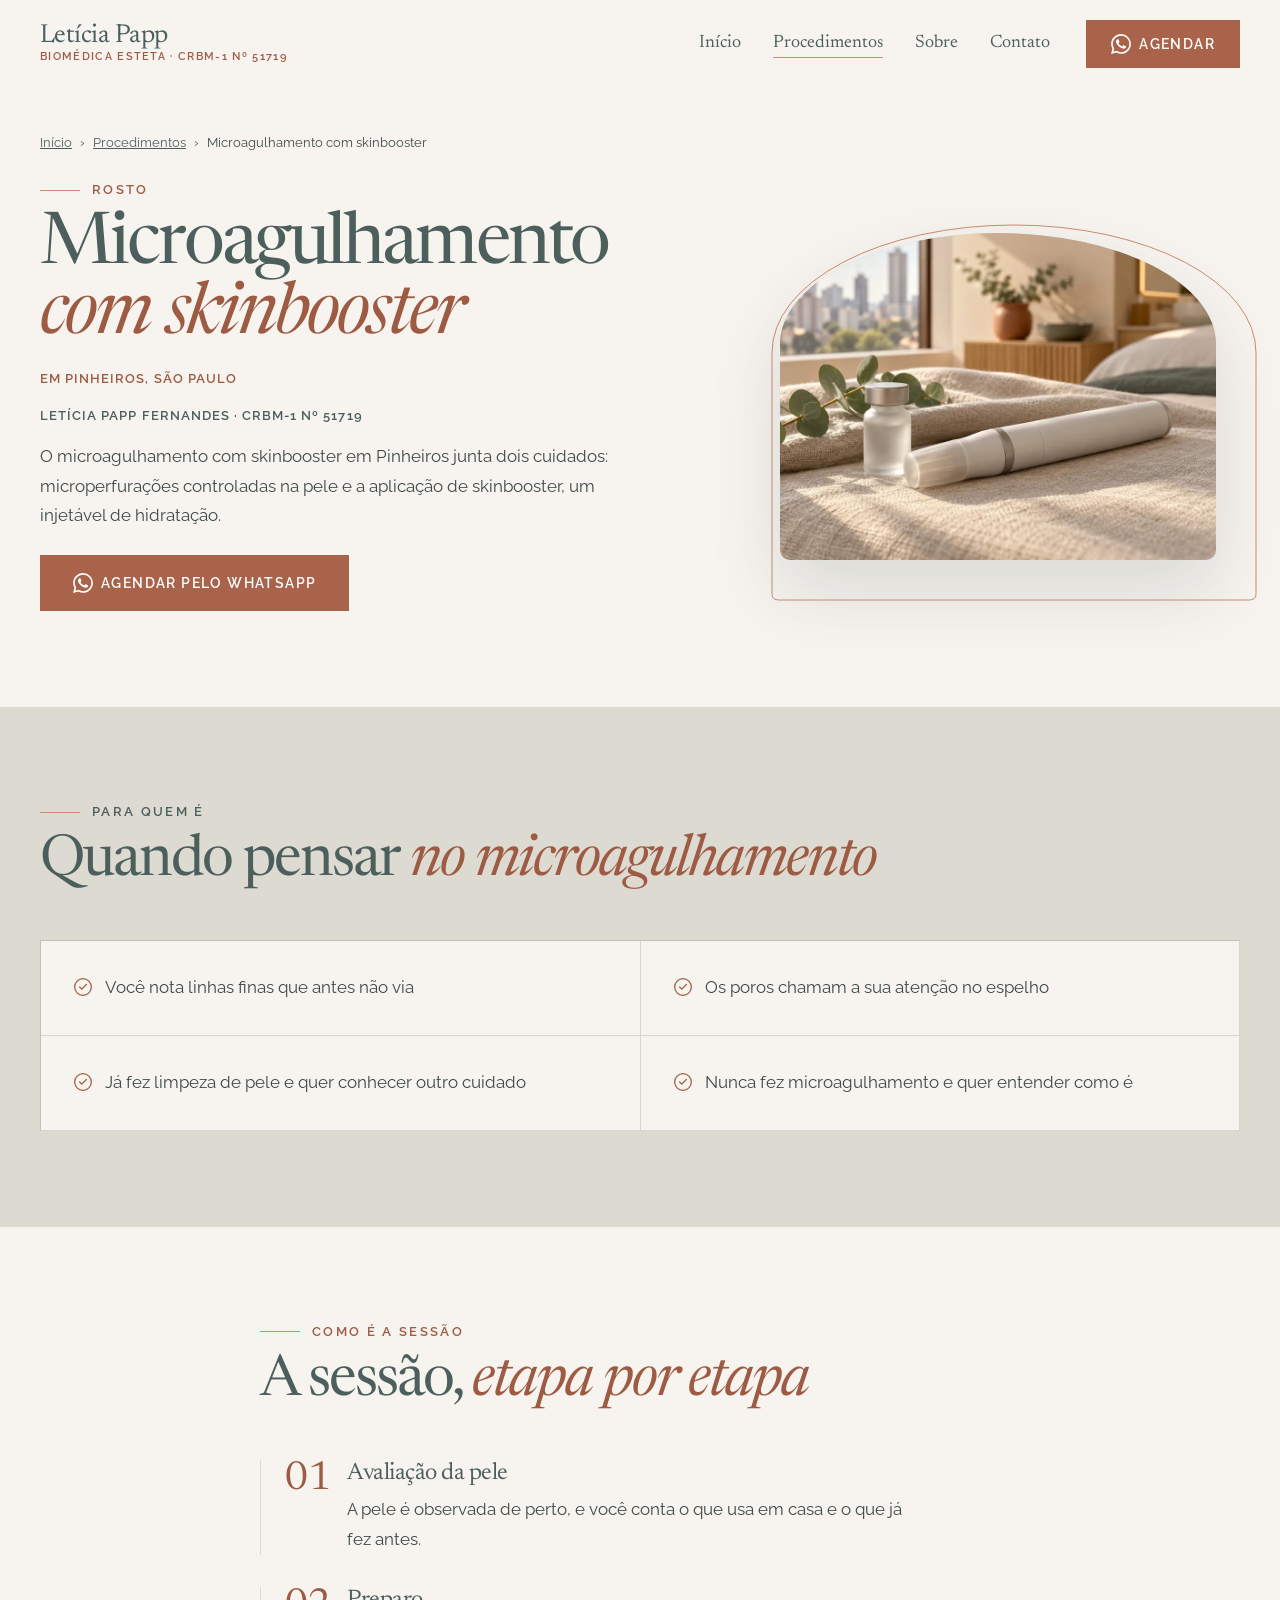
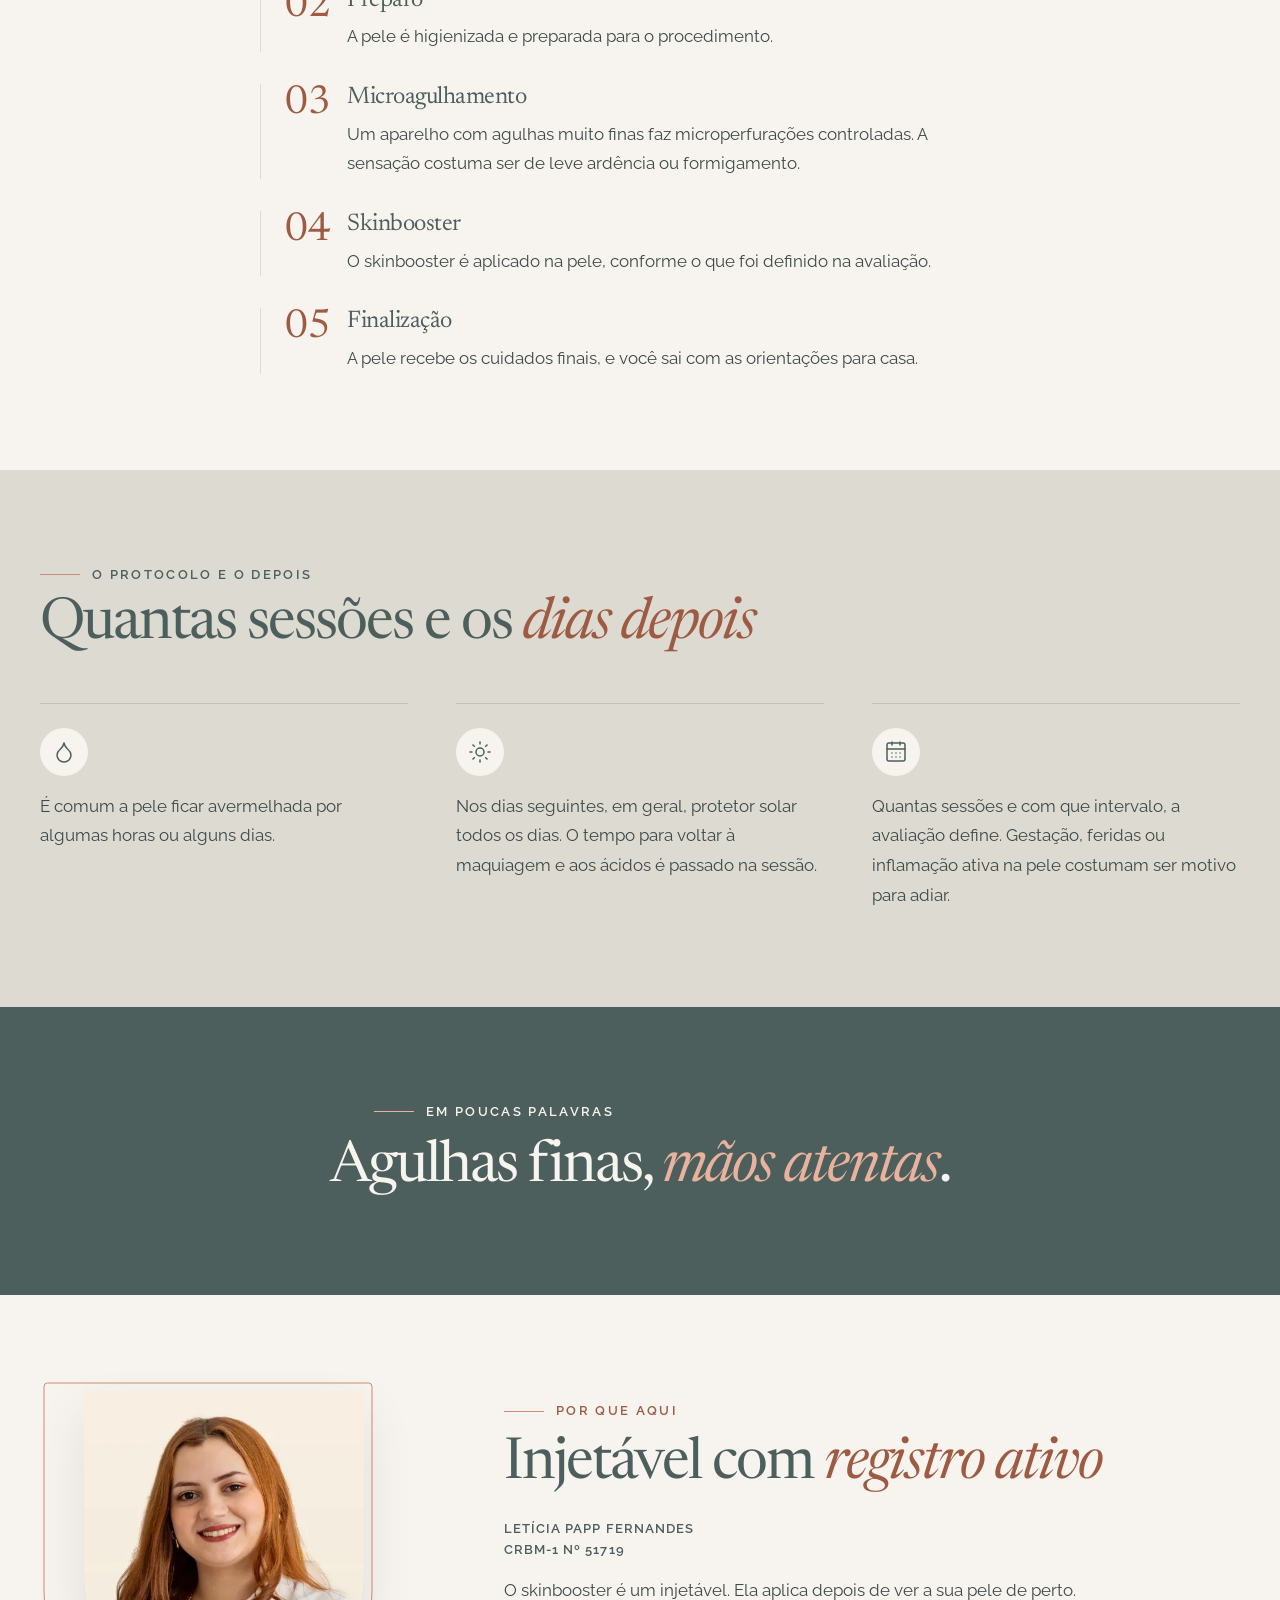
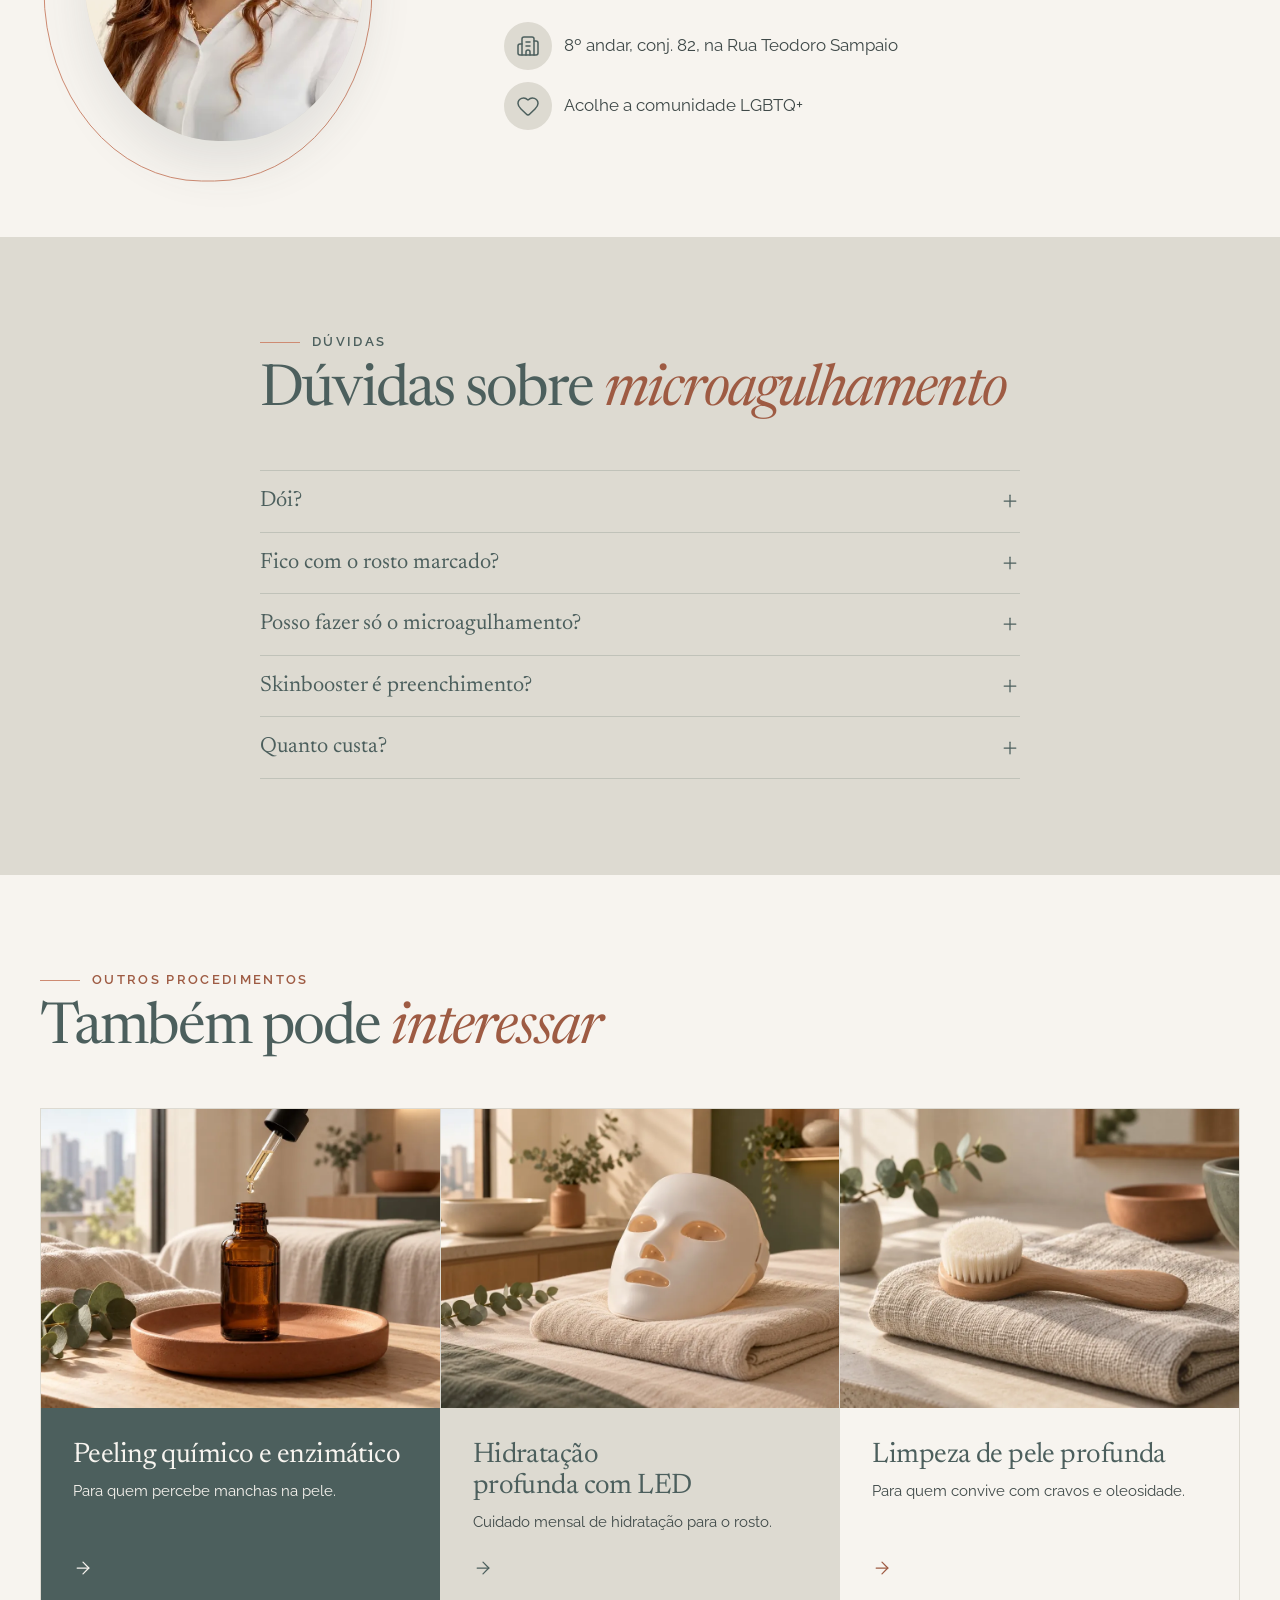
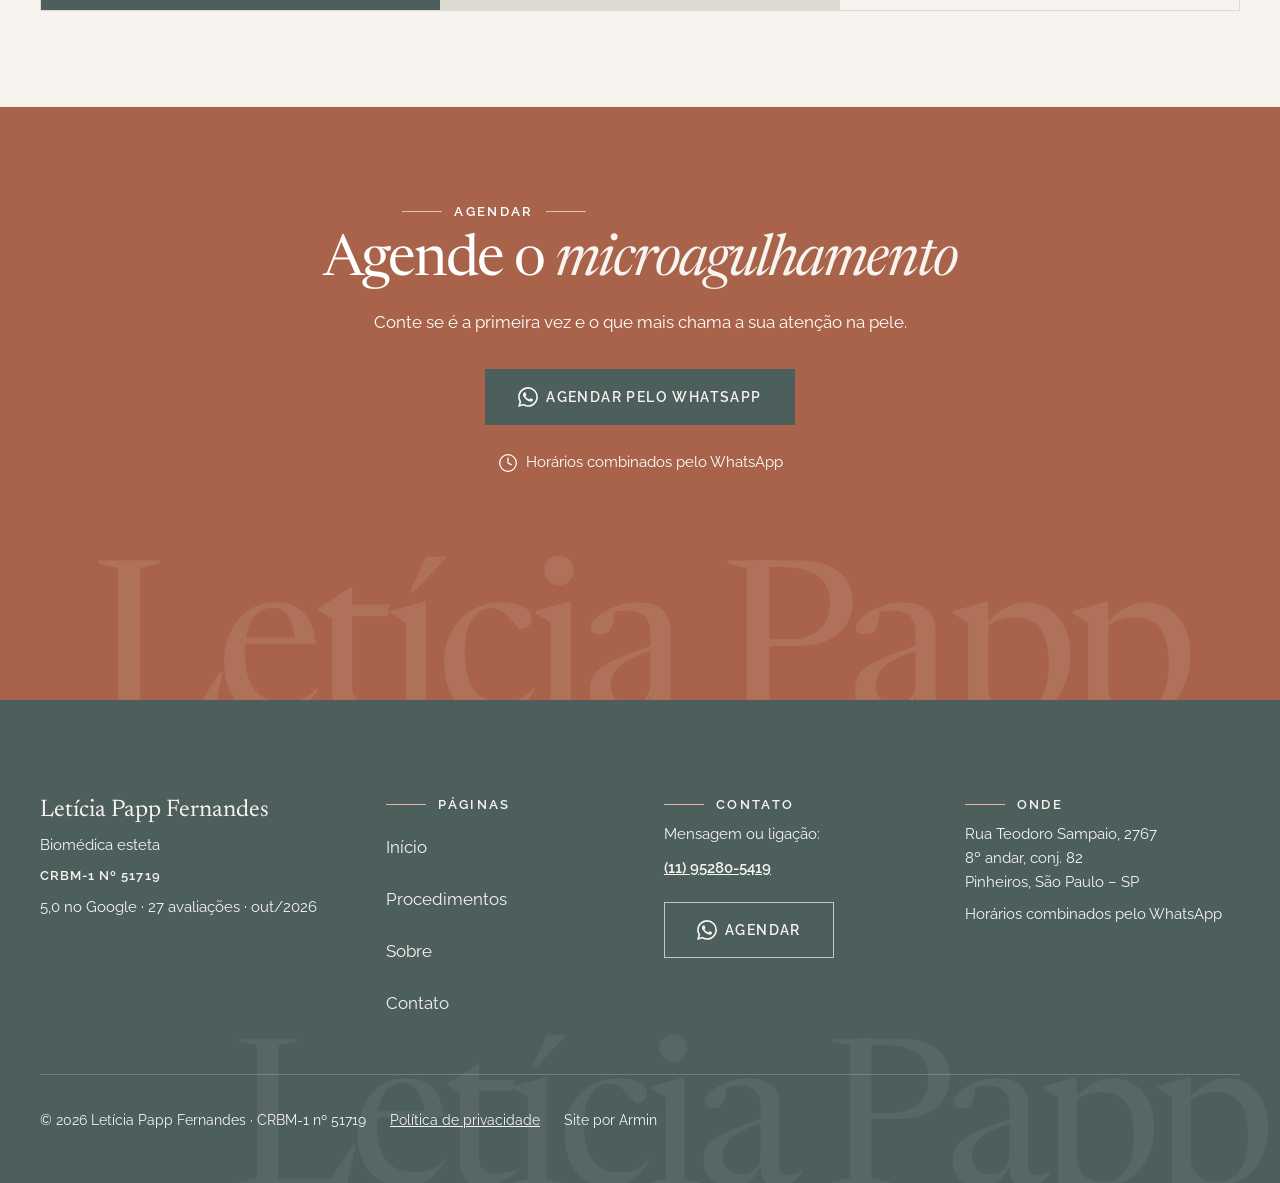
<file: procedimentos-microagulhamento.html>
<!DOCTYPE html>
<!-- GERADO por _src/build.py a partir de _src/dados.py e _src/partes/. NÃO EDITE ESTE ARQUIVO: edite os dados e rode python3 _src/build.py -->
<html lang="pt-BR">
<head>
<meta charset="UTF-8">
<meta name="viewport" content="width=device-width, initial-scale=1">
<!-- PRÉ-VENDA: não remover até o Armin fechar a venda -->
<meta name="robots" content="noindex, nofollow">
<title>Microagulhamento com skinbooster, Pinheiros · Letícia Papp</title>
<meta name="description" content="Microagulhamento com skinbooster em Pinheiros, São Paulo: o que é, como é a sessão e os cuidados depois. Agende a avaliação pelo WhatsApp.">
<meta property="og:title" content="Microagulhamento com skinbooster, Pinheiros · Letícia Papp">
<meta property="og:description" content="Microagulhamento com skinbooster em Pinheiros, São Paulo: o que é, como é a sessão e os cuidados depois. Agende a avaliação pelo WhatsApp.">
<meta property="og:type" content="website">
<meta property="og:locale" content="pt_BR">
<meta property="og:image" content="https://infomediamethods-sys.github.io/leticia-papp-biomedica/assets/img/og-microagulhamento.jpg">
<meta name="theme-color" content="#F7F4EF">
<link rel="icon" href="data:image/svg+xml,%3Csvg%20xmlns%3D%22http%3A//www.w3.org/2000/svg%22%20viewBox%3D%220%200%2064%2064%22%3E%3Crect%20width%3D%2264%22%20height%3D%2264%22%20rx%3D%2214%22%20fill%3D%22%234C5F5D%22/%3E%3Ctext%20x%3D%2232%22%20y%3D%2242%22%20text-anchor%3D%22middle%22%20font-family%3D%22Newsreader%2CGeorgia%2Cserif%22%20font-size%3D%2227%22%20fill%3D%22%23F7F4EF%22%3ELP%3C/text%3E%3C/svg%3E">
<script>document.documentElement.classList.add('js')</script>
<link rel="preconnect" href="https://fonts.googleapis.com">
<link rel="preconnect" href="https://fonts.gstatic.com" crossorigin>
<link href="https://fonts.googleapis.com/css2?family=Newsreader:ital,opsz,wght@0,6..72,400;1,6..72,400&amp;family=Raleway:wght@400;600&amp;display=swap" rel="stylesheet">
<link rel="preload" as="image" type="image/webp" media="(max-width: 899px)" imagesrcset="assets/img/porta-microagulhamento-480.webp 480w, assets/img/porta-microagulhamento-960.webp 960w" imagesizes="100vw">
<link rel="preload" as="image" type="image/webp" media="(min-width: 900px)" imagesrcset="assets/img/porta-microagulhamento-960.webp 960w, assets/img/porta-microagulhamento-1600.webp 1600w" imagesizes="(min-width: 900px) 480px, 100vw">
<link rel="stylesheet" href="assets/css/base.css">
<link rel="stylesheet" href="assets/css/style.css">
<script type="application/ld+json">{"@context": "https://schema.org", "@type": "FAQPage", "mainEntity": [{"@type": "Question", "name": "Dói?", "acceptedAnswer": {"@type": "Answer", "text": "A sensação muda de pessoa para pessoa. Se você é sensível, conte antes de começar."}}, {"@type": "Question", "name": "Fico com o rosto marcado?", "acceptedAnswer": {"@type": "Answer", "text": "A vermelhidão é comum nas primeiras horas. Se tiver compromisso logo depois, vale escolher outro dia."}}, {"@type": "Question", "name": "Posso fazer só o microagulhamento?", "acceptedAnswer": {"@type": "Answer", "text": "No consultório, os dois aparecem juntos. Se você quiser só um deles, pergunte na avaliação."}}, {"@type": "Question", "name": "Skinbooster é preenchimento?", "acceptedAnswer": {"@type": "Answer", "text": "Não. O skinbooster é voltado à hidratação da pele, sem a proposta de dar volume. A diferença é explicada na avaliação."}}, {"@type": "Question", "name": "Quanto custa?", "acceptedAnswer": {"@type": "Answer", "text": "O valor depende do protocolo. A avaliação é o momento de explicar o que faz sentido para a sua pele e o investimento."}}]}</script>
<script type="application/ld+json">{"@context": "https://schema.org", "@type": "BreadcrumbList", "itemListElement": [{"@type": "ListItem", "position": 1, "name": "Início", "item": "https://infomediamethods-sys.github.io/leticia-papp-biomedica/"}, {"@type": "ListItem", "position": 2, "name": "Procedimentos", "item": "https://infomediamethods-sys.github.io/leticia-papp-biomedica/procedimentos.html"}, {"@type": "ListItem", "position": 3, "name": "Microagulhamento com skinbooster"}]}</script>

</head>
<body class="pagina-interna">
<a class="pular-conteudo" href="#conteudo">Pular para o conteúdo</a>
<header data-header class="cabecalho">
  <div class="container cabecalho__linha">
    <a class="marca" href="index.html"><span class="marca__nome">Letícia Papp</span><span class="marca__sub"><span class="nowrap">Biomédica esteta</span><span class="sep" aria-hidden="true"> · </span><span class="nowrap">CRBM&#8209;1 nº 51719</span></span></a>
    <nav class="cabecalho__nav" aria-label="Páginas"><a href="index.html">Início</a><a href="procedimentos.html" aria-current="page">Procedimentos</a><a href="sobre.html">Sobre</a><a href="contato.html">Contato</a></nav>
    <a class="botao botao--primario cabecalho__botao" href="https://wa.me/5511952805419?text=Ol%C3%A1%21%20Vim%20pelo%20site%20e%20quero%20agendar%20uma%20avalia%C3%A7%C3%A3o." target="_blank" rel="noopener" data-origem="cabecalho" aria-label="Agendar pelo WhatsApp com Letícia Papp"><svg class="icone icone--linha icone--marca" width="20" height="20" fill="currentColor" aria-hidden="true" focusable="false" role="img" viewBox="0 0 24 24" xmlns="http://www.w3.org/2000/svg"><path d="M17.472 14.382c-.297-.149-1.758-.867-2.03-.967-.273-.099-.471-.148-.67.15-.197.297-.767.966-.94 1.164-.173.199-.347.223-.644.075-.297-.15-1.255-.463-2.39-1.475-.883-.788-1.48-1.761-1.653-2.059-.173-.297-.018-.458.13-.606.134-.133.298-.347.446-.52.149-.174.198-.298.298-.497.099-.198.05-.371-.025-.52-.075-.149-.669-1.612-.916-2.207-.242-.579-.487-.5-.669-.51-.173-.008-.371-.01-.57-.01-.198 0-.52.074-.792.372-.272.297-1.04 1.016-1.04 2.479 0 1.462 1.065 2.875 1.213 3.074.149.198 2.096 3.2 5.077 4.487.709.306 1.262.489 1.694.625.712.227 1.36.195 1.871.118.571-.085 1.758-.719 2.006-1.413.248-.694.248-1.289.173-1.413-.074-.124-.272-.198-.57-.347m-5.421 7.403h-.004a9.87 9.87 0 01-5.031-1.378l-.361-.214-3.741.982.998-3.648-.235-.374a9.86 9.86 0 01-1.51-5.26c.001-5.45 4.436-9.884 9.888-9.884 2.64 0 5.122 1.03 6.988 2.898a9.825 9.825 0 012.893 6.994c-.003 5.45-4.437 9.884-9.885 9.884m8.413-18.297A11.815 11.815 0 0012.05 0C5.495 0 .16 5.335.157 11.892c0 2.096.547 4.142 1.588 5.945L.057 24l6.305-1.654a11.882 11.882 0 005.683 1.448h.005c6.554 0 11.89-5.335 11.893-11.893a11.821 11.821 0 00-3.48-8.413Z"/></svg><span>Agendar</span></a>
  </div>
</header>

<main id="conteudo">
<section class="heroi heroi--procedimento" data-heroi><div class="container"><nav class="trilha entra" aria-label="Você está em"><a href="index.html">Início</a><span aria-hidden="true">›</span><a href="procedimentos.html">Procedimentos</a><span aria-hidden="true">›</span><span aria-current="page">Microagulhamento com skinbooster</span></nav><div class="heroi__grade"><div class="heroi__texto"><p class="rotulo entra" style="--atraso:.05s">Rosto</p><h1 class="entra" style="--atraso:.12s">Microagulhamento <em>com skinbooster</em></h1><p class="heroi__apoio heroi__apoio--local entra" style="--atraso:.2s">Em Pinheiros, São Paulo</p><p class="heroi__registro entra" style="--atraso:.28s"><span class="nowrap">Letícia Papp Fernandes</span><span class="sep" aria-hidden="true"> · </span><span class="nowrap">CRBM&#8209;1 nº 51719</span></p><div class="heroi__oque entra" style="--atraso:.36s"><p>O microagulhamento com skinbooster em Pinheiros junta dois cuidados: microperfurações controladas na pele e a aplicação de skinbooster, um injetável de hidratação.</p></div><div class="heroi__acoes entra" style="--atraso:.45s"><a class="botao botao--primario" href="https://wa.me/5511952805419?text=Ol%C3%A1%21%20Vi%20a%20p%C3%A1gina%20de%20Microagulhamento%20com%20skinbooster%20no%20site%20e%20quero%20agendar." target="_blank" rel="noopener" data-origem="microagulhamento"><svg class="icone icone--linha icone--marca" width="20" height="20" fill="currentColor" aria-hidden="true" focusable="false" role="img" viewBox="0 0 24 24" xmlns="http://www.w3.org/2000/svg"><path d="M17.472 14.382c-.297-.149-1.758-.867-2.03-.967-.273-.099-.471-.148-.67.15-.197.297-.767.966-.94 1.164-.173.199-.347.223-.644.075-.297-.15-1.255-.463-2.39-1.475-.883-.788-1.48-1.761-1.653-2.059-.173-.297-.018-.458.13-.606.134-.133.298-.347.446-.52.149-.174.198-.298.298-.497.099-.198.05-.371-.025-.52-.075-.149-.669-1.612-.916-2.207-.242-.579-.487-.5-.669-.51-.173-.008-.371-.01-.57-.01-.198 0-.52.074-.792.372-.272.297-1.04 1.016-1.04 2.479 0 1.462 1.065 2.875 1.213 3.074.149.198 2.096 3.2 5.077 4.487.709.306 1.262.489 1.694.625.712.227 1.36.195 1.871.118.571-.085 1.758-.719 2.006-1.413.248-.694.248-1.289.173-1.413-.074-.124-.272-.198-.57-.347m-5.421 7.403h-.004a9.87 9.87 0 01-5.031-1.378l-.361-.214-3.741.982.998-3.648-.235-.374a9.86 9.86 0 01-1.51-5.26c.001-5.45 4.436-9.884 9.888-9.884 2.64 0 5.122 1.03 6.988 2.898a9.825 9.825 0 012.893 6.994c-.003 5.45-4.437 9.884-9.885 9.884m8.413-18.297A11.815 11.815 0 0012.05 0C5.495 0 .16 5.335.157 11.892c0 2.096.547 4.142 1.588 5.945L.057 24l6.305-1.654a11.882 11.882 0 005.683 1.448h.005c6.554 0 11.89-5.335 11.893-11.893a11.821 11.821 0 00-3.48-8.413Z"/></svg><span>Agendar pelo WhatsApp</span></a></div></div><div class="arco arco--arco arco--card heroi__arco"><svg class="arco__moldura" viewBox="0 0 100 100" preserveAspectRatio="none" aria-hidden="true" focusable="false"><path d="M0,34 A50,34 0 0 1 100,34 L100,98.5 Q100,100 98.5,100 L1.5,100 Q0,100 0,98.5 Z" vector-effect="non-scaling-stroke"/></svg><div class="arco__foto"><picture><source type="image/webp" media="(max-width: 899px)" srcset="assets/img/porta-microagulhamento-480.webp 480w, assets/img/porta-microagulhamento-960.webp 960w" sizes="100vw"><source type="image/webp" srcset="assets/img/porta-microagulhamento-960.webp 960w, assets/img/porta-microagulhamento-1600.webp 1600w" sizes="(min-width: 900px) 480px, 100vw"><img src="assets/img/porta-microagulhamento-960.jpg" width="960" height="720" alt="Microagulhamento com skinbooster em Pinheiros: caneta de microagulhamento tampada sobre linho, ao lado de um frasco fosco" decoding="async" fetchpriority="high"></picture></div></div></div></div></section>
<section class="secao secao--claro-2" id="para-quem"><div class="container"><div class="cabeca revelar"><p class="rotulo">Para quem é</p><h2>Quando pensar <em>no microagulhamento</em></h2></div><ul class="situacoes revelar" role="list"><li><svg aria-hidden="true" focusable="false" class="icone icone--linha icone--circle-check" xmlns="http://www.w3.org/2000/svg" width="20" height="20" viewBox="0 0 24 24" fill="none" stroke="currentColor" stroke-width="1.5" stroke-linecap="round" stroke-linejoin="round" ><circle cx="12" cy="12" r="10" /><path d="m16 9-5.5 5.5L8 12" /></svg><span>Você nota linhas finas que antes não via</span></li><li><svg aria-hidden="true" focusable="false" class="icone icone--linha icone--circle-check" xmlns="http://www.w3.org/2000/svg" width="20" height="20" viewBox="0 0 24 24" fill="none" stroke="currentColor" stroke-width="1.5" stroke-linecap="round" stroke-linejoin="round" ><circle cx="12" cy="12" r="10" /><path d="m16 9-5.5 5.5L8 12" /></svg><span>Os poros chamam a sua atenção no espelho</span></li><li><svg aria-hidden="true" focusable="false" class="icone icone--linha icone--circle-check" xmlns="http://www.w3.org/2000/svg" width="20" height="20" viewBox="0 0 24 24" fill="none" stroke="currentColor" stroke-width="1.5" stroke-linecap="round" stroke-linejoin="round" ><circle cx="12" cy="12" r="10" /><path d="m16 9-5.5 5.5L8 12" /></svg><span>Já fez limpeza de pele e quer conhecer outro cuidado</span></li><li><svg aria-hidden="true" focusable="false" class="icone icone--linha icone--circle-check" xmlns="http://www.w3.org/2000/svg" width="20" height="20" viewBox="0 0 24 24" fill="none" stroke="currentColor" stroke-width="1.5" stroke-linecap="round" stroke-linejoin="round" ><circle cx="12" cy="12" r="10" /><path d="m16 9-5.5 5.5L8 12" /></svg><span>Nunca fez microagulhamento e quer entender como é</span></li></ul></div></section>
<section class="secao como" id="como-funciona"><div class="container--estreito"><div class="cabeca revelar"><p class="rotulo">Como é a sessão</p><h2>A sessão, <em class="em--longo">etapa por etapa</em></h2></div><ol class="passos passos--claro" role="list"><li class="passo revelar" data-passo="1" style="--i:0"><span class="passo__numero">01</span><div><h3 class="passo__titulo">Avaliação da pele</h3><p>A pele é observada de perto, e você conta o que usa em casa e o que já fez antes.</p></div></li><li class="passo revelar" data-passo="2" style="--i:1"><span class="passo__numero">02</span><div><h3 class="passo__titulo">Preparo</h3><p>A pele é higienizada e preparada para o procedimento.</p></div></li><li class="passo revelar" data-passo="3" style="--i:2"><span class="passo__numero">03</span><div><h3 class="passo__titulo">Microagulhamento</h3><p>Um aparelho com agulhas muito finas faz microperfurações controladas. A sensação costuma ser de leve ardência ou formigamento.</p></div></li><li class="passo revelar" data-passo="4" style="--i:3"><span class="passo__numero">04</span><div><h3 class="passo__titulo">Skinbooster</h3><p>O skinbooster é aplicado na pele, conforme o que foi definido na avaliação.</p></div></li><li class="passo revelar" data-passo="5" style="--i:4"><span class="passo__numero">05</span><div><h3 class="passo__titulo">Finalização</h3><p>A pele recebe os cuidados finais, e você sai com as orientações para casa.</p></div></li></ol></div></section>
<section class="secao secao--claro-2 depois" id="depois"><div class="container"><div class="cabeca revelar"><p class="rotulo">O protocolo e o depois</p><h2>Quantas sessões e os <em>dias depois</em></h2></div><div class="revelar"><ul class="lista lista--depois" role="list"><li><span class="icone-circulo"><svg aria-hidden="true" focusable="false" class="icone icone--droplet" xmlns="http://www.w3.org/2000/svg" width="24" height="24" viewBox="0 0 24 24" fill="none" stroke="currentColor" stroke-width="1.5" stroke-linecap="round" stroke-linejoin="round" ><path d="M12 22a7 7 0 0 0 7-7c0-2-1-3.9-3-5.5s-3.5-4-4-6.5c-.5 2.5-2 4.9-4 6.5C6 11.1 5 13 5 15a7 7 0 0 0 7 7z" /></svg></span><span>É comum a pele ficar avermelhada por algumas horas ou alguns dias.</span></li><li><span class="icone-circulo"><svg aria-hidden="true" focusable="false" class="icone icone--sun" xmlns="http://www.w3.org/2000/svg" width="24" height="24" viewBox="0 0 24 24" fill="none" stroke="currentColor" stroke-width="1.5" stroke-linecap="round" stroke-linejoin="round" ><circle cx="12" cy="12" r="4" /><path d="M12 2v2" /><path d="M12 20v2" /><path d="m4.93 4.93 1.41 1.41" /><path d="m17.66 17.66 1.41 1.41" /><path d="M2 12h2" /><path d="M20 12h2" /><path d="m6.34 17.66-1.41 1.41" /><path d="m19.07 4.93-1.41 1.41" /></svg></span><span>Nos dias seguintes, em geral, protetor solar todos os dias. O tempo para voltar à maquiagem e aos ácidos é passado na sessão.</span></li><li><span class="icone-circulo"><svg aria-hidden="true" focusable="false" class="icone icone--calendar-days" xmlns="http://www.w3.org/2000/svg" width="24" height="24" viewBox="0 0 24 24" fill="none" stroke="currentColor" stroke-width="1.5" stroke-linecap="round" stroke-linejoin="round" ><path d="M8 2v3" /><path d="M16 2v3" /><rect x="3" y="3" width="18" height="18" rx="2" /><path d="M3 9h18" /><path d="M8 13h.01" /><path d="M12 13h.01" /><path d="M16 13h.01" /><path d="M8 17h.01" /><path d="M12 17h.01" /><path d="M16 17h.01" /></svg></span><span>Quantas sessões e com que intervalo, a avaliação define. Gestação, feridas ou inflamação ativa na pele costumam ser motivo para adiar.</span></li></ul></div></div></section>
<section class="secao secao--escuro frase"><div class="container--estreito revelar"><p class="rotulo">Em poucas palavras</p><h2 class="frase__texto">Agulhas finas, <em>mãos atentas</em>.</h2></div></section>
<section class="secao pessoa pessoa--curta" id="por-que-aqui"><div class="container pessoa__grade"><div class="pessoa__midia revelar"><div class="arco arco--invertido arco--retrato pessoa__arco arco--teto-280"><svg class="arco__moldura" viewBox="0 0 100 100" preserveAspectRatio="none" aria-hidden="true" focusable="false"><path d="M1,0 L99,0 Q100,0 100,1 L100,52 A48,48 0 0 1 52,100 L48,100 A48,48 0 0 1 0,52 L0,1 Q0,0 1,0 Z" vector-effect="non-scaling-stroke"/></svg><div class="arco__foto"><picture><source type="image/webp" media="(max-width: 899px)" srcset="assets/img/profissional-480.webp 420w" sizes="100vw"><source type="image/webp" srcset="assets/img/profissional-480.webp 420w" sizes="(min-width: 900px) 280px, 100vw"><img src="assets/img/profissional-960.jpg" width="960" height="1200" alt="Letícia Papp Fernandes, biomédica esteta" decoding="async" ></picture></div></div></div><div class="pessoa__texto"><div class="cabeca revelar"><p class="rotulo">Por que aqui</p><h2>Injetável com <em>registro ativo</em></h2></div><div class="revelar"><p class="pessoa__registro">Letícia Papp Fernandes<br><span class="nowrap">CRBM&#8209;1 nº 51719</span></p><p>O skinbooster é um injetável. Ela aplica depois de ver a sua pele de perto.</p><ul class="lista lista--fatos" role="list"><li><span class="icone-circulo"><svg aria-hidden="true" focusable="false" class="icone icone--building-2" xmlns="http://www.w3.org/2000/svg" width="24" height="24" viewBox="0 0 24 24" fill="none" stroke="currentColor" stroke-width="1.5" stroke-linecap="round" stroke-linejoin="round" ><path d="M10 12h4" /><path d="M10 8h4" /><path d="M14 21v-3a2 2 0 0 0-4 0v3" /><path d="M6 10H4a2 2 0 0 0-2 2v7a2 2 0 0 0 2 2h16a2 2 0 0 0 2-2V9a2 2 0 0 0-2-2h-2" /><path d="M6 21V5a2 2 0 0 1 2-2h8a2 2 0 0 1 2 2v16" /></svg></span><span>8º andar, conj. 82, na Rua Teodoro Sampaio</span></li><li><span class="icone-circulo"><svg aria-hidden="true" focusable="false" class="icone icone--heart" xmlns="http://www.w3.org/2000/svg" width="24" height="24" viewBox="0 0 24 24" fill="none" stroke="currentColor" stroke-width="1.5" stroke-linecap="round" stroke-linejoin="round" ><path d="M2 9.5a5.5 5.5 0 0 1 9.591-3.676.56.56 0 0 0 .818 0A5.49 5.49 0 0 1 22 9.5c0 2.29-1.5 4-3 5.5l-5.492 5.313a2 2 0 0 1-3 .019L5 15c-1.5-1.5-3-3.2-3-5.5" /></svg></span><span>Acolhe a comunidade LGBTQ+</span></li></ul></div></div></div></section>
<section class="secao secao--claro-2 duvidas" id="duvidas"><div class="container--estreito"><div class="cabeca revelar"><p class="rotulo">Dúvidas</p><h2>Dúvidas sobre <em>microagulhamento</em></h2></div><div class="faq revelar" id="duvidas-lista"><details class="faq__item"><summary><span>Dói?</span><svg aria-hidden="true" focusable="false" class="icone icone--linha icone--plus" xmlns="http://www.w3.org/2000/svg" width="20" height="20" viewBox="0 0 24 24" fill="none" stroke="currentColor" stroke-width="1.5" stroke-linecap="round" stroke-linejoin="round" ><path d="M5 12h14" /><path d="M12 5v14" /></svg></summary><div class="faq__resposta"><p>A sensação muda de pessoa para pessoa. Se você é sensível, conte antes de começar.</p></div></details><details class="faq__item"><summary><span>Fico com o rosto marcado?</span><svg aria-hidden="true" focusable="false" class="icone icone--linha icone--plus" xmlns="http://www.w3.org/2000/svg" width="20" height="20" viewBox="0 0 24 24" fill="none" stroke="currentColor" stroke-width="1.5" stroke-linecap="round" stroke-linejoin="round" ><path d="M5 12h14" /><path d="M12 5v14" /></svg></summary><div class="faq__resposta"><p>A vermelhidão é comum nas primeiras horas. Se tiver compromisso logo depois, vale escolher outro dia.</p></div></details><details class="faq__item"><summary><span>Posso fazer só o microagulhamento?</span><svg aria-hidden="true" focusable="false" class="icone icone--linha icone--plus" xmlns="http://www.w3.org/2000/svg" width="20" height="20" viewBox="0 0 24 24" fill="none" stroke="currentColor" stroke-width="1.5" stroke-linecap="round" stroke-linejoin="round" ><path d="M5 12h14" /><path d="M12 5v14" /></svg></summary><div class="faq__resposta"><p>No consultório, os dois aparecem juntos. Se você quiser só um deles, pergunte na avaliação.</p></div></details><details class="faq__item"><summary><span>Skinbooster é preenchimento?</span><svg aria-hidden="true" focusable="false" class="icone icone--linha icone--plus" xmlns="http://www.w3.org/2000/svg" width="20" height="20" viewBox="0 0 24 24" fill="none" stroke="currentColor" stroke-width="1.5" stroke-linecap="round" stroke-linejoin="round" ><path d="M5 12h14" /><path d="M12 5v14" /></svg></summary><div class="faq__resposta"><p>Não. O skinbooster é voltado à hidratação da pele, sem a proposta de dar volume. A diferença é explicada na avaliação.</p></div></details><details class="faq__item"><summary><span>Quanto custa?</span><svg aria-hidden="true" focusable="false" class="icone icone--linha icone--plus" xmlns="http://www.w3.org/2000/svg" width="20" height="20" viewBox="0 0 24 24" fill="none" stroke="currentColor" stroke-width="1.5" stroke-linecap="round" stroke-linejoin="round" ><path d="M5 12h14" /><path d="M12 5v14" /></svg></summary><div class="faq__resposta"><p>O valor depende do protocolo. A avaliação é o momento de explicar o que faz sentido para a sua pele e o investimento.</p></div></details></div></div></section>
<section class="secao outros" id="outros"><div class="container"><div class="cabeca revelar"><p class="rotulo">Outros procedimentos</p><h2>Também pode <em>interessar</em></h2></div><ul class="grade grade--3 grade--colada grade--portas grade--outros" role="list"><li class="revelar"><a class="card card--link" href="procedimentos-peeling.html"><div class="midia proporcao-card card__midia"><picture><source type="image/webp" media="(max-width: 899px)" srcset="assets/img/porta-peeling-480.webp 480w, assets/img/porta-peeling-960.webp 960w" sizes="40vw"><source type="image/webp" srcset="assets/img/porta-peeling-960.webp 960w, assets/img/porta-peeling-1600.webp 1600w" sizes="(min-width: 900px) 400px, 40vw"><img src="assets/img/porta-peeling-960.jpg" width="960" height="720" alt="Frasco âmbar com conta-gotas sobre bandeja de cerâmica" decoding="async" ></picture></div><div class="card__corpo"><h3 class="card__titulo">Peeling químico e enzimático</h3><p class="card__texto">Para quem percebe manchas na pele.</p><span class="card__seta"><svg aria-hidden="true" focusable="false" class="icone icone--linha icone--arrow-right" xmlns="http://www.w3.org/2000/svg" width="20" height="20" viewBox="0 0 24 24" fill="none" stroke="currentColor" stroke-width="1.5" stroke-linecap="round" stroke-linejoin="round" ><path d="M5 12h14" /><path d="m12 5 7 7-7 7" /></svg></span></div></a></li><li class="revelar"><a class="card card--link" href="procedimentos-hidratacao-profunda.html"><div class="midia proporcao-card card__midia"><picture><source type="image/webp" media="(max-width: 899px)" srcset="assets/img/porta-hidratacao-profunda-480.webp 480w, assets/img/porta-hidratacao-profunda-960.webp 960w" sizes="40vw"><source type="image/webp" srcset="assets/img/porta-hidratacao-profunda-960.webp 960w, assets/img/porta-hidratacao-profunda-1600.webp 1600w" sizes="(min-width: 900px) 400px, 40vw"><img src="assets/img/porta-hidratacao-profunda-960.jpg" width="960" height="720" alt="Máscara facial de LED apoiada sobre toalha creme" decoding="async" loading="lazy"></picture></div><div class="card__corpo"><h3 class="card__titulo">Hidratação profunda com LED</h3><p class="card__texto">Cuidado mensal de hidratação para o rosto.</p><span class="card__seta"><svg aria-hidden="true" focusable="false" class="icone icone--linha icone--arrow-right" xmlns="http://www.w3.org/2000/svg" width="20" height="20" viewBox="0 0 24 24" fill="none" stroke="currentColor" stroke-width="1.5" stroke-linecap="round" stroke-linejoin="round" ><path d="M5 12h14" /><path d="m12 5 7 7-7 7" /></svg></span></div></a></li><li class="revelar"><a class="card card--link" href="procedimentos-limpeza-de-pele.html"><div class="midia proporcao-card card__midia"><picture><source type="image/webp" media="(max-width: 899px)" srcset="assets/img/porta-limpeza-de-pele-480.webp 480w, assets/img/porta-limpeza-de-pele-960.webp 960w" sizes="40vw"><source type="image/webp" srcset="assets/img/porta-limpeza-de-pele-960.webp 960w, assets/img/porta-limpeza-de-pele-1600.webp 1600w" sizes="(min-width: 900px) 400px, 40vw"><img src="assets/img/porta-limpeza-de-pele-960.jpg" width="960" height="720" alt="Escova facial de cabo de madeira sobre toalha de linho" decoding="async" loading="lazy"></picture></div><div class="card__corpo"><h3 class="card__titulo">Limpeza de pele profunda</h3><p class="card__texto">Para quem convive com cravos e oleosidade.</p><span class="card__seta"><svg aria-hidden="true" focusable="false" class="icone icone--linha icone--arrow-right" xmlns="http://www.w3.org/2000/svg" width="20" height="20" viewBox="0 0 24 24" fill="none" stroke="currentColor" stroke-width="1.5" stroke-linecap="round" stroke-linejoin="round" ><path d="M5 12h14" /><path d="m12 5 7 7-7 7" /></svg></span></div></a></li></ul></div></section>
<section class="secao secao--terracota cta" id="contato"><div class="container--estreito cta__caixa revelar"><p class="rotulo rotulo--fios">Agendar</p><h2>Agende o <em>microagulhamento</em></h2><p class="cta__texto">Conte se é a primeira vez e o que mais chama a sua atenção na pele.</p><div class="cta__acoes"><a class="botao botao--primario" href="https://wa.me/5511952805419?text=Ol%C3%A1%21%20Vi%20a%20p%C3%A1gina%20de%20Microagulhamento%20com%20skinbooster%20no%20site%20e%20quero%20agendar." target="_blank" rel="noopener" data-origem="microagulhamento"><svg class="icone icone--linha icone--marca" width="20" height="20" fill="currentColor" aria-hidden="true" focusable="false" role="img" viewBox="0 0 24 24" xmlns="http://www.w3.org/2000/svg"><path d="M17.472 14.382c-.297-.149-1.758-.867-2.03-.967-.273-.099-.471-.148-.67.15-.197.297-.767.966-.94 1.164-.173.199-.347.223-.644.075-.297-.15-1.255-.463-2.39-1.475-.883-.788-1.48-1.761-1.653-2.059-.173-.297-.018-.458.13-.606.134-.133.298-.347.446-.52.149-.174.198-.298.298-.497.099-.198.05-.371-.025-.52-.075-.149-.669-1.612-.916-2.207-.242-.579-.487-.5-.669-.51-.173-.008-.371-.01-.57-.01-.198 0-.52.074-.792.372-.272.297-1.04 1.016-1.04 2.479 0 1.462 1.065 2.875 1.213 3.074.149.198 2.096 3.2 5.077 4.487.709.306 1.262.489 1.694.625.712.227 1.36.195 1.871.118.571-.085 1.758-.719 2.006-1.413.248-.694.248-1.289.173-1.413-.074-.124-.272-.198-.57-.347m-5.421 7.403h-.004a9.87 9.87 0 01-5.031-1.378l-.361-.214-3.741.982.998-3.648-.235-.374a9.86 9.86 0 01-1.51-5.26c.001-5.45 4.436-9.884 9.888-9.884 2.64 0 5.122 1.03 6.988 2.898a9.825 9.825 0 012.893 6.994c-.003 5.45-4.437 9.884-9.885 9.884m8.413-18.297A11.815 11.815 0 0012.05 0C5.495 0 .16 5.335.157 11.892c0 2.096.547 4.142 1.588 5.945L.057 24l6.305-1.654a11.882 11.882 0 005.683 1.448h.005c6.554 0 11.89-5.335 11.893-11.893a11.821 11.821 0 00-3.48-8.413Z"/></svg><span>Agendar pelo WhatsApp</span></a></div><ul class="cta__linhas" role="list"><li><svg aria-hidden="true" focusable="false" class="icone icone--linha icone--clock" xmlns="http://www.w3.org/2000/svg" width="20" height="20" viewBox="0 0 24 24" fill="none" stroke="currentColor" stroke-width="1.5" stroke-linecap="round" stroke-linejoin="round" ><circle cx="12" cy="12" r="10" /><path d="M12 6v6l4 2" /></svg><span><span class="nowrap">Horários combinados pelo WhatsApp</span></span></li></ul></div><p class="cta__marca" aria-hidden="true">Letícia Papp</p></section>
</main>
<footer class="rodape">
  <div class="container">
    <div class="rodape__grade">
      <div class="rodape__id">
        <p class="rodape__nome">Letícia Papp Fernandes</p>
        <p class="rodape__texto">Biomédica esteta</p>
        <p class="rodape__registro">CRBM&#8209;1 nº 51719</p>
        <p class="rodape__texto rodape__nota"><span class="nowrap">5,0 no Google</span><span class="sep" aria-hidden="true"> · </span><span class="nowrap">27 avaliações</span><span class="sep" aria-hidden="true"> · </span><span class="nowrap">out/2026</span></p>
      </div>
      <div><p class="rotulo rotulo--claro">Páginas</p><ul class="rodape__links" role="list"><li><a href="index.html">Início</a></li><li><a href="procedimentos.html">Procedimentos</a></li><li><a href="sobre.html">Sobre</a></li><li><a href="contato.html">Contato</a></li></ul></div>
      <div><p class="rotulo rotulo--claro">Contato</p><p class="rodape__texto">Mensagem ou ligação:<br><a class="rodape__tel" href="tel:+5511952805419">(11) 95280-5419</a></p><p class="rodape__acao"><a class="botao botao--contorno botao--claro" href="https://wa.me/5511952805419?text=Ol%C3%A1%21%20Vim%20pelo%20site%20e%20quero%20agendar%20uma%20avalia%C3%A7%C3%A3o." target="_blank" rel="noopener" data-origem="rodape"><svg class="icone icone--linha icone--marca" width="20" height="20" fill="currentColor" aria-hidden="true" focusable="false" role="img" viewBox="0 0 24 24" xmlns="http://www.w3.org/2000/svg"><path d="M17.472 14.382c-.297-.149-1.758-.867-2.03-.967-.273-.099-.471-.148-.67.15-.197.297-.767.966-.94 1.164-.173.199-.347.223-.644.075-.297-.15-1.255-.463-2.39-1.475-.883-.788-1.48-1.761-1.653-2.059-.173-.297-.018-.458.13-.606.134-.133.298-.347.446-.52.149-.174.198-.298.298-.497.099-.198.05-.371-.025-.52-.075-.149-.669-1.612-.916-2.207-.242-.579-.487-.5-.669-.51-.173-.008-.371-.01-.57-.01-.198 0-.52.074-.792.372-.272.297-1.04 1.016-1.04 2.479 0 1.462 1.065 2.875 1.213 3.074.149.198 2.096 3.2 5.077 4.487.709.306 1.262.489 1.694.625.712.227 1.36.195 1.871.118.571-.085 1.758-.719 2.006-1.413.248-.694.248-1.289.173-1.413-.074-.124-.272-.198-.57-.347m-5.421 7.403h-.004a9.87 9.87 0 01-5.031-1.378l-.361-.214-3.741.982.998-3.648-.235-.374a9.86 9.86 0 01-1.51-5.26c.001-5.45 4.436-9.884 9.888-9.884 2.64 0 5.122 1.03 6.988 2.898a9.825 9.825 0 012.893 6.994c-.003 5.45-4.437 9.884-9.885 9.884m8.413-18.297A11.815 11.815 0 0012.05 0C5.495 0 .16 5.335.157 11.892c0 2.096.547 4.142 1.588 5.945L.057 24l6.305-1.654a11.882 11.882 0 005.683 1.448h.005c6.554 0 11.89-5.335 11.893-11.893a11.821 11.821 0 00-3.48-8.413Z"/></svg><span>Agendar</span></a></p></div>
      <div><p class="rotulo rotulo--claro">Onde</p><address class="rodape__texto">Rua Teodoro Sampaio, 2767<br>8º andar, conj. 82<br>Pinheiros, São Paulo – SP</address><p class="rodape__texto">Horários combinados pelo WhatsApp</p></div>
    </div>
    <div class="rodape__base">
      <p><span class="nowrap">© 2026 Letícia Papp Fernandes</span><span class="sep" aria-hidden="true"> · </span><span class="nowrap">CRBM&#8209;1 nº 51719</span></p>
      <p><a href="politica-de-privacidade.html">Política de privacidade</a></p>
      <p>Site por Armin</p>
    </div>
  </div>
  <p class="rodape__marca" aria-hidden="true">Letícia Papp</p>
</footer>

<script src="assets/js/lenis.min.js" defer></script>
<script src="assets/js/main.js" defer></script>
<script src="assets/js/movimento.js" defer></script>
</body>
</html>
</file>
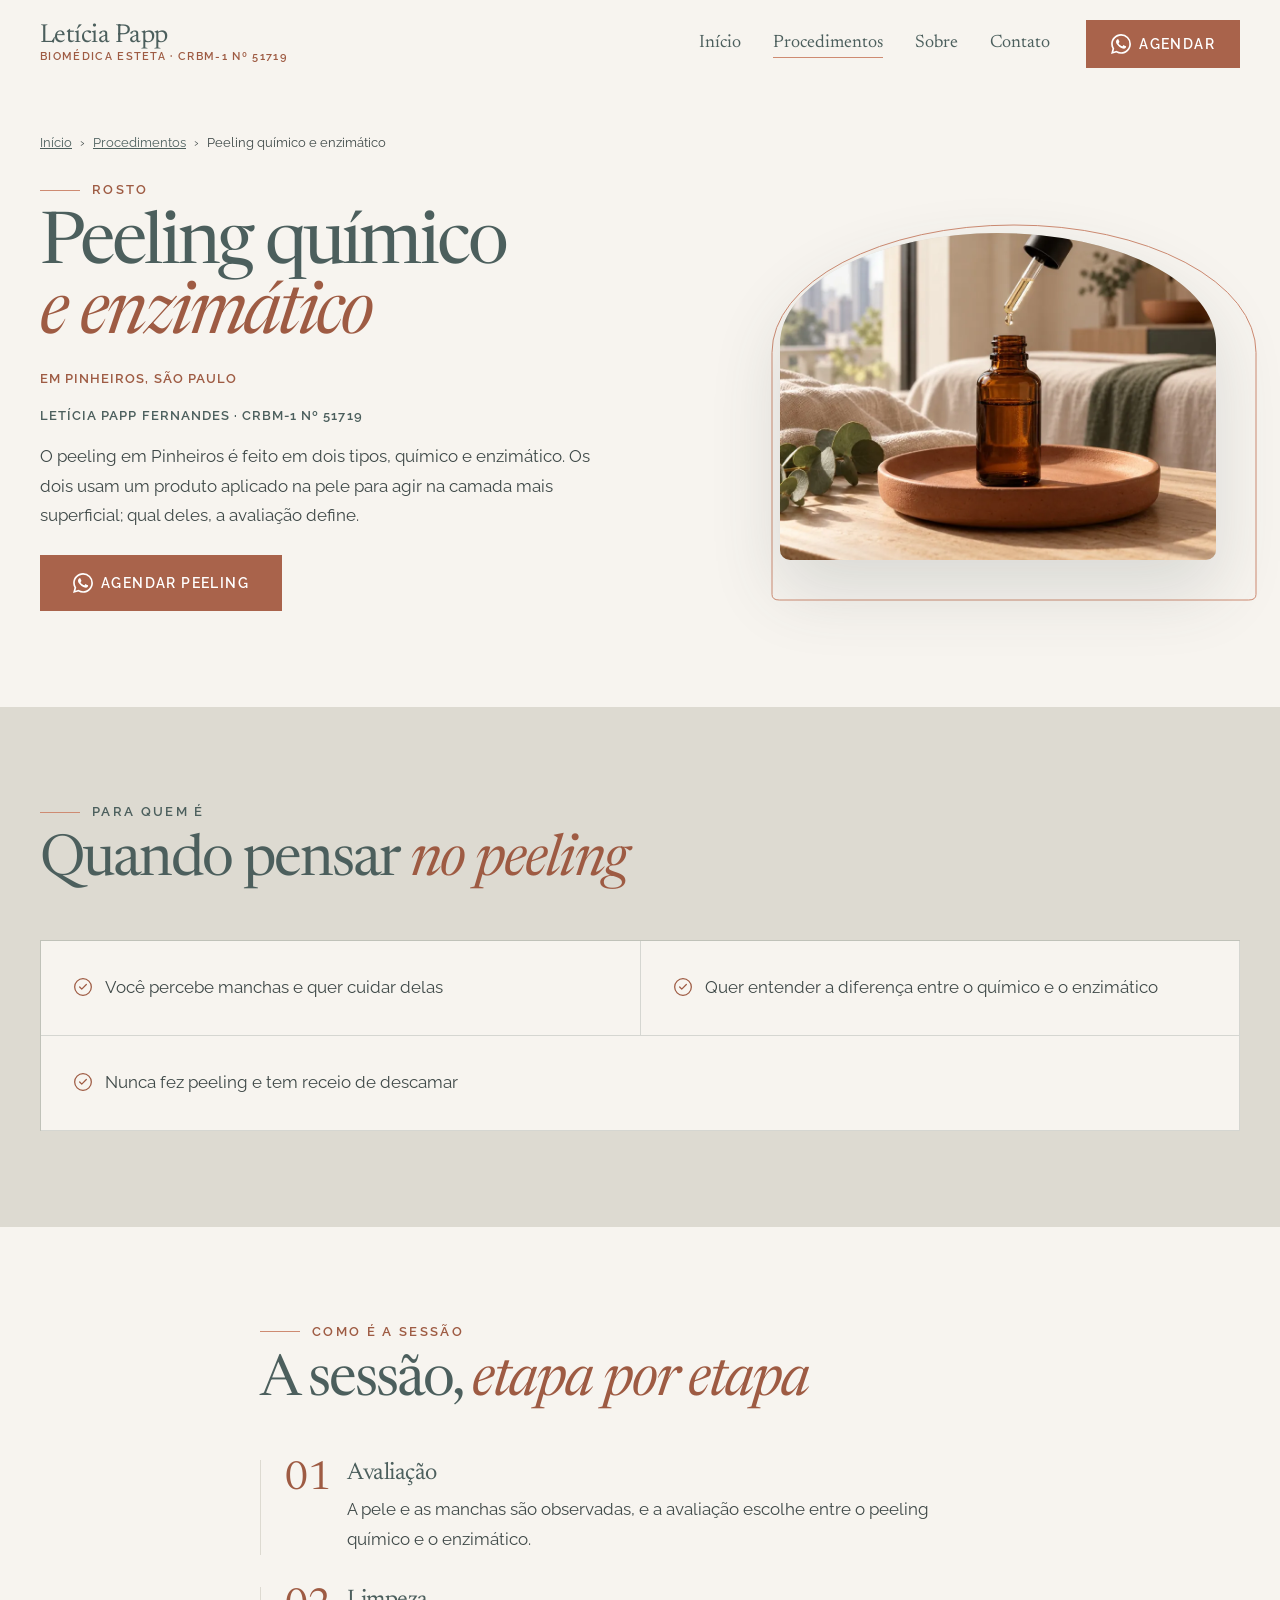
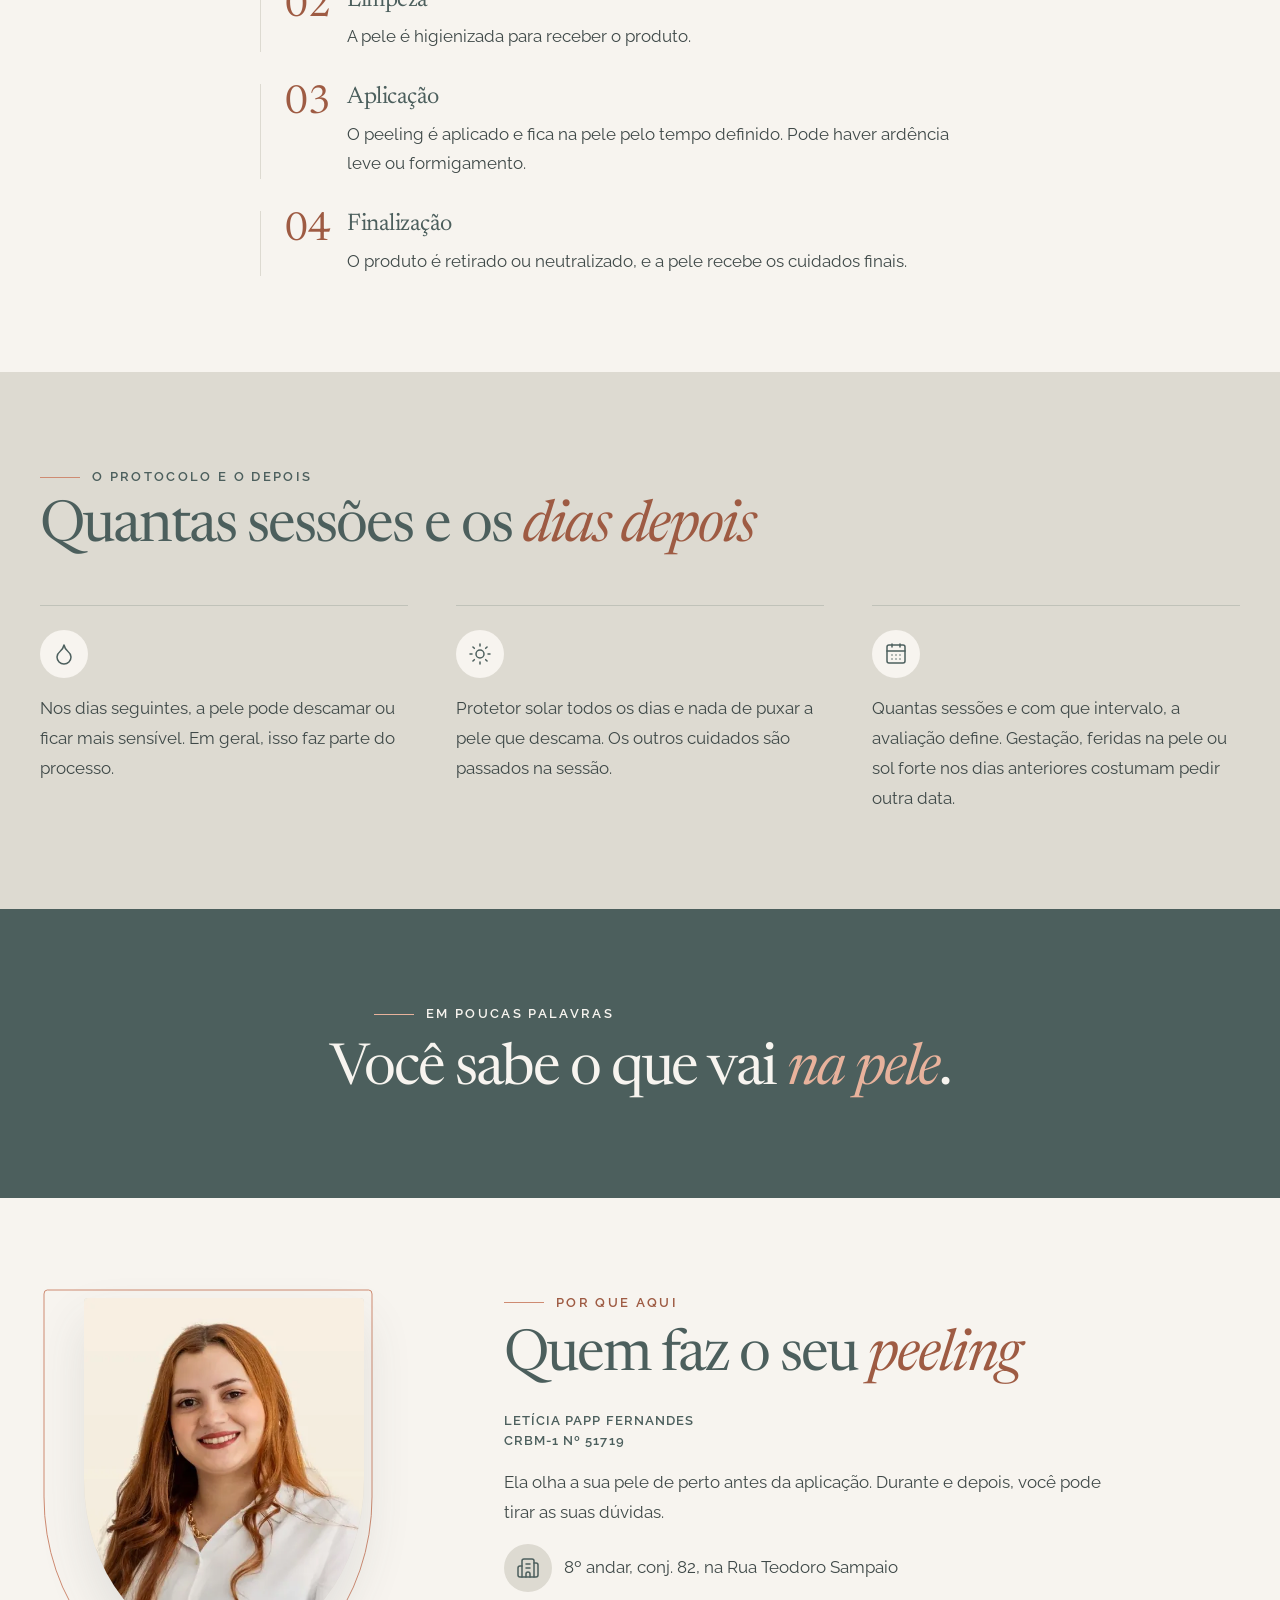
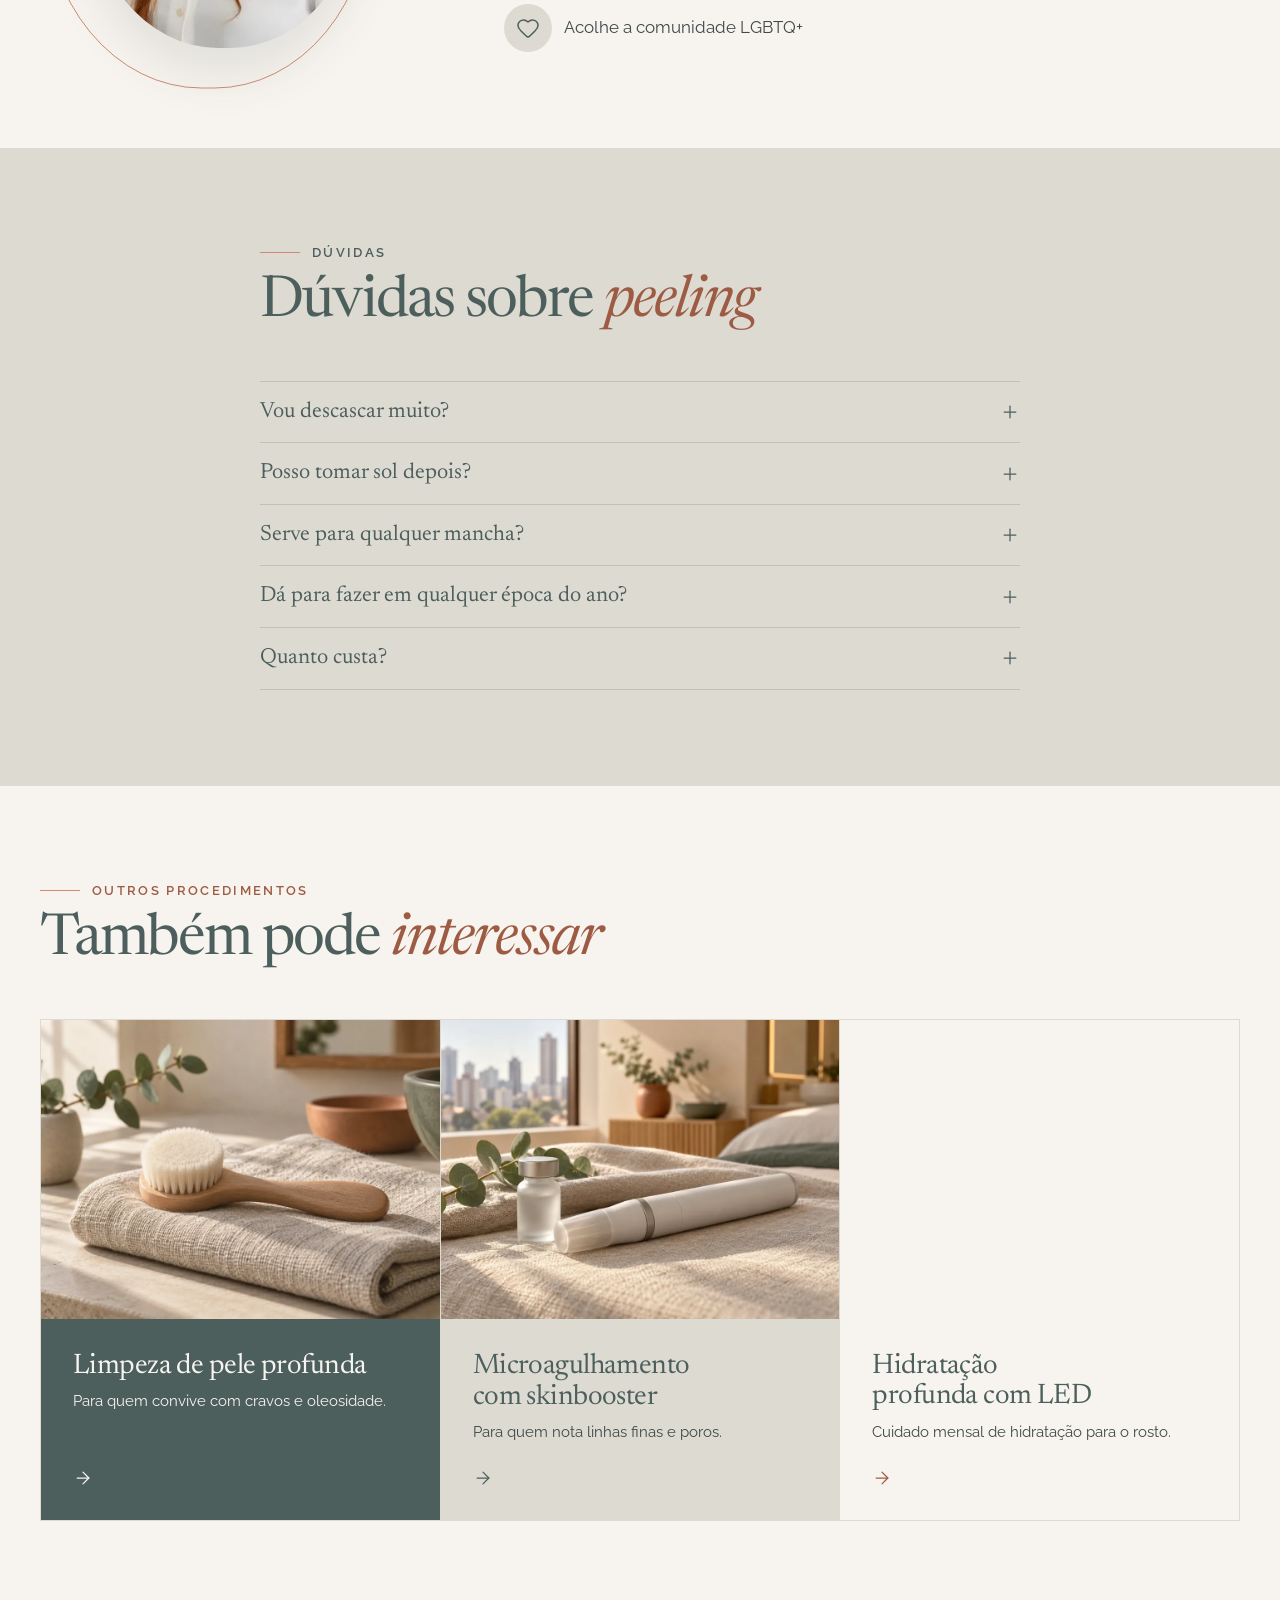
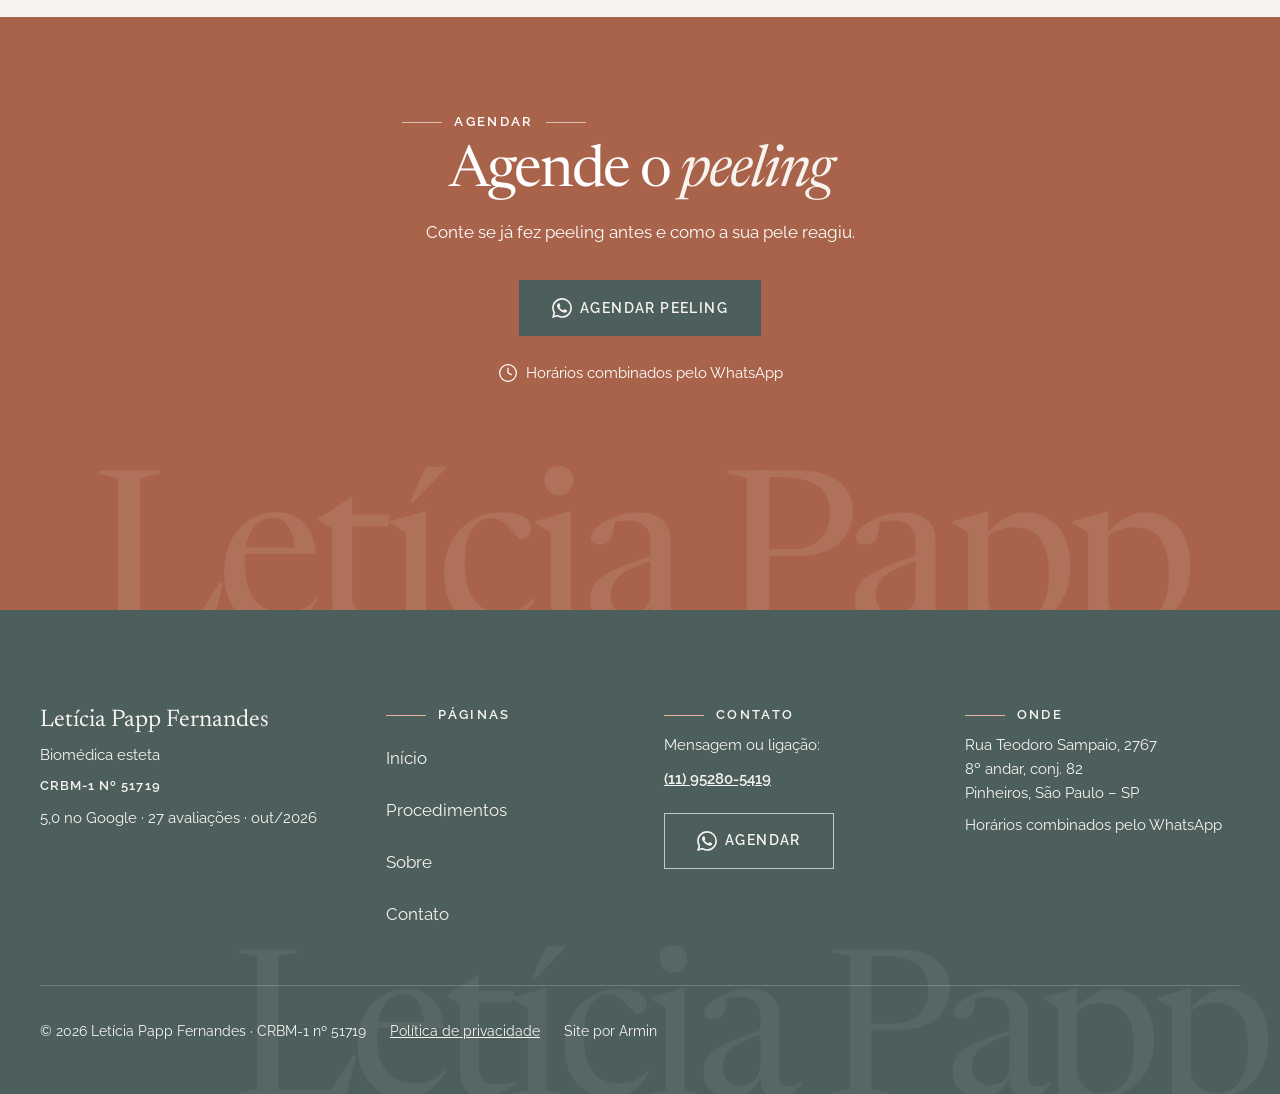
<file: procedimentos-peeling.html>
<!DOCTYPE html>
<!-- GERADO por _src/build.py a partir de _src/dados.py e _src/partes/. NÃO EDITE ESTE ARQUIVO: edite os dados e rode python3 _src/build.py -->
<html lang="pt-BR">
<head>
<meta charset="UTF-8">
<meta name="viewport" content="width=device-width, initial-scale=1">
<!-- PRÉ-VENDA: não remover até o Armin fechar a venda -->
<meta name="robots" content="noindex, nofollow">
<title>Peeling químico e enzimático em Pinheiros · Letícia Papp</title>
<meta name="description" content="Peeling químico e enzimático em Pinheiros, São Paulo: como é a sessão, a descamação e os cuidados com o sol. Agende pelo WhatsApp.">
<meta property="og:title" content="Peeling químico e enzimático em Pinheiros · Letícia Papp">
<meta property="og:description" content="Peeling químico e enzimático em Pinheiros, São Paulo: como é a sessão, a descamação e os cuidados com o sol. Agende pelo WhatsApp.">
<meta property="og:type" content="website">
<meta property="og:locale" content="pt_BR">
<meta property="og:image" content="https://infomediamethods-sys.github.io/leticia-papp-biomedica/assets/img/og-peeling.jpg">
<meta name="theme-color" content="#F7F4EF">
<link rel="icon" href="data:image/svg+xml,%3Csvg%20xmlns%3D%22http%3A//www.w3.org/2000/svg%22%20viewBox%3D%220%200%2064%2064%22%3E%3Crect%20width%3D%2264%22%20height%3D%2264%22%20rx%3D%2214%22%20fill%3D%22%234C5F5D%22/%3E%3Ctext%20x%3D%2232%22%20y%3D%2242%22%20text-anchor%3D%22middle%22%20font-family%3D%22Newsreader%2CGeorgia%2Cserif%22%20font-size%3D%2227%22%20fill%3D%22%23F7F4EF%22%3ELP%3C/text%3E%3C/svg%3E">
<script>document.documentElement.classList.add('js')</script>
<link rel="preconnect" href="https://fonts.googleapis.com">
<link rel="preconnect" href="https://fonts.gstatic.com" crossorigin>
<link href="https://fonts.googleapis.com/css2?family=Newsreader:ital,opsz,wght@0,6..72,400;1,6..72,400&amp;family=Raleway:wght@400;600&amp;display=swap" rel="stylesheet">
<link rel="preload" as="image" type="image/webp" media="(max-width: 899px)" imagesrcset="assets/img/porta-peeling-480.webp 480w, assets/img/porta-peeling-960.webp 960w" imagesizes="100vw">
<link rel="preload" as="image" type="image/webp" media="(min-width: 900px)" imagesrcset="assets/img/porta-peeling-960.webp 960w, assets/img/porta-peeling-1600.webp 1600w" imagesizes="(min-width: 900px) 480px, 100vw">
<link rel="stylesheet" href="assets/css/base.css">
<link rel="stylesheet" href="assets/css/style.css">
<script type="application/ld+json">{"@context": "https://schema.org", "@type": "FAQPage", "mainEntity": [{"@type": "Question", "name": "Vou descascar muito?", "acceptedAnswer": {"@type": "Answer", "text": "Depende do tipo de peeling e da sua pele. O químico e o enzimático agem de jeitos diferentes; a avaliação mostra o que esperar."}}, {"@type": "Question", "name": "Posso tomar sol depois?", "acceptedAnswer": {"@type": "Answer", "text": "O sol direto deve ser evitado nos dias seguintes. Se você tem viagem ou praia marcada, conte na avaliação."}}, {"@type": "Question", "name": "Serve para qualquer mancha?", "acceptedAnswer": {"@type": "Answer", "text": "Nem toda mancha responde do mesmo jeito. A avaliação define se o peeling é indicado para as suas."}}, {"@type": "Question", "name": "Dá para fazer em qualquer época do ano?", "acceptedAnswer": {"@type": "Answer", "text": "Por causa do sol, alguns peelings pedem mais cuidado no verão. A avaliação indica a época certa para você."}}, {"@type": "Question", "name": "Quanto custa?", "acceptedAnswer": {"@type": "Answer", "text": "O valor depende do protocolo. A avaliação é o momento de explicar o que faz sentido para a sua pele e o investimento."}}]}</script>
<script type="application/ld+json">{"@context": "https://schema.org", "@type": "BreadcrumbList", "itemListElement": [{"@type": "ListItem", "position": 1, "name": "Início", "item": "https://infomediamethods-sys.github.io/leticia-papp-biomedica/"}, {"@type": "ListItem", "position": 2, "name": "Procedimentos", "item": "https://infomediamethods-sys.github.io/leticia-papp-biomedica/procedimentos.html"}, {"@type": "ListItem", "position": 3, "name": "Peeling químico e enzimático"}]}</script>

</head>
<body class="pagina-interna">
<a class="pular-conteudo" href="#conteudo">Pular para o conteúdo</a>
<header data-header class="cabecalho">
  <div class="container cabecalho__linha">
    <a class="marca" href="index.html"><span class="marca__nome">Letícia Papp</span><span class="marca__sub"><span class="nowrap">Biomédica esteta</span><span class="sep" aria-hidden="true"> · </span><span class="nowrap">CRBM&#8209;1 nº 51719</span></span></a>
    <nav class="cabecalho__nav" aria-label="Páginas"><a href="index.html">Início</a><a href="procedimentos.html" aria-current="page">Procedimentos</a><a href="sobre.html">Sobre</a><a href="contato.html">Contato</a></nav>
    <a class="botao botao--primario cabecalho__botao" href="https://wa.me/5511952805419?text=Ol%C3%A1%21%20Vim%20pelo%20site%20e%20quero%20agendar%20uma%20avalia%C3%A7%C3%A3o." target="_blank" rel="noopener" data-origem="cabecalho" aria-label="Agendar pelo WhatsApp com Letícia Papp"><svg class="icone icone--linha icone--marca" width="20" height="20" fill="currentColor" aria-hidden="true" focusable="false" role="img" viewBox="0 0 24 24" xmlns="http://www.w3.org/2000/svg"><path d="M17.472 14.382c-.297-.149-1.758-.867-2.03-.967-.273-.099-.471-.148-.67.15-.197.297-.767.966-.94 1.164-.173.199-.347.223-.644.075-.297-.15-1.255-.463-2.39-1.475-.883-.788-1.48-1.761-1.653-2.059-.173-.297-.018-.458.13-.606.134-.133.298-.347.446-.52.149-.174.198-.298.298-.497.099-.198.05-.371-.025-.52-.075-.149-.669-1.612-.916-2.207-.242-.579-.487-.5-.669-.51-.173-.008-.371-.01-.57-.01-.198 0-.52.074-.792.372-.272.297-1.04 1.016-1.04 2.479 0 1.462 1.065 2.875 1.213 3.074.149.198 2.096 3.2 5.077 4.487.709.306 1.262.489 1.694.625.712.227 1.36.195 1.871.118.571-.085 1.758-.719 2.006-1.413.248-.694.248-1.289.173-1.413-.074-.124-.272-.198-.57-.347m-5.421 7.403h-.004a9.87 9.87 0 01-5.031-1.378l-.361-.214-3.741.982.998-3.648-.235-.374a9.86 9.86 0 01-1.51-5.26c.001-5.45 4.436-9.884 9.888-9.884 2.64 0 5.122 1.03 6.988 2.898a9.825 9.825 0 012.893 6.994c-.003 5.45-4.437 9.884-9.885 9.884m8.413-18.297A11.815 11.815 0 0012.05 0C5.495 0 .16 5.335.157 11.892c0 2.096.547 4.142 1.588 5.945L.057 24l6.305-1.654a11.882 11.882 0 005.683 1.448h.005c6.554 0 11.89-5.335 11.893-11.893a11.821 11.821 0 00-3.48-8.413Z"/></svg><span>Agendar</span></a>
  </div>
</header>

<main id="conteudo">
<section class="heroi heroi--procedimento" data-heroi><div class="container"><nav class="trilha entra" aria-label="Você está em"><a href="index.html">Início</a><span aria-hidden="true">›</span><a href="procedimentos.html">Procedimentos</a><span aria-hidden="true">›</span><span aria-current="page">Peeling químico e enzimático</span></nav><div class="heroi__grade"><div class="heroi__texto"><p class="rotulo entra" style="--atraso:.05s">Rosto</p><h1 class="entra" style="--atraso:.12s">Peeling químico <em>e enzimático</em></h1><p class="heroi__apoio heroi__apoio--local entra" style="--atraso:.2s">Em Pinheiros, São Paulo</p><p class="heroi__registro entra" style="--atraso:.28s"><span class="nowrap">Letícia Papp Fernandes</span><span class="sep" aria-hidden="true"> · </span><span class="nowrap">CRBM&#8209;1 nº 51719</span></p><div class="heroi__oque entra" style="--atraso:.36s"><p>O peeling em Pinheiros é feito em dois tipos, químico e enzimático. Os dois usam um produto aplicado na pele para agir na camada mais superficial; qual deles, a avaliação define.</p></div><div class="heroi__acoes entra" style="--atraso:.45s"><a class="botao botao--primario" href="https://wa.me/5511952805419?text=Ol%C3%A1%21%20Vi%20a%20p%C3%A1gina%20de%20Peeling%20qu%C3%ADmico%20e%20enzim%C3%A1tico%20no%20site%20e%20quero%20agendar." target="_blank" rel="noopener" data-origem="peeling"><svg class="icone icone--linha icone--marca" width="20" height="20" fill="currentColor" aria-hidden="true" focusable="false" role="img" viewBox="0 0 24 24" xmlns="http://www.w3.org/2000/svg"><path d="M17.472 14.382c-.297-.149-1.758-.867-2.03-.967-.273-.099-.471-.148-.67.15-.197.297-.767.966-.94 1.164-.173.199-.347.223-.644.075-.297-.15-1.255-.463-2.39-1.475-.883-.788-1.48-1.761-1.653-2.059-.173-.297-.018-.458.13-.606.134-.133.298-.347.446-.52.149-.174.198-.298.298-.497.099-.198.05-.371-.025-.52-.075-.149-.669-1.612-.916-2.207-.242-.579-.487-.5-.669-.51-.173-.008-.371-.01-.57-.01-.198 0-.52.074-.792.372-.272.297-1.04 1.016-1.04 2.479 0 1.462 1.065 2.875 1.213 3.074.149.198 2.096 3.2 5.077 4.487.709.306 1.262.489 1.694.625.712.227 1.36.195 1.871.118.571-.085 1.758-.719 2.006-1.413.248-.694.248-1.289.173-1.413-.074-.124-.272-.198-.57-.347m-5.421 7.403h-.004a9.87 9.87 0 01-5.031-1.378l-.361-.214-3.741.982.998-3.648-.235-.374a9.86 9.86 0 01-1.51-5.26c.001-5.45 4.436-9.884 9.888-9.884 2.64 0 5.122 1.03 6.988 2.898a9.825 9.825 0 012.893 6.994c-.003 5.45-4.437 9.884-9.885 9.884m8.413-18.297A11.815 11.815 0 0012.05 0C5.495 0 .16 5.335.157 11.892c0 2.096.547 4.142 1.588 5.945L.057 24l6.305-1.654a11.882 11.882 0 005.683 1.448h.005c6.554 0 11.89-5.335 11.893-11.893a11.821 11.821 0 00-3.48-8.413Z"/></svg><span>Agendar peeling</span></a></div></div><div class="arco arco--arco arco--card heroi__arco"><svg class="arco__moldura" viewBox="0 0 100 100" preserveAspectRatio="none" aria-hidden="true" focusable="false"><path d="M0,34 A50,34 0 0 1 100,34 L100,98.5 Q100,100 98.5,100 L1.5,100 Q0,100 0,98.5 Z" vector-effect="non-scaling-stroke"/></svg><div class="arco__foto"><picture><source type="image/webp" media="(max-width: 899px)" srcset="assets/img/porta-peeling-480.webp 480w, assets/img/porta-peeling-960.webp 960w" sizes="100vw"><source type="image/webp" srcset="assets/img/porta-peeling-960.webp 960w, assets/img/porta-peeling-1600.webp 1600w" sizes="(min-width: 900px) 480px, 100vw"><img src="assets/img/porta-peeling-960.jpg" width="960" height="720" alt="Peeling em Pinheiros: frasco âmbar com conta-gotas sobre bandeja de cerâmica terracota" decoding="async" fetchpriority="high"></picture></div></div></div></div></section>
<section class="secao secao--claro-2" id="para-quem"><div class="container"><div class="cabeca revelar"><p class="rotulo">Para quem é</p><h2>Quando pensar <em>no peeling</em></h2></div><ul class="situacoes revelar" role="list"><li><svg aria-hidden="true" focusable="false" class="icone icone--linha icone--circle-check" xmlns="http://www.w3.org/2000/svg" width="20" height="20" viewBox="0 0 24 24" fill="none" stroke="currentColor" stroke-width="1.5" stroke-linecap="round" stroke-linejoin="round" ><circle cx="12" cy="12" r="10" /><path d="m16 9-5.5 5.5L8 12" /></svg><span>Você percebe manchas e quer cuidar delas</span></li><li><svg aria-hidden="true" focusable="false" class="icone icone--linha icone--circle-check" xmlns="http://www.w3.org/2000/svg" width="20" height="20" viewBox="0 0 24 24" fill="none" stroke="currentColor" stroke-width="1.5" stroke-linecap="round" stroke-linejoin="round" ><circle cx="12" cy="12" r="10" /><path d="m16 9-5.5 5.5L8 12" /></svg><span>Quer entender a diferença entre o químico e o enzimático</span></li><li><svg aria-hidden="true" focusable="false" class="icone icone--linha icone--circle-check" xmlns="http://www.w3.org/2000/svg" width="20" height="20" viewBox="0 0 24 24" fill="none" stroke="currentColor" stroke-width="1.5" stroke-linecap="round" stroke-linejoin="round" ><circle cx="12" cy="12" r="10" /><path d="m16 9-5.5 5.5L8 12" /></svg><span>Nunca fez peeling e tem receio de descamar</span></li></ul></div></section>
<section class="secao como" id="como-funciona"><div class="container--estreito"><div class="cabeca revelar"><p class="rotulo">Como é a sessão</p><h2>A sessão, <em class="em--longo">etapa por etapa</em></h2></div><ol class="passos passos--claro" role="list"><li class="passo revelar" data-passo="1" style="--i:0"><span class="passo__numero">01</span><div><h3 class="passo__titulo">Avaliação</h3><p>A pele e as manchas são observadas, e a avaliação escolhe entre o peeling químico e o enzimático.</p></div></li><li class="passo revelar" data-passo="2" style="--i:1"><span class="passo__numero">02</span><div><h3 class="passo__titulo">Limpeza</h3><p>A pele é higienizada para receber o produto.</p></div></li><li class="passo revelar" data-passo="3" style="--i:2"><span class="passo__numero">03</span><div><h3 class="passo__titulo">Aplicação</h3><p>O peeling é aplicado e fica na pele pelo tempo definido. Pode haver ardência leve ou formigamento.</p></div></li><li class="passo revelar" data-passo="4" style="--i:3"><span class="passo__numero">04</span><div><h3 class="passo__titulo">Finalização</h3><p>O produto é retirado ou neutralizado, e a pele recebe os cuidados finais.</p></div></li></ol></div></section>
<section class="secao secao--claro-2 depois" id="depois"><div class="container"><div class="cabeca revelar"><p class="rotulo">O protocolo e o depois</p><h2>Quantas sessões e os <em>dias depois</em></h2></div><div class="revelar"><ul class="lista lista--depois" role="list"><li><span class="icone-circulo"><svg aria-hidden="true" focusable="false" class="icone icone--droplet" xmlns="http://www.w3.org/2000/svg" width="24" height="24" viewBox="0 0 24 24" fill="none" stroke="currentColor" stroke-width="1.5" stroke-linecap="round" stroke-linejoin="round" ><path d="M12 22a7 7 0 0 0 7-7c0-2-1-3.9-3-5.5s-3.5-4-4-6.5c-.5 2.5-2 4.9-4 6.5C6 11.1 5 13 5 15a7 7 0 0 0 7 7z" /></svg></span><span>Nos dias seguintes, a pele pode descamar ou ficar mais sensível. Em geral, isso faz parte do processo.</span></li><li><span class="icone-circulo"><svg aria-hidden="true" focusable="false" class="icone icone--sun" xmlns="http://www.w3.org/2000/svg" width="24" height="24" viewBox="0 0 24 24" fill="none" stroke="currentColor" stroke-width="1.5" stroke-linecap="round" stroke-linejoin="round" ><circle cx="12" cy="12" r="4" /><path d="M12 2v2" /><path d="M12 20v2" /><path d="m4.93 4.93 1.41 1.41" /><path d="m17.66 17.66 1.41 1.41" /><path d="M2 12h2" /><path d="M20 12h2" /><path d="m6.34 17.66-1.41 1.41" /><path d="m19.07 4.93-1.41 1.41" /></svg></span><span>Protetor solar todos os dias e nada de puxar a pele que descama. Os outros cuidados são passados na sessão.</span></li><li><span class="icone-circulo"><svg aria-hidden="true" focusable="false" class="icone icone--calendar-days" xmlns="http://www.w3.org/2000/svg" width="24" height="24" viewBox="0 0 24 24" fill="none" stroke="currentColor" stroke-width="1.5" stroke-linecap="round" stroke-linejoin="round" ><path d="M8 2v3" /><path d="M16 2v3" /><rect x="3" y="3" width="18" height="18" rx="2" /><path d="M3 9h18" /><path d="M8 13h.01" /><path d="M12 13h.01" /><path d="M16 13h.01" /><path d="M8 17h.01" /><path d="M12 17h.01" /><path d="M16 17h.01" /></svg></span><span>Quantas sessões e com que intervalo, a avaliação define. Gestação, feridas na pele ou sol forte nos dias anteriores costumam pedir outra data.</span></li></ul></div></div></section>
<section class="secao secao--escuro frase"><div class="container--estreito revelar"><p class="rotulo">Em poucas palavras</p><h2 class="frase__texto">Você sabe o que vai <em>na pele</em>.</h2></div></section>
<section class="secao pessoa pessoa--curta" id="por-que-aqui"><div class="container pessoa__grade"><div class="pessoa__midia revelar"><div class="arco arco--invertido arco--retrato pessoa__arco arco--teto-280"><svg class="arco__moldura" viewBox="0 0 100 100" preserveAspectRatio="none" aria-hidden="true" focusable="false"><path d="M1,0 L99,0 Q100,0 100,1 L100,52 A48,48 0 0 1 52,100 L48,100 A48,48 0 0 1 0,52 L0,1 Q0,0 1,0 Z" vector-effect="non-scaling-stroke"/></svg><div class="arco__foto"><picture><source type="image/webp" media="(max-width: 899px)" srcset="assets/img/profissional-480.webp 420w" sizes="100vw"><source type="image/webp" srcset="assets/img/profissional-480.webp 420w" sizes="(min-width: 900px) 280px, 100vw"><img src="assets/img/profissional-960.jpg" width="960" height="1200" alt="Letícia Papp Fernandes, biomédica esteta" decoding="async" ></picture></div></div></div><div class="pessoa__texto"><div class="cabeca revelar"><p class="rotulo">Por que aqui</p><h2>Quem faz o seu <em>peeling</em></h2></div><div class="revelar"><p class="pessoa__registro">Letícia Papp Fernandes<br><span class="nowrap">CRBM&#8209;1 nº 51719</span></p><p>Ela olha a sua pele de perto antes da aplicação. Durante e depois, você pode tirar as suas dúvidas.</p><ul class="lista lista--fatos" role="list"><li><span class="icone-circulo"><svg aria-hidden="true" focusable="false" class="icone icone--building-2" xmlns="http://www.w3.org/2000/svg" width="24" height="24" viewBox="0 0 24 24" fill="none" stroke="currentColor" stroke-width="1.5" stroke-linecap="round" stroke-linejoin="round" ><path d="M10 12h4" /><path d="M10 8h4" /><path d="M14 21v-3a2 2 0 0 0-4 0v3" /><path d="M6 10H4a2 2 0 0 0-2 2v7a2 2 0 0 0 2 2h16a2 2 0 0 0 2-2V9a2 2 0 0 0-2-2h-2" /><path d="M6 21V5a2 2 0 0 1 2-2h8a2 2 0 0 1 2 2v16" /></svg></span><span>8º andar, conj. 82, na Rua Teodoro Sampaio</span></li><li><span class="icone-circulo"><svg aria-hidden="true" focusable="false" class="icone icone--heart" xmlns="http://www.w3.org/2000/svg" width="24" height="24" viewBox="0 0 24 24" fill="none" stroke="currentColor" stroke-width="1.5" stroke-linecap="round" stroke-linejoin="round" ><path d="M2 9.5a5.5 5.5 0 0 1 9.591-3.676.56.56 0 0 0 .818 0A5.49 5.49 0 0 1 22 9.5c0 2.29-1.5 4-3 5.5l-5.492 5.313a2 2 0 0 1-3 .019L5 15c-1.5-1.5-3-3.2-3-5.5" /></svg></span><span>Acolhe a comunidade LGBTQ+</span></li></ul></div></div></div></section>
<section class="secao secao--claro-2 duvidas" id="duvidas"><div class="container--estreito"><div class="cabeca revelar"><p class="rotulo">Dúvidas</p><h2>Dúvidas sobre <em>peeling</em></h2></div><div class="faq revelar" id="duvidas-lista"><details class="faq__item"><summary><span>Vou descascar muito?</span><svg aria-hidden="true" focusable="false" class="icone icone--linha icone--plus" xmlns="http://www.w3.org/2000/svg" width="20" height="20" viewBox="0 0 24 24" fill="none" stroke="currentColor" stroke-width="1.5" stroke-linecap="round" stroke-linejoin="round" ><path d="M5 12h14" /><path d="M12 5v14" /></svg></summary><div class="faq__resposta"><p>Depende do tipo de peeling e da sua pele. O químico e o enzimático agem de jeitos diferentes; a avaliação mostra o que esperar.</p></div></details><details class="faq__item"><summary><span>Posso tomar sol depois?</span><svg aria-hidden="true" focusable="false" class="icone icone--linha icone--plus" xmlns="http://www.w3.org/2000/svg" width="20" height="20" viewBox="0 0 24 24" fill="none" stroke="currentColor" stroke-width="1.5" stroke-linecap="round" stroke-linejoin="round" ><path d="M5 12h14" /><path d="M12 5v14" /></svg></summary><div class="faq__resposta"><p>O sol direto deve ser evitado nos dias seguintes. Se você tem viagem ou praia marcada, conte na avaliação.</p></div></details><details class="faq__item"><summary><span>Serve para qualquer mancha?</span><svg aria-hidden="true" focusable="false" class="icone icone--linha icone--plus" xmlns="http://www.w3.org/2000/svg" width="20" height="20" viewBox="0 0 24 24" fill="none" stroke="currentColor" stroke-width="1.5" stroke-linecap="round" stroke-linejoin="round" ><path d="M5 12h14" /><path d="M12 5v14" /></svg></summary><div class="faq__resposta"><p>Nem toda mancha responde do mesmo jeito. A avaliação define se o peeling é indicado para as suas.</p></div></details><details class="faq__item"><summary><span>Dá para fazer em qualquer época do ano?</span><svg aria-hidden="true" focusable="false" class="icone icone--linha icone--plus" xmlns="http://www.w3.org/2000/svg" width="20" height="20" viewBox="0 0 24 24" fill="none" stroke="currentColor" stroke-width="1.5" stroke-linecap="round" stroke-linejoin="round" ><path d="M5 12h14" /><path d="M12 5v14" /></svg></summary><div class="faq__resposta"><p>Por causa do sol, alguns peelings pedem mais cuidado no verão. A avaliação indica a época certa para você.</p></div></details><details class="faq__item"><summary><span>Quanto custa?</span><svg aria-hidden="true" focusable="false" class="icone icone--linha icone--plus" xmlns="http://www.w3.org/2000/svg" width="20" height="20" viewBox="0 0 24 24" fill="none" stroke="currentColor" stroke-width="1.5" stroke-linecap="round" stroke-linejoin="round" ><path d="M5 12h14" /><path d="M12 5v14" /></svg></summary><div class="faq__resposta"><p>O valor depende do protocolo. A avaliação é o momento de explicar o que faz sentido para a sua pele e o investimento.</p></div></details></div></div></section>
<section class="secao outros" id="outros"><div class="container"><div class="cabeca revelar"><p class="rotulo">Outros procedimentos</p><h2>Também pode <em>interessar</em></h2></div><ul class="grade grade--3 grade--colada grade--portas grade--outros" role="list"><li class="revelar"><a class="card card--link" href="procedimentos-limpeza-de-pele.html"><div class="midia proporcao-card card__midia"><picture><source type="image/webp" media="(max-width: 899px)" srcset="assets/img/porta-limpeza-de-pele-480.webp 480w, assets/img/porta-limpeza-de-pele-960.webp 960w" sizes="40vw"><source type="image/webp" srcset="assets/img/porta-limpeza-de-pele-960.webp 960w, assets/img/porta-limpeza-de-pele-1600.webp 1600w" sizes="(min-width: 900px) 400px, 40vw"><img src="assets/img/porta-limpeza-de-pele-960.jpg" width="960" height="720" alt="Escova facial de cabo de madeira sobre toalha de linho" decoding="async" ></picture></div><div class="card__corpo"><h3 class="card__titulo">Limpeza de pele profunda</h3><p class="card__texto">Para quem convive com cravos e oleosidade.</p><span class="card__seta"><svg aria-hidden="true" focusable="false" class="icone icone--linha icone--arrow-right" xmlns="http://www.w3.org/2000/svg" width="20" height="20" viewBox="0 0 24 24" fill="none" stroke="currentColor" stroke-width="1.5" stroke-linecap="round" stroke-linejoin="round" ><path d="M5 12h14" /><path d="m12 5 7 7-7 7" /></svg></span></div></a></li><li class="revelar"><a class="card card--link" href="procedimentos-microagulhamento.html"><div class="midia proporcao-card card__midia"><picture><source type="image/webp" media="(max-width: 899px)" srcset="assets/img/porta-microagulhamento-480.webp 480w, assets/img/porta-microagulhamento-960.webp 960w" sizes="40vw"><source type="image/webp" srcset="assets/img/porta-microagulhamento-960.webp 960w, assets/img/porta-microagulhamento-1600.webp 1600w" sizes="(min-width: 900px) 400px, 40vw"><img src="assets/img/porta-microagulhamento-960.jpg" width="960" height="720" alt="Caneta de microagulhamento tampada sobre linho, ao lado de um frasco fosco" decoding="async" loading="lazy"></picture></div><div class="card__corpo"><h3 class="card__titulo">Microagulhamento com skinbooster</h3><p class="card__texto">Para quem nota linhas finas e poros.</p><span class="card__seta"><svg aria-hidden="true" focusable="false" class="icone icone--linha icone--arrow-right" xmlns="http://www.w3.org/2000/svg" width="20" height="20" viewBox="0 0 24 24" fill="none" stroke="currentColor" stroke-width="1.5" stroke-linecap="round" stroke-linejoin="round" ><path d="M5 12h14" /><path d="m12 5 7 7-7 7" /></svg></span></div></a></li><li class="revelar"><a class="card card--link" href="procedimentos-hidratacao-profunda.html"><div class="midia proporcao-card card__midia"><picture><source type="image/webp" media="(max-width: 899px)" srcset="assets/img/porta-hidratacao-profunda-480.webp 480w, assets/img/porta-hidratacao-profunda-960.webp 960w" sizes="40vw"><source type="image/webp" srcset="assets/img/porta-hidratacao-profunda-960.webp 960w, assets/img/porta-hidratacao-profunda-1600.webp 1600w" sizes="(min-width: 900px) 400px, 40vw"><img src="assets/img/porta-hidratacao-profunda-960.jpg" width="960" height="720" alt="Máscara facial de LED apoiada sobre toalha creme" decoding="async" loading="lazy"></picture></div><div class="card__corpo"><h3 class="card__titulo">Hidratação profunda com LED</h3><p class="card__texto">Cuidado mensal de hidratação para o rosto.</p><span class="card__seta"><svg aria-hidden="true" focusable="false" class="icone icone--linha icone--arrow-right" xmlns="http://www.w3.org/2000/svg" width="20" height="20" viewBox="0 0 24 24" fill="none" stroke="currentColor" stroke-width="1.5" stroke-linecap="round" stroke-linejoin="round" ><path d="M5 12h14" /><path d="m12 5 7 7-7 7" /></svg></span></div></a></li></ul></div></section>
<section class="secao secao--terracota cta" id="contato"><div class="container--estreito cta__caixa revelar"><p class="rotulo rotulo--fios">Agendar</p><h2>Agende o <em>peeling</em></h2><p class="cta__texto">Conte se já fez peeling antes e como a sua pele reagiu.</p><div class="cta__acoes"><a class="botao botao--primario" href="https://wa.me/5511952805419?text=Ol%C3%A1%21%20Vi%20a%20p%C3%A1gina%20de%20Peeling%20qu%C3%ADmico%20e%20enzim%C3%A1tico%20no%20site%20e%20quero%20agendar." target="_blank" rel="noopener" data-origem="peeling"><svg class="icone icone--linha icone--marca" width="20" height="20" fill="currentColor" aria-hidden="true" focusable="false" role="img" viewBox="0 0 24 24" xmlns="http://www.w3.org/2000/svg"><path d="M17.472 14.382c-.297-.149-1.758-.867-2.03-.967-.273-.099-.471-.148-.67.15-.197.297-.767.966-.94 1.164-.173.199-.347.223-.644.075-.297-.15-1.255-.463-2.39-1.475-.883-.788-1.48-1.761-1.653-2.059-.173-.297-.018-.458.13-.606.134-.133.298-.347.446-.52.149-.174.198-.298.298-.497.099-.198.05-.371-.025-.52-.075-.149-.669-1.612-.916-2.207-.242-.579-.487-.5-.669-.51-.173-.008-.371-.01-.57-.01-.198 0-.52.074-.792.372-.272.297-1.04 1.016-1.04 2.479 0 1.462 1.065 2.875 1.213 3.074.149.198 2.096 3.2 5.077 4.487.709.306 1.262.489 1.694.625.712.227 1.36.195 1.871.118.571-.085 1.758-.719 2.006-1.413.248-.694.248-1.289.173-1.413-.074-.124-.272-.198-.57-.347m-5.421 7.403h-.004a9.87 9.87 0 01-5.031-1.378l-.361-.214-3.741.982.998-3.648-.235-.374a9.86 9.86 0 01-1.51-5.26c.001-5.45 4.436-9.884 9.888-9.884 2.64 0 5.122 1.03 6.988 2.898a9.825 9.825 0 012.893 6.994c-.003 5.45-4.437 9.884-9.885 9.884m8.413-18.297A11.815 11.815 0 0012.05 0C5.495 0 .16 5.335.157 11.892c0 2.096.547 4.142 1.588 5.945L.057 24l6.305-1.654a11.882 11.882 0 005.683 1.448h.005c6.554 0 11.89-5.335 11.893-11.893a11.821 11.821 0 00-3.48-8.413Z"/></svg><span>Agendar peeling</span></a></div><ul class="cta__linhas" role="list"><li><svg aria-hidden="true" focusable="false" class="icone icone--linha icone--clock" xmlns="http://www.w3.org/2000/svg" width="20" height="20" viewBox="0 0 24 24" fill="none" stroke="currentColor" stroke-width="1.5" stroke-linecap="round" stroke-linejoin="round" ><circle cx="12" cy="12" r="10" /><path d="M12 6v6l4 2" /></svg><span><span class="nowrap">Horários combinados pelo WhatsApp</span></span></li></ul></div><p class="cta__marca" aria-hidden="true">Letícia Papp</p></section>
</main>
<footer class="rodape">
  <div class="container">
    <div class="rodape__grade">
      <div class="rodape__id">
        <p class="rodape__nome">Letícia Papp Fernandes</p>
        <p class="rodape__texto">Biomédica esteta</p>
        <p class="rodape__registro">CRBM&#8209;1 nº 51719</p>
        <p class="rodape__texto rodape__nota"><span class="nowrap">5,0 no Google</span><span class="sep" aria-hidden="true"> · </span><span class="nowrap">27 avaliações</span><span class="sep" aria-hidden="true"> · </span><span class="nowrap">out/2026</span></p>
      </div>
      <div><p class="rotulo rotulo--claro">Páginas</p><ul class="rodape__links" role="list"><li><a href="index.html">Início</a></li><li><a href="procedimentos.html">Procedimentos</a></li><li><a href="sobre.html">Sobre</a></li><li><a href="contato.html">Contato</a></li></ul></div>
      <div><p class="rotulo rotulo--claro">Contato</p><p class="rodape__texto">Mensagem ou ligação:<br><a class="rodape__tel" href="tel:+5511952805419">(11) 95280-5419</a></p><p class="rodape__acao"><a class="botao botao--contorno botao--claro" href="https://wa.me/5511952805419?text=Ol%C3%A1%21%20Vim%20pelo%20site%20e%20quero%20agendar%20uma%20avalia%C3%A7%C3%A3o." target="_blank" rel="noopener" data-origem="rodape"><svg class="icone icone--linha icone--marca" width="20" height="20" fill="currentColor" aria-hidden="true" focusable="false" role="img" viewBox="0 0 24 24" xmlns="http://www.w3.org/2000/svg"><path d="M17.472 14.382c-.297-.149-1.758-.867-2.03-.967-.273-.099-.471-.148-.67.15-.197.297-.767.966-.94 1.164-.173.199-.347.223-.644.075-.297-.15-1.255-.463-2.39-1.475-.883-.788-1.48-1.761-1.653-2.059-.173-.297-.018-.458.13-.606.134-.133.298-.347.446-.52.149-.174.198-.298.298-.497.099-.198.05-.371-.025-.52-.075-.149-.669-1.612-.916-2.207-.242-.579-.487-.5-.669-.51-.173-.008-.371-.01-.57-.01-.198 0-.52.074-.792.372-.272.297-1.04 1.016-1.04 2.479 0 1.462 1.065 2.875 1.213 3.074.149.198 2.096 3.2 5.077 4.487.709.306 1.262.489 1.694.625.712.227 1.36.195 1.871.118.571-.085 1.758-.719 2.006-1.413.248-.694.248-1.289.173-1.413-.074-.124-.272-.198-.57-.347m-5.421 7.403h-.004a9.87 9.87 0 01-5.031-1.378l-.361-.214-3.741.982.998-3.648-.235-.374a9.86 9.86 0 01-1.51-5.26c.001-5.45 4.436-9.884 9.888-9.884 2.64 0 5.122 1.03 6.988 2.898a9.825 9.825 0 012.893 6.994c-.003 5.45-4.437 9.884-9.885 9.884m8.413-18.297A11.815 11.815 0 0012.05 0C5.495 0 .16 5.335.157 11.892c0 2.096.547 4.142 1.588 5.945L.057 24l6.305-1.654a11.882 11.882 0 005.683 1.448h.005c6.554 0 11.89-5.335 11.893-11.893a11.821 11.821 0 00-3.48-8.413Z"/></svg><span>Agendar</span></a></p></div>
      <div><p class="rotulo rotulo--claro">Onde</p><address class="rodape__texto">Rua Teodoro Sampaio, 2767<br>8º andar, conj. 82<br>Pinheiros, São Paulo – SP</address><p class="rodape__texto">Horários combinados pelo WhatsApp</p></div>
    </div>
    <div class="rodape__base">
      <p><span class="nowrap">© 2026 Letícia Papp Fernandes</span><span class="sep" aria-hidden="true"> · </span><span class="nowrap">CRBM&#8209;1 nº 51719</span></p>
      <p><a href="politica-de-privacidade.html">Política de privacidade</a></p>
      <p>Site por Armin</p>
    </div>
  </div>
  <p class="rodape__marca" aria-hidden="true">Letícia Papp</p>
</footer>

<script src="assets/js/lenis.min.js" defer></script>
<script src="assets/js/main.js" defer></script>
<script src="assets/js/movimento.js" defer></script>
</body>
</html>
</file>
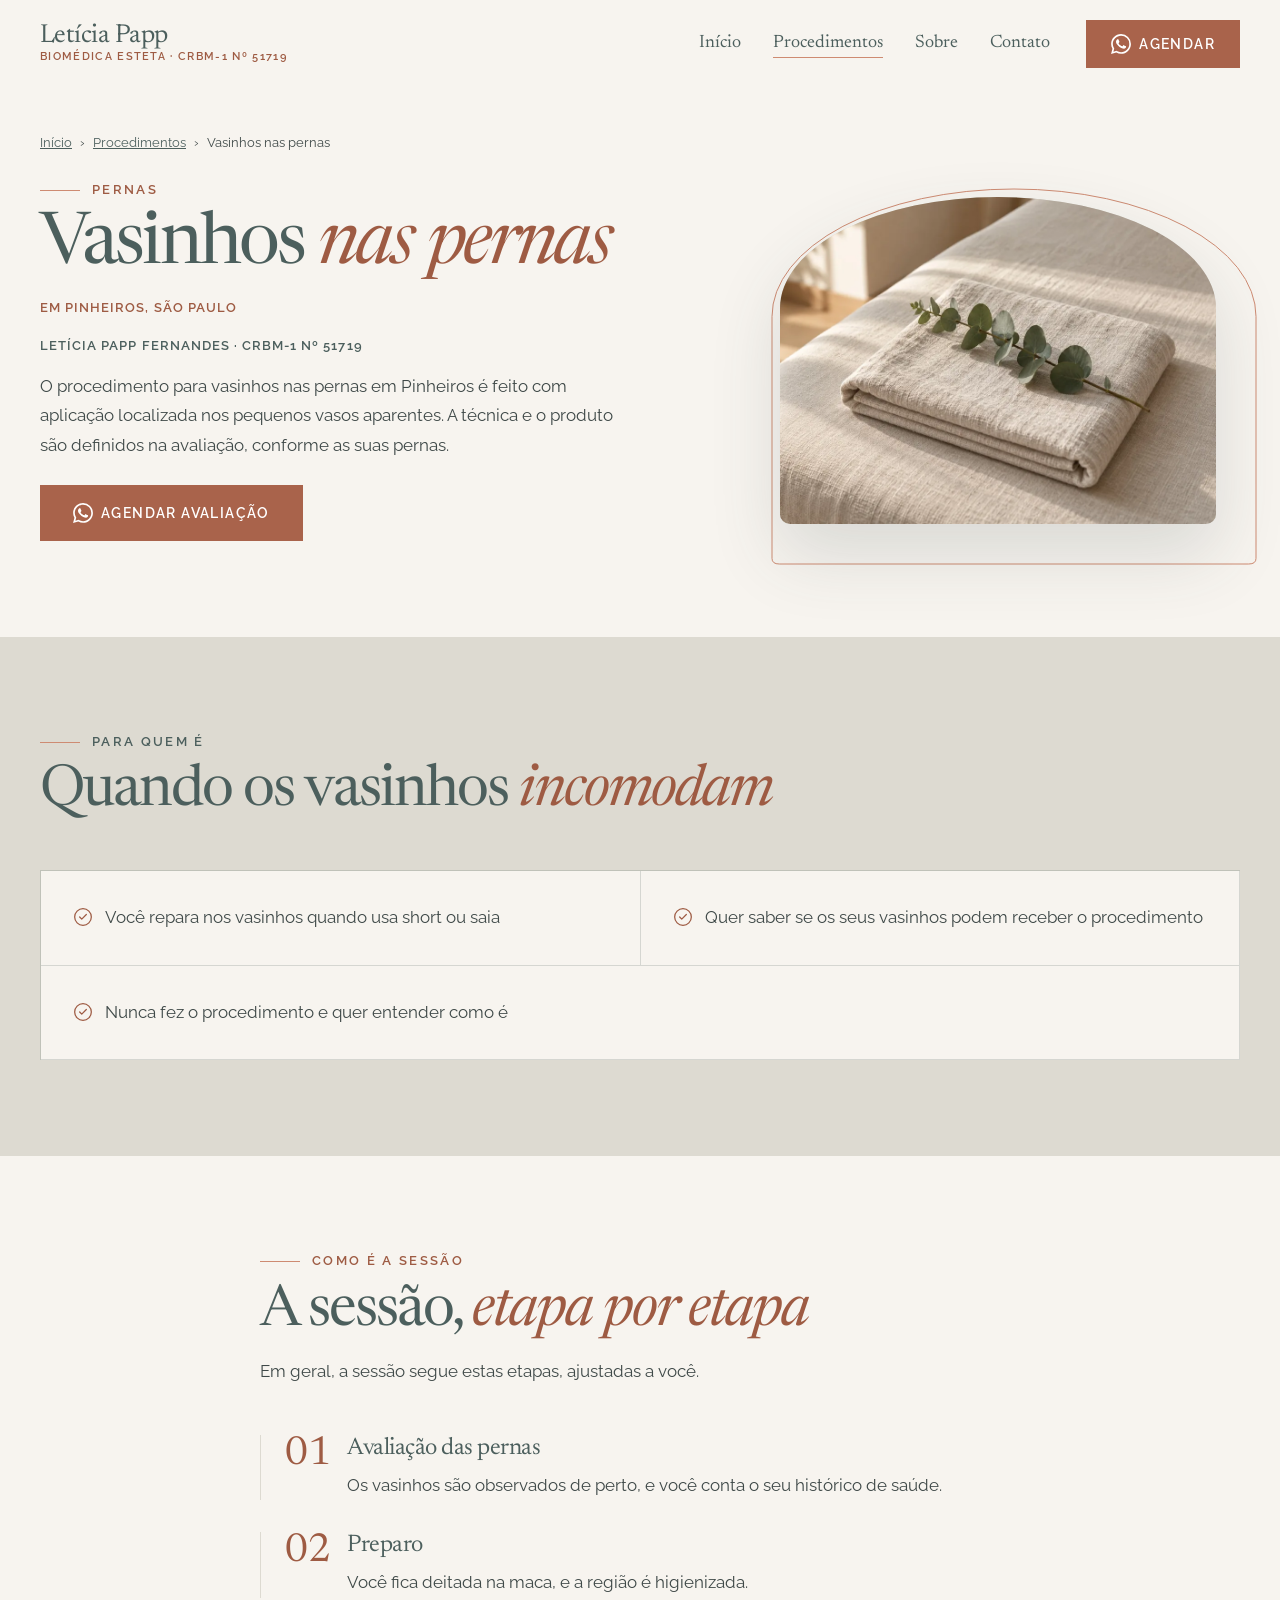
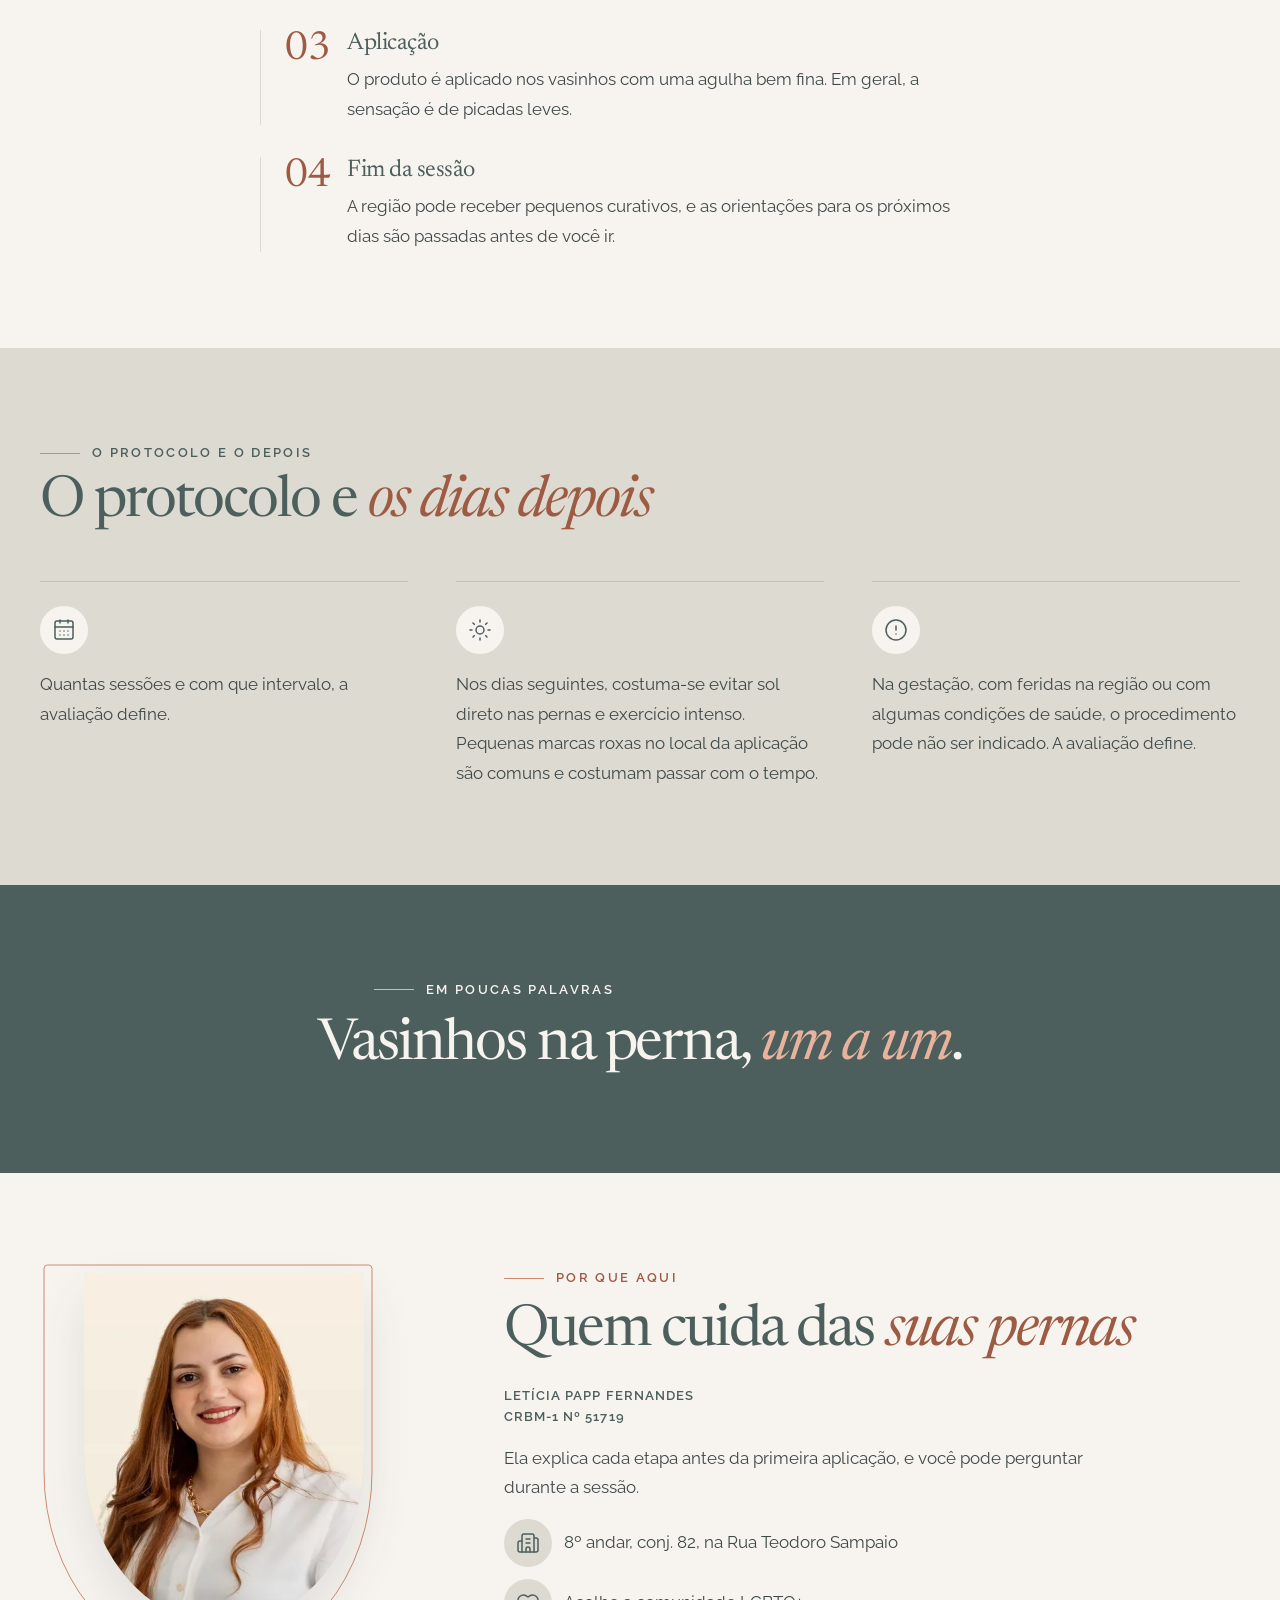
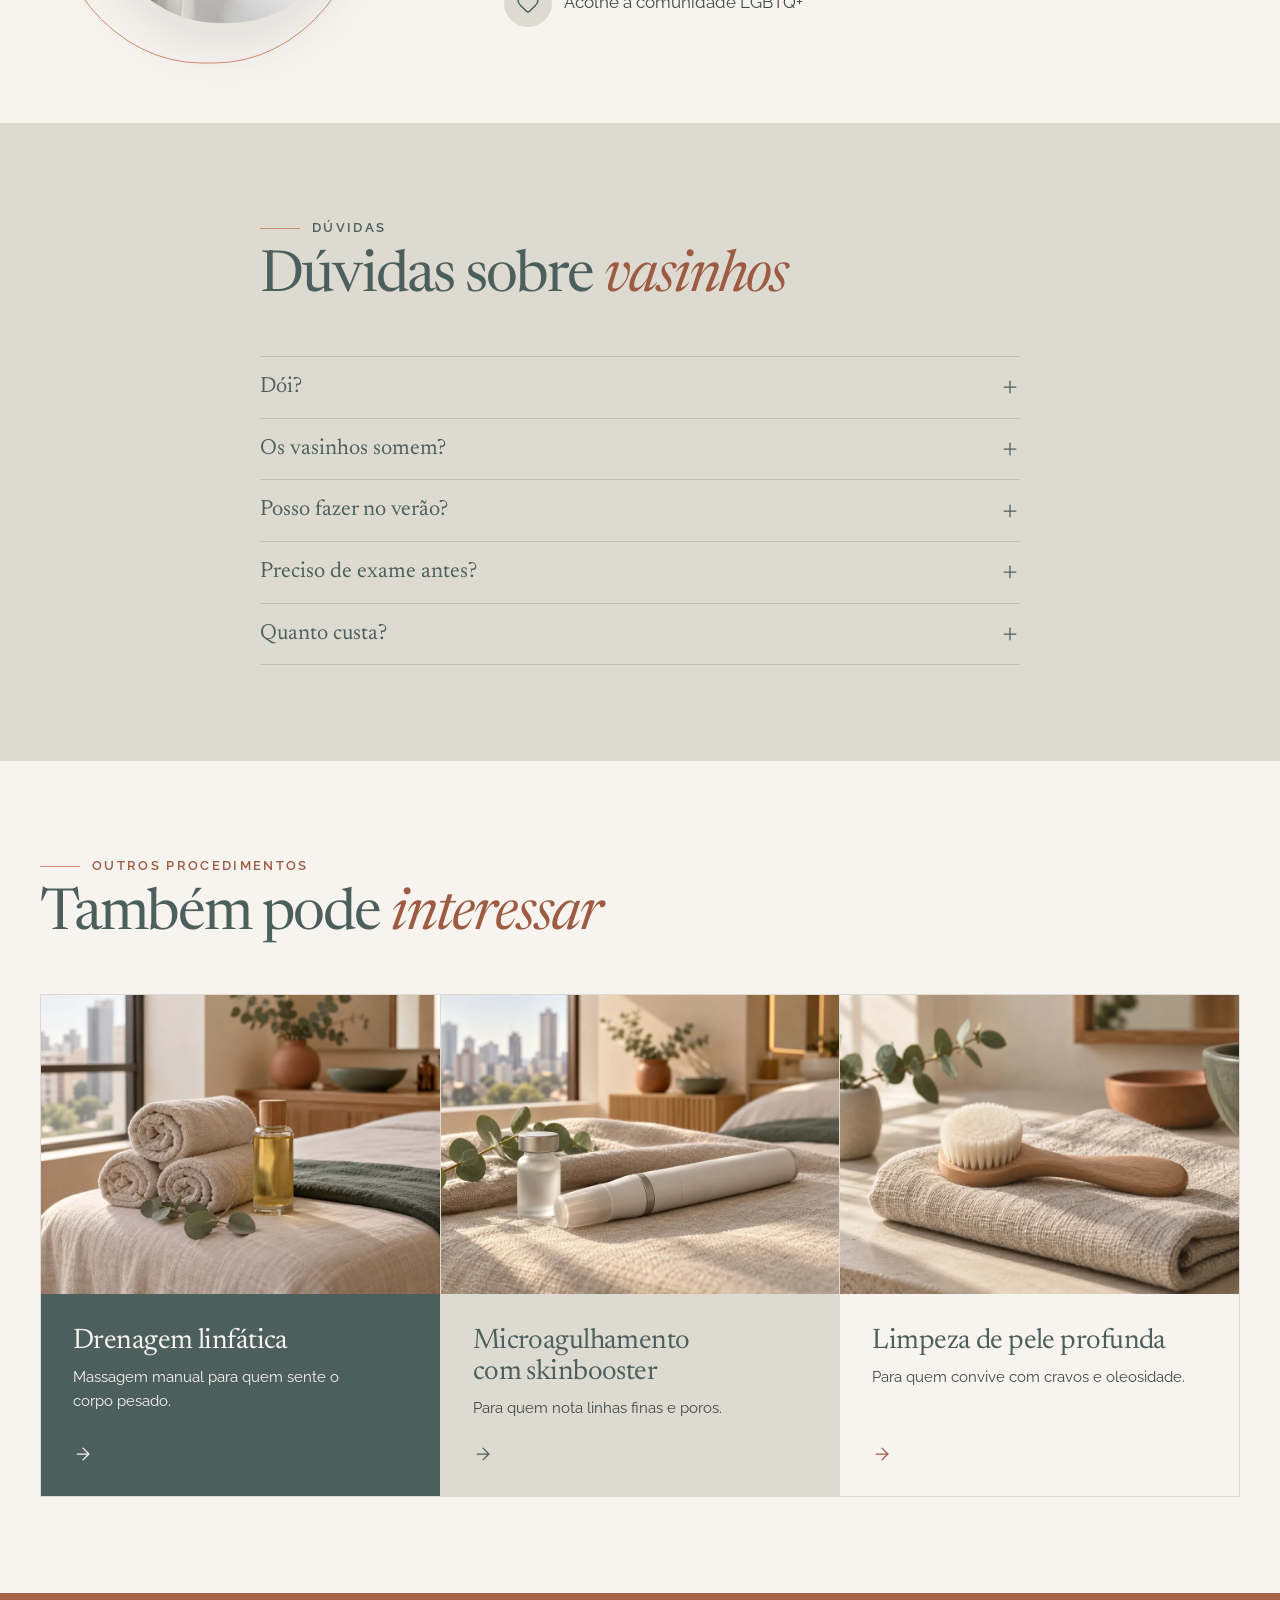
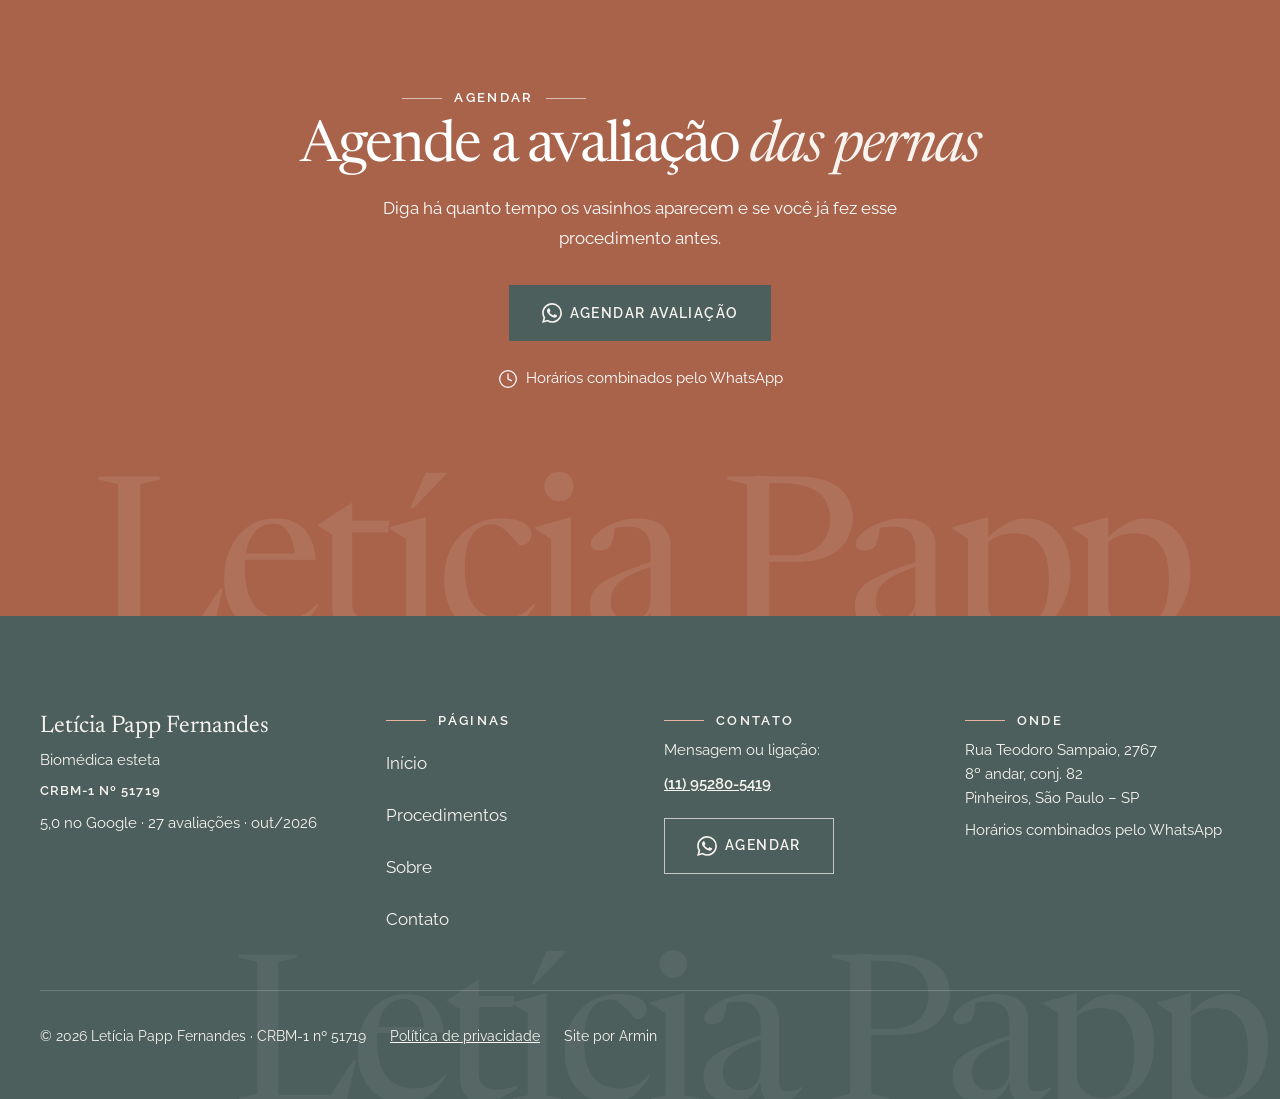
<file: procedimentos-vasinhos.html>
<!DOCTYPE html>
<!-- GERADO por _src/build.py a partir de _src/dados.py e _src/partes/. NÃO EDITE ESTE ARQUIVO: edite os dados e rode python3 _src/build.py -->
<html lang="pt-BR">
<head>
<meta charset="UTF-8">
<meta name="viewport" content="width=device-width, initial-scale=1">
<!-- PRÉ-VENDA: não remover até o Armin fechar a venda -->
<meta name="robots" content="noindex, nofollow">
<title>Vasinhos nas pernas em Pinheiros, SP · Letícia Papp</title>
<meta name="description" content="Vasinhos nas pernas em Pinheiros, com biomédica do CRBM-1. Como é a sessão, os cuidados depois e as dúvidas. Agende pelo WhatsApp.">
<meta property="og:title" content="Vasinhos nas pernas em Pinheiros, SP · Letícia Papp">
<meta property="og:description" content="Vasinhos nas pernas em Pinheiros, com biomédica do CRBM-1. Como é a sessão, os cuidados depois e as dúvidas. Agende pelo WhatsApp.">
<meta property="og:type" content="website">
<meta property="og:locale" content="pt_BR">
<meta property="og:image" content="https://infomediamethods-sys.github.io/leticia-papp-biomedica/assets/img/og-vasinhos.jpg">
<meta name="theme-color" content="#F7F4EF">
<link rel="icon" href="data:image/svg+xml,%3Csvg%20xmlns%3D%22http%3A//www.w3.org/2000/svg%22%20viewBox%3D%220%200%2064%2064%22%3E%3Crect%20width%3D%2264%22%20height%3D%2264%22%20rx%3D%2214%22%20fill%3D%22%234C5F5D%22/%3E%3Ctext%20x%3D%2232%22%20y%3D%2242%22%20text-anchor%3D%22middle%22%20font-family%3D%22Newsreader%2CGeorgia%2Cserif%22%20font-size%3D%2227%22%20fill%3D%22%23F7F4EF%22%3ELP%3C/text%3E%3C/svg%3E">
<script>document.documentElement.classList.add('js')</script>
<link rel="preconnect" href="https://fonts.googleapis.com">
<link rel="preconnect" href="https://fonts.gstatic.com" crossorigin>
<link href="https://fonts.googleapis.com/css2?family=Newsreader:ital,opsz,wght@0,6..72,400;1,6..72,400&amp;family=Raleway:wght@400;600&amp;display=swap" rel="stylesheet">
<link rel="preload" as="image" type="image/webp" media="(max-width: 899px)" imagesrcset="assets/img/porta-vasinhos-480.webp 480w, assets/img/porta-vasinhos-960.webp 960w" imagesizes="100vw">
<link rel="preload" as="image" type="image/webp" media="(min-width: 900px)" imagesrcset="assets/img/porta-vasinhos-960.webp 960w, assets/img/porta-vasinhos-1600.webp 1600w" imagesizes="(min-width: 900px) 480px, 100vw">
<link rel="stylesheet" href="assets/css/base.css">
<link rel="stylesheet" href="assets/css/style.css">
<script type="application/ld+json">{"@context": "https://schema.org", "@type": "FAQPage", "mainEntity": [{"@type": "Question", "name": "Dói?", "acceptedAnswer": {"@type": "Answer", "text": "Se você tem receio de agulha, diga isso na avaliação. O ritmo da sessão é combinado com você."}}, {"@type": "Question", "name": "Os vasinhos somem?", "acceptedAnswer": {"@type": "Answer", "text": "Cada perna responde de um jeito. Na avaliação, você entende o que esperar no seu caso."}}, {"@type": "Question", "name": "Posso fazer no verão?", "acceptedAnswer": {"@type": "Answer", "text": "Pergunte ao agendar. Depois da aplicação, o sol nas pernas pede cuidado redobrado por alguns dias."}}, {"@type": "Question", "name": "Preciso de exame antes?", "acceptedAnswer": {"@type": "Answer", "text": "Às vezes. Se a avaliação notar sinais que pedem um olhar vascular, você é orientada a passar por um médico antes."}}, {"@type": "Question", "name": "Quanto custa?", "acceptedAnswer": {"@type": "Answer", "text": "O valor depende do protocolo. A avaliação é o momento de explicar o que faz sentido para você e o investimento."}}]}</script>
<script type="application/ld+json">{"@context": "https://schema.org", "@type": "BreadcrumbList", "itemListElement": [{"@type": "ListItem", "position": 1, "name": "Início", "item": "https://infomediamethods-sys.github.io/leticia-papp-biomedica/"}, {"@type": "ListItem", "position": 2, "name": "Procedimentos", "item": "https://infomediamethods-sys.github.io/leticia-papp-biomedica/procedimentos.html"}, {"@type": "ListItem", "position": 3, "name": "Vasinhos nas pernas"}]}</script>

</head>
<body class="pagina-interna">
<a class="pular-conteudo" href="#conteudo">Pular para o conteúdo</a>
<header data-header class="cabecalho">
  <div class="container cabecalho__linha">
    <a class="marca" href="index.html"><span class="marca__nome">Letícia Papp</span><span class="marca__sub"><span class="nowrap">Biomédica esteta</span><span class="sep" aria-hidden="true"> · </span><span class="nowrap">CRBM&#8209;1 nº 51719</span></span></a>
    <nav class="cabecalho__nav" aria-label="Páginas"><a href="index.html">Início</a><a href="procedimentos.html" aria-current="page">Procedimentos</a><a href="sobre.html">Sobre</a><a href="contato.html">Contato</a></nav>
    <a class="botao botao--primario cabecalho__botao" href="https://wa.me/5511952805419?text=Ol%C3%A1%21%20Vim%20pelo%20site%20e%20quero%20agendar%20uma%20avalia%C3%A7%C3%A3o." target="_blank" rel="noopener" data-origem="cabecalho" aria-label="Agendar pelo WhatsApp com Letícia Papp"><svg class="icone icone--linha icone--marca" width="20" height="20" fill="currentColor" aria-hidden="true" focusable="false" role="img" viewBox="0 0 24 24" xmlns="http://www.w3.org/2000/svg"><path d="M17.472 14.382c-.297-.149-1.758-.867-2.03-.967-.273-.099-.471-.148-.67.15-.197.297-.767.966-.94 1.164-.173.199-.347.223-.644.075-.297-.15-1.255-.463-2.39-1.475-.883-.788-1.48-1.761-1.653-2.059-.173-.297-.018-.458.13-.606.134-.133.298-.347.446-.52.149-.174.198-.298.298-.497.099-.198.05-.371-.025-.52-.075-.149-.669-1.612-.916-2.207-.242-.579-.487-.5-.669-.51-.173-.008-.371-.01-.57-.01-.198 0-.52.074-.792.372-.272.297-1.04 1.016-1.04 2.479 0 1.462 1.065 2.875 1.213 3.074.149.198 2.096 3.2 5.077 4.487.709.306 1.262.489 1.694.625.712.227 1.36.195 1.871.118.571-.085 1.758-.719 2.006-1.413.248-.694.248-1.289.173-1.413-.074-.124-.272-.198-.57-.347m-5.421 7.403h-.004a9.87 9.87 0 01-5.031-1.378l-.361-.214-3.741.982.998-3.648-.235-.374a9.86 9.86 0 01-1.51-5.26c.001-5.45 4.436-9.884 9.888-9.884 2.64 0 5.122 1.03 6.988 2.898a9.825 9.825 0 012.893 6.994c-.003 5.45-4.437 9.884-9.885 9.884m8.413-18.297A11.815 11.815 0 0012.05 0C5.495 0 .16 5.335.157 11.892c0 2.096.547 4.142 1.588 5.945L.057 24l6.305-1.654a11.882 11.882 0 005.683 1.448h.005c6.554 0 11.89-5.335 11.893-11.893a11.821 11.821 0 00-3.48-8.413Z"/></svg><span>Agendar</span></a>
  </div>
</header>

<main id="conteudo">
<section class="heroi heroi--procedimento" data-heroi><div class="container"><nav class="trilha entra" aria-label="Você está em"><a href="index.html">Início</a><span aria-hidden="true">›</span><a href="procedimentos.html">Procedimentos</a><span aria-hidden="true">›</span><span aria-current="page">Vasinhos nas pernas</span></nav><div class="heroi__grade"><div class="heroi__texto"><p class="rotulo entra" style="--atraso:.05s">Pernas</p><h1 class="entra" style="--atraso:.12s">Vasinhos <em>nas pernas</em></h1><p class="heroi__apoio heroi__apoio--local entra" style="--atraso:.2s">Em Pinheiros, São Paulo</p><p class="heroi__registro entra" style="--atraso:.28s"><span class="nowrap">Letícia Papp Fernandes</span><span class="sep" aria-hidden="true"> · </span><span class="nowrap">CRBM&#8209;1 nº 51719</span></p><div class="heroi__oque entra" style="--atraso:.36s"><p>O procedimento para vasinhos nas pernas em Pinheiros é feito com aplicação localizada nos pequenos vasos aparentes. A técnica e o produto são definidos na avaliação, conforme as suas pernas.</p></div><div class="heroi__acoes entra" style="--atraso:.45s"><a class="botao botao--primario" href="https://wa.me/5511952805419?text=Ol%C3%A1%21%20Vi%20a%20p%C3%A1gina%20de%20Vasinhos%20nas%20pernas%20no%20site%20e%20quero%20agendar%20uma%20avalia%C3%A7%C3%A3o." target="_blank" rel="noopener" data-origem="vasinhos"><svg class="icone icone--linha icone--marca" width="20" height="20" fill="currentColor" aria-hidden="true" focusable="false" role="img" viewBox="0 0 24 24" xmlns="http://www.w3.org/2000/svg"><path d="M17.472 14.382c-.297-.149-1.758-.867-2.03-.967-.273-.099-.471-.148-.67.15-.197.297-.767.966-.94 1.164-.173.199-.347.223-.644.075-.297-.15-1.255-.463-2.39-1.475-.883-.788-1.48-1.761-1.653-2.059-.173-.297-.018-.458.13-.606.134-.133.298-.347.446-.52.149-.174.198-.298.298-.497.099-.198.05-.371-.025-.52-.075-.149-.669-1.612-.916-2.207-.242-.579-.487-.5-.669-.51-.173-.008-.371-.01-.57-.01-.198 0-.52.074-.792.372-.272.297-1.04 1.016-1.04 2.479 0 1.462 1.065 2.875 1.213 3.074.149.198 2.096 3.2 5.077 4.487.709.306 1.262.489 1.694.625.712.227 1.36.195 1.871.118.571-.085 1.758-.719 2.006-1.413.248-.694.248-1.289.173-1.413-.074-.124-.272-.198-.57-.347m-5.421 7.403h-.004a9.87 9.87 0 01-5.031-1.378l-.361-.214-3.741.982.998-3.648-.235-.374a9.86 9.86 0 01-1.51-5.26c.001-5.45 4.436-9.884 9.888-9.884 2.64 0 5.122 1.03 6.988 2.898a9.825 9.825 0 012.893 6.994c-.003 5.45-4.437 9.884-9.885 9.884m8.413-18.297A11.815 11.815 0 0012.05 0C5.495 0 .16 5.335.157 11.892c0 2.096.547 4.142 1.588 5.945L.057 24l6.305-1.654a11.882 11.882 0 005.683 1.448h.005c6.554 0 11.89-5.335 11.893-11.893a11.821 11.821 0 00-3.48-8.413Z"/></svg><span>Agendar avaliação</span></a></div></div><div class="arco arco--arco arco--card heroi__arco"><svg class="arco__moldura" viewBox="0 0 100 100" preserveAspectRatio="none" aria-hidden="true" focusable="false"><path d="M0,34 A50,34 0 0 1 100,34 L100,98.5 Q100,100 98.5,100 L1.5,100 Q0,100 0,98.5 Z" vector-effect="non-scaling-stroke"/></svg><div class="arco__foto"><picture><source type="image/webp" media="(max-width: 899px)" srcset="assets/img/porta-vasinhos-480.webp 480w, assets/img/porta-vasinhos-960.webp 960w" sizes="100vw"><source type="image/webp" srcset="assets/img/porta-vasinhos-960.webp 960w, assets/img/porta-vasinhos-1600.webp 1600w" sizes="(min-width: 900px) 480px, 100vw"><img src="assets/img/porta-vasinhos-960.jpg" width="960" height="720" alt="Vasinhos nas pernas em Pinheiros: toalha de linho dobrada sobre a maca, com eucalipto" decoding="async" fetchpriority="high"></picture></div></div></div></div></section>
<section class="secao secao--claro-2" id="para-quem"><div class="container"><div class="cabeca revelar"><p class="rotulo">Para quem é</p><h2>Quando os vasinhos <em>incomodam</em></h2></div><ul class="situacoes revelar" role="list"><li><svg aria-hidden="true" focusable="false" class="icone icone--linha icone--circle-check" xmlns="http://www.w3.org/2000/svg" width="20" height="20" viewBox="0 0 24 24" fill="none" stroke="currentColor" stroke-width="1.5" stroke-linecap="round" stroke-linejoin="round" ><circle cx="12" cy="12" r="10" /><path d="m16 9-5.5 5.5L8 12" /></svg><span>Você repara nos vasinhos quando usa short ou saia</span></li><li><svg aria-hidden="true" focusable="false" class="icone icone--linha icone--circle-check" xmlns="http://www.w3.org/2000/svg" width="20" height="20" viewBox="0 0 24 24" fill="none" stroke="currentColor" stroke-width="1.5" stroke-linecap="round" stroke-linejoin="round" ><circle cx="12" cy="12" r="10" /><path d="m16 9-5.5 5.5L8 12" /></svg><span>Quer saber se os seus vasinhos podem receber o procedimento</span></li><li><svg aria-hidden="true" focusable="false" class="icone icone--linha icone--circle-check" xmlns="http://www.w3.org/2000/svg" width="20" height="20" viewBox="0 0 24 24" fill="none" stroke="currentColor" stroke-width="1.5" stroke-linecap="round" stroke-linejoin="round" ><circle cx="12" cy="12" r="10" /><path d="m16 9-5.5 5.5L8 12" /></svg><span>Nunca fez o procedimento e quer entender como é</span></li></ul></div></section>
<section class="secao como" id="como-funciona"><div class="container--estreito"><div class="cabeca revelar"><p class="rotulo">Como é a sessão</p><h2>A sessão, <em class="em--longo">etapa por etapa</em></h2><p class="apoio">Em geral, a sessão segue estas etapas, ajustadas a você.</p></div><ol class="passos passos--claro" role="list"><li class="passo revelar" data-passo="1" style="--i:0"><span class="passo__numero">01</span><div><h3 class="passo__titulo">Avaliação das pernas</h3><p>Os vasinhos são observados de perto, e você conta o seu histórico de saúde.</p></div></li><li class="passo revelar" data-passo="2" style="--i:1"><span class="passo__numero">02</span><div><h3 class="passo__titulo">Preparo</h3><p>Você fica deitada na maca, e a região é higienizada.</p></div></li><li class="passo revelar" data-passo="3" style="--i:2"><span class="passo__numero">03</span><div><h3 class="passo__titulo">Aplicação</h3><p>O produto é aplicado nos vasinhos com uma agulha bem fina. Em geral, a sensação é de picadas leves.</p></div></li><li class="passo revelar" data-passo="4" style="--i:3"><span class="passo__numero">04</span><div><h3 class="passo__titulo">Fim da sessão</h3><p>A região pode receber pequenos curativos, e as orientações para os próximos dias são passadas antes de você ir.</p></div></li></ol></div></section>
<section class="secao secao--claro-2 depois" id="depois"><div class="container"><div class="cabeca revelar"><p class="rotulo">O protocolo e o depois</p><h2>O protocolo e <em class="em--longo">os dias depois</em></h2></div><div class="revelar"><ul class="lista lista--depois" role="list"><li><span class="icone-circulo"><svg aria-hidden="true" focusable="false" class="icone icone--calendar-days" xmlns="http://www.w3.org/2000/svg" width="24" height="24" viewBox="0 0 24 24" fill="none" stroke="currentColor" stroke-width="1.5" stroke-linecap="round" stroke-linejoin="round" ><path d="M8 2v3" /><path d="M16 2v3" /><rect x="3" y="3" width="18" height="18" rx="2" /><path d="M3 9h18" /><path d="M8 13h.01" /><path d="M12 13h.01" /><path d="M16 13h.01" /><path d="M8 17h.01" /><path d="M12 17h.01" /><path d="M16 17h.01" /></svg></span><span>Quantas sessões e com que intervalo, a avaliação define.</span></li><li><span class="icone-circulo"><svg aria-hidden="true" focusable="false" class="icone icone--sun" xmlns="http://www.w3.org/2000/svg" width="24" height="24" viewBox="0 0 24 24" fill="none" stroke="currentColor" stroke-width="1.5" stroke-linecap="round" stroke-linejoin="round" ><circle cx="12" cy="12" r="4" /><path d="M12 2v2" /><path d="M12 20v2" /><path d="m4.93 4.93 1.41 1.41" /><path d="m17.66 17.66 1.41 1.41" /><path d="M2 12h2" /><path d="M20 12h2" /><path d="m6.34 17.66-1.41 1.41" /><path d="m19.07 4.93-1.41 1.41" /></svg></span><span>Nos dias seguintes, costuma-se evitar sol direto nas pernas e exercício intenso. Pequenas marcas roxas no local da aplicação são comuns e costumam passar com o tempo.</span></li><li><span class="icone-circulo"><svg aria-hidden="true" focusable="false" class="icone icone--circle-alert" xmlns="http://www.w3.org/2000/svg" width="24" height="24" viewBox="0 0 24 24" fill="none" stroke="currentColor" stroke-width="1.5" stroke-linecap="round" stroke-linejoin="round" ><circle cx="12" cy="12" r="10" /><line x1="12" x2="12" y1="8" y2="12" /><line x1="12" x2="12.01" y1="16" y2="16" /></svg></span><span>Na gestação, com feridas na região ou com algumas condições de saúde, o procedimento pode não ser indicado. A avaliação define.</span></li></ul></div></div></section>
<section class="secao secao--escuro frase"><div class="container--estreito revelar"><p class="rotulo">Em poucas palavras</p><h2 class="frase__texto">Vasinhos na perna, <em class="em--longo">um a um</em>.</h2></div></section>
<section class="secao pessoa pessoa--curta" id="por-que-aqui"><div class="container pessoa__grade"><div class="pessoa__midia revelar"><div class="arco arco--invertido arco--retrato pessoa__arco arco--teto-280"><svg class="arco__moldura" viewBox="0 0 100 100" preserveAspectRatio="none" aria-hidden="true" focusable="false"><path d="M1,0 L99,0 Q100,0 100,1 L100,52 A48,48 0 0 1 52,100 L48,100 A48,48 0 0 1 0,52 L0,1 Q0,0 1,0 Z" vector-effect="non-scaling-stroke"/></svg><div class="arco__foto"><picture><source type="image/webp" media="(max-width: 899px)" srcset="assets/img/profissional-480.webp 420w" sizes="100vw"><source type="image/webp" srcset="assets/img/profissional-480.webp 420w" sizes="(min-width: 900px) 280px, 100vw"><img src="assets/img/profissional-960.jpg" width="960" height="1200" alt="Letícia Papp Fernandes, biomédica esteta" decoding="async" ></picture></div></div></div><div class="pessoa__texto"><div class="cabeca revelar"><p class="rotulo">Por que aqui</p><h2>Quem cuida das <em>suas pernas</em></h2></div><div class="revelar"><p class="pessoa__registro">Letícia Papp Fernandes<br><span class="nowrap">CRBM&#8209;1 nº 51719</span></p><p>Ela explica cada etapa antes da primeira aplicação, e você pode perguntar durante a sessão.</p><ul class="lista lista--fatos" role="list"><li><span class="icone-circulo"><svg aria-hidden="true" focusable="false" class="icone icone--building-2" xmlns="http://www.w3.org/2000/svg" width="24" height="24" viewBox="0 0 24 24" fill="none" stroke="currentColor" stroke-width="1.5" stroke-linecap="round" stroke-linejoin="round" ><path d="M10 12h4" /><path d="M10 8h4" /><path d="M14 21v-3a2 2 0 0 0-4 0v3" /><path d="M6 10H4a2 2 0 0 0-2 2v7a2 2 0 0 0 2 2h16a2 2 0 0 0 2-2V9a2 2 0 0 0-2-2h-2" /><path d="M6 21V5a2 2 0 0 1 2-2h8a2 2 0 0 1 2 2v16" /></svg></span><span>8º andar, conj. 82, na Rua Teodoro Sampaio</span></li><li><span class="icone-circulo"><svg aria-hidden="true" focusable="false" class="icone icone--heart" xmlns="http://www.w3.org/2000/svg" width="24" height="24" viewBox="0 0 24 24" fill="none" stroke="currentColor" stroke-width="1.5" stroke-linecap="round" stroke-linejoin="round" ><path d="M2 9.5a5.5 5.5 0 0 1 9.591-3.676.56.56 0 0 0 .818 0A5.49 5.49 0 0 1 22 9.5c0 2.29-1.5 4-3 5.5l-5.492 5.313a2 2 0 0 1-3 .019L5 15c-1.5-1.5-3-3.2-3-5.5" /></svg></span><span>Acolhe a comunidade LGBTQ+</span></li></ul></div></div></div></section>
<section class="secao secao--claro-2 duvidas" id="duvidas"><div class="container--estreito"><div class="cabeca revelar"><p class="rotulo">Dúvidas</p><h2>Dúvidas sobre <em>vasinhos</em></h2></div><div class="faq revelar" id="duvidas-lista"><details class="faq__item"><summary><span>Dói?</span><svg aria-hidden="true" focusable="false" class="icone icone--linha icone--plus" xmlns="http://www.w3.org/2000/svg" width="20" height="20" viewBox="0 0 24 24" fill="none" stroke="currentColor" stroke-width="1.5" stroke-linecap="round" stroke-linejoin="round" ><path d="M5 12h14" /><path d="M12 5v14" /></svg></summary><div class="faq__resposta"><p>Se você tem receio de agulha, diga isso na avaliação. O ritmo da sessão é combinado com você.</p></div></details><details class="faq__item"><summary><span>Os vasinhos somem?</span><svg aria-hidden="true" focusable="false" class="icone icone--linha icone--plus" xmlns="http://www.w3.org/2000/svg" width="20" height="20" viewBox="0 0 24 24" fill="none" stroke="currentColor" stroke-width="1.5" stroke-linecap="round" stroke-linejoin="round" ><path d="M5 12h14" /><path d="M12 5v14" /></svg></summary><div class="faq__resposta"><p>Cada perna responde de um jeito. Na avaliação, você entende o que esperar no seu caso.</p></div></details><details class="faq__item"><summary><span>Posso fazer no verão?</span><svg aria-hidden="true" focusable="false" class="icone icone--linha icone--plus" xmlns="http://www.w3.org/2000/svg" width="20" height="20" viewBox="0 0 24 24" fill="none" stroke="currentColor" stroke-width="1.5" stroke-linecap="round" stroke-linejoin="round" ><path d="M5 12h14" /><path d="M12 5v14" /></svg></summary><div class="faq__resposta"><p>Pergunte ao agendar. Depois da aplicação, o sol nas pernas pede cuidado redobrado por alguns dias.</p></div></details><details class="faq__item"><summary><span>Preciso de exame antes?</span><svg aria-hidden="true" focusable="false" class="icone icone--linha icone--plus" xmlns="http://www.w3.org/2000/svg" width="20" height="20" viewBox="0 0 24 24" fill="none" stroke="currentColor" stroke-width="1.5" stroke-linecap="round" stroke-linejoin="round" ><path d="M5 12h14" /><path d="M12 5v14" /></svg></summary><div class="faq__resposta"><p>Às vezes. Se a avaliação notar sinais que pedem um olhar vascular, você é orientada a passar por um médico antes.</p></div></details><details class="faq__item"><summary><span>Quanto custa?</span><svg aria-hidden="true" focusable="false" class="icone icone--linha icone--plus" xmlns="http://www.w3.org/2000/svg" width="20" height="20" viewBox="0 0 24 24" fill="none" stroke="currentColor" stroke-width="1.5" stroke-linecap="round" stroke-linejoin="round" ><path d="M5 12h14" /><path d="M12 5v14" /></svg></summary><div class="faq__resposta"><p>O valor depende do protocolo. A avaliação é o momento de explicar o que faz sentido para você e o investimento.</p></div></details></div></div></section>
<section class="secao outros" id="outros"><div class="container"><div class="cabeca revelar"><p class="rotulo">Outros procedimentos</p><h2>Também pode <em>interessar</em></h2></div><ul class="grade grade--3 grade--colada grade--portas grade--outros" role="list"><li class="revelar"><a class="card card--link" href="procedimentos-drenagem-linfatica.html"><div class="midia proporcao-card card__midia"><picture><source type="image/webp" media="(max-width: 899px)" srcset="assets/img/porta-drenagem-linfatica-480.webp 480w, assets/img/porta-drenagem-linfatica-960.webp 960w" sizes="40vw"><source type="image/webp" srcset="assets/img/porta-drenagem-linfatica-960.webp 960w, assets/img/porta-drenagem-linfatica-1600.webp 1600w" sizes="(min-width: 900px) 400px, 40vw"><img src="assets/img/porta-drenagem-linfatica-960.jpg" width="960" height="720" alt="Toalhas de linho enroladas e garrafa de vidro" decoding="async" ></picture></div><div class="card__corpo"><h3 class="card__titulo">Drenagem linfática</h3><p class="card__texto">Massagem manual para quem sente o corpo pesado.</p><span class="card__seta"><svg aria-hidden="true" focusable="false" class="icone icone--linha icone--arrow-right" xmlns="http://www.w3.org/2000/svg" width="20" height="20" viewBox="0 0 24 24" fill="none" stroke="currentColor" stroke-width="1.5" stroke-linecap="round" stroke-linejoin="round" ><path d="M5 12h14" /><path d="m12 5 7 7-7 7" /></svg></span></div></a></li><li class="revelar"><a class="card card--link" href="procedimentos-microagulhamento.html"><div class="midia proporcao-card card__midia"><picture><source type="image/webp" media="(max-width: 899px)" srcset="assets/img/porta-microagulhamento-480.webp 480w, assets/img/porta-microagulhamento-960.webp 960w" sizes="40vw"><source type="image/webp" srcset="assets/img/porta-microagulhamento-960.webp 960w, assets/img/porta-microagulhamento-1600.webp 1600w" sizes="(min-width: 900px) 400px, 40vw"><img src="assets/img/porta-microagulhamento-960.jpg" width="960" height="720" alt="Caneta de microagulhamento tampada sobre linho, ao lado de um frasco fosco" decoding="async" loading="lazy"></picture></div><div class="card__corpo"><h3 class="card__titulo">Microagulhamento com skinbooster</h3><p class="card__texto">Para quem nota linhas finas e poros.</p><span class="card__seta"><svg aria-hidden="true" focusable="false" class="icone icone--linha icone--arrow-right" xmlns="http://www.w3.org/2000/svg" width="20" height="20" viewBox="0 0 24 24" fill="none" stroke="currentColor" stroke-width="1.5" stroke-linecap="round" stroke-linejoin="round" ><path d="M5 12h14" /><path d="m12 5 7 7-7 7" /></svg></span></div></a></li><li class="revelar"><a class="card card--link" href="procedimentos-limpeza-de-pele.html"><div class="midia proporcao-card card__midia"><picture><source type="image/webp" media="(max-width: 899px)" srcset="assets/img/porta-limpeza-de-pele-480.webp 480w, assets/img/porta-limpeza-de-pele-960.webp 960w" sizes="40vw"><source type="image/webp" srcset="assets/img/porta-limpeza-de-pele-960.webp 960w, assets/img/porta-limpeza-de-pele-1600.webp 1600w" sizes="(min-width: 900px) 400px, 40vw"><img src="assets/img/porta-limpeza-de-pele-960.jpg" width="960" height="720" alt="Escova facial de cabo de madeira sobre toalha de linho" decoding="async" loading="lazy"></picture></div><div class="card__corpo"><h3 class="card__titulo">Limpeza de pele profunda</h3><p class="card__texto">Para quem convive com cravos e oleosidade.</p><span class="card__seta"><svg aria-hidden="true" focusable="false" class="icone icone--linha icone--arrow-right" xmlns="http://www.w3.org/2000/svg" width="20" height="20" viewBox="0 0 24 24" fill="none" stroke="currentColor" stroke-width="1.5" stroke-linecap="round" stroke-linejoin="round" ><path d="M5 12h14" /><path d="m12 5 7 7-7 7" /></svg></span></div></a></li></ul></div></section>
<section class="secao secao--terracota cta" id="contato"><div class="container--estreito cta__caixa revelar"><p class="rotulo rotulo--fios">Agendar</p><h2>Agende a avaliação <em>das pernas</em></h2><p class="cta__texto">Diga há quanto tempo os vasinhos aparecem e se você já fez esse procedimento antes.</p><div class="cta__acoes"><a class="botao botao--primario" href="https://wa.me/5511952805419?text=Ol%C3%A1%21%20Vi%20a%20p%C3%A1gina%20de%20Vasinhos%20nas%20pernas%20no%20site%20e%20quero%20agendar%20uma%20avalia%C3%A7%C3%A3o." target="_blank" rel="noopener" data-origem="vasinhos"><svg class="icone icone--linha icone--marca" width="20" height="20" fill="currentColor" aria-hidden="true" focusable="false" role="img" viewBox="0 0 24 24" xmlns="http://www.w3.org/2000/svg"><path d="M17.472 14.382c-.297-.149-1.758-.867-2.03-.967-.273-.099-.471-.148-.67.15-.197.297-.767.966-.94 1.164-.173.199-.347.223-.644.075-.297-.15-1.255-.463-2.39-1.475-.883-.788-1.48-1.761-1.653-2.059-.173-.297-.018-.458.13-.606.134-.133.298-.347.446-.52.149-.174.198-.298.298-.497.099-.198.05-.371-.025-.52-.075-.149-.669-1.612-.916-2.207-.242-.579-.487-.5-.669-.51-.173-.008-.371-.01-.57-.01-.198 0-.52.074-.792.372-.272.297-1.04 1.016-1.04 2.479 0 1.462 1.065 2.875 1.213 3.074.149.198 2.096 3.2 5.077 4.487.709.306 1.262.489 1.694.625.712.227 1.36.195 1.871.118.571-.085 1.758-.719 2.006-1.413.248-.694.248-1.289.173-1.413-.074-.124-.272-.198-.57-.347m-5.421 7.403h-.004a9.87 9.87 0 01-5.031-1.378l-.361-.214-3.741.982.998-3.648-.235-.374a9.86 9.86 0 01-1.51-5.26c.001-5.45 4.436-9.884 9.888-9.884 2.64 0 5.122 1.03 6.988 2.898a9.825 9.825 0 012.893 6.994c-.003 5.45-4.437 9.884-9.885 9.884m8.413-18.297A11.815 11.815 0 0012.05 0C5.495 0 .16 5.335.157 11.892c0 2.096.547 4.142 1.588 5.945L.057 24l6.305-1.654a11.882 11.882 0 005.683 1.448h.005c6.554 0 11.89-5.335 11.893-11.893a11.821 11.821 0 00-3.48-8.413Z"/></svg><span>Agendar avaliação</span></a></div><ul class="cta__linhas" role="list"><li><svg aria-hidden="true" focusable="false" class="icone icone--linha icone--clock" xmlns="http://www.w3.org/2000/svg" width="20" height="20" viewBox="0 0 24 24" fill="none" stroke="currentColor" stroke-width="1.5" stroke-linecap="round" stroke-linejoin="round" ><circle cx="12" cy="12" r="10" /><path d="M12 6v6l4 2" /></svg><span><span class="nowrap">Horários combinados pelo WhatsApp</span></span></li></ul></div><p class="cta__marca" aria-hidden="true">Letícia Papp</p></section>
</main>
<footer class="rodape">
  <div class="container">
    <div class="rodape__grade">
      <div class="rodape__id">
        <p class="rodape__nome">Letícia Papp Fernandes</p>
        <p class="rodape__texto">Biomédica esteta</p>
        <p class="rodape__registro">CRBM&#8209;1 nº 51719</p>
        <p class="rodape__texto rodape__nota"><span class="nowrap">5,0 no Google</span><span class="sep" aria-hidden="true"> · </span><span class="nowrap">27 avaliações</span><span class="sep" aria-hidden="true"> · </span><span class="nowrap">out/2026</span></p>
      </div>
      <div><p class="rotulo rotulo--claro">Páginas</p><ul class="rodape__links" role="list"><li><a href="index.html">Início</a></li><li><a href="procedimentos.html">Procedimentos</a></li><li><a href="sobre.html">Sobre</a></li><li><a href="contato.html">Contato</a></li></ul></div>
      <div><p class="rotulo rotulo--claro">Contato</p><p class="rodape__texto">Mensagem ou ligação:<br><a class="rodape__tel" href="tel:+5511952805419">(11) 95280-5419</a></p><p class="rodape__acao"><a class="botao botao--contorno botao--claro" href="https://wa.me/5511952805419?text=Ol%C3%A1%21%20Vim%20pelo%20site%20e%20quero%20agendar%20uma%20avalia%C3%A7%C3%A3o." target="_blank" rel="noopener" data-origem="rodape"><svg class="icone icone--linha icone--marca" width="20" height="20" fill="currentColor" aria-hidden="true" focusable="false" role="img" viewBox="0 0 24 24" xmlns="http://www.w3.org/2000/svg"><path d="M17.472 14.382c-.297-.149-1.758-.867-2.03-.967-.273-.099-.471-.148-.67.15-.197.297-.767.966-.94 1.164-.173.199-.347.223-.644.075-.297-.15-1.255-.463-2.39-1.475-.883-.788-1.48-1.761-1.653-2.059-.173-.297-.018-.458.13-.606.134-.133.298-.347.446-.52.149-.174.198-.298.298-.497.099-.198.05-.371-.025-.52-.075-.149-.669-1.612-.916-2.207-.242-.579-.487-.5-.669-.51-.173-.008-.371-.01-.57-.01-.198 0-.52.074-.792.372-.272.297-1.04 1.016-1.04 2.479 0 1.462 1.065 2.875 1.213 3.074.149.198 2.096 3.2 5.077 4.487.709.306 1.262.489 1.694.625.712.227 1.36.195 1.871.118.571-.085 1.758-.719 2.006-1.413.248-.694.248-1.289.173-1.413-.074-.124-.272-.198-.57-.347m-5.421 7.403h-.004a9.87 9.87 0 01-5.031-1.378l-.361-.214-3.741.982.998-3.648-.235-.374a9.86 9.86 0 01-1.51-5.26c.001-5.45 4.436-9.884 9.888-9.884 2.64 0 5.122 1.03 6.988 2.898a9.825 9.825 0 012.893 6.994c-.003 5.45-4.437 9.884-9.885 9.884m8.413-18.297A11.815 11.815 0 0012.05 0C5.495 0 .16 5.335.157 11.892c0 2.096.547 4.142 1.588 5.945L.057 24l6.305-1.654a11.882 11.882 0 005.683 1.448h.005c6.554 0 11.89-5.335 11.893-11.893a11.821 11.821 0 00-3.48-8.413Z"/></svg><span>Agendar</span></a></p></div>
      <div><p class="rotulo rotulo--claro">Onde</p><address class="rodape__texto">Rua Teodoro Sampaio, 2767<br>8º andar, conj. 82<br>Pinheiros, São Paulo – SP</address><p class="rodape__texto">Horários combinados pelo WhatsApp</p></div>
    </div>
    <div class="rodape__base">
      <p><span class="nowrap">© 2026 Letícia Papp Fernandes</span><span class="sep" aria-hidden="true"> · </span><span class="nowrap">CRBM&#8209;1 nº 51719</span></p>
      <p><a href="politica-de-privacidade.html">Política de privacidade</a></p>
      <p>Site por Armin</p>
    </div>
  </div>
  <p class="rodape__marca" aria-hidden="true">Letícia Papp</p>
</footer>

<script src="assets/js/lenis.min.js" defer></script>
<script src="assets/js/main.js" defer></script>
<script src="assets/js/movimento.js" defer></script>
</body>
</html>
</file>
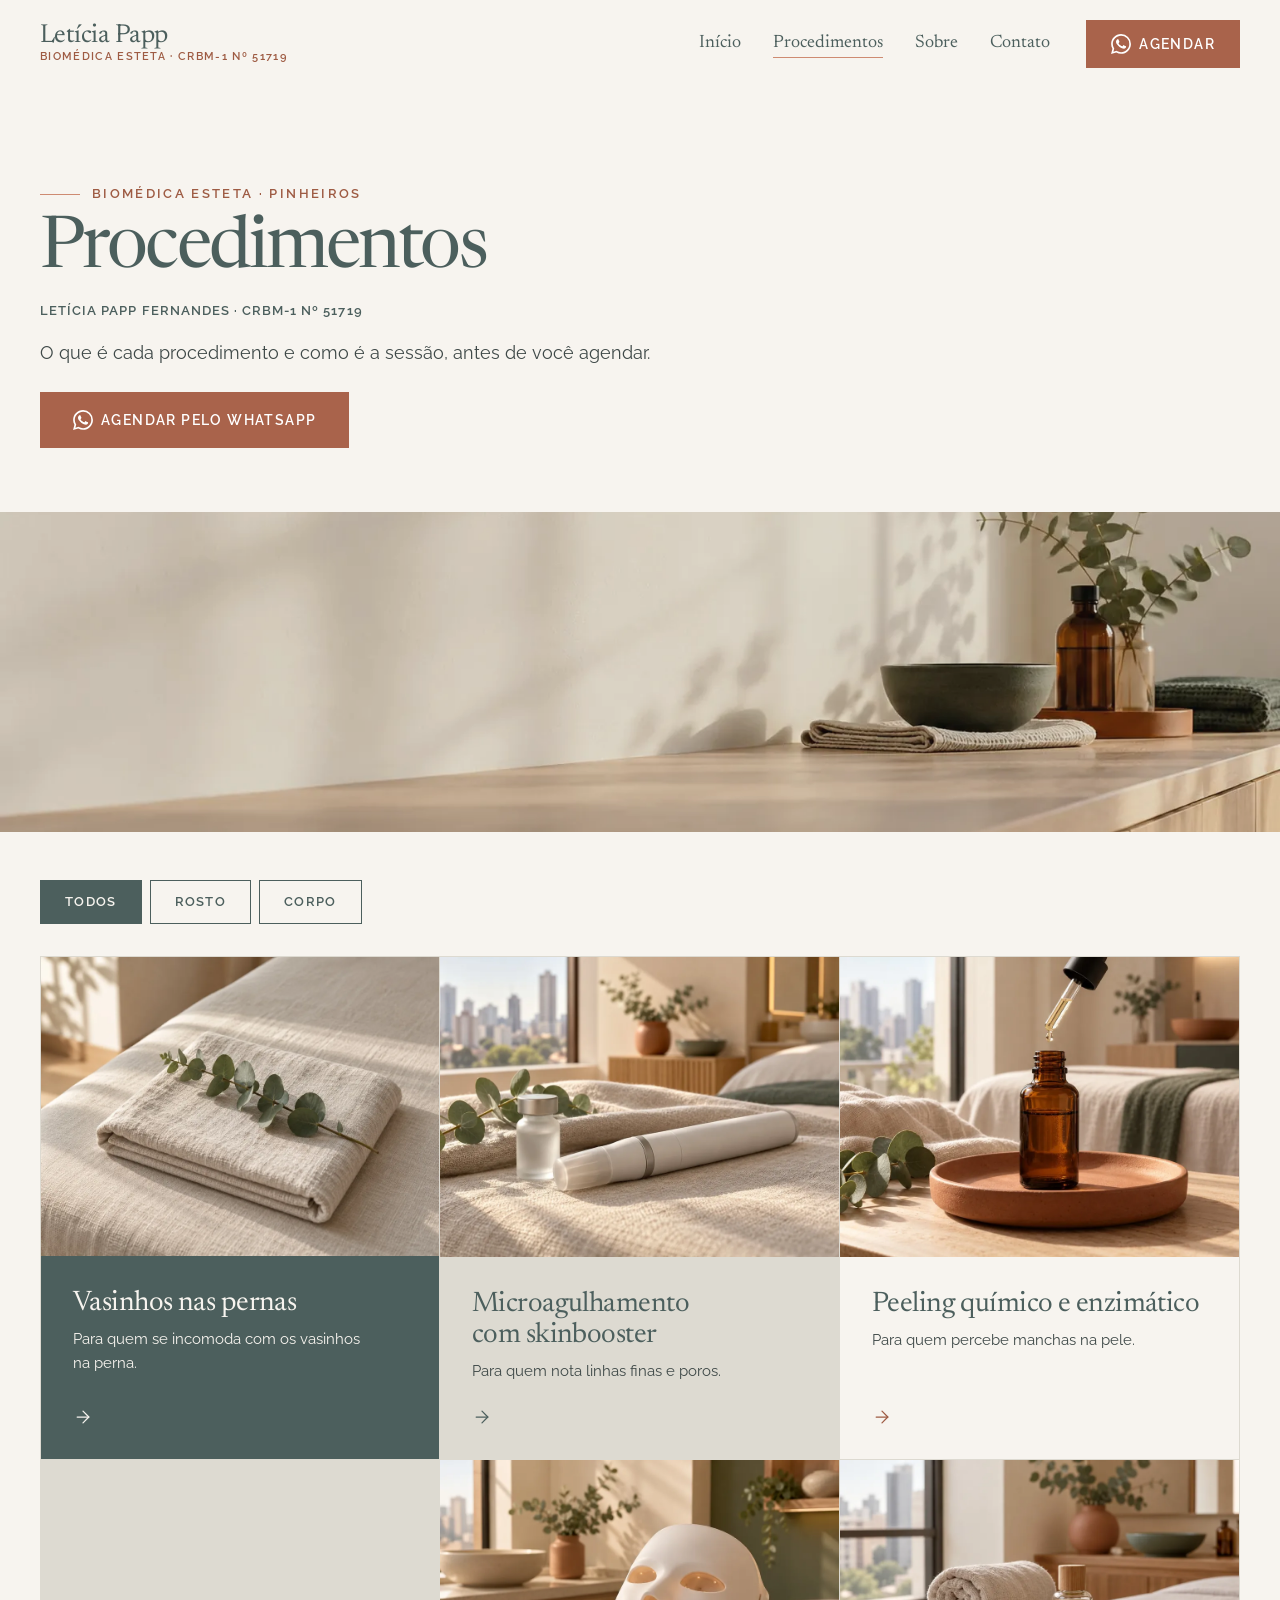
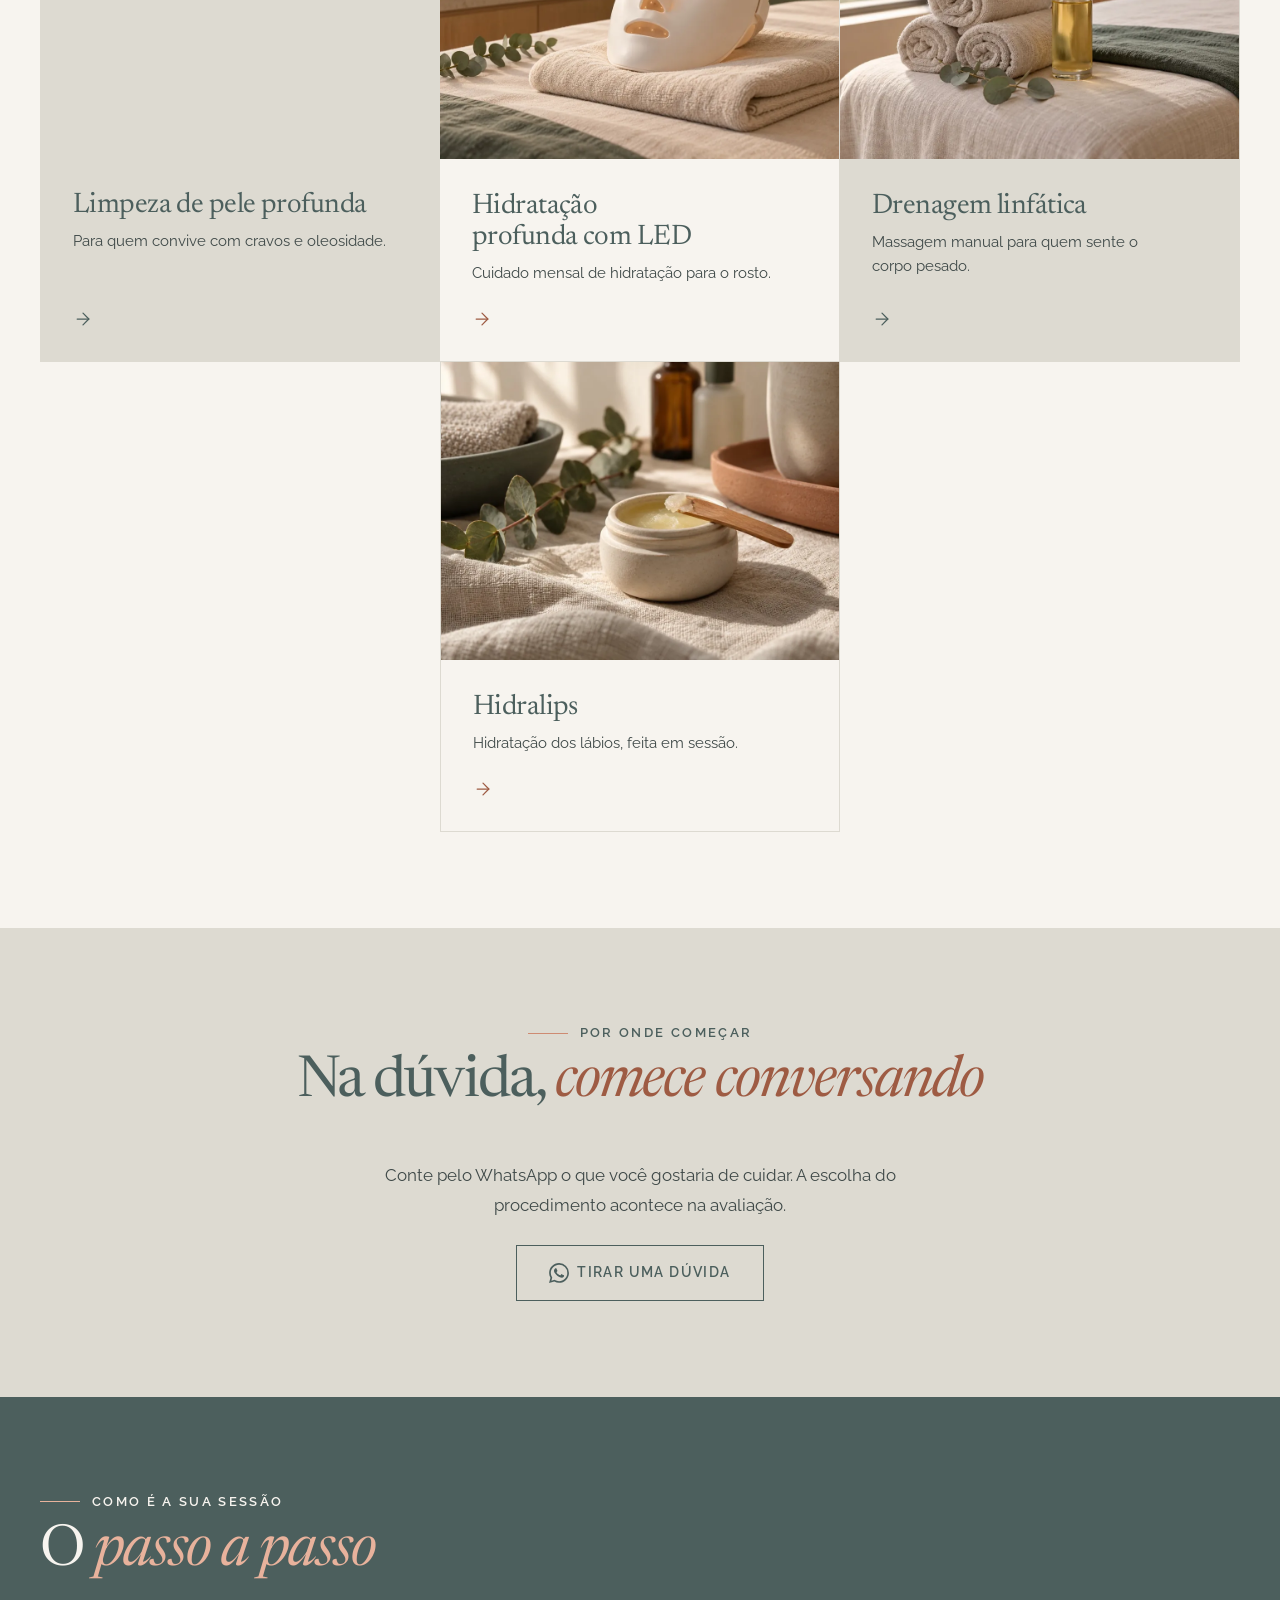
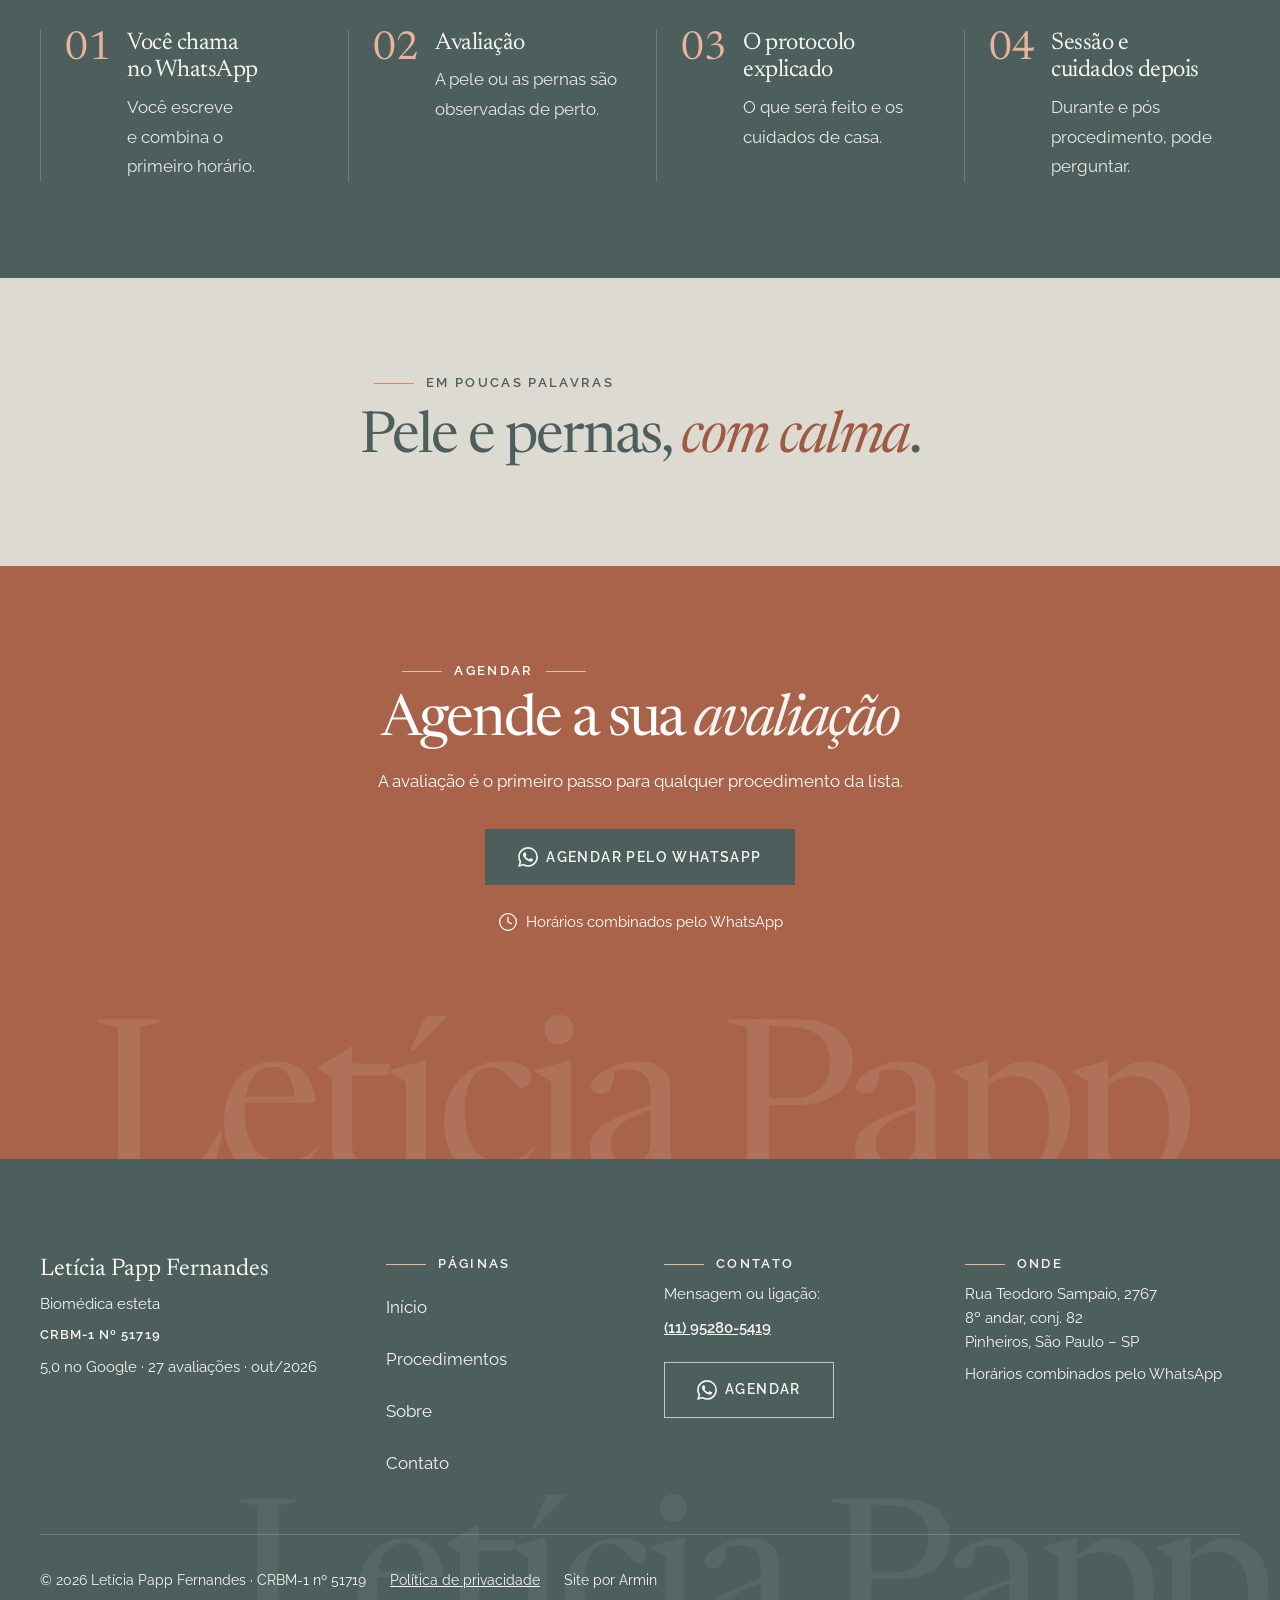
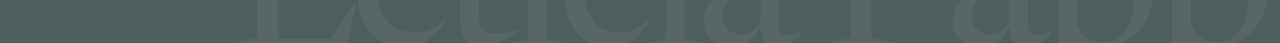
<file: procedimentos.html>
<!DOCTYPE html>
<!-- GERADO por _src/build.py a partir de _src/dados.py e _src/partes/. NÃO EDITE ESTE ARQUIVO: edite os dados e rode python3 _src/build.py -->
<html lang="pt-BR">
<head>
<meta charset="UTF-8">
<meta name="viewport" content="width=device-width, initial-scale=1">
<!-- PRÉ-VENDA: não remover até o Armin fechar a venda -->
<meta name="robots" content="noindex, nofollow">
<title>Procedimentos em Pinheiros, São Paulo · Letícia Papp</title>
<meta name="description" content="Vasinhos, microagulhamento com skinbooster, peeling, limpeza de pele, hidratação com LED, drenagem e Hidralips em Pinheiros, São Paulo.">
<meta property="og:title" content="Procedimentos em Pinheiros, São Paulo · Letícia Papp">
<meta property="og:description" content="Vasinhos, microagulhamento com skinbooster, peeling, limpeza de pele, hidratação com LED, drenagem e Hidralips em Pinheiros, São Paulo.">
<meta property="og:type" content="website">
<meta property="og:locale" content="pt_BR">
<meta property="og:image" content="https://infomediamethods-sys.github.io/leticia-papp-biomedica/assets/img/og-procedimentos.jpg">
<meta name="theme-color" content="#F7F4EF">
<link rel="icon" href="data:image/svg+xml,%3Csvg%20xmlns%3D%22http%3A//www.w3.org/2000/svg%22%20viewBox%3D%220%200%2064%2064%22%3E%3Crect%20width%3D%2264%22%20height%3D%2264%22%20rx%3D%2214%22%20fill%3D%22%234C5F5D%22/%3E%3Ctext%20x%3D%2232%22%20y%3D%2242%22%20text-anchor%3D%22middle%22%20font-family%3D%22Newsreader%2CGeorgia%2Cserif%22%20font-size%3D%2227%22%20fill%3D%22%23F7F4EF%22%3ELP%3C/text%3E%3C/svg%3E">
<script>document.documentElement.classList.add('js')</script>
<link rel="preconnect" href="https://fonts.googleapis.com">
<link rel="preconnect" href="https://fonts.gstatic.com" crossorigin>
<link href="https://fonts.googleapis.com/css2?family=Newsreader:ital,opsz,wght@0,6..72,400;1,6..72,400&amp;family=Raleway:wght@400;600&amp;display=swap" rel="stylesheet">
<link rel="preload" as="image" type="image/webp" media="(max-width: 899px)" imagesrcset="assets/img/hub-heroi-480.webp 480w, assets/img/hub-heroi-960.webp 960w" imagesizes="100vw">
<link rel="preload" as="image" type="image/webp" media="(min-width: 900px)" imagesrcset="assets/img/hub-heroi-960.webp 960w, assets/img/hub-heroi-1600.webp 1600w" imagesizes="100vw">
<link rel="stylesheet" href="assets/css/base.css">
<link rel="stylesheet" href="assets/css/style.css">

</head>
<body class="pagina-interna">
<a class="pular-conteudo" href="#conteudo">Pular para o conteúdo</a>
<header data-header class="cabecalho">
  <div class="container cabecalho__linha">
    <a class="marca" href="index.html"><span class="marca__nome">Letícia Papp</span><span class="marca__sub"><span class="nowrap">Biomédica esteta</span><span class="sep" aria-hidden="true"> · </span><span class="nowrap">CRBM&#8209;1 nº 51719</span></span></a>
    <nav class="cabecalho__nav" aria-label="Páginas"><a href="index.html">Início</a><a href="procedimentos.html" aria-current="page">Procedimentos</a><a href="sobre.html">Sobre</a><a href="contato.html">Contato</a></nav>
    <a class="botao botao--primario cabecalho__botao" href="https://wa.me/5511952805419?text=Ol%C3%A1%21%20Vim%20pelo%20site%20e%20quero%20agendar%20uma%20avalia%C3%A7%C3%A3o." target="_blank" rel="noopener" data-origem="cabecalho" aria-label="Agendar pelo WhatsApp com Letícia Papp"><svg class="icone icone--linha icone--marca" width="20" height="20" fill="currentColor" aria-hidden="true" focusable="false" role="img" viewBox="0 0 24 24" xmlns="http://www.w3.org/2000/svg"><path d="M17.472 14.382c-.297-.149-1.758-.867-2.03-.967-.273-.099-.471-.148-.67.15-.197.297-.767.966-.94 1.164-.173.199-.347.223-.644.075-.297-.15-1.255-.463-2.39-1.475-.883-.788-1.48-1.761-1.653-2.059-.173-.297-.018-.458.13-.606.134-.133.298-.347.446-.52.149-.174.198-.298.298-.497.099-.198.05-.371-.025-.52-.075-.149-.669-1.612-.916-2.207-.242-.579-.487-.5-.669-.51-.173-.008-.371-.01-.57-.01-.198 0-.52.074-.792.372-.272.297-1.04 1.016-1.04 2.479 0 1.462 1.065 2.875 1.213 3.074.149.198 2.096 3.2 5.077 4.487.709.306 1.262.489 1.694.625.712.227 1.36.195 1.871.118.571-.085 1.758-.719 2.006-1.413.248-.694.248-1.289.173-1.413-.074-.124-.272-.198-.57-.347m-5.421 7.403h-.004a9.87 9.87 0 01-5.031-1.378l-.361-.214-3.741.982.998-3.648-.235-.374a9.86 9.86 0 01-1.51-5.26c.001-5.45 4.436-9.884 9.888-9.884 2.64 0 5.122 1.03 6.988 2.898a9.825 9.825 0 012.893 6.994c-.003 5.45-4.437 9.884-9.885 9.884m8.413-18.297A11.815 11.815 0 0012.05 0C5.495 0 .16 5.335.157 11.892c0 2.096.547 4.142 1.588 5.945L.057 24l6.305-1.654a11.882 11.882 0 005.683 1.448h.005c6.554 0 11.89-5.335 11.893-11.893a11.821 11.821 0 00-3.48-8.413Z"/></svg><span>Agendar</span></a>
  </div>
</header>

<main id="conteudo">
<section class="heroi heroi--curto" data-heroi><div class="container heroi__texto"><p class="rotulo entra" style="--atraso:.05s"><span><span class="nowrap">Biomédica esteta</span><span class="sep" aria-hidden="true"> · </span><span class="nowrap">Pinheiros</span></span></p><h1 class="entra" style="--atraso:.15s">Procedimentos</h1><p class="heroi__registro entra" style="--atraso:.25s"><span class="nowrap">Letícia Papp Fernandes</span><span class="sep" aria-hidden="true"> · </span><span class="nowrap">CRBM&#8209;1 nº 51719</span></p><p class="heroi__apoio entra" style="--atraso:.3s">O que é cada procedimento e como é a sessão, antes de você agendar.</p><div class="heroi__acoes entra" style="--atraso:.4s"><a class="botao botao--primario" href="https://wa.me/5511952805419?text=Ol%C3%A1%21%20Vim%20pelo%20site.%20Queria%20uma%20orienta%C3%A7%C3%A3o%20sobre%20qual%20procedimento%20%C3%A9%20para%20mim." target="_blank" rel="noopener" data-origem="hub"><svg class="icone icone--linha icone--marca" width="20" height="20" fill="currentColor" aria-hidden="true" focusable="false" role="img" viewBox="0 0 24 24" xmlns="http://www.w3.org/2000/svg"><path d="M17.472 14.382c-.297-.149-1.758-.867-2.03-.967-.273-.099-.471-.148-.67.15-.197.297-.767.966-.94 1.164-.173.199-.347.223-.644.075-.297-.15-1.255-.463-2.39-1.475-.883-.788-1.48-1.761-1.653-2.059-.173-.297-.018-.458.13-.606.134-.133.298-.347.446-.52.149-.174.198-.298.298-.497.099-.198.05-.371-.025-.52-.075-.149-.669-1.612-.916-2.207-.242-.579-.487-.5-.669-.51-.173-.008-.371-.01-.57-.01-.198 0-.52.074-.792.372-.272.297-1.04 1.016-1.04 2.479 0 1.462 1.065 2.875 1.213 3.074.149.198 2.096 3.2 5.077 4.487.709.306 1.262.489 1.694.625.712.227 1.36.195 1.871.118.571-.085 1.758-.719 2.006-1.413.248-.694.248-1.289.173-1.413-.074-.124-.272-.198-.57-.347m-5.421 7.403h-.004a9.87 9.87 0 01-5.031-1.378l-.361-.214-3.741.982.998-3.648-.235-.374a9.86 9.86 0 01-1.51-5.26c.001-5.45 4.436-9.884 9.888-9.884 2.64 0 5.122 1.03 6.988 2.898a9.825 9.825 0 012.893 6.994c-.003 5.45-4.437 9.884-9.885 9.884m8.413-18.297A11.815 11.815 0 0012.05 0C5.495 0 .16 5.335.157 11.892c0 2.096.547 4.142 1.588 5.945L.057 24l6.305-1.654a11.882 11.882 0 005.683 1.448h.005c6.554 0 11.89-5.335 11.893-11.893a11.821 11.821 0 00-3.48-8.413Z"/></svg><span>Agendar pelo WhatsApp</span></a></div></div></section><div class="faixa-imagem"><div class="midia proporcao-heroi faixa-imagem__midia"><picture><source type="image/webp" media="(max-width: 899px)" srcset="assets/img/hub-heroi-480.webp 480w, assets/img/hub-heroi-960.webp 960w" sizes="100vw"><source type="image/webp" srcset="assets/img/hub-heroi-960.webp 960w, assets/img/hub-heroi-1600.webp 1600w" sizes="100vw"><img src="assets/img/hub-heroi-960.jpg" width="960" height="640" alt="Bancada com frascos de vidro, toalhas e peças de cerâmica enfileirados" decoding="async" fetchpriority="high"></picture></div></div><section class="secao lista-proc" id="lista"><div class="container"><div class="chips revelar" role="group" aria-label="Filtrar por objetivo"><button type="button" class="chip" data-filtro="todos" aria-pressed="true">Todos</button><button type="button" class="chip" data-filtro="Rosto" aria-pressed="false">Rosto</button><button type="button" class="chip" data-filtro="Corpo" aria-pressed="false">Corpo</button></div><ul class="grade grade--3 grade--colada grade--portas grade--hub" role="list"><li class="revelar"><a class="card card--link" href="procedimentos-vasinhos.html" data-grupos="Corpo"><div class="midia proporcao-card card__midia"><picture><source type="image/webp" media="(max-width: 899px)" srcset="assets/img/porta-vasinhos-480.webp 480w, assets/img/porta-vasinhos-960.webp 960w" sizes="40vw"><source type="image/webp" srcset="assets/img/porta-vasinhos-960.webp 960w, assets/img/porta-vasinhos-1600.webp 1600w" sizes="(min-width: 900px) 400px, 40vw"><img src="assets/img/porta-vasinhos-960.jpg" width="960" height="720" alt="Toalha de linho dobrada sobre a maca, com um ramo de eucalipto" decoding="async" ></picture></div><div class="card__corpo"><h3 class="card__titulo">Vasinhos nas pernas</h3><p class="card__texto">Para quem se incomoda com os vasinhos na perna.</p><span class="card__seta"><svg aria-hidden="true" focusable="false" class="icone icone--linha icone--arrow-right" xmlns="http://www.w3.org/2000/svg" width="20" height="20" viewBox="0 0 24 24" fill="none" stroke="currentColor" stroke-width="1.5" stroke-linecap="round" stroke-linejoin="round" ><path d="M5 12h14" /><path d="m12 5 7 7-7 7" /></svg></span></div></a></li><li class="revelar"><a class="card card--link" href="procedimentos-microagulhamento.html" data-grupos="Rosto"><div class="midia proporcao-card card__midia"><picture><source type="image/webp" media="(max-width: 899px)" srcset="assets/img/porta-microagulhamento-480.webp 480w, assets/img/porta-microagulhamento-960.webp 960w" sizes="40vw"><source type="image/webp" srcset="assets/img/porta-microagulhamento-960.webp 960w, assets/img/porta-microagulhamento-1600.webp 1600w" sizes="(min-width: 900px) 400px, 40vw"><img src="assets/img/porta-microagulhamento-960.jpg" width="960" height="720" alt="Caneta de microagulhamento tampada sobre linho, ao lado de um frasco fosco" decoding="async" ></picture></div><div class="card__corpo"><h3 class="card__titulo">Microagulhamento com skinbooster</h3><p class="card__texto">Para quem nota linhas finas e poros.</p><span class="card__seta"><svg aria-hidden="true" focusable="false" class="icone icone--linha icone--arrow-right" xmlns="http://www.w3.org/2000/svg" width="20" height="20" viewBox="0 0 24 24" fill="none" stroke="currentColor" stroke-width="1.5" stroke-linecap="round" stroke-linejoin="round" ><path d="M5 12h14" /><path d="m12 5 7 7-7 7" /></svg></span></div></a></li><li class="revelar"><a class="card card--link" href="procedimentos-peeling.html" data-grupos="Rosto"><div class="midia proporcao-card card__midia"><picture><source type="image/webp" media="(max-width: 899px)" srcset="assets/img/porta-peeling-480.webp 480w, assets/img/porta-peeling-960.webp 960w" sizes="40vw"><source type="image/webp" srcset="assets/img/porta-peeling-960.webp 960w, assets/img/porta-peeling-1600.webp 1600w" sizes="(min-width: 900px) 400px, 40vw"><img src="assets/img/porta-peeling-960.jpg" width="960" height="720" alt="Frasco âmbar com conta-gotas sobre bandeja de cerâmica" decoding="async" loading="lazy"></picture></div><div class="card__corpo"><h3 class="card__titulo">Peeling químico e enzimático</h3><p class="card__texto">Para quem percebe manchas na pele.</p><span class="card__seta"><svg aria-hidden="true" focusable="false" class="icone icone--linha icone--arrow-right" xmlns="http://www.w3.org/2000/svg" width="20" height="20" viewBox="0 0 24 24" fill="none" stroke="currentColor" stroke-width="1.5" stroke-linecap="round" stroke-linejoin="round" ><path d="M5 12h14" /><path d="m12 5 7 7-7 7" /></svg></span></div></a></li><li class="revelar"><a class="card card--link" href="procedimentos-limpeza-de-pele.html" data-grupos="Rosto"><div class="midia proporcao-card card__midia"><picture><source type="image/webp" media="(max-width: 899px)" srcset="assets/img/porta-limpeza-de-pele-480.webp 480w, assets/img/porta-limpeza-de-pele-960.webp 960w" sizes="40vw"><source type="image/webp" srcset="assets/img/porta-limpeza-de-pele-960.webp 960w, assets/img/porta-limpeza-de-pele-1600.webp 1600w" sizes="(min-width: 900px) 400px, 40vw"><img src="assets/img/porta-limpeza-de-pele-960.jpg" width="960" height="720" alt="Escova facial de cabo de madeira sobre toalha de linho" decoding="async" loading="lazy"></picture></div><div class="card__corpo"><h3 class="card__titulo">Limpeza de pele profunda</h3><p class="card__texto">Para quem convive com cravos e oleosidade.</p><span class="card__seta"><svg aria-hidden="true" focusable="false" class="icone icone--linha icone--arrow-right" xmlns="http://www.w3.org/2000/svg" width="20" height="20" viewBox="0 0 24 24" fill="none" stroke="currentColor" stroke-width="1.5" stroke-linecap="round" stroke-linejoin="round" ><path d="M5 12h14" /><path d="m12 5 7 7-7 7" /></svg></span></div></a></li><li class="revelar"><a class="card card--link" href="procedimentos-hidratacao-profunda.html" data-grupos="Rosto"><div class="midia proporcao-card card__midia"><picture><source type="image/webp" media="(max-width: 899px)" srcset="assets/img/porta-hidratacao-profunda-480.webp 480w, assets/img/porta-hidratacao-profunda-960.webp 960w" sizes="40vw"><source type="image/webp" srcset="assets/img/porta-hidratacao-profunda-960.webp 960w, assets/img/porta-hidratacao-profunda-1600.webp 1600w" sizes="(min-width: 900px) 400px, 40vw"><img src="assets/img/porta-hidratacao-profunda-960.jpg" width="960" height="720" alt="Máscara facial de LED apoiada sobre toalha creme" decoding="async" loading="lazy"></picture></div><div class="card__corpo"><h3 class="card__titulo">Hidratação profunda com LED</h3><p class="card__texto">Cuidado mensal de hidratação para o rosto.</p><span class="card__seta"><svg aria-hidden="true" focusable="false" class="icone icone--linha icone--arrow-right" xmlns="http://www.w3.org/2000/svg" width="20" height="20" viewBox="0 0 24 24" fill="none" stroke="currentColor" stroke-width="1.5" stroke-linecap="round" stroke-linejoin="round" ><path d="M5 12h14" /><path d="m12 5 7 7-7 7" /></svg></span></div></a></li><li class="revelar"><a class="card card--link" href="procedimentos-drenagem-linfatica.html" data-grupos="Corpo"><div class="midia proporcao-card card__midia"><picture><source type="image/webp" media="(max-width: 899px)" srcset="assets/img/porta-drenagem-linfatica-480.webp 480w, assets/img/porta-drenagem-linfatica-960.webp 960w" sizes="40vw"><source type="image/webp" srcset="assets/img/porta-drenagem-linfatica-960.webp 960w, assets/img/porta-drenagem-linfatica-1600.webp 1600w" sizes="(min-width: 900px) 400px, 40vw"><img src="assets/img/porta-drenagem-linfatica-960.jpg" width="960" height="720" alt="Toalhas de linho enroladas e garrafa de vidro" decoding="async" loading="lazy"></picture></div><div class="card__corpo"><h3 class="card__titulo">Drenagem linfática</h3><p class="card__texto">Massagem manual para quem sente o corpo pesado.</p><span class="card__seta"><svg aria-hidden="true" focusable="false" class="icone icone--linha icone--arrow-right" xmlns="http://www.w3.org/2000/svg" width="20" height="20" viewBox="0 0 24 24" fill="none" stroke="currentColor" stroke-width="1.5" stroke-linecap="round" stroke-linejoin="round" ><path d="M5 12h14" /><path d="m12 5 7 7-7 7" /></svg></span></div></a></li><li class="revelar"><a class="card card--link" href="procedimentos-hidralips.html" data-grupos="Rosto"><div class="midia proporcao-card card__midia"><picture><source type="image/webp" media="(max-width: 899px)" srcset="assets/img/porta-hidralips-480.webp 480w, assets/img/porta-hidralips-960.webp 960w" sizes="40vw"><source type="image/webp" srcset="assets/img/porta-hidralips-960.webp 960w, assets/img/porta-hidralips-1600.webp 1600w" sizes="(min-width: 900px) 400px, 40vw"><img src="assets/img/porta-hidralips-960.jpg" width="960" height="720" alt="Pote de cerâmica com bálsamo labial e espátula de madeira" decoding="async" loading="lazy"></picture></div><div class="card__corpo"><h3 class="card__titulo">Hidralips</h3><p class="card__texto">Hidratação dos lábios, feita em sessão.</p><span class="card__seta"><svg aria-hidden="true" focusable="false" class="icone icone--linha icone--arrow-right" xmlns="http://www.w3.org/2000/svg" width="20" height="20" viewBox="0 0 24 24" fill="none" stroke="currentColor" stroke-width="1.5" stroke-linecap="round" stroke-linejoin="round" ><path d="M5 12h14" /><path d="m12 5 7 7-7 7" /></svg></span></div></a></li></ul></div></section><section class="secao secao--claro-2 nao-achou" id="nao-achou"><div class="container--estreito nao-achou__caixa"><div class="cabeca revelar cabeca--centro"><p class="rotulo">Por onde começar</p><h2>Na dúvida, <em>comece conversando</em></h2></div><div class="revelar"><p>Conte pelo WhatsApp o que você gostaria de cuidar. A escolha do procedimento acontece na avaliação.</p><a class="botao botao--contorno" href="https://wa.me/5511952805419?text=Ol%C3%A1%21%20Vim%20pelo%20site.%20Queria%20uma%20orienta%C3%A7%C3%A3o%20sobre%20qual%20procedimento%20%C3%A9%20para%20mim." target="_blank" rel="noopener" data-origem="hub"><svg class="icone icone--linha icone--marca" width="20" height="20" fill="currentColor" aria-hidden="true" focusable="false" role="img" viewBox="0 0 24 24" xmlns="http://www.w3.org/2000/svg"><path d="M17.472 14.382c-.297-.149-1.758-.867-2.03-.967-.273-.099-.471-.148-.67.15-.197.297-.767.966-.94 1.164-.173.199-.347.223-.644.075-.297-.15-1.255-.463-2.39-1.475-.883-.788-1.48-1.761-1.653-2.059-.173-.297-.018-.458.13-.606.134-.133.298-.347.446-.52.149-.174.198-.298.298-.497.099-.198.05-.371-.025-.52-.075-.149-.669-1.612-.916-2.207-.242-.579-.487-.5-.669-.51-.173-.008-.371-.01-.57-.01-.198 0-.52.074-.792.372-.272.297-1.04 1.016-1.04 2.479 0 1.462 1.065 2.875 1.213 3.074.149.198 2.096 3.2 5.077 4.487.709.306 1.262.489 1.694.625.712.227 1.36.195 1.871.118.571-.085 1.758-.719 2.006-1.413.248-.694.248-1.289.173-1.413-.074-.124-.272-.198-.57-.347m-5.421 7.403h-.004a9.87 9.87 0 01-5.031-1.378l-.361-.214-3.741.982.998-3.648-.235-.374a9.86 9.86 0 01-1.51-5.26c.001-5.45 4.436-9.884 9.888-9.884 2.64 0 5.122 1.03 6.988 2.898a9.825 9.825 0 012.893 6.994c-.003 5.45-4.437 9.884-9.885 9.884m8.413-18.297A11.815 11.815 0 0012.05 0C5.495 0 .16 5.335.157 11.892c0 2.096.547 4.142 1.588 5.945L.057 24l6.305-1.654a11.882 11.882 0 005.683 1.448h.005c6.554 0 11.89-5.335 11.893-11.893a11.821 11.821 0 00-3.48-8.413Z"/></svg><span>Tirar uma dúvida</span></a></div></div></section><section class="secao secao--escuro sessao" id="como-e-a-sessao" data-sessao><div class="container"><div class="cabeca revelar cabeca--clara"><p class="rotulo rotulo--claro">Como é a sua sessão</p><h2>O <em class="em--longo">passo a passo</em></h2></div><div class="sessao__grade"><ol class="passos  passos--seq" role="list"><li class="passo" data-passo="1" style="--i:0"><span class="passo__numero">01</span><div><h3 class="passo__titulo">Você chama no WhatsApp</h3><p>Você escreve e combina o primeiro horário.</p></div></li><li class="passo" data-passo="2" style="--i:1"><span class="passo__numero">02</span><div><h3 class="passo__titulo">Avaliação</h3><p>A pele ou as pernas são observadas de perto.</p></div></li><li class="passo" data-passo="3" style="--i:2"><span class="passo__numero">03</span><div><h3 class="passo__titulo">O protocolo explicado</h3><p>O que será feito e os cuidados de casa.</p></div></li><li class="passo" data-passo="4" style="--i:3"><span class="passo__numero">04</span><div><h3 class="passo__titulo">Sessão e cuidados depois</h3><p>Durante e pós procedimento, pode perguntar.</p></div></li></ol></div></div></section><section class="secao secao--claro-2 frase"><div class="container--estreito revelar"><p class="rotulo">Em poucas palavras</p><h2 class="frase__texto">Pele e pernas, <em>com calma</em>.</h2></div></section><section class="secao secao--terracota cta" id="contato"><div class="container--estreito cta__caixa revelar"><p class="rotulo rotulo--fios">Agendar</p><h2>Agende a sua <em>avaliação</em></h2><p class="cta__texto">A avaliação é o primeiro passo para qualquer procedimento da lista.</p><div class="cta__acoes"><a class="botao botao--primario" href="https://wa.me/5511952805419?text=Ol%C3%A1%21%20Vim%20pelo%20site.%20Queria%20uma%20orienta%C3%A7%C3%A3o%20sobre%20qual%20procedimento%20%C3%A9%20para%20mim." target="_blank" rel="noopener" data-origem="hub"><svg class="icone icone--linha icone--marca" width="20" height="20" fill="currentColor" aria-hidden="true" focusable="false" role="img" viewBox="0 0 24 24" xmlns="http://www.w3.org/2000/svg"><path d="M17.472 14.382c-.297-.149-1.758-.867-2.03-.967-.273-.099-.471-.148-.67.15-.197.297-.767.966-.94 1.164-.173.199-.347.223-.644.075-.297-.15-1.255-.463-2.39-1.475-.883-.788-1.48-1.761-1.653-2.059-.173-.297-.018-.458.13-.606.134-.133.298-.347.446-.52.149-.174.198-.298.298-.497.099-.198.05-.371-.025-.52-.075-.149-.669-1.612-.916-2.207-.242-.579-.487-.5-.669-.51-.173-.008-.371-.01-.57-.01-.198 0-.52.074-.792.372-.272.297-1.04 1.016-1.04 2.479 0 1.462 1.065 2.875 1.213 3.074.149.198 2.096 3.2 5.077 4.487.709.306 1.262.489 1.694.625.712.227 1.36.195 1.871.118.571-.085 1.758-.719 2.006-1.413.248-.694.248-1.289.173-1.413-.074-.124-.272-.198-.57-.347m-5.421 7.403h-.004a9.87 9.87 0 01-5.031-1.378l-.361-.214-3.741.982.998-3.648-.235-.374a9.86 9.86 0 01-1.51-5.26c.001-5.45 4.436-9.884 9.888-9.884 2.64 0 5.122 1.03 6.988 2.898a9.825 9.825 0 012.893 6.994c-.003 5.45-4.437 9.884-9.885 9.884m8.413-18.297A11.815 11.815 0 0012.05 0C5.495 0 .16 5.335.157 11.892c0 2.096.547 4.142 1.588 5.945L.057 24l6.305-1.654a11.882 11.882 0 005.683 1.448h.005c6.554 0 11.89-5.335 11.893-11.893a11.821 11.821 0 00-3.48-8.413Z"/></svg><span>Agendar pelo WhatsApp</span></a></div><ul class="cta__linhas" role="list"><li><svg aria-hidden="true" focusable="false" class="icone icone--linha icone--clock" xmlns="http://www.w3.org/2000/svg" width="20" height="20" viewBox="0 0 24 24" fill="none" stroke="currentColor" stroke-width="1.5" stroke-linecap="round" stroke-linejoin="round" ><circle cx="12" cy="12" r="10" /><path d="M12 6v6l4 2" /></svg><span><span class="nowrap">Horários combinados pelo WhatsApp</span></span></li></ul></div><p class="cta__marca" aria-hidden="true">Letícia Papp</p></section>
</main>
<footer class="rodape">
  <div class="container">
    <div class="rodape__grade">
      <div class="rodape__id">
        <p class="rodape__nome">Letícia Papp Fernandes</p>
        <p class="rodape__texto">Biomédica esteta</p>
        <p class="rodape__registro">CRBM&#8209;1 nº 51719</p>
        <p class="rodape__texto rodape__nota"><span class="nowrap">5,0 no Google</span><span class="sep" aria-hidden="true"> · </span><span class="nowrap">27 avaliações</span><span class="sep" aria-hidden="true"> · </span><span class="nowrap">out/2026</span></p>
      </div>
      <div><p class="rotulo rotulo--claro">Páginas</p><ul class="rodape__links" role="list"><li><a href="index.html">Início</a></li><li><a href="procedimentos.html">Procedimentos</a></li><li><a href="sobre.html">Sobre</a></li><li><a href="contato.html">Contato</a></li></ul></div>
      <div><p class="rotulo rotulo--claro">Contato</p><p class="rodape__texto">Mensagem ou ligação:<br><a class="rodape__tel" href="tel:+5511952805419">(11) 95280-5419</a></p><p class="rodape__acao"><a class="botao botao--contorno botao--claro" href="https://wa.me/5511952805419?text=Ol%C3%A1%21%20Vim%20pelo%20site%20e%20quero%20agendar%20uma%20avalia%C3%A7%C3%A3o." target="_blank" rel="noopener" data-origem="rodape"><svg class="icone icone--linha icone--marca" width="20" height="20" fill="currentColor" aria-hidden="true" focusable="false" role="img" viewBox="0 0 24 24" xmlns="http://www.w3.org/2000/svg"><path d="M17.472 14.382c-.297-.149-1.758-.867-2.03-.967-.273-.099-.471-.148-.67.15-.197.297-.767.966-.94 1.164-.173.199-.347.223-.644.075-.297-.15-1.255-.463-2.39-1.475-.883-.788-1.48-1.761-1.653-2.059-.173-.297-.018-.458.13-.606.134-.133.298-.347.446-.52.149-.174.198-.298.298-.497.099-.198.05-.371-.025-.52-.075-.149-.669-1.612-.916-2.207-.242-.579-.487-.5-.669-.51-.173-.008-.371-.01-.57-.01-.198 0-.52.074-.792.372-.272.297-1.04 1.016-1.04 2.479 0 1.462 1.065 2.875 1.213 3.074.149.198 2.096 3.2 5.077 4.487.709.306 1.262.489 1.694.625.712.227 1.36.195 1.871.118.571-.085 1.758-.719 2.006-1.413.248-.694.248-1.289.173-1.413-.074-.124-.272-.198-.57-.347m-5.421 7.403h-.004a9.87 9.87 0 01-5.031-1.378l-.361-.214-3.741.982.998-3.648-.235-.374a9.86 9.86 0 01-1.51-5.26c.001-5.45 4.436-9.884 9.888-9.884 2.64 0 5.122 1.03 6.988 2.898a9.825 9.825 0 012.893 6.994c-.003 5.45-4.437 9.884-9.885 9.884m8.413-18.297A11.815 11.815 0 0012.05 0C5.495 0 .16 5.335.157 11.892c0 2.096.547 4.142 1.588 5.945L.057 24l6.305-1.654a11.882 11.882 0 005.683 1.448h.005c6.554 0 11.89-5.335 11.893-11.893a11.821 11.821 0 00-3.48-8.413Z"/></svg><span>Agendar</span></a></p></div>
      <div><p class="rotulo rotulo--claro">Onde</p><address class="rodape__texto">Rua Teodoro Sampaio, 2767<br>8º andar, conj. 82<br>Pinheiros, São Paulo – SP</address><p class="rodape__texto">Horários combinados pelo WhatsApp</p></div>
    </div>
    <div class="rodape__base">
      <p><span class="nowrap">© 2026 Letícia Papp Fernandes</span><span class="sep" aria-hidden="true"> · </span><span class="nowrap">CRBM&#8209;1 nº 51719</span></p>
      <p><a href="politica-de-privacidade.html">Política de privacidade</a></p>
      <p>Site por Armin</p>
    </div>
  </div>
  <p class="rodape__marca" aria-hidden="true">Letícia Papp</p>
</footer>

<script src="assets/js/lenis.min.js" defer></script>
<script src="assets/js/main.js" defer></script>
<script src="assets/js/movimento.js" defer></script>
</body>
</html>
</file>
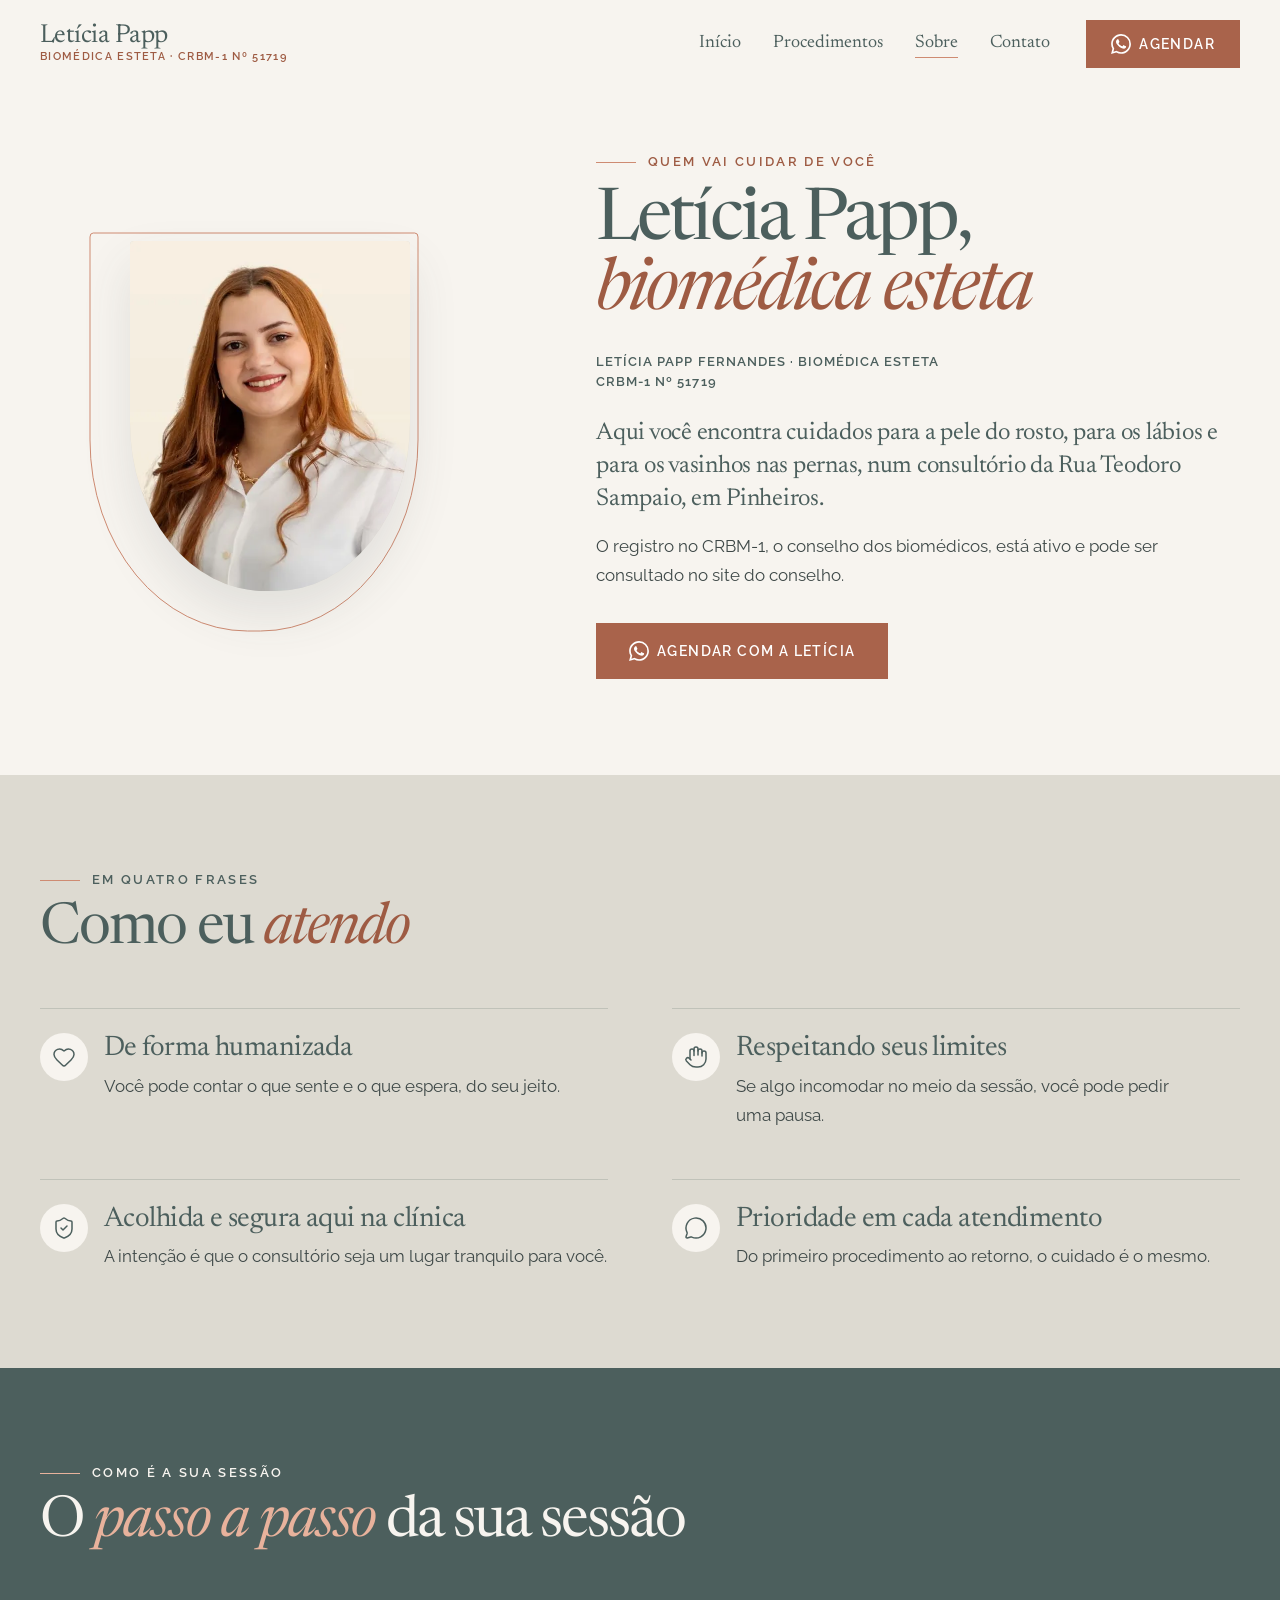
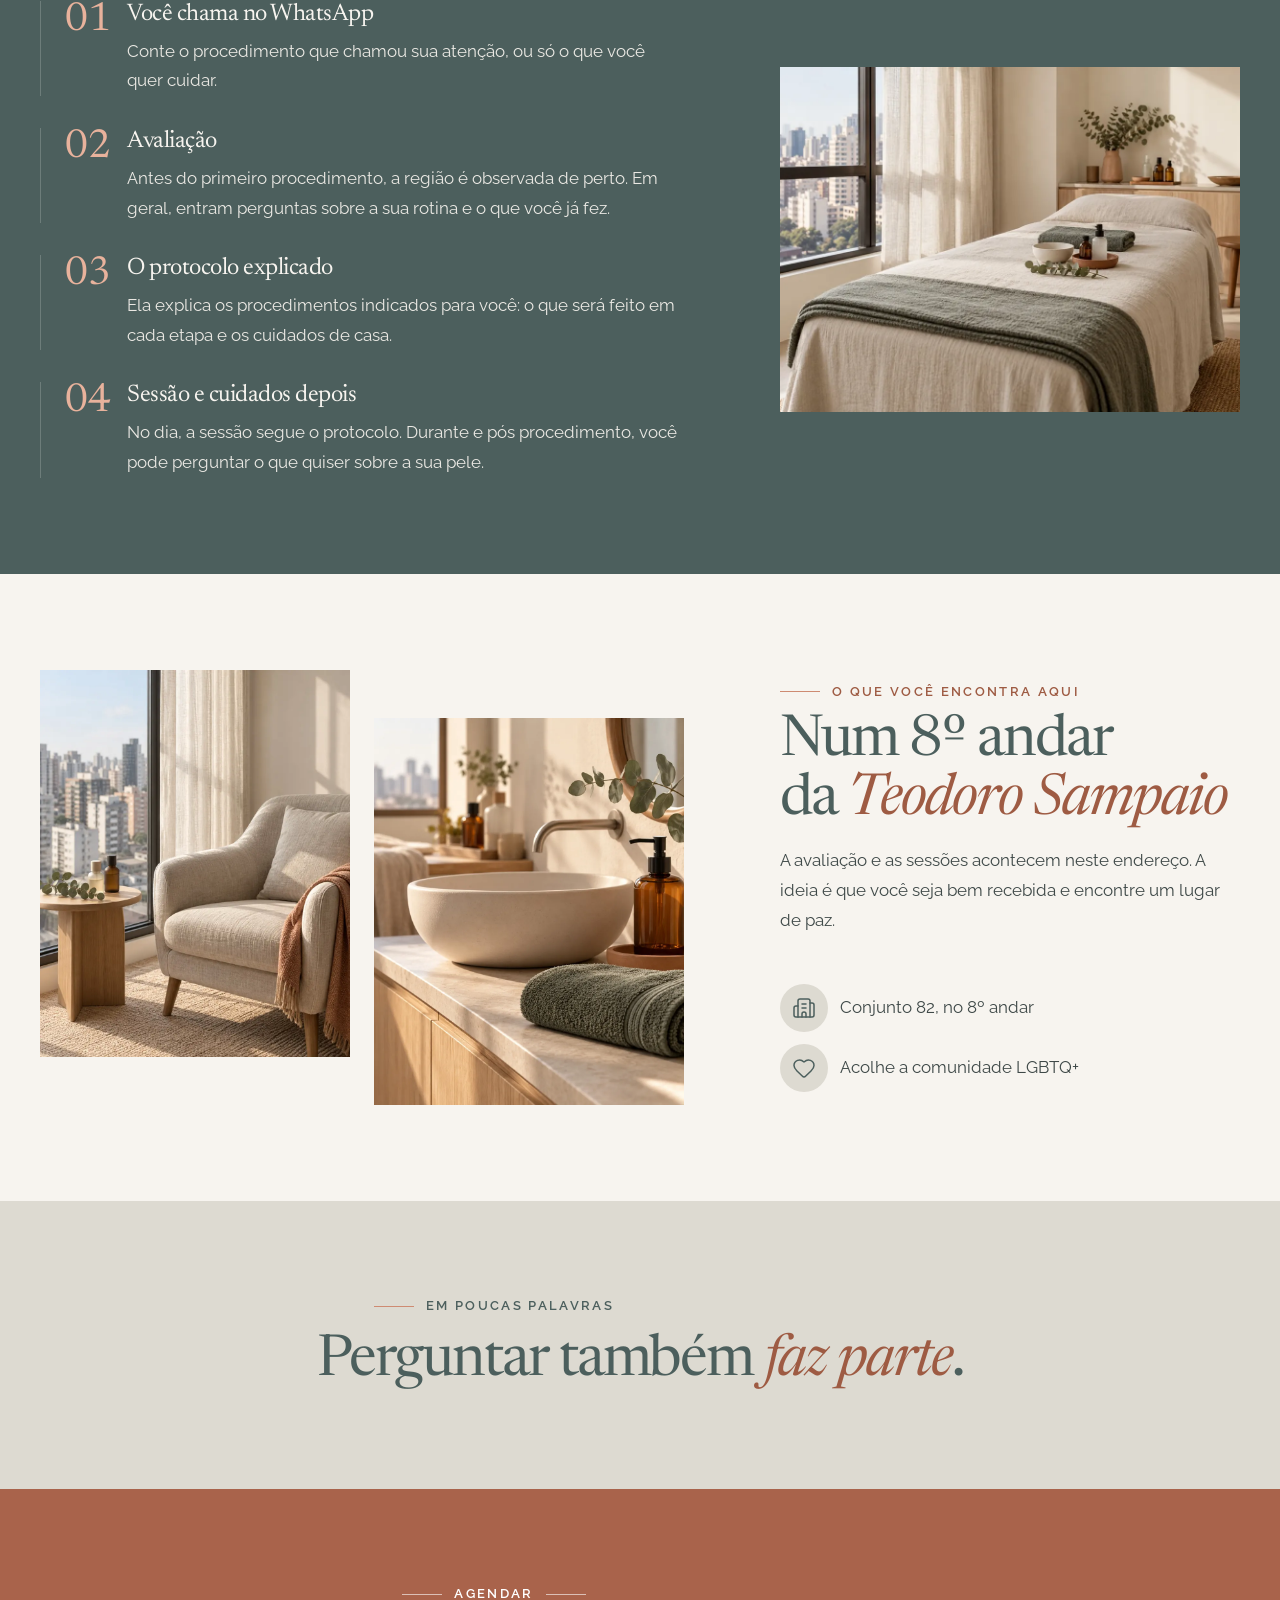
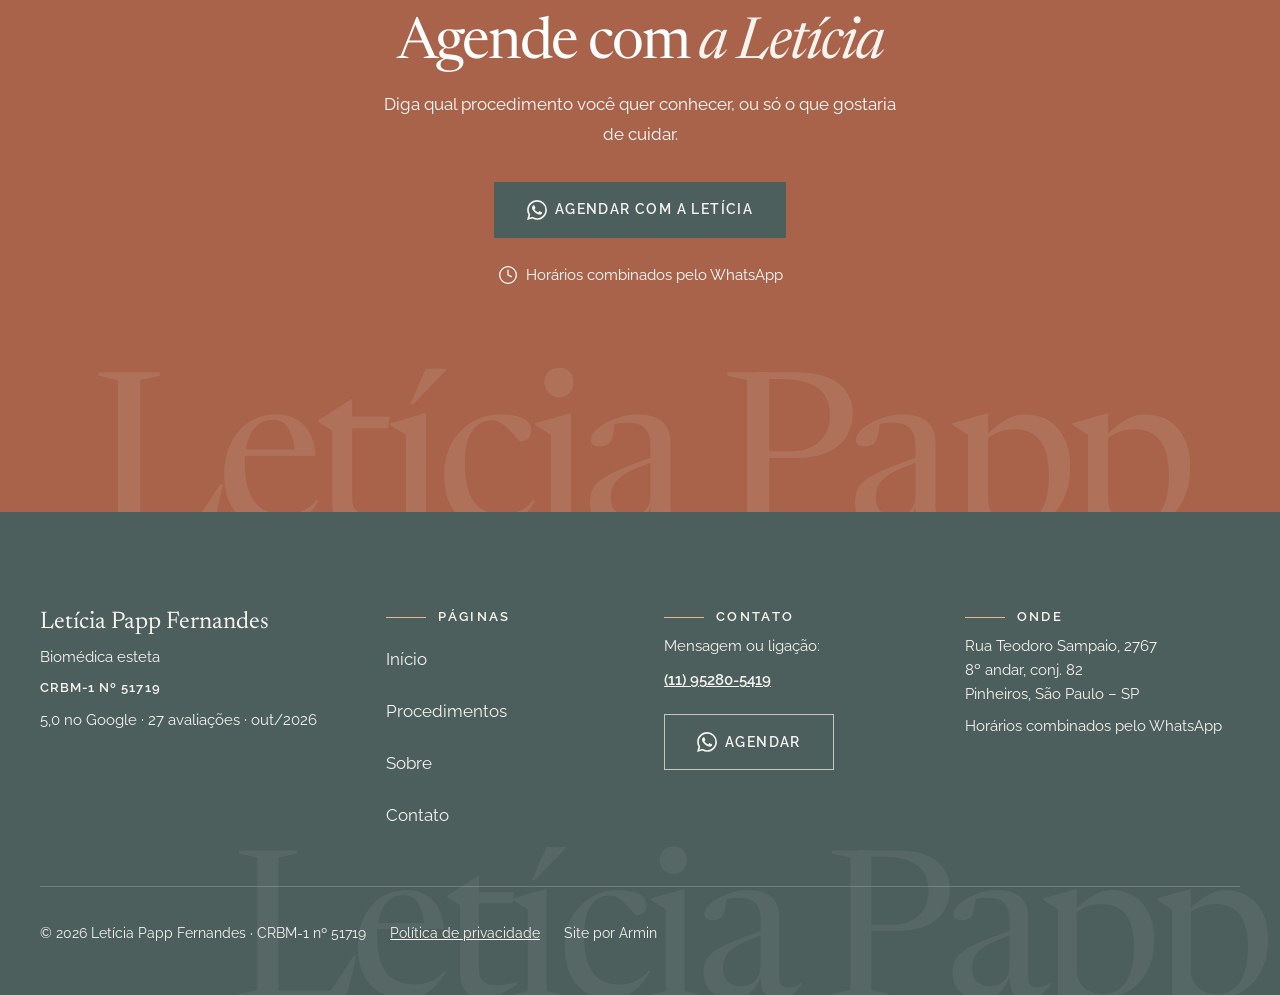
<file: sobre.html>
<!DOCTYPE html>
<!-- GERADO por _src/build.py a partir de _src/dados.py e _src/partes/. NÃO EDITE ESTE ARQUIVO: edite os dados e rode python3 _src/build.py -->
<html lang="pt-BR">
<head>
<meta charset="UTF-8">
<meta name="viewport" content="width=device-width, initial-scale=1">
<!-- PRÉ-VENDA: não remover até o Armin fechar a venda -->
<meta name="robots" content="noindex, nofollow">
<title>Letícia Papp, biomédica esteta em Pinheiros · CRBM-1 51719</title>
<meta name="description" content="Letícia Papp Fernandes, biomédica esteta com registro ativo no CRBM-1 nº 51719, atende em Pinheiros, São Paulo. Conheça como ela atende.">
<meta property="og:title" content="Letícia Papp, biomédica esteta em Pinheiros · CRBM-1 51719">
<meta property="og:description" content="Letícia Papp Fernandes, biomédica esteta com registro ativo no CRBM-1 nº 51719, atende em Pinheiros, São Paulo. Conheça como ela atende.">
<meta property="og:type" content="website">
<meta property="og:locale" content="pt_BR">
<meta property="og:image" content="https://infomediamethods-sys.github.io/leticia-papp-biomedica/assets/img/og-sobre.jpg">
<meta name="theme-color" content="#F7F4EF">
<link rel="icon" href="data:image/svg+xml,%3Csvg%20xmlns%3D%22http%3A//www.w3.org/2000/svg%22%20viewBox%3D%220%200%2064%2064%22%3E%3Crect%20width%3D%2264%22%20height%3D%2264%22%20rx%3D%2214%22%20fill%3D%22%234C5F5D%22/%3E%3Ctext%20x%3D%2232%22%20y%3D%2242%22%20text-anchor%3D%22middle%22%20font-family%3D%22Newsreader%2CGeorgia%2Cserif%22%20font-size%3D%2227%22%20fill%3D%22%23F7F4EF%22%3ELP%3C/text%3E%3C/svg%3E">
<script>document.documentElement.classList.add('js')</script>
<link rel="preconnect" href="https://fonts.googleapis.com">
<link rel="preconnect" href="https://fonts.gstatic.com" crossorigin>
<link href="https://fonts.googleapis.com/css2?family=Newsreader:ital,opsz,wght@0,6..72,400;1,6..72,400&amp;family=Raleway:wght@400;600&amp;display=swap" rel="stylesheet">
<link rel="preload" as="image" type="image/webp" media="(max-width: 899px)" imagesrcset="assets/img/sobre-heroi-480.webp 420w" imagesizes="100vw">
<link rel="preload" as="image" type="image/webp" media="(min-width: 900px)" imagesrcset="assets/img/sobre-heroi-480.webp 420w" imagesizes="(min-width: 900px) 373px, 100vw">
<link rel="stylesheet" href="assets/css/base.css">
<link rel="stylesheet" href="assets/css/style.css">

</head>
<body class="pagina-interna">
<a class="pular-conteudo" href="#conteudo">Pular para o conteúdo</a>
<header data-header class="cabecalho">
  <div class="container cabecalho__linha">
    <a class="marca" href="index.html"><span class="marca__nome">Letícia Papp</span><span class="marca__sub"><span class="nowrap">Biomédica esteta</span><span class="sep" aria-hidden="true"> · </span><span class="nowrap">CRBM&#8209;1 nº 51719</span></span></a>
    <nav class="cabecalho__nav" aria-label="Páginas"><a href="index.html">Início</a><a href="procedimentos.html">Procedimentos</a><a href="sobre.html" aria-current="page">Sobre</a><a href="contato.html">Contato</a></nav>
    <a class="botao botao--primario cabecalho__botao" href="https://wa.me/5511952805419?text=Ol%C3%A1%21%20Vim%20pelo%20site%20e%20quero%20agendar%20uma%20avalia%C3%A7%C3%A3o." target="_blank" rel="noopener" data-origem="cabecalho" aria-label="Agendar pelo WhatsApp com Letícia Papp"><svg class="icone icone--linha icone--marca" width="20" height="20" fill="currentColor" aria-hidden="true" focusable="false" role="img" viewBox="0 0 24 24" xmlns="http://www.w3.org/2000/svg"><path d="M17.472 14.382c-.297-.149-1.758-.867-2.03-.967-.273-.099-.471-.148-.67.15-.197.297-.767.966-.94 1.164-.173.199-.347.223-.644.075-.297-.15-1.255-.463-2.39-1.475-.883-.788-1.48-1.761-1.653-2.059-.173-.297-.018-.458.13-.606.134-.133.298-.347.446-.52.149-.174.198-.298.298-.497.099-.198.05-.371-.025-.52-.075-.149-.669-1.612-.916-2.207-.242-.579-.487-.5-.669-.51-.173-.008-.371-.01-.57-.01-.198 0-.52.074-.792.372-.272.297-1.04 1.016-1.04 2.479 0 1.462 1.065 2.875 1.213 3.074.149.198 2.096 3.2 5.077 4.487.709.306 1.262.489 1.694.625.712.227 1.36.195 1.871.118.571-.085 1.758-.719 2.006-1.413.248-.694.248-1.289.173-1.413-.074-.124-.272-.198-.57-.347m-5.421 7.403h-.004a9.87 9.87 0 01-5.031-1.378l-.361-.214-3.741.982.998-3.648-.235-.374a9.86 9.86 0 01-1.51-5.26c.001-5.45 4.436-9.884 9.888-9.884 2.64 0 5.122 1.03 6.988 2.898a9.825 9.825 0 012.893 6.994c-.003 5.45-4.437 9.884-9.885 9.884m8.413-18.297A11.815 11.815 0 0012.05 0C5.495 0 .16 5.335.157 11.892c0 2.096.547 4.142 1.588 5.945L.057 24l6.305-1.654a11.882 11.882 0 005.683 1.448h.005c6.554 0 11.89-5.335 11.893-11.893a11.821 11.821 0 00-3.48-8.413Z"/></svg><span>Agendar</span></a>
  </div>
</header>

<main id="conteudo">
<section class="secao secao--claro pessoa pessoa--heroi" id="quem" data-heroi><div class="container pessoa__grade"><div class="pessoa__midia revelar"><div class="arco arco--invertido arco--retrato pessoa__arco arco--teto-280"><svg class="arco__moldura" viewBox="0 0 100 100" preserveAspectRatio="none" aria-hidden="true" focusable="false"><path d="M1,0 L99,0 Q100,0 100,1 L100,52 A48,48 0 0 1 52,100 L48,100 A48,48 0 0 1 0,52 L0,1 Q0,0 1,0 Z" vector-effect="non-scaling-stroke"/></svg><div class="arco__foto"><picture><source type="image/webp" media="(max-width: 899px)" srcset="assets/img/sobre-heroi-480.webp 420w" sizes="100vw"><source type="image/webp" srcset="assets/img/sobre-heroi-480.webp 420w" sizes="(min-width: 900px) 373px, 100vw"><img src="assets/img/sobre-heroi-960.jpg" width="960" height="1200" alt="Rosto de Letícia Papp Fernandes, biomédica esteta, sorrindo" decoding="async" fetchpriority="high"></picture></div></div></div><div class="pessoa__texto"><div class="cabeca revelar"><p class="rotulo">Quem vai cuidar de você</p><h1>Letícia Papp, <em>biomédica esteta</em></h1></div><div class="revelar"><p class="pessoa__registro"><span class="nowrap">Letícia Papp Fernandes</span><span class="sep" aria-hidden="true"> · </span><span class="nowrap">Biomédica esteta</span><span class="sep" aria-hidden="true"> · </span><span class="nowrap">CRBM&#8209;1 nº 51719</span></p><p class="lead">Aqui você encontra cuidados para a pele do rosto, para os lábios e para os vasinhos nas pernas, num consultório da Rua Teodoro Sampaio, em Pinheiros.</p><p>O registro no CRBM&#8209;1, o conselho dos biomédicos, está ativo e pode ser consultado no site do conselho.</p><div class="pessoa__acoes"><a class="botao botao--primario" href="https://wa.me/5511952805419?text=Ol%C3%A1%21%20Vim%20pelo%20site%20e%20quero%20agendar%20com%20a%20Let%C3%ADcia." target="_blank" rel="noopener" data-origem="sobre"><svg class="icone icone--linha icone--marca" width="20" height="20" fill="currentColor" aria-hidden="true" focusable="false" role="img" viewBox="0 0 24 24" xmlns="http://www.w3.org/2000/svg"><path d="M17.472 14.382c-.297-.149-1.758-.867-2.03-.967-.273-.099-.471-.148-.67.15-.197.297-.767.966-.94 1.164-.173.199-.347.223-.644.075-.297-.15-1.255-.463-2.39-1.475-.883-.788-1.48-1.761-1.653-2.059-.173-.297-.018-.458.13-.606.134-.133.298-.347.446-.52.149-.174.198-.298.298-.497.099-.198.05-.371-.025-.52-.075-.149-.669-1.612-.916-2.207-.242-.579-.487-.5-.669-.51-.173-.008-.371-.01-.57-.01-.198 0-.52.074-.792.372-.272.297-1.04 1.016-1.04 2.479 0 1.462 1.065 2.875 1.213 3.074.149.198 2.096 3.2 5.077 4.487.709.306 1.262.489 1.694.625.712.227 1.36.195 1.871.118.571-.085 1.758-.719 2.006-1.413.248-.694.248-1.289.173-1.413-.074-.124-.272-.198-.57-.347m-5.421 7.403h-.004a9.87 9.87 0 01-5.031-1.378l-.361-.214-3.741.982.998-3.648-.235-.374a9.86 9.86 0 01-1.51-5.26c.001-5.45 4.436-9.884 9.888-9.884 2.64 0 5.122 1.03 6.988 2.898a9.825 9.825 0 012.893 6.994c-.003 5.45-4.437 9.884-9.885 9.884m8.413-18.297A11.815 11.815 0 0012.05 0C5.495 0 .16 5.335.157 11.892c0 2.096.547 4.142 1.588 5.945L.057 24l6.305-1.654a11.882 11.882 0 005.683 1.448h.005c6.554 0 11.89-5.335 11.893-11.893a11.821 11.821 0 00-3.48-8.413Z"/></svg><span>Agendar com a Letícia</span></a></div></div></div></div></section>
<section class="secao secao--claro-2 principios" id="como-atendo"><div class="container"><div class="cabeca revelar"><p class="rotulo">Em quatro frases</p><h2>Como eu <em>atendo</em></h2></div><ul class="principios__lista" role="list"><li class="principio revelar"><span class="icone-circulo"><svg aria-hidden="true" focusable="false" class="icone icone--heart" xmlns="http://www.w3.org/2000/svg" width="24" height="24" viewBox="0 0 24 24" fill="none" stroke="currentColor" stroke-width="1.5" stroke-linecap="round" stroke-linejoin="round" ><path d="M2 9.5a5.5 5.5 0 0 1 9.591-3.676.56.56 0 0 0 .818 0A5.49 5.49 0 0 1 22 9.5c0 2.29-1.5 4-3 5.5l-5.492 5.313a2 2 0 0 1-3 .019L5 15c-1.5-1.5-3-3.2-3-5.5" /></svg></span><div><h3 class="principio__titulo">De forma humanizada</h3><p>Você pode contar o que sente e o que espera, do seu jeito.</p></div></li><li class="principio revelar"><span class="icone-circulo"><svg aria-hidden="true" focusable="false" class="icone icone--hand" xmlns="http://www.w3.org/2000/svg" width="24" height="24" viewBox="0 0 24 24" fill="none" stroke="currentColor" stroke-width="1.5" stroke-linecap="round" stroke-linejoin="round" ><path d="M18 11V6a2 2 0 0 0-2-2a2 2 0 0 0-2 2" /><path d="M14 10V4a2 2 0 0 0-2-2a2 2 0 0 0-2 2v2" /><path d="M10 10.5V6a2 2 0 0 0-2-2a2 2 0 0 0-2 2v8" /><path d="M18 8a2 2 0 1 1 4 0v6a8 8 0 0 1-8 8h-2c-2.8 0-4.5-.86-5.99-2.34l-3.6-3.6a2 2 0 0 1 2.83-2.82L7 15" /></svg></span><div><h3 class="principio__titulo">Respeitando seus limites</h3><p>Se algo incomodar no meio da sessão, você pode pedir uma pausa.</p></div></li><li class="principio revelar"><span class="icone-circulo"><svg aria-hidden="true" focusable="false" class="icone icone--shield-check" xmlns="http://www.w3.org/2000/svg" width="24" height="24" viewBox="0 0 24 24" fill="none" stroke="currentColor" stroke-width="1.5" stroke-linecap="round" stroke-linejoin="round" ><path d="M20 13c0 5-3.5 7.5-7.66 8.95a1 1 0 0 1-.67-.01C7.5 20.5 4 18 4 13V6a1 1 0 0 1 1-1c2 0 4.5-1.2 6.24-2.72a1.17 1.17 0 0 1 1.52 0C14.51 3.81 17 5 19 5a1 1 0 0 1 1 1z" /><path d="m9 12 2 2 4-4" /></svg></span><div><h3 class="principio__titulo">Acolhida e segura aqui na clínica</h3><p>A intenção é que o consultório seja um lugar tranquilo para você.</p></div></li><li class="principio revelar"><span class="icone-circulo"><svg aria-hidden="true" focusable="false" class="icone icone--message-circle" xmlns="http://www.w3.org/2000/svg" width="24" height="24" viewBox="0 0 24 24" fill="none" stroke="currentColor" stroke-width="1.5" stroke-linecap="round" stroke-linejoin="round" ><path d="M2.992 16.342a2 2 0 0 1 .094 1.167l-1.065 3.29a1 1 0 0 0 1.236 1.168l3.413-.998a2 2 0 0 1 1.099.092 10 10 0 1 0-4.777-4.719" /></svg></span><div><h3 class="principio__titulo">Prioridade em cada atendimento</h3><p>Do primeiro procedimento ao retorno, o cuidado é o mesmo.</p></div></li></ul></div></section>
<section class="secao secao--escuro sessao sessao--com-imagem" id="sessao" data-sessao><div class="container"><div class="cabeca revelar cabeca--clara"><p class="rotulo rotulo--claro">Como é a sua sessão</p><h2>O <em class="em--longo">passo a passo</em> da sua sessão</h2></div><div class="sessao__grade"><ol class="passos  passos--seq" role="list"><li class="passo" data-passo="1" style="--i:0"><span class="passo__numero">01</span><div><h3 class="passo__titulo">Você chama no WhatsApp</h3><p>Conte o procedimento que chamou sua atenção, ou só o que você quer cuidar.</p></div></li><li class="passo" data-passo="2" style="--i:1"><span class="passo__numero">02</span><div><h3 class="passo__titulo">Avaliação</h3><p>Antes do primeiro procedimento, a região é observada de perto. Em geral, entram perguntas sobre a sua rotina e o que você já fez.</p></div></li><li class="passo" data-passo="3" style="--i:2"><span class="passo__numero">03</span><div><h3 class="passo__titulo">O protocolo explicado</h3><p>Ela explica os procedimentos indicados para você: o que será feito em cada etapa e os cuidados de casa.</p></div></li><li class="passo" data-passo="4" style="--i:3"><span class="passo__numero">04</span><div><h3 class="passo__titulo">Sessão e cuidados depois</h3><p>No dia, a sessão segue o protocolo. Durante e pós procedimento, você pode perguntar o que quiser sobre a sua pele.</p></div></li></ol><div class="sessao__midias revelar" data-crossfade="1"><div class="sessao__midia ativo" data-n="1"><picture><source type="image/webp" media="(max-width: 899px)" srcset="assets/img/sessao-4-480.webp 480w, assets/img/sessao-4-960.webp 960w" sizes="100vw"><source type="image/webp" srcset="assets/img/sessao-4-960.webp 960w, assets/img/sessao-4-1600.webp 1600w" sizes="(min-width: 900px) 460px, 100vw"><img src="assets/img/sessao-4-960.jpg" width="960" height="720" alt="Maca arrumada com lençol de linho e manta dobrada" decoding="async" ></picture></div></div></div></div></section>
<section class="secao secao--claro detalhes" id="espaco"><div class="container detalhes__grade"><div class="detalhes__par revelar"><div class="detalhes__foto"><div class="midia proporcao-retrato "><picture><source type="image/webp" media="(max-width: 899px)" srcset="assets/img/encontra-1-480.webp 480w, assets/img/encontra-1-960.webp 960w" sizes="100vw"><source type="image/webp" srcset="assets/img/encontra-1-960.webp 960w, assets/img/encontra-1-1600.webp 1600w" sizes="(min-width: 900px) 300px, 50vw"><img src="assets/img/encontra-1-960.jpg" width="960" height="1200" alt="Poltrona de linho com manta junto a uma janela com vista para os prédios" decoding="async" ></picture></div></div><div class="detalhes__foto"><div class="midia proporcao-retrato "><picture><source type="image/webp" media="(max-width: 899px)" srcset="assets/img/encontra-2-480.webp 480w, assets/img/encontra-2-960.webp 960w" sizes="100vw"><source type="image/webp" srcset="assets/img/encontra-2-960.webp 960w, assets/img/encontra-2-1600.webp 1600w" sizes="(min-width: 900px) 300px, 50vw"><img src="assets/img/encontra-2-960.jpg" width="960" height="1200" alt="Pia de cerâmica com toalha dobrada" decoding="async" loading="lazy"></picture></div></div></div><div class="detalhes__texto"><div class="cabeca revelar"><p class="rotulo">O que você encontra aqui</p><h2>Num 8º andar da <em>Teodoro Sampaio</em></h2><p class="apoio">A avaliação e as sessões acontecem neste endereço. A ideia é que você seja bem recebida e encontre um lugar de paz.</p></div><div class="revelar"><ul class="lista lista--fatos" role="list"><li><span class="icone-circulo"><svg aria-hidden="true" focusable="false" class="icone icone--building-2" xmlns="http://www.w3.org/2000/svg" width="24" height="24" viewBox="0 0 24 24" fill="none" stroke="currentColor" stroke-width="1.5" stroke-linecap="round" stroke-linejoin="round" ><path d="M10 12h4" /><path d="M10 8h4" /><path d="M14 21v-3a2 2 0 0 0-4 0v3" /><path d="M6 10H4a2 2 0 0 0-2 2v7a2 2 0 0 0 2 2h16a2 2 0 0 0 2-2V9a2 2 0 0 0-2-2h-2" /><path d="M6 21V5a2 2 0 0 1 2-2h8a2 2 0 0 1 2 2v16" /></svg></span><span>Conjunto 82, no 8º andar</span></li><li><span class="icone-circulo"><svg aria-hidden="true" focusable="false" class="icone icone--heart" xmlns="http://www.w3.org/2000/svg" width="24" height="24" viewBox="0 0 24 24" fill="none" stroke="currentColor" stroke-width="1.5" stroke-linecap="round" stroke-linejoin="round" ><path d="M2 9.5a5.5 5.5 0 0 1 9.591-3.676.56.56 0 0 0 .818 0A5.49 5.49 0 0 1 22 9.5c0 2.29-1.5 4-3 5.5l-5.492 5.313a2 2 0 0 1-3 .019L5 15c-1.5-1.5-3-3.2-3-5.5" /></svg></span><span>Acolhe a comunidade LGBTQ+</span></li></ul></div></div></div></section>
<section class="secao secao--claro-2 frase"><div class="container--estreito revelar"><p class="rotulo">Em poucas palavras</p><h2 class="frase__texto">Perguntar também <em>faz parte</em>.</h2></div></section>
<section class="secao secao--terracota cta" id="contato"><div class="container--estreito cta__caixa revelar"><p class="rotulo rotulo--fios">Agendar</p><h2>Agende com <em>a Letícia</em></h2><p class="cta__texto">Diga qual procedimento você quer conhecer, ou só o que gostaria de cuidar.</p><div class="cta__acoes"><a class="botao botao--primario" href="https://wa.me/5511952805419?text=Ol%C3%A1%21%20Vim%20pelo%20site%20e%20quero%20agendar%20com%20a%20Let%C3%ADcia." target="_blank" rel="noopener" data-origem="sobre"><svg class="icone icone--linha icone--marca" width="20" height="20" fill="currentColor" aria-hidden="true" focusable="false" role="img" viewBox="0 0 24 24" xmlns="http://www.w3.org/2000/svg"><path d="M17.472 14.382c-.297-.149-1.758-.867-2.03-.967-.273-.099-.471-.148-.67.15-.197.297-.767.966-.94 1.164-.173.199-.347.223-.644.075-.297-.15-1.255-.463-2.39-1.475-.883-.788-1.48-1.761-1.653-2.059-.173-.297-.018-.458.13-.606.134-.133.298-.347.446-.52.149-.174.198-.298.298-.497.099-.198.05-.371-.025-.52-.075-.149-.669-1.612-.916-2.207-.242-.579-.487-.5-.669-.51-.173-.008-.371-.01-.57-.01-.198 0-.52.074-.792.372-.272.297-1.04 1.016-1.04 2.479 0 1.462 1.065 2.875 1.213 3.074.149.198 2.096 3.2 5.077 4.487.709.306 1.262.489 1.694.625.712.227 1.36.195 1.871.118.571-.085 1.758-.719 2.006-1.413.248-.694.248-1.289.173-1.413-.074-.124-.272-.198-.57-.347m-5.421 7.403h-.004a9.87 9.87 0 01-5.031-1.378l-.361-.214-3.741.982.998-3.648-.235-.374a9.86 9.86 0 01-1.51-5.26c.001-5.45 4.436-9.884 9.888-9.884 2.64 0 5.122 1.03 6.988 2.898a9.825 9.825 0 012.893 6.994c-.003 5.45-4.437 9.884-9.885 9.884m8.413-18.297A11.815 11.815 0 0012.05 0C5.495 0 .16 5.335.157 11.892c0 2.096.547 4.142 1.588 5.945L.057 24l6.305-1.654a11.882 11.882 0 005.683 1.448h.005c6.554 0 11.89-5.335 11.893-11.893a11.821 11.821 0 00-3.48-8.413Z"/></svg><span>Agendar com a Letícia</span></a></div><ul class="cta__linhas" role="list"><li><svg aria-hidden="true" focusable="false" class="icone icone--linha icone--clock" xmlns="http://www.w3.org/2000/svg" width="20" height="20" viewBox="0 0 24 24" fill="none" stroke="currentColor" stroke-width="1.5" stroke-linecap="round" stroke-linejoin="round" ><circle cx="12" cy="12" r="10" /><path d="M12 6v6l4 2" /></svg><span><span class="nowrap">Horários combinados pelo WhatsApp</span></span></li></ul></div><p class="cta__marca" aria-hidden="true">Letícia Papp</p></section>
</main>
<footer class="rodape">
  <div class="container">
    <div class="rodape__grade">
      <div class="rodape__id">
        <p class="rodape__nome">Letícia Papp Fernandes</p>
        <p class="rodape__texto">Biomédica esteta</p>
        <p class="rodape__registro">CRBM&#8209;1 nº 51719</p>
        <p class="rodape__texto rodape__nota"><span class="nowrap">5,0 no Google</span><span class="sep" aria-hidden="true"> · </span><span class="nowrap">27 avaliações</span><span class="sep" aria-hidden="true"> · </span><span class="nowrap">out/2026</span></p>
      </div>
      <div><p class="rotulo rotulo--claro">Páginas</p><ul class="rodape__links" role="list"><li><a href="index.html">Início</a></li><li><a href="procedimentos.html">Procedimentos</a></li><li><a href="sobre.html">Sobre</a></li><li><a href="contato.html">Contato</a></li></ul></div>
      <div><p class="rotulo rotulo--claro">Contato</p><p class="rodape__texto">Mensagem ou ligação:<br><a class="rodape__tel" href="tel:+5511952805419">(11) 95280-5419</a></p><p class="rodape__acao"><a class="botao botao--contorno botao--claro" href="https://wa.me/5511952805419?text=Ol%C3%A1%21%20Vim%20pelo%20site%20e%20quero%20agendar%20uma%20avalia%C3%A7%C3%A3o." target="_blank" rel="noopener" data-origem="rodape"><svg class="icone icone--linha icone--marca" width="20" height="20" fill="currentColor" aria-hidden="true" focusable="false" role="img" viewBox="0 0 24 24" xmlns="http://www.w3.org/2000/svg"><path d="M17.472 14.382c-.297-.149-1.758-.867-2.03-.967-.273-.099-.471-.148-.67.15-.197.297-.767.966-.94 1.164-.173.199-.347.223-.644.075-.297-.15-1.255-.463-2.39-1.475-.883-.788-1.48-1.761-1.653-2.059-.173-.297-.018-.458.13-.606.134-.133.298-.347.446-.52.149-.174.198-.298.298-.497.099-.198.05-.371-.025-.52-.075-.149-.669-1.612-.916-2.207-.242-.579-.487-.5-.669-.51-.173-.008-.371-.01-.57-.01-.198 0-.52.074-.792.372-.272.297-1.04 1.016-1.04 2.479 0 1.462 1.065 2.875 1.213 3.074.149.198 2.096 3.2 5.077 4.487.709.306 1.262.489 1.694.625.712.227 1.36.195 1.871.118.571-.085 1.758-.719 2.006-1.413.248-.694.248-1.289.173-1.413-.074-.124-.272-.198-.57-.347m-5.421 7.403h-.004a9.87 9.87 0 01-5.031-1.378l-.361-.214-3.741.982.998-3.648-.235-.374a9.86 9.86 0 01-1.51-5.26c.001-5.45 4.436-9.884 9.888-9.884 2.64 0 5.122 1.03 6.988 2.898a9.825 9.825 0 012.893 6.994c-.003 5.45-4.437 9.884-9.885 9.884m8.413-18.297A11.815 11.815 0 0012.05 0C5.495 0 .16 5.335.157 11.892c0 2.096.547 4.142 1.588 5.945L.057 24l6.305-1.654a11.882 11.882 0 005.683 1.448h.005c6.554 0 11.89-5.335 11.893-11.893a11.821 11.821 0 00-3.48-8.413Z"/></svg><span>Agendar</span></a></p></div>
      <div><p class="rotulo rotulo--claro">Onde</p><address class="rodape__texto">Rua Teodoro Sampaio, 2767<br>8º andar, conj. 82<br>Pinheiros, São Paulo – SP</address><p class="rodape__texto">Horários combinados pelo WhatsApp</p></div>
    </div>
    <div class="rodape__base">
      <p><span class="nowrap">© 2026 Letícia Papp Fernandes</span><span class="sep" aria-hidden="true"> · </span><span class="nowrap">CRBM&#8209;1 nº 51719</span></p>
      <p><a href="politica-de-privacidade.html">Política de privacidade</a></p>
      <p>Site por Armin</p>
    </div>
  </div>
  <p class="rodape__marca" aria-hidden="true">Letícia Papp</p>
</footer>

<script src="assets/js/lenis.min.js" defer></script>
<script src="assets/js/main.js" defer></script>
<script src="assets/js/movimento.js" defer></script>
</body>
</html>
</file>
<file: assets/css/base.css>
/* base.css — regras fixas da agência. NÃO EDITAR por projeto.
   Tokens de cor, fonte, raio e sombra do cliente ficam em style.css.
   Escala e regras descritas em specs/design.md §0. */

:root {
  /* Espaçamento: escala fechada. Nenhum margin/padding/gap fora daqui. */
  --space-1: 0.25rem;  /*   4px */
  --space-2: 0.5rem;   /*   8px */
  --space-3: 0.75rem;  /*  12px */
  --space-4: 1rem;     /*  16px */
  --space-5: 1.5rem;   /*  24px */
  --space-6: 2rem;     /*  32px */
  --space-7: 3rem;     /*  48px */
  --space-8: 4rem;     /*  64px */
  --space-9: 6rem;     /*  96px */
  --space-10: 8rem;    /* 128px */

  --section-y: var(--space-8);          /* celular e tablet: 64px */
  --gutter: var(--space-5);             /* 24px */
  --container: 1200px;
  --container-narrow: 760px;

  /* Ícones: só estes dois tamanhos (+ círculo de card) */
  --icone-linha: 20px;
  --icone-card: 24px;
  --icone-circulo: 48px;

  --toque-min: 44px;
  --header-h: 72px;

  --ease-out: cubic-bezier(0.22, 1, 0.36, 1);
  --dur-fast: 0.14s;
  --dur-base: 0.24s;
  --dur-slow: 0.42s;
}
@media (min-width: 900px) {
  :root { --section-y: var(--space-9); --gutter: var(--space-6); }  /* 96px / 32px */
}
@media (max-width: 399px) {
  :root { --gutter: 1.25rem; }  /* 20px: única exceção à escala, só na borda da tela */
}

/* Reset enxuto */
*, *::before, *::after { box-sizing: border-box; }
html { -webkit-text-size-adjust: 100%; overflow-x: clip; scroll-behavior: smooth; }
body { margin: 0; overflow-x: clip; min-height: 100vh; text-rendering: optimizeLegibility; -webkit-font-smoothing: antialiased; }
h1, h2, h3, h4, p, figure, blockquote, ul, ol, dl { margin: 0; }
ul[role="list"], ol[role="list"] { list-style: none; padding: 0; }
img, picture, svg, video { display: block; max-width: 100%; }
img { height: auto; }
input, button, textarea, select { font: inherit; color: inherit; }
button { cursor: pointer; }
a { color: inherit; }
[hidden] { display: none !important; }
:target, [id] { scroll-margin-top: calc(var(--header-h) + var(--space-4)); }

/* Estrutura */
.container { width: min(100% - 2 * var(--gutter), var(--container)); margin-inline: auto; }
.container--estreito { width: min(100% - 2 * var(--gutter), var(--container-narrow)); margin-inline: auto; }
.secao { padding-block: var(--section-y); }

/* Imagens: sempre cobrem o espaço reservado, sem distorcer */
.midia { position: relative; overflow: hidden; }
.midia > img, .midia > picture, .midia > picture > img { width: 100%; height: 100%; object-fit: cover; }
.proporcao-heroi   { aspect-ratio: 4 / 5; }
.proporcao-card    { aspect-ratio: 4 / 3; }
.proporcao-retrato { aspect-ratio: 4 / 5; }
.proporcao-avatar  { aspect-ratio: 1 / 1; border-radius: 50%; }
@media (min-width: 900px) { .proporcao-heroi { aspect-ratio: 3 / 2; } }

/* Ícones (gerados por ~/agencia/scripts/icone.mjs) */
.icone { width: var(--icone-card); height: var(--icone-card); flex-shrink: 0; }
.icone--linha, .botao .icone, p .icone, li .icone { width: var(--icone-linha); height: var(--icone-linha); }
.icone-circulo {
  display: inline-grid; place-items: center;
  width: var(--icone-circulo); height: var(--icone-circulo); border-radius: 50%;
}

/* Acessibilidade */
.pular-conteudo {
  position: absolute; left: var(--space-4); top: calc(-1 * var(--space-9)); z-index: 1000;
  padding: var(--space-3) var(--space-4); background: #fff; color: #000; border-radius: var(--space-2);
}
.pular-conteudo:focus { top: var(--space-3); }
:focus-visible { outline: 3px solid var(--focus-ring, currentColor); outline-offset: 2px; }
.sr-only {
  position: absolute !important; width: 1px; height: 1px; padding: 0; margin: -1px;
  overflow: hidden; clip: rect(0 0 0 0); white-space: nowrap; border: 0;
}
a, button, [role="button"], input, select, textarea, summary { min-height: var(--toque-min); }
p a, li a { min-height: 0; }

/* Menu de celular: fechado = fora da tela E fora do teclado (lição: menu fechado recebia foco) */
.menu-celular { visibility: hidden; pointer-events: none; }
.menu-celular[data-aberto="true"] { visibility: visible; pointer-events: auto; }
body[data-menu="true"] { overflow: hidden; }

/* Entrada de seção (main.js adiciona .visivel). Sem JS, tudo aparece. */
.js .revelar { opacity: 0; transform: translateY(16px); transition: opacity var(--dur-slow) var(--ease-out), transform var(--dur-slow) var(--ease-out); }
.js .revelar.visivel { opacity: 1; transform: none; }

/* Botão fixo de WhatsApp no celular: aparece em TODAS as páginas depois de rolar (lição: só funcionava na home) */
.whatsapp-fixo {
  position: fixed; left: var(--gutter); right: var(--gutter); bottom: var(--space-4); z-index: 90;
  display: flex; align-items: center; justify-content: center; gap: var(--space-2);
  min-height: 56px; border-radius: 999px; text-decoration: none;
  transform: translateY(calc(100% + var(--space-6))); transition: transform var(--dur-base) var(--ease-out);
}
.whatsapp-fixo[data-visivel="true"] { transform: none; }
@media (min-width: 900px) { .whatsapp-fixo { display: none; } }
/* Reserva o espaço do botão fixo no fim da página, senão ele cobre o último conteúdo (lição: Loredana) */
@media (max-width: 899px) { body:has(.whatsapp-fixo) { padding-bottom: calc(56px + var(--space-6)); } }

/* Caixa de foto real que falta (specs/design.md §0). Nunca pode sobrar sem registro em revisao/pendencias.md. */
.foto-pendente {
  display: grid; place-content: center; gap: var(--space-3);
  width: 100%; max-width: 100%; height: 100%; padding: var(--space-6); text-align: center;
  background: #f4f2f0; border: 2px dashed #b9b2aa; border-radius: inherit; color: #625c55;
}
.foto-pendente .icone { margin-inline: auto; opacity: .55; }
.foto-pendente__titulo { font-weight: 600; line-height: 1.45; color: #231f20; max-width: 34ch; margin-inline: auto; overflow-wrap: anywhere; }
.foto-pendente__meta { font-size: 0.875rem; }

/* Lenis (rolagem suave): o próprio Lenis põe html.lenis; com ele ativo, o scroll-behavior do CSS sai do caminho */
html.lenis, html.lenis body { height: auto; }
.lenis.lenis-smooth { scroll-behavior: auto !important; }
.lenis.lenis-smooth [data-lenis-prevent] { overscroll-behavior: contain; }
.lenis.lenis-stopped { overflow: clip; }
.lenis.lenis-smooth iframe { pointer-events: none; }

/* Movimento reduzido: desliga tudo */
@media (prefers-reduced-motion: reduce) {
  html { scroll-behavior: auto; }
  *, *::before, *::after { animation: none !important; transition: none !important; }
  .js .revelar { opacity: 1; transform: none; }
}

/* "Onde fica": mapa + cartão de endereço (componentes/mapa.html, §0 "Mapa"). Regra do Armin, 15/10/2026.
   O mapa não captura toque nem roda (senão prende a rolagem e o Lenis): clicar abre o Google Maps. */
.local__grade { display: grid; gap: var(--space-6); }
.local__cartao { display: flex; flex-direction: column; gap: var(--space-4); }
.local__endereco { font-style: normal; line-height: 1.6; }
.local__fatos { display: none; }
.local__fatos li { display: flex; align-items: flex-start; gap: var(--space-3); }
.local__acoes { display: flex; flex-wrap: wrap; gap: var(--space-3); margin-top: var(--space-2); }
.local__so-computador { display: none; }
.local__mapa { position: relative; display: block; order: -1; aspect-ratio: 4 / 3; overflow: hidden; border-radius: var(--raio, 0); background: var(--local-fundo, #eceae6); }
.local__mapa iframe { position: absolute; inset: 0; width: 100%; height: 100%; border: 0; pointer-events: none; }
.local__selo { position: absolute; right: var(--space-3); bottom: var(--space-3); display: inline-flex; align-items: center; gap: var(--space-2); min-height: var(--toque-min); padding-inline: var(--space-4); border-radius: 999px; background: #fff; color: #1f1f1f; font-size: 0.875rem; font-weight: 600; box-shadow: 0 1px 4px rgb(0 0 0 / 0.18); }
.local__mapa:focus-visible { outline: 3px solid currentColor; outline-offset: 3px; }
@media (min-width: 900px) {
  .local__grade { grid-template-columns: 5fr 7fr; gap: 0; align-items: stretch; border: 1px solid var(--local-borda, rgb(0 0 0 / 0.12)); border-radius: var(--raio, 0); overflow: hidden; }
  .local__cartao { padding: var(--space-7); background: var(--local-fundo, transparent); justify-content: center; }
  .local__fatos { display: grid; gap: var(--space-3); border-block: 1px solid var(--local-borda, rgb(0 0 0 / 0.12)); }
  /* [role="list"]: senão ul[role="list"] { padding: 0 } (0,1,1) anula o padding e os fios encostam no texto (Hérica, 16/10/2026) */
  .local__fatos[role="list"] { padding-block: var(--space-4); }
  .local__so-computador { display: inline-flex; }
  .local__mapa { order: 0; aspect-ratio: auto; min-height: 440px; border-radius: 0; }
}
</file>
<file: assets/css/style.css>
/* style.css — Letícia Papp, biomédica esteta (Pinheiros). Tokens de specs/design.md §2–§7 e plano-implementacao.md §6.
   Espaçamento SEMPRE com var(--space-N) de base.css. Mobile-first: a media query de cada componente vem DEPOIS
   das regras base dele (licoes Loredana). Tablet (600–899) segue o celular num eixo de 560px. */

:root {
  --creme: #F7F4EF;
  --linho: #DDDAD1;
  --verde: #4C5F5D;
  --texto: #3F4948;
  --terracota: #CE8B72;          /* só gráfico: fios, molduras, marca d'água */
  --terracota-fundo: #A9634B;    /* botão primário e fecho (texto branco 4,6:1) */
  --terracota-claro: #E8B29C;    /* itálico e números sobre o verde (3,6:1, só ≥ 24px) */
  --accent-texto: #9E5B43;       /* rótulo, link, itálico sobre creme (4,75:1) */
  --creme-texto: #F7F4EF;
  --surface-1: var(--creme);
  --surface-2: var(--linho);
  --branco: #FFFFFF;

  --fonte-titulo: "Newsreader", Georgia, "Times New Roman", serif;
  --fonte-texto: "Raleway", system-ui, -apple-system, "Segoe UI", sans-serif;

  --raio: 0;
  --sombra-1: 0 30px 70px rgba(63, 73, 72, .16);
  --sombra-2: 0 24px 50px rgba(63, 73, 72, .12);
  --fio: 1px solid var(--linho);
  --fio-verde: 1px solid rgba(76, 95, 93, .2);
  --fio-claro: 1px solid rgba(247, 244, 239, .2);

  --local-fundo: var(--verde);
  --local-borda: rgba(247, 244, 239, .25);
  --focus-ring: var(--accent-texto);

  --dur-hover: .18s;
  --ease-hover: ease-out;
  --dur-entrada: 1.1s;
  --ease-entrada: cubic-bezier(.2, .7, .2, 1);

  --h1: clamp(2.875rem, 5.6vw, 5rem);
  --h2: clamp(2.5rem, 4.5vw, 4rem);
  --h3: clamp(1.75rem, 2.6vw, 2.5rem);
  --lead: clamp(1.375rem, 1.9vw, 1.625rem);
}
@media (min-width: 600px) and (max-width: 899px) {
  :root { --container: 560px; --container-narrow: 560px; }
}
@media (min-width: 900px) {
  :root { --header-h: 88px; }
}

/* ---------- base ---------- */
html.lenis [id] { scroll-margin-top: 0; }  /* o offset do Lenis já desconta o cabeçalho (licoes Nathália) */
body {
  background: var(--creme); color: var(--texto);
  font-family: var(--fonte-texto); font-size: 1rem; line-height: 1.75; font-weight: 400;
}
@media (min-width: 900px) { body { font-size: 1.0625rem; } }
h1, h2, h3, .local__titulo {
  font-family: var(--fonte-titulo); font-weight: 400; color: var(--verde);
  text-wrap: balance; font-optical-sizing: auto;
}
h1 { font-size: var(--h1); line-height: .98; letter-spacing: -.04em; }
h2, .local__titulo { font-size: var(--h2); line-height: 1.02; letter-spacing: -.035em; }
h3 { font-size: var(--h3); line-height: 1.08; letter-spacing: -.02em; }
/* G1.1: abaixo de 400 o piso do clamp cortava "Microagulhamento" em 320 */
@media (max-width: 399px) { h1 { font-size: min(var(--h1), 11.5vw); } h2, .local__titulo { font-size: min(var(--h2), 10.5vw); } }
h1 em, h2 em, h3 em, .local__titulo em { font-style: italic; color: var(--accent-texto); white-space: nowrap; }
p { max-width: 36em; text-wrap: pretty; }
a { color: var(--accent-texto); }
.nowrap { white-space: nowrap; }
/* G1.4: separador "·" (helper sep() do build). Onde a linha não cabe, o .sep some e o bloco seguinte desce inteiro. */
.sep { white-space: normal; }
/* pós-gerente 1: o .sep deixa a linha quebrar; o movimento.js (6) marca .sep--linha quando os blocos vizinhos caem em
   linhas diferentes, e então o "·" some e o bloco seguinte começa a linha nova (nunca "·" no começo ou fim, nunca corte). */
.sep--linha { display: none; }
.sep--linha + .nowrap { display: block; }
@media (max-width: 599px) { .marca__sub .sep { display: none; } .marca__sub .sep + .nowrap { display: block; } }
@media (max-width: 359px) { .heroi__registro .sep { display: none; } .heroi__registro .sep + .nowrap { display: block; } }
.lead { font-family: var(--fonte-titulo); font-size: var(--lead); line-height: 1.35; color: var(--verde); letter-spacing: -.01em; }
.prosa > * + * { margin-top: var(--space-4); }
/* grades de 1 coluna não crescem além da tela por causa de texto nowrap (licoes Rafaela); as de ≥ 900 sobrescrevem abaixo */
.heroi__grade, .pessoa__grade, .detalhes__grade, .faixa-lead__grade, .contatos__grade, .sessao__grade { grid-template-columns: minmax(0, 1fr); }

/* fundos de seção */
.secao--claro { background: var(--creme); }
.secao--claro-2 { background: var(--linho); }
.secao--escuro { background: var(--verde); color: var(--creme-texto); --focus-ring: var(--creme); }
.secao--escuro h2, .secao--escuro h3, .secao--escuro .lead { color: var(--creme-texto); }
.secao--escuro h2 em, .secao--escuro h3 em { color: var(--terracota-claro); }
.secao--terracota { background: var(--terracota-fundo); color: var(--branco); --focus-ring: var(--creme); }

/* ---------- rótulo (Kit 3: fio de 40px antes, em TODA seção) ---------- */
.rotulo {
  display: flex; align-items: center; gap: var(--space-3);
  font-family: var(--fonte-texto); font-weight: 600; font-size: .75rem; line-height: 1.4;
  letter-spacing: .18em; text-transform: uppercase; color: var(--accent-texto);
}
.rotulo::before { content: ""; flex: 0 0 40px; height: 1px; background: var(--terracota); }
.secao--claro-2 .rotulo { color: var(--verde); }
.rotulo--claro, .secao--escuro .rotulo { color: var(--creme-texto); }
.rotulo--claro::before, .secao--escuro .rotulo::before { background: var(--terracota-claro); }
.rotulo--fios { justify-content: center; color: var(--branco); }
.rotulo--fios::before, .rotulo--fios::after { content: ""; flex: 0 0 40px; height: 1px; background: rgba(255, 255, 255, .6); }
@media (min-width: 900px) { .rotulo { font-size: .8125rem; } }

/* ---------- cabeça de seção ---------- */
.cabeca > * + * { margin-top: var(--space-3); }
.cabeca .apoio { margin-top: var(--space-4); }
.cabeca + * { margin-top: var(--space-6); }
.cabeca--centro { text-align: center; }
.cabeca--centro .rotulo { justify-content: center; }
.cabeca--centro p { margin-inline: auto; }
.cabeca--clara h2 { color: var(--creme-texto); }
.cabeca--clara h2 em { color: var(--terracota-claro); }
.cabeca--clara .apoio { color: var(--creme-texto); }
@media (min-width: 900px) { .cabeca + * { margin-top: var(--space-7); } }

/* ---------- botões (§6: raio 0, 56px, caixa alta; hover 0,18s da referência) ---------- */
.botao {
  display: inline-flex; align-items: center; justify-content: center; gap: var(--space-2);
  min-height: 3.5rem; padding: var(--space-3) var(--space-6);
  border: 1px solid transparent; border-radius: var(--raio);
  font-family: var(--fonte-texto); font-weight: 600; font-size: .875rem; line-height: 1.2;
  letter-spacing: .1em; text-transform: uppercase; text-decoration: none; white-space: nowrap;
  transition: background-color var(--dur-hover) var(--ease-hover), color var(--dur-hover) var(--ease-hover), border-color var(--dur-hover) var(--ease-hover);
}
.botao .icone { transition: transform var(--dur-hover) var(--ease-hover); }
.botao:hover .icone { transform: translateX(2px); }
.botao--primario { background: var(--terracota-fundo); color: var(--branco); }
.botao--primario:hover { background: var(--verde); color: var(--creme); }
.botao--contorno { border-color: var(--verde); color: var(--verde); background: transparent; }
.botao--contorno:hover { background: var(--verde); color: var(--creme); }
.botao--claro { border-color: rgba(247, 244, 239, .7); color: var(--creme); }
.botao--claro:hover { background: var(--creme); color: var(--verde); border-color: var(--creme); }
.secao--terracota .botao--primario { background: var(--verde); color: var(--creme); }
.secao--terracota .botao--primario:hover { background: var(--creme); color: var(--verde); }

/* link com seta e fio (Kit 10) */
.link-seta {
  display: inline-flex; align-items: center; gap: var(--space-2); min-height: var(--toque-min);
  font-weight: 600; font-size: .875rem; letter-spacing: .1em; text-transform: uppercase; color: var(--verde);
  text-decoration: none; transition: color var(--dur-hover) var(--ease-hover);
}
.link-seta span { text-decoration: underline; text-decoration-thickness: 1px; text-underline-offset: .45em; }
.link-seta .icone { transition: transform var(--dur-hover) var(--ease-hover); }
.link-seta:hover { color: var(--accent-texto); }
.link-seta:hover .icone { transform: translateX(3px); }
.link-seta--claro { color: var(--creme-texto); }
.link-seta--claro:hover { color: var(--terracota-claro); }
li .link-seta, p .link-seta { min-height: var(--toque-min); }

/* ---------- cabeçalho (Kit 16, 17; §0 modo B: WhatsApp no cabeçalho, sem hambúrguer, sempre à vista) ---------- */
.cabecalho {
  position: fixed; top: 0; left: 0; right: 0; z-index: 80;
  border-bottom: 1px solid transparent; background-color: rgba(247, 244, 239, 0);
  transition: background-color .3s var(--ease-hover), border-color .3s var(--ease-hover);
}
.cabecalho[data-rolado] { background-color: rgba(247, 244, 239, .97); border-bottom-color: var(--linho); }
.cabecalho__linha { display: flex; align-items: center; gap: var(--space-3); min-height: 72px; padding-block: var(--space-2); }
.marca { display: flex; flex-direction: column; min-width: 0; margin-right: auto; color: var(--verde); text-decoration: none; justify-content: center; }
.marca__nome { font-family: var(--fonte-titulo); font-size: 1.5rem; line-height: 1.05; letter-spacing: -.02em; white-space: nowrap; }
.marca__sub { font-weight: 600; font-size: .6875rem; line-height: 1.35; letter-spacing: .08em; text-transform: uppercase; color: var(--accent-texto); }
.cabecalho__nav { display: none; }
.cabecalho__botao { flex-shrink: 0; min-height: 3rem; padding-inline: var(--space-4); }
@media (min-width: 900px) {
  .cabecalho__linha { min-height: 88px; gap: var(--space-5); }
  .cabecalho[data-rolado] { backdrop-filter: blur(8px); background-color: rgba(247, 244, 239, .92); }
  .marca__nome { font-size: 1.625rem; }
  .marca__sub { letter-spacing: .12em; white-space: nowrap; }
  .cabecalho__nav { display: flex; gap: var(--space-5); margin-right: var(--space-3); }
  .cabecalho__nav a {
    position: relative; display: inline-flex; align-items: center; min-height: var(--toque-min); white-space: nowrap;
    font-family: var(--fonte-titulo); font-size: 1rem; color: var(--verde); text-decoration: none;
  }
  .cabecalho__nav a::after {
    content: ""; position: absolute; left: 0; right: 0; bottom: var(--space-2); height: 1px; background: var(--terracota);
    transform: scaleX(0); transform-origin: left; transition: transform var(--dur-hover) var(--ease-hover);
  }
  .cabecalho__nav a:hover::after, .cabecalho__nav a[aria-current="page"]::after { transform: scaleX(1); }
  .cabecalho__botao { padding-inline: var(--space-5); }
}
@media (min-width: 900px) and (max-width: 1099px) { .marca__sub { display: none; } }
@media (min-width: 1100px) { .cabecalho__nav { gap: var(--space-6); } .cabecalho__nav a { font-size: 1.125rem; } }

/* ---------- forma-assinatura: arco com moldura de fio deslocada (design §5) ---------- */
.arco { position: relative; width: min(100%, 340px); margin-inline: auto; isolation: isolate; }
.arco__foto { position: relative; z-index: 1; overflow: hidden; aspect-ratio: 4 / 5; box-shadow: var(--sombra-1); background: var(--linho); }
.arco--card .arco__foto { aspect-ratio: 4 / 3; }
.arco__foto picture, .arco__foto img { display: block; width: 100%; height: 100%; object-fit: cover; }
.arco--arco .arco__foto { border-radius: 50% 50% 10px 10px / 34% 34% 10px 10px; }
.arco--invertido .arco__foto { border-radius: 4px 4px 48% 48%; box-shadow: var(--sombra-2); }
.arco__moldura {
  position: absolute; z-index: 0; max-width: none; overflow: visible;
  top: calc(-1 * var(--space-3)); left: calc(-1 * var(--space-3));
  width: calc(100% + 2 * var(--space-3)); height: calc(100% + 2 * var(--space-3));
  transform: translate(var(--space-4), var(--space-4));
}
.arco__moldura path { fill: none; stroke: var(--terracota); stroke-width: 1; }
.pessoa__arco .arco__moldura { transform: translate(calc(-1 * var(--space-4)), var(--space-4)); }
.heroi .arco__foto img { object-position: 50% 20%; }
.pessoa__arco .arco__foto img { object-position: 50% 15%; }
/* teto de exibição = largura natural / 1,5 (licoes Augusto) */
.arco--teto-416 { width: min(100% - 2 * var(--space-6), 340px); }
.arco--teto-280 { width: min(100% - 2 * var(--space-6), 280px); }
.arco--teto-373 { width: min(100% - 2 * var(--space-6), 340px); }
@media (min-width: 600px) and (max-width: 899px) {
  .heroi__arco, .pessoa__arco { margin-inline: 0; }
}
@media (min-width: 900px) {
  .arco__moldura {
    top: calc(-1 * var(--space-5)); left: calc(-1 * var(--space-5));
    width: calc(100% + 2 * var(--space-5)); height: calc(100% + 2 * var(--space-5));
  }
  .arco--teto-416 { width: min(100%, 416px); }
  .arco--teto-280 { width: min(100%, 280px); }
  .arco--teto-373 { width: min(100%, 373px); }
  .arco--teto-livre { width: min(100%, 440px); }
}

/* ---------- herói ---------- */
.heroi { position: relative; padding-top: calc(var(--header-h) + var(--space-6)); padding-bottom: var(--space-8); }
.heroi__texto > * + * { margin-top: var(--space-4); }
.heroi__texto h1 { margin-top: var(--space-3); }
.heroi__apoio { font-size: 1.0625rem; }
.heroi__registro { font-weight: 600; font-size: .8125rem; letter-spacing: .08em; text-transform: uppercase; color: var(--verde); line-height: 1.5; }
.heroi__acoes { display: flex; flex-wrap: wrap; align-items: center; gap: var(--space-3) var(--space-5); }
.heroi__texto .heroi__acoes { margin-top: var(--space-5); }

.heroi--split::before {
  content: ""; position: absolute; inset: 0; z-index: -1; pointer-events: none;
  background: radial-gradient(55% 60% at 82% 22%, rgba(206, 139, 114, .14), rgba(206, 139, 114, 0) 70%);
}
.heroi--split { z-index: 0; padding-bottom: var(--space-9); }
.heroi--split .heroi__grade { display: grid; gap: var(--space-8); }
@media (max-width: 599px) { .heroi--split .heroi__acoes .botao { width: 100%; } }
@media (min-width: 900px) {
  .heroi { padding-top: calc(var(--header-h) + var(--space-8)); }
  .heroi--split { display: grid; align-items: center; min-height: min(88svh, 820px); padding-bottom: var(--space-10); }
  .heroi--split .heroi__grade { grid-template-columns: repeat(12, minmax(0, 1fr)); column-gap: var(--space-5); align-items: center; }
  .heroi--split .heroi__texto { grid-column: 1 / 8; }
  .heroi--split .heroi__arco { grid-column: 8 / 13; justify-self: end; margin-inline: 0; }
  .heroi__apoio { font-size: 1.125rem; }
}

/* herói curto (hub, contato, política, 404) */
.heroi--curto { padding-bottom: var(--space-7); }
.heroi--fio { border-bottom: var(--fio); }
.faixa-imagem .midia { aspect-ratio: auto; width: 100%; height: 180px; }
.faixa-imagem .midia::after { content: ""; position: absolute; inset: 0; background: rgba(43, 61, 59, .12); }
@media (max-width: 599px) { .heroi--curto .heroi__acoes .botao { width: 100%; } }
@media (min-width: 900px) {
  .heroi--curto { padding-top: calc(var(--header-h) + var(--space-9)); padding-bottom: var(--space-8); }
  .faixa-imagem .midia { height: 320px; }
}

/* herói da página de procedimento (molde §6, bloco 1) */
.heroi--procedimento { padding-bottom: var(--space-8); }
.trilha { display: flex; flex-wrap: wrap; align-items: center; gap: 0 var(--space-2); font-size: .8125rem; margin-bottom: var(--space-4); color: var(--texto); }
.trilha a { display: inline-flex; align-items: center; min-height: var(--toque-min); color: var(--verde); }
.heroi--procedimento .heroi__grade { display: grid; gap: var(--space-8); }
.heroi__apoio--local { font-weight: 600; font-size: .8125rem; letter-spacing: .08em; text-transform: uppercase; color: var(--accent-texto); }
.heroi__oque p { max-width: 34em; }
.heroi--procedimento .arco { width: min(100% - 2 * var(--space-6), 480px); }
@media (max-width: 599px) { .heroi--procedimento .heroi__acoes .botao { width: 100%; } }
@media (min-width: 600px) and (max-width: 899px) { .heroi--procedimento .arco { margin-inline: 0; } }
@media (min-width: 900px) {
  .heroi--procedimento { padding-top: calc(var(--header-h) + var(--space-6)); padding-bottom: var(--space-9); }
  .heroi--procedimento .heroi__grade { grid-template-columns: minmax(0, 7fr) minmax(0, 5fr); column-gap: var(--space-9); align-items: center; }
  .heroi--procedimento .arco { width: min(100% - var(--space-5), 480px); margin-inline: 0; }
}

/* ---------- onda + faixa verde 5/7 com lead (Kit 4, 5, 9) ---------- */
.faixa-lead { position: relative; }
.onda { position: absolute; left: 0; right: 0; bottom: calc(100% - 1px); width: 100%; max-width: none; height: 40px; fill: var(--verde); pointer-events: none; }
.faixa-lead__grade { display: grid; gap: var(--space-6); }
.faixa-lead__texto > * + * { margin-top: var(--space-4); }
.faixa-lead__texto p:not(.lead) { color: rgba(247, 244, 239, .92); }
.faixa-lead__texto .faixa-lead__link { margin-top: var(--space-5); }
.faixa-lead .cabeca + * { margin-top: 0; }
@media (min-width: 900px) {
  .onda { height: 80px; }
  .faixa-lead__grade { grid-template-columns: minmax(0, 5fr) minmax(0, 7fr); gap: var(--space-9); align-items: start; }
}

/* ---------- painel sob véu + cards colados (Kit 6, 11) ---------- */
.painel { padding-top: 0; padding-bottom: var(--space-7); }
.painel__fundo { position: relative; display: flex; align-items: flex-end; min-height: 260px; overflow: hidden; }
.painel__midia { position: absolute; inset: 0; aspect-ratio: auto; }
.painel__veu {
  position: absolute; inset: 0;
  background: linear-gradient(to top, rgba(76, 95, 93, .95) 0%, rgba(76, 95, 93, .9) 60%, rgba(60, 76, 74, .8) 100%);
}
.painel__cabeca { position: relative; z-index: 1; padding-block: var(--space-8) var(--space-6); }
.painel__corpo { position: relative; z-index: 2; margin-top: var(--space-6); }
.painel .secao__link { margin-top: var(--space-5); text-align: start; }
.painel .cabeca + * { margin-top: 0; }
@media (min-width: 900px) {
  .painel__fundo { min-height: 480px; }
  .painel__veu { background: linear-gradient(to top, rgba(76, 95, 93, .95) 0%, rgba(76, 95, 93, .9) 30%, rgba(70, 88, 86, .87) 72%, rgba(43, 61, 59, .4) 100%); }
  .painel__cabeca { padding-block: var(--space-9) calc(var(--space-9) + var(--space-7)); }
  .painel__corpo { margin-top: calc(-1 * var(--space-9)); }
  .painel--coloridos .painel__fundo { min-height: 440px; }
}

/* ---------- grades e cards (um molde: §7) ---------- */
.grade { display: grid; gap: var(--space-5); }
.grade > li { display: flex; min-width: 0; }
.grade > li > .card { flex: 1; }
.grade--colada { gap: 0; border-top: var(--fio); border-left: var(--fio); }
.grade--colada > li { border-right: var(--fio); border-bottom: var(--fio); }
@media (min-width: 900px) {
  .grade--3 { grid-template-columns: repeat(3, minmax(0, 1fr)); gap: var(--space-6); }
  .grade--3.grade--colada { gap: 0; }
}
.card {
  position: relative; display: flex; flex-direction: column; min-width: 0;
  background: var(--creme); color: var(--texto); text-decoration: none; border-radius: var(--raio);
}
.card::after {
  content: ""; position: absolute; left: 0; right: 0; bottom: 0; height: 2px; background: var(--terracota);
  transform: scaleX(0); transform-origin: left; transition: transform .3s var(--ease-hover);
}
.card--link:hover::after, .card--link:focus-visible::after { transform: scaleX(1); }
.card__midia { overflow: hidden; }
.card__midia img { transition: transform .5s var(--ease-hover); }
.card--link:hover .card__midia img { transform: scale(1.04); }
.card__corpo { display: flex; flex-direction: column; gap: var(--space-2); flex: 1; padding: var(--space-5); }
.card__titulo { font-size: clamp(1.625rem, 2.2vw, 2.125rem); line-height: 1.1; }
.card__texto { font-size: .9375rem; line-height: 1.6; }
.card__seta { margin-top: auto; padding-top: var(--space-4); color: var(--accent-texto); }
.card__seta .icone { transition: transform var(--dur-hover) var(--ease-hover); }
.card--link:hover .card__seta .icone { transform: translateX(3px); }
.card--verde, .grade--portas > li:first-child .card { background: var(--verde); color: var(--creme-texto); --focus-ring: var(--creme); }
.card--verde .card__titulo, .card--verde .card__seta,
.grade--portas > li:first-child .card__titulo, .grade--portas > li:first-child .card__seta { color: var(--creme-texto); }
.grade--portas > li:first-child .card::after { background: var(--creme); }
.card--linho, .grade--portas > li:nth-child(even) .card { background: var(--linho); }
.card--linho .card__seta, .grade--portas > li:nth-child(even) .card__seta { color: var(--verde); }
@media (min-width: 600px) and (max-width: 899px) {
  .grade--portas { grid-template-columns: repeat(2, minmax(0, 1fr)); }
  .grade--portas > li:last-child:nth-child(odd) { grid-column: 1 / -1; }
}
/* G1.2: Portas em LISTA abaixo de 600 (manual §4.2 "cards curtos ou lista"): miniatura 38% à esquerda, card ≤ 170px.
   Vale para home, hub e "Também pode interessar" (o mesmo molde .grade--portas). */
@media (max-width: 599px) {
  .grade--portas > li > .card { flex-direction: row; align-items: stretch; }
  .grade--portas .card__midia { flex: 0 0 38%; aspect-ratio: auto; }
  .grade--portas .card__midia img { width: 100%; height: 100%; object-fit: cover; }
  .grade--portas .card__corpo { padding: var(--space-4); gap: var(--space-1); }
  .grade--portas .card__titulo { font-size: 1.375rem; }
  .grade--portas .card__seta { padding-top: var(--space-2); }
}
/* em 320 "Microagulhamento" a 22px não cabia na coluna de texto (142px): título e padding lateral encolhem */
@media (max-width: 399px) {
  .grade--portas .card__corpo { padding-inline: var(--space-3); }
  .grade--portas .card__titulo { font-size: min(1.375rem, 6vw); }
}
.card--terracota { background: var(--terracota-fundo); color: var(--branco); --focus-ring: var(--creme); }
.card--terracota .card__titulo, .card--terracota .card__seta { color: var(--branco); }
.card--terracota::after, .card--verde::after { background: var(--creme); }
@media (min-width: 900px) { .card__corpo { padding: var(--space-6); } }

/* variante "coloridos": sem moldura externa e sem miniatura (rótulo, título, texto, seta: gerente rodada 1, G1.3) */
.painel--coloridos .grade--colada, .painel--coloridos .grade--colada > li { gap: 0; border: 0; }

/* hub: o mesmo componente das Portas (colado), 3 + 3 + 1 centrado; o fio esquerdo sai da grade e vai para o
   1º card de cada fileira, para a última fileira (1 card no meio) não deixar fio solto (revisor rodada 1, item 6) */
@media (min-width: 900px) {
  .grade--hub { grid-template-columns: repeat(6, minmax(0, 1fr)); }
  .grade--hub > li { grid-column: span 2; }
  .grade--hub:not(.filtrada) { border-left: 0; }
  .grade--hub:not(.filtrada) > li:nth-child(3n+1) { border-left: var(--fio); }
  .grade--hub:not(.filtrada) > li:nth-child(7) { grid-column: 3 / 5; }
}
.chips { display: flex; flex-wrap: wrap; gap: var(--space-2); margin-bottom: var(--space-6); }
.chip {
  min-height: var(--toque-min); padding: var(--space-2) var(--space-5); border: 1px solid var(--verde); border-radius: var(--raio);
  background: transparent; color: var(--verde); font-weight: 600; font-size: .8125rem; letter-spacing: .1em; text-transform: uppercase;
  transition: background-color var(--dur-hover) var(--ease-hover), color var(--dur-hover) var(--ease-hover);
}
.chip:hover { background: var(--linho); }
.chip[aria-pressed="true"] { background: var(--verde); color: var(--creme); }
.grade--hub > li[hidden] { display: none; }
.lista-proc { padding-top: var(--space-7); }

/* ---------- barra de confiança (4.3) ---------- */
.faixa-fatos { padding-bottom: var(--space-7); }
.faixa-fatos__lista[role="list"] {
  display: grid; gap: var(--space-3); padding-block: var(--space-5); border-block: var(--fio); text-align: center;
  font-weight: 600; font-size: .75rem; letter-spacing: .12em; text-transform: uppercase; color: var(--verde); line-height: 1.6;
}
.faixa-fatos__lista li { display: block; }
@media (max-width: 599px) { .faixa-fatos__lista .sep--quebra { display: none; } .faixa-fatos__lista .sep--quebra + .nowrap { display: block; } }
.faixa-fatos__lista .icone { display: inline-block; vertical-align: -5px; margin-right: var(--space-2); color: var(--verde); }
@media (min-width: 900px) {
  .faixa-fatos__lista[role="list"] { grid-template-columns: repeat(3, auto); justify-content: space-between; gap: 0; font-size: .8125rem; }
  .faixa-fatos__lista li + li { border-left: var(--fio); }
  .faixa-fatos__lista li { padding-inline: var(--space-4); }
}

/* ---------- pessoa (Kit 8, 9, 10) ---------- */
.pessoa__grade { display: grid; gap: var(--space-8); }
.pessoa__registro { font-weight: 600; font-size: .8125rem; letter-spacing: .08em; text-transform: uppercase; color: var(--verde); line-height: 1.6; }
.pessoa__texto .revelar > * + * { margin-top: var(--space-4); }
.pessoa__texto .lead { margin-top: var(--space-5); }
.pessoa__acoes { display: flex; flex-wrap: wrap; align-items: center; gap: var(--space-3) var(--space-5); }
.pessoa__texto .pessoa__acoes { margin-top: var(--space-6); }
.pessoa--heroi { padding-top: calc(var(--header-h) + var(--space-7)); }
.pessoa .cabeca + * { margin-top: var(--space-5); }
@media (max-width: 599px) { .pessoa__acoes .botao { width: 100%; } }
@media (min-width: 900px) {
  .pessoa__grade { grid-template-columns: minmax(0, 5fr) minmax(0, 7fr); column-gap: var(--space-9); align-items: center; }
  .pessoa__midia { justify-self: center; width: 100%; }
  .pessoa--heroi { padding-top: calc(var(--header-h) + var(--space-8)); }
  .pessoa--curta .pessoa__grade { grid-template-columns: minmax(0, 4fr) minmax(0, 8fr); }
}

/* lista com ícone em círculo (fatos do lugar, estrutura) */
.lista[role="list"] { display: grid; gap: var(--space-3); }
.lista li { display: flex; align-items: center; gap: var(--space-3); }
.icone-circulo { background: var(--linho); color: var(--verde); flex-shrink: 0; }
.icone-circulo .icone { width: var(--icone-card); height: var(--icone-card); }
.secao--claro-2 .icone-circulo { background: var(--creme); }
.lista--fatos { margin-top: var(--space-5); }

/* princípios (Sobre) */
.principios__lista[role="list"] { display: grid; gap: var(--space-5); }
.principio { display: grid; grid-template-columns: auto minmax(0, 1fr); gap: var(--space-4); align-content: start; padding-top: var(--space-5); border-top: var(--fio-verde); }
.principio__titulo { font-size: clamp(1.5rem, 2.2vw, 1.875rem); }
.principio p { margin-top: var(--space-2); }
@media (min-width: 900px) { .principios__lista[role="list"] { grid-template-columns: repeat(2, minmax(0, 1fr)); gap: var(--space-7) var(--space-8); } }

/* ---------- passos (sessão: Kit 12, assinatura 2) ---------- */
.passos[role="list"] { display: grid; gap: var(--space-6); }
.passo { display: grid; grid-template-columns: auto minmax(0, 1fr); gap: var(--space-4); align-content: start; padding-left: var(--space-5); border-left: 1px solid rgba(247, 244, 239, .2); transition: border-color .5s var(--ease-hover); }
.passo__numero { font-family: var(--fonte-titulo); font-size: 2.5rem; line-height: 1; color: var(--terracota-claro); }
.passo__titulo { font-size: 1.5rem; line-height: 1.15; }
.passo p { margin-top: var(--space-2); color: rgba(247, 244, 239, .92); }
.passo.ativo { border-left-color: var(--terracota-claro); }
.passos--claro .passo { border-left-color: var(--linho); }
.passos--claro .passo__numero { color: var(--accent-texto); }
.passos--claro .passo p { color: var(--texto); }

.sessao__grade { display: grid; gap: var(--space-7); }
.sessao .cabeca + .sessao__grade { margin-top: var(--space-6); }
.sessao__midias { position: relative; order: -1; aspect-ratio: 4 / 3; overflow: hidden; background: var(--linho); }
.sessao__midia { position: absolute; inset: 0; opacity: 0; transition: opacity .5s var(--ease-hover); }
.sessao__midia.ativo { opacity: 1; }
.sessao__midia picture, .sessao__midia img { display: block; width: 100%; height: 100%; object-fit: cover; }
.sessao__midia:not(:first-child) { display: none; }
.sessao__sub { display: flex; flex-direction: column; gap: var(--space-5); margin-top: var(--space-8); padding-top: var(--space-7); border-top: var(--fio-claro); }
.sessao__sub p { font-family: var(--fonte-titulo); font-size: var(--lead); line-height: 1.3; }
@media (max-width: 599px) { .sessao__sub .botao { width: 100%; } }
@media (min-width: 900px) {
  .sessao .cabeca + .sessao__grade { margin-top: var(--space-7); }
  .sessao--com-imagem .sessao__grade { grid-template-columns: minmax(0, 7fr) minmax(0, 5fr); gap: var(--space-9); align-items: center; }
  .sessao__midias { order: 0; } /* sem sticky: nada gruda além do cabeçalho (gerente rodada 2, G2.1) */
  .sessao__midia:not(:first-child) { display: block; }
  .sessao:not(.sessao--com-imagem) .passos[role="list"] { grid-template-columns: repeat(4, minmax(0, 1fr)); gap: var(--space-6); }
  .sessao__sub { flex-direction: row; align-items: center; justify-content: space-between; }
  .sessao__sub p { max-width: 24em; }
}

/* ---------- frase grande (4.6) ---------- */
.frase { text-align: center; }
.frase .rotulo { justify-content: center; }
.frase__texto { margin: var(--space-4) auto 0; max-width: 16em; font-size: var(--h2); line-height: 1.08; }

/* ---------- o que você encontra aqui ---------- */
.detalhes__grade { display: grid; gap: var(--space-7); }
.detalhes__par { display: grid; grid-template-columns: repeat(2, minmax(0, 1fr)); gap: var(--space-3); align-items: start; }
.detalhes__foto:nth-child(2) { margin-top: var(--space-7); }
@media (min-width: 900px) {
  .detalhes__grade { grid-template-columns: minmax(0, 7fr) minmax(0, 5fr); gap: var(--space-9); align-items: center; }
  .detalhes__par { gap: var(--space-5); }
}

/* ---------- dúvidas (acordeão de fios; "+" gira 45°) ---------- */
.faq { border-top: var(--fio-verde); }
.faq__item { border-bottom: var(--fio-verde); }
.faq__item summary {
  display: flex; align-items: center; justify-content: space-between; gap: var(--space-4);
  padding-block: var(--space-4); cursor: pointer; list-style: none;
  font-family: var(--fonte-titulo); font-size: 1.25rem; line-height: 1.3; color: var(--verde);
}
.faq__item summary::-webkit-details-marker { display: none; }
.faq__item summary .icone { color: var(--accent-texto); transition: transform .3s var(--ease-hover); }
.secao--claro-2 .faq__item summary .icone { color: var(--verde); }
.faq__item[open] summary .icone { transform: rotate(45deg); }
.faq__resposta p { padding-bottom: var(--space-5); }
.faq__item[open] .faq__resposta { animation: faq-abrir .3s var(--ease-hover); }
@keyframes faq-abrir { from { opacity: 0; transform: translateY(-6px); } to { opacity: 1; transform: none; } }
@media (min-width: 900px) { .faq__item summary { font-size: 1.375rem; } }

/* ---------- Onde fica (componente da §0 + cartão verde da referência, Kit 13) ---------- */
.local .local__titulo { margin-top: var(--space-3); }
.local__endereco { font-size: 1.0625rem; }
.local__pilulas { display: none; }
.local__selo { top: var(--space-3); right: var(--space-3); bottom: auto; border-radius: var(--raio); }
.local__fatos li span { line-height: 1.5; }
.local__acoes .local__so-computador { display: none; }
@media (min-width: 900px) {
  .local__cartao {
    position: relative; color: var(--creme-texto);
    background: linear-gradient(rgba(76, 95, 93, .9), rgba(76, 95, 93, .9)), url("../img/local-fundo-960.webp") center / cover no-repeat;
    outline: 1px solid var(--local-borda); outline-offset: calc(-1 * var(--space-4));
    --focus-ring: var(--creme);
  }
  .local__cartao::after { content: ""; position: absolute; left: 0; right: 0; bottom: 0; height: 4px; background: var(--terracota); }
  .local__cartao .rotulo, .local__cartao .local__titulo { color: var(--creme-texto); }
  .local__cartao .rotulo::before { background: var(--terracota-claro); }
  .local__cartao .local__titulo em { color: var(--terracota-claro); }
  .local__pilulas[role="list"] { display: flex; flex-wrap: wrap; gap: var(--space-2); }
  .local__pilulas a {
    display: inline-flex; align-items: center; min-height: var(--toque-min); padding-inline: var(--space-3);
    border: 1px solid rgba(247, 244, 239, .4); color: var(--creme-texto); text-decoration: none; font-size: .8125rem; line-height: 1.3;
    transition: background-color var(--dur-hover) var(--ease-hover), color var(--dur-hover) var(--ease-hover);
  }
  .local__pilulas a:hover { background: var(--creme); color: var(--verde); }
  .local__acoes .local__so-computador { display: inline-flex; }
}

/* ---------- contatos (página Contato) ---------- */
.contatos__grade { display: grid; gap: var(--space-6); }
.contatos__lista { display: grid; gap: var(--space-6); }
.contatos__item { padding-top: var(--space-5); border-top: var(--fio-verde); }
.contatos__item > * + * { margin-top: var(--space-3); }
.contatos__rotulo { font-weight: 600; font-size: .75rem; letter-spacing: .14em; text-transform: uppercase; color: var(--verde); }
.contatos__tel { display: inline-flex; align-items: center; gap: var(--space-2); min-height: var(--toque-min); font-family: var(--fonte-titulo); font-size: 1.5rem; color: var(--verde); text-decoration: none; }
.contatos address { font-style: normal; }
.contatos .cabeca + * { margin-top: 0; }
@media (max-width: 599px) { .contatos__item .botao { width: 100%; } }
@media (min-width: 900px) { .contatos__grade { grid-template-columns: minmax(0, 5fr) minmax(0, 7fr); gap: var(--space-9); } }

/* ---------- páginas de procedimento: para quem, depois ---------- */
.situacoes[role="list"] { display: grid; gap: 0; border-top: var(--fio-verde); border-left: var(--fio-verde); }
.situacoes li { border-right: var(--fio-verde); border-bottom: var(--fio-verde); }
.situacoes li { display: flex; align-items: flex-start; gap: var(--space-3); padding: var(--space-5); background: var(--creme); }
.situacoes .icone { margin-top: var(--space-1); color: var(--accent-texto); }
@media (min-width: 900px) {
  .situacoes[role="list"] { grid-template-columns: repeat(2, minmax(0, 1fr)); }
  .situacoes li:last-child:nth-child(odd) { grid-column: 1 / -1; }
  .situacoes li { padding: var(--space-6); }
}

.lista--depois[role="list"] { gap: var(--space-5); }
.lista--depois li { display: grid; grid-template-columns: auto minmax(0, 1fr); align-items: start; gap: var(--space-4); padding-top: var(--space-5); border-top: var(--fio-verde); }
.lista--depois li > span:last-child { padding-top: var(--space-3); }
@media (min-width: 900px) {
  .lista--depois[role="list"] { grid-template-columns: repeat(3, minmax(0, 1fr)); gap: var(--space-7); }
  .lista--depois li { grid-template-columns: minmax(0, 1fr); align-content: start; }
  .lista--depois li > span:last-child { padding-top: 0; }
}

/* ---------- não sabe por onde começar (hub) ---------- */
.nao-achou__caixa { text-align: center; }
.nao-achou__caixa p { margin-inline: auto; }
.nao-achou__caixa .botao { margin-top: var(--space-5); }

/* ---------- fecho terracota com nome gigante (Kit 14) ---------- */
.cta { position: relative; overflow: hidden; text-align: center; padding-bottom: calc(var(--section-y) + var(--space-8)); }
.cta__caixa { position: relative; z-index: 1; }
.cta h2 { color: var(--branco); margin-top: var(--space-3); }
.cta h2 em { color: var(--creme); }
.cta__texto { margin: var(--space-4) auto 0; max-width: 32em; }
.cta__acoes { margin-top: var(--space-6); }
.cta__linhas[role="list"] { display: flex; flex-direction: column; align-items: center; gap: var(--space-2); margin-top: var(--space-5); font-size: .9375rem; }
.cta__linhas li { display: inline-flex; align-items: center; gap: var(--space-2); }
.cta__marca {
  position: absolute; left: 50%; bottom: 0; z-index: 0; max-width: none; margin: 0;
  transform: translate(-50%, 30%); white-space: nowrap; pointer-events: none; user-select: none;
  font-family: var(--fonte-titulo); font-size: clamp(4rem, 17vw, 20rem); line-height: .8; letter-spacing: -.04em; color: rgba(247, 244, 239, .1);
}
@media (max-width: 899px) { .cta__acoes .botao { width: 100%; } }
@media (min-width: 900px) {
  .cta { padding-bottom: calc(var(--section-y) + var(--space-10)); }
  .cta__linhas[role="list"] { flex-direction: row; justify-content: center; gap: var(--space-6); }
}

/* ---------- rodapé verde 4 colunas com marca d'água (Kit 15) ---------- */
.rodape { position: relative; overflow: hidden; background: var(--verde); color: var(--creme-texto); padding-block: var(--space-8) var(--space-6); --focus-ring: var(--creme); }
.rodape .container { position: relative; z-index: 1; }
.rodape a { color: var(--creme-texto); }
.rodape__grade { display: grid; gap: var(--space-7); }
.rodape__grade > div > * + * { margin-top: var(--space-3); }
.rodape__nome { font-family: var(--fonte-titulo); font-size: 1.5rem; line-height: 1.2; }
.rodape__registro { font-weight: 600; font-size: .8125rem; letter-spacing: .08em; text-transform: uppercase; }
.rodape__texto { font-size: .9375rem; line-height: 1.6; font-style: normal; }
.rodape__grade .rodape__texto, .rodape__grade .rodape__registro { margin-top: var(--space-2); }
.rodape__links[role="list"] { display: grid; gap: var(--space-2); align-content: start; }
.rodape__links li a { display: inline-flex; align-items: center; min-height: var(--toque-min); text-decoration: none; }
.rodape__links li a:hover { text-decoration: underline; text-underline-offset: .3em; }
.rodape__tel { display: inline-flex; align-items: center; min-height: var(--toque-min); font-weight: 600; }
.rodape__base { display: flex; flex-wrap: wrap; align-items: center; gap: 0 var(--space-5); margin-top: var(--space-7); padding-top: var(--space-4); border-top: var(--fio-claro); font-size: .875rem; }
.rodape__base a { display: inline-flex; align-items: center; min-height: var(--toque-min); }
.rodape__base p { line-height: 1.5; padding-block: var(--space-2); }
.rodape__marca {
  position: absolute; right: .06em; bottom: 0; left: auto; margin: 0; max-width: none; transform: translateY(22%);
  font-family: var(--fonte-titulo); font-size: clamp(4rem, 16vw, 15rem); line-height: .8; letter-spacing: -.04em;
  white-space: nowrap; color: rgba(247, 244, 239, .06); pointer-events: none; user-select: none;
}
@media (min-width: 900px) {
  .rodape { padding-block: var(--space-9) var(--space-6); }
  .rodape__grade { grid-template-columns: minmax(0, 1.3fr) minmax(0, 1fr) minmax(0, 1.1fr) minmax(0, 1.2fr); gap: var(--space-7); }
}

/* ---------- páginas simples (política, 404) ---------- */
.pagina .prosa p { max-width: 36em; }
.prosa__acao, .prosa__botoes { margin-top: var(--space-6); }
.prosa__botoes { display: flex; flex-wrap: wrap; gap: var(--space-4); }
.lista-links[role="list"] { display: grid; gap: var(--space-2); }

/* ---------- movimento: assinatura 1 (herói) e entradas (design §10) ---------- */
.js .entra { opacity: 0; transform: translateY(16px); transition: opacity .6s var(--ease-entrada) var(--atraso, 0s), transform .6s var(--ease-entrada) var(--atraso, 0s); }
.pronto .entra { opacity: 1; transform: none; }
.js [data-heroi] .arco__foto img { opacity: 0; transform: scale(1.06); }
.pronto [data-heroi] .arco__foto img { opacity: 1; transform: none; transition: opacity var(--dur-entrada) var(--ease-entrada), transform var(--dur-entrada) var(--ease-entrada); }
.js [data-heroi] .arco__moldura path { stroke-dasharray: var(--len, none); stroke-dashoffset: var(--len, 0); }
.pronto [data-heroi] .arco__moldura path { stroke-dashoffset: 0; transition: stroke-dashoffset .9s var(--ease-entrada) .2s; }

@media (prefers-reduced-motion: reduce) {
  .js .entra, .js [data-heroi] .arco__foto img { opacity: 1; transform: none; }
  .js [data-heroi] .arco__moldura path { stroke-dashoffset: 0; }
  .card--link:hover .card__midia img, .card--link:hover .card__seta .icone, .link-seta:hover .icone, .botao:hover .icone,
  .card--link:hover::after, .faq__item[open] summary .icone { transform: none; }
  .heroi__arco { transform: none !important; }
}

/* assinatura 2: passos da sessão entram um a um (120 ms), classe .visto posta pelo movimento.js */
.js .passos--seq .passo { opacity: 0; transform: translateY(16px); transition: opacity .6s var(--ease-entrada), transform .6s var(--ease-entrada), border-color .5s var(--ease-hover); transition-delay: calc(var(--i, 0) * 120ms); }
.js .passos--seq.visto .passo { opacity: 1; transform: none; }
@media (prefers-reduced-motion: reduce) { .js .passos--seq .passo { opacity: 1; transform: none; } }

/* ---------- ajustes da 1ª conferência (construtor, 28/10) ---------- */
.secao__link { max-width: none; }
@media (max-width: 599px) { h1 em.em--longo, h2 em.em--longo, h3 em.em--longo { white-space: normal; } }
@media (max-width: 899px) {
  .arco__moldura {
    top: calc(-1 * var(--space-5)); left: calc(-1 * var(--space-5));
    width: calc(100% + 2 * var(--space-5)); height: calc(100% + 2 * var(--space-5));
    transform: translate(var(--space-3), var(--space-3));
  }
  .pessoa__arco .arco__moldura { transform: translate(calc(-1 * var(--space-3)), var(--space-3)); }
}
@media (max-width: 399px) { .botao { padding-inline: var(--space-4); letter-spacing: .06em; } }
@media (max-width: 899px) { .arco--teto-livre { width: min(100% - 2 * var(--space-6), 340px); } }
.pagina { padding-top: var(--space-7); }  /* junção herói curto (creme, com fio) → texto (creme) */

@media (max-width: 359px) { .rodape__marca { font-size: 3.75rem; } }
</file>
